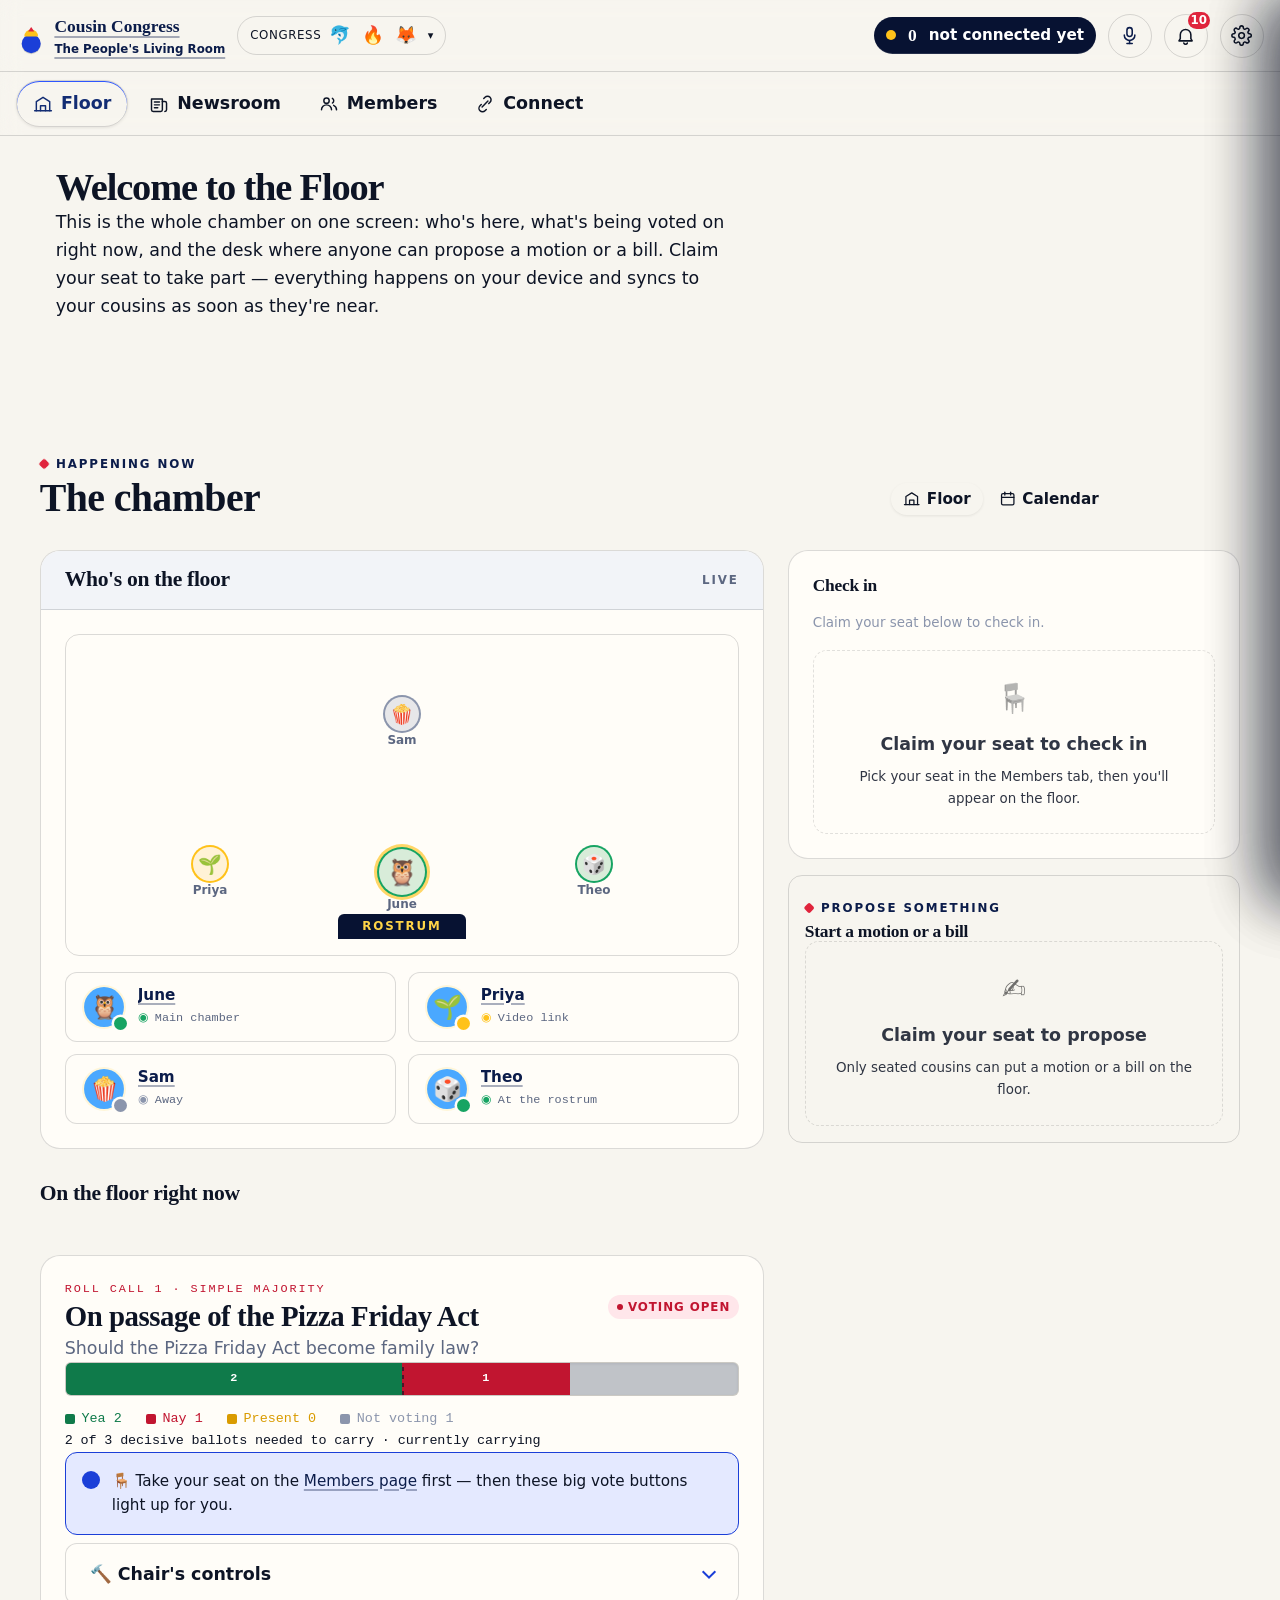
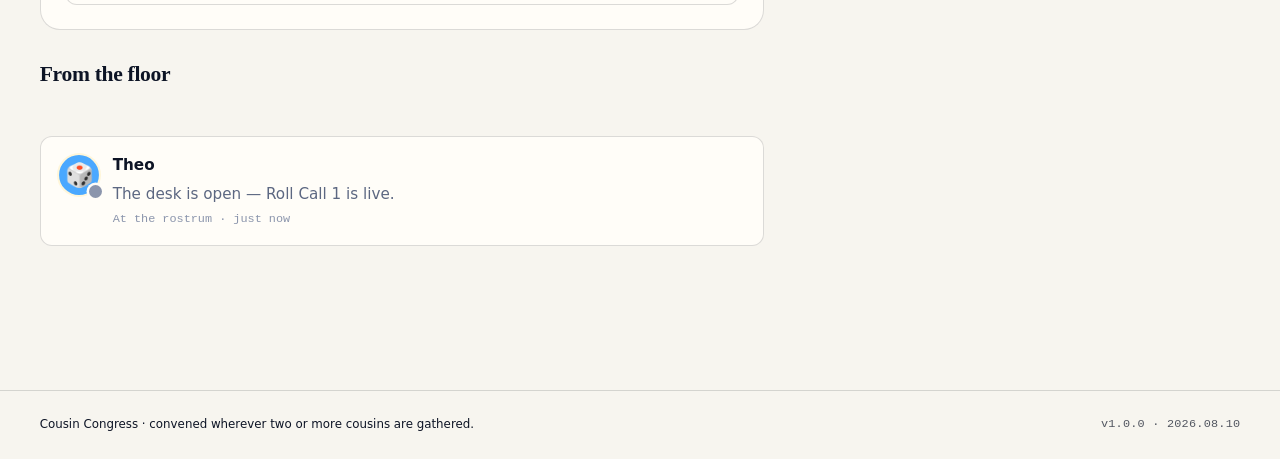
<file: index.html>
<!doctype html>
<html lang="en">
<head>
  <meta charset="utf-8">
  <meta name="viewport" content="width=device-width, initial-scale=1">
  <title>Cousin Congress · The People's Living Room</title>
  <meta name="description" content="A pocket-sized family legislature: vote, draft, and keep the record together — local-first, private, and peer-to-peer.">
  <meta name="color-scheme" content="light dark">
  <meta name="theme-color" content="#0b1c4a">
  <link rel="icon" href="data:image/svg+xml,%3Csvg%20xmlns%3D%22http%3A%2F%2Fwww.w3.org%2F2000%2Fsvg%22%20viewBox%3D%220%200%2040%2040%22%3E%3Ccircle%20cx%3D%2220%22%20cy%3D%2224.8%22%20r%3D%2212.5%22%20fill%3D%22%231b3fd8%22%2F%3E%3Cpath%20d%3D%22M11%2C15.3A9%2C9%200%200%201%2029%2C15.3Z%22%20fill%3D%22%23ffc21a%22%2F%3E%3Cpath%20d%3D%22M20%2C2.8L24%2C8.8L16%2C8.8Z%22%20fill%3D%22%23e0243c%22%2F%3E%3C%2Fsvg%3E">
  <link rel="stylesheet" href="css/tokens.css">
  <link rel="stylesheet" href="css/base.css">
  <link rel="stylesheet" href="css/layout.css">
  <link rel="stylesheet" href="css/components.css">
  <link rel="stylesheet" href="css/features.css">
  <link rel="stylesheet" href="css/connect.css">
  <link rel="stylesheet" href="css/logo.css">
  <link rel="stylesheet" href="css/pages.css">
  <link rel="stylesheet" href="css/motion.css">
  <link rel="stylesheet" href="css/emoji.css">
  <link rel="stylesheet" href="css/moderation.css">
  <link rel="stylesheet" href="css/dashboard.css">
  <link rel="stylesheet" href="css/cursor.css">
  <script type="module" src="js/app.js"></script>
</head>
<body class="app">
  <a class="u-skip" href="#main">Skip to content</a>

  <!-- toggle for the "how to connect" popover on the congress seal -->
  <input type="checkbox" id="congress-help" class="drawerin">

  <!-- ===== Top bar ===== -->
  <header class="appbar">
    <a class="appbar__brand" href="index.html" aria-label="Cousin Congress home">
      <span class="brand__mark" data-logo></span>
      <span>Cousin Congress<small>The People's Living Room</small></span>
    </a>

    <label class="appbar__congress" for="congress-help" role="button" tabindex="0"
           title="Your congress's three-emoji seal — tap for how to connect.">
      <span class="appbar__congress-label">Congress</span>
      <span class="appbar__congress-code" data-congress-code aria-label="Congress seal">· · ·</span>
      <span class="appbar__congress-caret" aria-hidden="true">▾</span>
    </label>

    <span class="appbar__spacer"></span>

    <span class="link-banner" data-link-banner>
      <span class="link-banner__dot"></span>
      <span class="link-banner__count" data-link-count>0</span>
      <span class="link-banner__text" data-link-text>on their own</span>
    </span>

    <!-- Chair-only: a gavel button that appears in the bar only once the gavel
         is unlocked on this device, opening the Chair's command center. -->
    <label class="appbar__icon appbar__icon--gavel" data-chair-only for="drawer-chair"
           title="Chair tools" aria-label="Chair tools"><svg class="ico" aria-hidden="true"><use href="#i-gavel"></use></svg></label>
    <!-- Push-to-talk sits beside the bell: both are "reach the chamber right
         now" controls, and keeping them together means one place to look. -->
    <a class="appbar__icon" href="connect.html#talkie" data-when="authed"
       title="Push to talk" aria-label="Push to talk"><svg class="ico" aria-hidden="true"><use href="#i-talkie"></use></svg></a>
    <label class="appbar__icon" for="drawer-notif" title="Notifications" aria-label="Notifications"><svg class="ico" aria-hidden="true"><use href="#i-bell"></use></svg><span data-notif-count hidden>0</span></label>
    <label class="appbar__icon" for="drawer-settings" title="Settings" aria-label="Settings"><svg class="ico" aria-hidden="true"><use href="#i-settings"></use></svg></label>
  </header>

  <!-- ===== Tabs (pure CSS) ===== -->
  <input type="radio" name="tab" id="tab-floor" class="tabin" checked>
  <input type="radio" name="tab" id="tab-news" class="tabin">
  <input type="radio" name="tab" id="tab-members" class="tabin">
  <input type="radio" name="tab" id="tab-connect" class="tabin">
  <nav class="tabbar" aria-label="Sections">
    <label for="tab-floor"><svg class="ico" aria-hidden="true"><use href="#i-floor"></use></svg>Floor</label>
    <label for="tab-news"><svg class="ico" aria-hidden="true"><use href="#i-news"></use></svg>Newsroom</label>
    <label for="tab-members"><svg class="ico" aria-hidden="true"><use href="#i-members"></use></svg>Members</label>
    <label for="tab-connect"><svg class="ico" aria-hidden="true"><use href="#i-connect"></use></svg>Connect</label>
  </nav>

  <div class="shell announce-rail" data-render="announcements"></div>

  <main class="app__main" id="main">

    <!-- ============================ FLOOR ============================ -->
    <section class="tabpanel" data-tab="floor">
      <div class="app-intro shell">
        <h1 data-enter>Welcome to the Floor</h1>
        <p data-enter style="--i:1">
          This is the whole chamber on one screen: who's here, what's being voted on
          right now, and the desk where anyone can propose a motion or a bill. Claim
          your seat to take part — everything happens on your device and syncs to your
          cousins as soon as they're near.
        </p>
      </div>

      <!-- floor / calendar mode -->
      <section class="section section--tight">
        <div class="shell">
          <input type="radio" name="mode" id="mode-floor" checked>
          <input type="radio" name="mode" id="mode-cal">
          <header class="section__head section__head--split">
            <div>
              <p class="section__eyebrow u-caps" data-reveal>Happening now</p>
              <h2 data-reveal>The chamber</h2>
            </div>
            <div class="mode-switch" role="tablist" aria-label="Floor or calendar">
              <label for="mode-floor"><svg class="ico" aria-hidden="true"><use href="#i-floor"></use></svg>Floor</label>
              <label for="mode-cal"><svg class="ico" aria-hidden="true"><use href="#i-docket"></use></svg>Calendar</label>
            </div>
          </header>

          <div class="mode-body">
            <!-- FLOOR MODE -->
            <div class="mode-pane" data-mode="floor">
              <div class="floor-grid">
                <div class="stack stack--lg">
                  <!-- presence map -->
                  <div class="panel panel--flush" data-reveal>
                    <div class="panel__head">
                      <h3 style="font-size:var(--fs-lg)">Who's on the floor</h3>
                      <span class="u-caps u-muted">Live</span>
                    </div>
                    <div class="panel__body">
                      <div class="presence-map"><div class="chamber" data-render="chamber"><div class="chamber__rostrum">Rostrum</div></div></div>
                      <div class="roster" data-render="roster" style="margin-top:var(--sp-4)">
                        <div class="skeleton" style="height:4.5rem"></div>
                      </div>
                    </div>
                  </div>

                  <!-- current votes, inline (no separate "cast your vote") -->
                  <section class="stack" data-reveal>
                    <header class="section__head"><h3 style="font-size:var(--fs-lg)">On the floor right now</h3></header>
                    <div class="stack stack--lg" data-render="openVotes"><div class="skeleton" style="height:10rem"></div></div>
                  </section>

                  <!-- status feed -->
                  <section class="stack" data-reveal>
                    <header class="section__head"><h3 style="font-size:var(--fs-lg)">From the floor</h3></header>
                    <ul class="status-feed" data-render="statusFeed"><li class="skeleton" style="height:4rem"></li></ul>
                  </section>
                </div>

                <!-- side panel: check-in + propose -->
                <aside class="floor-aside">
                  <div class="panel stack">
                    <h3 style="font-size:var(--fs-md)">Check in</h3>
                    <p class="field__hint" data-me="seat">Claim your seat below to check in.</p>
                    <div class="cluster" data-seat-only>
                      <button class="btn btn--sm" data-action="check-in" data-presence="present" data-location="Main chamber (the living room)">On the floor</button>
                      <button class="btn btn--gold btn--sm" data-action="check-in" data-presence="remote" data-location="Video link">Remote</button>
                      <button class="btn btn--ghost btn--sm" data-action="check-in" data-presence="away">Stepping out</button>
                    </div>
                    <div class="gated-card" data-seat-locked>
                      <span class="gated-card__icon">🪑</span>
                      <strong>Claim your seat to check in</strong>
                      <span class="gated-card__hint">Pick your seat in the Members tab, then you'll appear on the floor.</span>
                    </div>
                  </div>

                  <!-- propose: motion / bill switcher -->
                  <div class="propose" data-reveal="right">
                    <p class="section__eyebrow u-caps">Propose something</p>
                    <h3 style="font-size:var(--fs-md)">Start a motion or a bill</h3>
                    <div data-seat-only>
                      <div class="switcher" style="margin-top:var(--sp-3)">
                        <input class="switcher__radio" type="radio" name="propose" id="propose-motion" checked>
                        <input class="switcher__radio" type="radio" name="propose" id="propose-bill">
                        <div class="switcher__tabs" role="tablist">
                          <label class="switcher__tab" for="propose-motion">🙋 Quick motion</label>
                          <label class="switcher__tab" for="propose-bill">📜 Write a bill</label>
                        </div>
                        <div class="switcher__panels">
                          <div class="switcher__panel">
                            <form class="stack" data-action="open-vote">
                              <p class="u-muted" style="font-size:var(--fs-sm)">🔨 Calling a vote needs the Chair's password.</p>
                              <div class="field">
                                <label class="field__label" for="m-title">The question</label>
                                <input class="input" id="m-title" name="title" required maxlength="140" placeholder="Shall we order pizza tonight?">
                              </div>
                              <div class="field">
                                <label class="field__label" for="m-threshold">Passes with</label>
                                <select class="select" id="m-threshold" name="threshold">
                                  <option value="majority" selected>More than half</option>
                                  <option value="twothirds">Two-thirds</option>
                                  <option value="unanimous">Everyone</option>
                                </select>
                              </div>
                              <button class="btn btn--danger" type="submit">🔨 Put the question</button>
                            </form>
                          </div>
                          <div class="switcher__panel">
                            <form class="stack" data-action="submit-bill">
                              <div class="field">
                                <label class="field__label" for="b-title">Short title</label>
                                <input class="input" id="b-title" name="title" required maxlength="120" placeholder="The Backyard Campout Act">
                              </div>
                              <div class="field">
                                <label class="field__label" for="b-summary">What it does</label>
                                <input class="input" id="b-summary" name="summary" required maxlength="280" placeholder="One line for the tracker.">
                              </div>
                              <div class="field">
                                <label class="field__label" for="b-text">The rule itself</label>
                                <textarea class="textarea" id="b-text" name="text" required style="min-height:6rem" placeholder="SECTION 1. …"></textarea>
                              </div>
                              <button class="btn" type="submit">📜 Introduce the bill</button>
                              <p class="field__hint">Want the full studio? <a href="draft.html">Open the drafting studio →</a></p>
                            </form>
                          </div>
                        </div>
                      </div>
                    </div>
                    <div class="gated-card" data-seat-locked>
                      <span class="gated-card__icon">✍️</span>
                      <strong>Claim your seat to propose</strong>
                      <span class="gated-card__hint">Only seated cousins can put a motion or a bill on the floor.</span>
                    </div>
                  </div>

                  <!-- post a status -->
                  <form class="panel composer" data-action="post-status" data-seat-only>
                    <h3 style="font-size:var(--fs-md)">Take the floor</h3>
                    <div class="field">
                      <label class="field__label" for="status-text">Your update</label>
                      <textarea class="textarea" id="status-text" name="text" required maxlength="240" placeholder="The snack hearing is moving to the porch…" style="min-height:5rem"></textarea>
                    </div>
                    <button class="btn" type="submit">Post to the floor</button>
                  </form>
                </aside>
              </div>
            </div>

            <!-- CALENDAR MODE -->
            <div class="mode-pane" data-mode="cal">
              <div class="sidebar-layout">
                <div class="stack">
                  <div class="panel stack">
                    <h3 style="font-size:var(--fs-lg)">Quorum call</h3>
                    <div data-render="quorum"><div class="skeleton" style="height:34px"></div></div>
                  </div>
                  <ol class="timeline" data-render="docket"><li class="skeleton" style="height:4rem"></li><li class="skeleton" style="height:4rem"></li></ol>
                </div>
                <aside class="sidebar-layout__aside">
                  <form class="panel stack" data-action="add-docket" data-chair-only>
                    <h3 style="font-size:var(--fs-md)">Add to the docket</h3>
                    <div class="field"><label class="field__label" for="d-title">What</label><input class="input" id="d-title" name="title" required placeholder="Snack Committee hearing"></div>
                    <div class="field"><label class="field__label" for="d-starts">When</label><input class="input" id="d-starts" name="starts" type="datetime-local"></div>
                    <button class="btn" type="submit">Add event</button>
                  </form>
                  <div class="gated-card" data-chair-locked>
                    <span class="gated-card__icon">🔒</span>
                    <strong>Ask the Chair</strong>
                    <span class="gated-card__hint">Only the Chair sets the docket. This is what it looks like for them.</span>
                  </div>
                </aside>
              </div>
            </div>
          </div>
        </div>
      </section>
    </section>

    <!-- ============================ NEWSROOM ============================ -->
    <section class="tabpanel" data-tab="news">
      <section class="section">
        <div class="shell">
          <header class="section__head"><p class="section__eyebrow u-caps" data-reveal>The Newsroom</p><h2 data-reveal>Dispatches &amp; notes</h2></header>
          <div class="sidebar-layout">
            <div class="news-grid" data-render="news"><div class="skeleton" style="height:10rem"></div></div>
            <aside class="sidebar-layout__aside stack">
              <!-- member note: needs a seat -->
              <form class="panel stack" data-action="post-note" data-seat-only>
                <h3 style="font-size:var(--fs-md)">📝 Post a note</h3>
                <div class="field"><label class="field__label" for="n-title">Headline</label><input class="input" id="n-title" name="title" required maxlength="120"></div>
                <div class="field"><label class="field__label" for="n-body">Your note</label><textarea class="textarea" id="n-body" name="body" required style="min-height:6rem"></textarea></div>
                <button class="btn" type="submit">Post to the board</button>
              </form>
              <div class="gated-card" data-seat-locked>
                <span class="gated-card__icon">📝</span><strong>Claim your seat to post</strong>
                <span class="gated-card__hint">Cousins with a seat can post notes to the board.</span>
              </div>

              <!-- official dispatch + announcement: Chair only -->
              <form class="panel stack" data-action="post-news" data-chair-only>
                <h3 style="font-size:var(--fs-md)">📰 Official dispatch</h3>
                <div class="field"><label class="field__label" for="dn-title">Headline</label><input class="input" id="dn-title" name="title" required maxlength="120"></div>
                <div class="field"><label class="field__label" for="dn-body">Story</label><textarea class="textarea" id="dn-body" name="body" required style="min-height:5rem"></textarea></div>
                <button class="btn" type="submit">Publish dispatch</button>
              </form>
              <form class="panel stack" data-action="post-announcement" data-chair-only>
                <h3 style="font-size:var(--fs-md)">📣 Announce to everyone</h3>
                <p class="u-muted" style="font-size:var(--fs-xs)">Reaches every device, seated or not.</p>
                <div class="field"><label class="field__label" for="a-text">Message</label><input class="input" id="a-text" name="text" required maxlength="200"></div>
                <button class="btn" type="submit">Announce</button>
              </form>
              <div class="gated-card" data-chair-locked>
                <span class="gated-card__icon">🔒</span><strong>Ask the Chair</strong>
                <span class="gated-card__hint">Official dispatches and chamber-wide announcements come from the Chair.</span>
              </div>
            </aside>
          </div>
        </div>
      </section>
    </section>

    <!-- ============================ MEMBERS ============================ -->
    <section class="tabpanel" data-tab="members">
      <section class="section">
        <div class="shell">
          <header class="section__head"><p class="section__eyebrow u-caps" data-reveal>The Members</p><h2 data-reveal>Who's in the family congress</h2></header>
          <div class="grid grid--3" id="directory" data-filter-scope data-render="directory">
            <div class="skeleton" style="height:8rem"></div><div class="skeleton" style="height:8rem"></div><div class="skeleton" style="height:8rem"></div>
          </div>
        </div>
      </section>

      <section class="section section--sunken">
        <div class="shell">
          <header class="section__head"><p class="section__eyebrow u-caps" data-reveal>The Chair's office</p><h2 data-reveal>Run the roster</h2></header>
          <div class="sidebar-layout">
            <form class="panel stack" data-action="add-member" data-chair-only>
              <h3 style="font-size:var(--fs-md)">Enrol a cousin</h3>
              <div class="field"><label class="field__label" for="mm-name">Name</label><input class="input" id="mm-name" name="name" required maxlength="60"></div>
              <div class="field"><label class="field__label" for="mm-icon">Emoji</label><input class="input" id="mm-icon" name="icon" maxlength="8" placeholder="🧒"></div>
              <label class="cluster" style="font-size:var(--fs-sm)"><input type="checkbox" name="canTalk" checked> Can use the talkie</label>
              <label class="cluster" style="font-size:var(--fs-sm)"><input type="checkbox" name="canChat"> Can use chat</label>
              <button class="btn" type="submit">Enrol member</button>
            </form>
            <div class="gated-card" data-chair-locked>
              <span class="gated-card__icon">🔒</span><strong>Ask the Chair</strong>
              <span class="gated-card__hint">Enrolling members, clearing example data, and moderation live with the Chair. Open Settings ⚙️ to unlock the gavel.</span>
            </div>
            <aside class="sidebar-layout__aside stack" data-chair-only>
              <div class="panel stack">
                <h3 style="font-size:var(--fs-md)">Officers &amp; committees</h3>
                <div class="rows" data-render="provision"></div>
                <button class="btn btn--ghost btn--sm" data-action="clear-demo">🧹 Clear the example data</button>
              </div>
            </aside>
          </div>
        </div>
      </section>
    </section>

    <!-- ============================ CONNECT ============================ -->
    <section class="tabpanel" data-tab="connect">
      <div data-connect>
        <section class="section">
          <div class="shell">
            <header class="section__head"><p class="section__eyebrow u-caps" data-reveal>Connect &amp; talk</p><h2 data-reveal>Link your devices</h2></header>
            <p class="notice notice--warn" style="margin-top:var(--sp-3)" data-boot-error hidden></p>
            <div class="connect-choices">
              <div class="connect-card" data-reveal="left">
                <span class="connect-card__icon" aria-hidden="true">📷</span>
                <h3>Scan a code</h3>
                <p class="u-muted">Point your camera at a cousin's screen.</p>
                <button class="btn btn--lg" data-action="start-scan" type="button">Start scanning</button>
                <div class="scanner" data-scanner hidden><video playsinline muted></video><div class="scanner__reticle"></div></div>
                <button class="btn btn--ghost btn--sm" data-action="stop-scan" type="button">Stop scanning</button>
                <div class="field" style="width:100%">
                  <label class="field__label" for="code-file">Or upload a picture of a code</label>
                  <input type="file" id="code-file" data-code-file accept="image/*">
                </div>
                <div data-reply-frame class="qr-frame"></div>
                <div class="stack" data-answer-out-wrap hidden style="width:100%">
                  <label class="field__label" for="answer-out">Send this reply back</label>
                  <textarea class="textarea code-box" id="answer-out" data-answer-out readonly rows="3"></textarea>
                  <button class="btn btn--gold btn--sm" data-action="copy" data-copy-from="#answer-out" type="button">📋 Copy the reply</button>
                </div>
              </div>
              <div class="connect-card" data-reveal="right">
                <span class="connect-card__icon" aria-hidden="true">📱</span>
                <h3>Show my code</h3>
                <p class="u-muted">Your cousin scans this, or you send it in any chat.</p>
                <button class="btn btn--lg" data-action="show-code" type="button">Show my code</button>
                <div class="qr-frame" data-qr-frame></div>
                <label class="cluster" style="font-size:var(--fs-xs)"><input type="checkbox" data-card-toggle> Pretty Seal Card (instead of a plain QR)</label>
                <div class="stack" data-code-out hidden style="width:100%">
                  <label class="field__label" for="code-text">Send this to your cousin</label>
                  <textarea class="textarea code-box" id="code-text" data-code-text readonly rows="3"></textarea>
                  <button class="btn btn--ghost btn--sm" data-action="copy" data-copy-from="#code-text" type="button">📋 Copy the code</button>
                  <label class="field__label" for="answer-box">Paste their reply here</label>
                  <textarea class="textarea code-box" id="answer-box" data-answer-box rows="3" placeholder="Paste the reply code…"></textarea>
                  <button class="btn" data-action="finish-pair" type="button">🤝 Finish pairing</button>
                </div>
              </div>
            </div>
          </div>
        </section>

        <section class="section section--sunken">
          <div class="shell">
            <header class="section__head"><p class="section__eyebrow u-caps" data-reveal>Right now</p><h2 data-reveal>Who's connected</h2></header>
            <div class="peers" data-peer-list data-reveal><p class="empty">No devices connected yet. Show your code, or scan a cousin's.</p></div>
          </div>
        </section>

        <!-- walkie-talkie lives in Connect -->
        <section class="section" id="talkie">
          <div class="shell u-center stack" style="justify-items:center">
            <p class="section__eyebrow u-caps" data-reveal>📻 Talkie</p>
            <h2 data-reveal>Push to talk</h2>
            <p class="u-muted" data-reveal style="max-width:44ch;text-align:center">Hold the button, say your piece, let go. Every connected cousin hears it live.</p>
            <div class="walkie" data-reveal="scale">
              <button class="ptt" data-ptt type="button" data-transmitting="false">Talk<small>Hold to talk</small></button>
              <div class="walkie__status" data-walkie-status>Hold the button to talk.</div>
            </div>
          </div>
        </section>

        <section class="section section--sunken" id="chat">
          <div class="shell">
            <header class="section__head"><p class="section__eyebrow u-caps" data-reveal>💬 Chat</p><h2 data-reveal>Chamber chat</h2><p class="u-muted" data-reveal>The Chair switches chat on per cousin. <span data-chat-note></span></p></header>
            <div class="chat" data-reveal>
              <div class="chat__log" data-chat-log><p class="empty">No messages yet.</p></div>
              <form class="chat__form" data-action="chat-send"><input class="input" id="chat-input" name="text" maxlength="500" placeholder="Say something…" autocomplete="off"><button class="btn" type="submit">Send</button></form>
            </div>
          </div>
        </section>
      </div>
    </section>
  </main>

  <!-- The build label lives on every page: "which version are you on?" is the
       first question when a chamber behaves oddly, and a local-first app gets
       copied around enough that the answer is rarely obvious. -->
  <footer class="home-foot">
    <div class="shell home-foot__inner">
      <span>Cousin Congress · convened wherever two or more cousins are gathered.</span>
      <span class="u-mono colophon__version" data-version title="Build version">v—</span>
    </div>
  </footer>

  <!-- ===== Notifications drawer ===== -->
  <input type="checkbox" id="drawer-notif" class="drawerin">
  <label class="drawer-scrim" for="drawer-notif" aria-hidden="true"></label>
  <aside class="drawer drawer--notif" aria-label="Notifications">
    <div class="drawer__head">
      <h2 style="font-size:var(--fs-lg)">🔔 Notifications</h2>
      <label class="drawer__close" for="drawer-notif" aria-label="Close">✕</label>
    </div>
    <div class="cluster">
      <button class="btn btn--ghost btn--sm" data-action="notif-enable">Enable pop-ups</button>
      <button class="btn btn--ghost btn--sm" data-action="notif-read-all">Mark all read</button>
    </div>
    <div data-render="notifications"><p class="empty">Nothing yet.</p></div>
  </aside>

  <!-- ===== Settings drawer ===== -->
  <input type="checkbox" id="drawer-settings" class="drawerin">
  <label class="drawer-scrim" for="drawer-settings" aria-hidden="true"></label>
  <aside class="drawer drawer--settings" aria-label="Settings">
    <div class="drawer__head">
      <h2 style="font-size:var(--fs-lg)">⚙️ Settings</h2>
      <label class="drawer__close" for="drawer-settings" aria-label="Close">✕</label>
    </div>

    <div class="panel stack">
      <h3 style="font-size:var(--fs-md)">This device</h3>
      <button class="btn btn--ghost btn--sm" data-action="theme" aria-pressed="false">🌙 Night session</button>
      <p class="field__hint">Signed in as <strong data-me="name">a visitor</strong>.</p>
    </div>

    <div class="panel stack">
      <h3 style="font-size:var(--fs-md)">🔨 The gavel</h3>
      <p class="field__hint">The Chair runs votes, the roster, the docket, moderation and data. Unlock it here.</p>
      <button class="btn btn--sm" data-action="chair-pin">🔨 Unlock / change the Chair's password</button>
    </div>

    <!-- Chair sees a shortcut to their command center (the 🔨 drawer). -->
    <div class="panel stack" data-chair-only>
      <h3 style="font-size:var(--fs-md)">🔨 Chair tools</h3>
      <p class="field__hint">Your command center — moderation, live connections, security, data. Also on the 🔨 button up top.</p>
      <label class="btn btn--sm" for="drawer-chair">Open Chair tools</label>
    </div>
    <div class="gated-card" data-chair-locked>
      <span class="gated-card__icon">🔒</span>
      <strong>Ask the Chair</strong>
      <span class="gated-card__hint">Moderation, live connections, the security dashboard and the data explorer are the Chair's. Unlock the gavel above if that's you.</span>
    </div>

    <details class="tech">
      <summary>For the curious — how the record moves</summary>
      <div class="tech__body stack">
        <div class="eventlog" data-eventlog></div>
        <pre class="wire" data-wire-format></pre>
        <div class="cluster" style="padding-top:var(--sp-3);border-top:1px dashed var(--line)">
          <button class="btn btn--ghost btn--sm" data-action="force-sweep">🔄 Sync now</button>
          <button class="btn btn--ghost btn--sm" data-action="export-log">💾 Save a copy</button>
          <button class="btn btn--ghost btn--sm" data-action="import-log">📂 Load a copy</button>
          <input type="file" id="import-file" accept="application/json,.json" class="u-visually-hidden" aria-label="Import a saved chamber record">
          <button class="btn btn--danger btn--sm" data-action="reset-replica">🧹 Erase this device</button>
        </div>
      </div>
    </details>
  </aside>

  <!-- ===== Chair command center (opens from the 🔨 button, Chair only) ===== -->
  <input type="checkbox" id="drawer-chair" class="drawerin">
  <label class="drawer-scrim" for="drawer-chair" aria-hidden="true"></label>
  <aside class="drawer drawer--chair" aria-label="Chair tools">
    <div class="drawer__head">
      <h2 style="font-size:var(--fs-lg)">🔨 Chair tools</h2>
      <label class="drawer__close" for="drawer-chair" aria-label="Close">✕</label>
    </div>
    <p class="u-muted" style="font-size:var(--fs-sm)">Everything only the Chair can do — running the chamber, moderating cousins, watching connections, and pruning the record.</p>
    <div data-chair-dashboard></div>
  </aside>

  <!-- ===== "How to connect" popover, anchored to the congress seal ===== -->
  <label class="drawer-scrim congress-scrim" for="congress-help" aria-hidden="true"></label>
  <div class="congress-pop" role="dialog" aria-label="How to connect to a congress">
    <div class="congress-pop__head">
      <strong>Your congress <span class="appbar__congress-code" data-congress-code>· · ·</span></strong>
      <label class="drawer__close" for="congress-help" aria-label="Close">✕</label>
    </div>
    <p>Those three emoji are your congress's <strong>secret handshake</strong>. Everyone
       connected to the same congress sees the <strong>same three</strong> — that's how you
       know you're all in the same room.</p>
    <ol class="congress-pop__steps">
      <li>Open the <strong>🔗 Connect</strong> tab.</li>
      <li>One cousin taps <strong>Show my code</strong>; the other taps <strong>Scan a code</strong>
          (or pastes it in).</li>
      <li>Send the <strong>reply code</strong> back the same way to finish.</li>
      <li>Once you're linked, you'll <strong>both show the same three emoji</strong> up here. 🎉</li>
    </ol>
    <p class="u-muted" style="font-size:var(--fs-xs)">
      Different emoji after connecting? You joined <em>different</em> congresses — re-pair using
      <em>one</em> person's code so everyone lands in the same one.
    </p>
    <label class="btn btn--sm" for="tab-connect">🔗 Take me to Connect</label>
  </div>

  <div class="cursor" aria-hidden="true">
    <div class="cursor__lag">
      <span class="cursor__ring"></span><span class="cursor__square"></span><span class="cursor__tri"></span><span class="cursor__bar"></span><span class="cursor__label"></span>
    </div>
    <div class="cursor__dot"></div>
  </div>
</body>
</html>
</file>
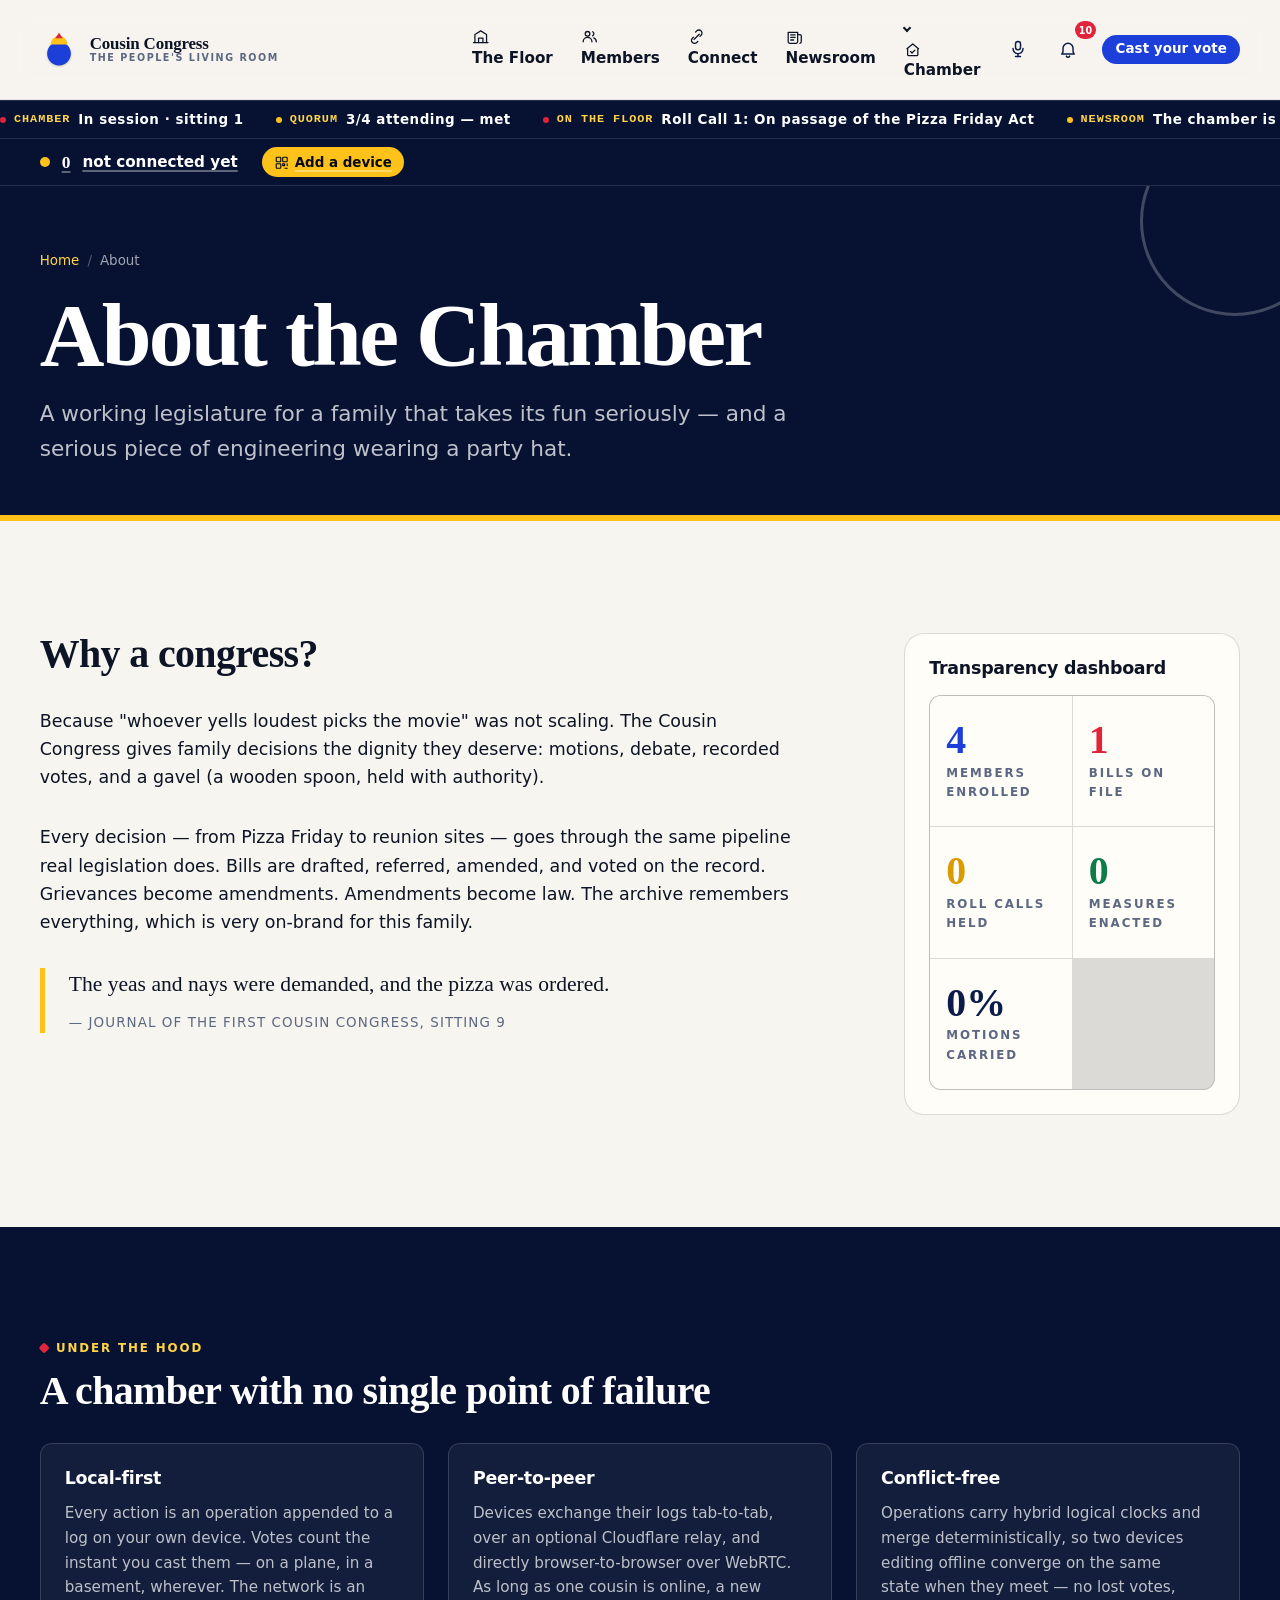
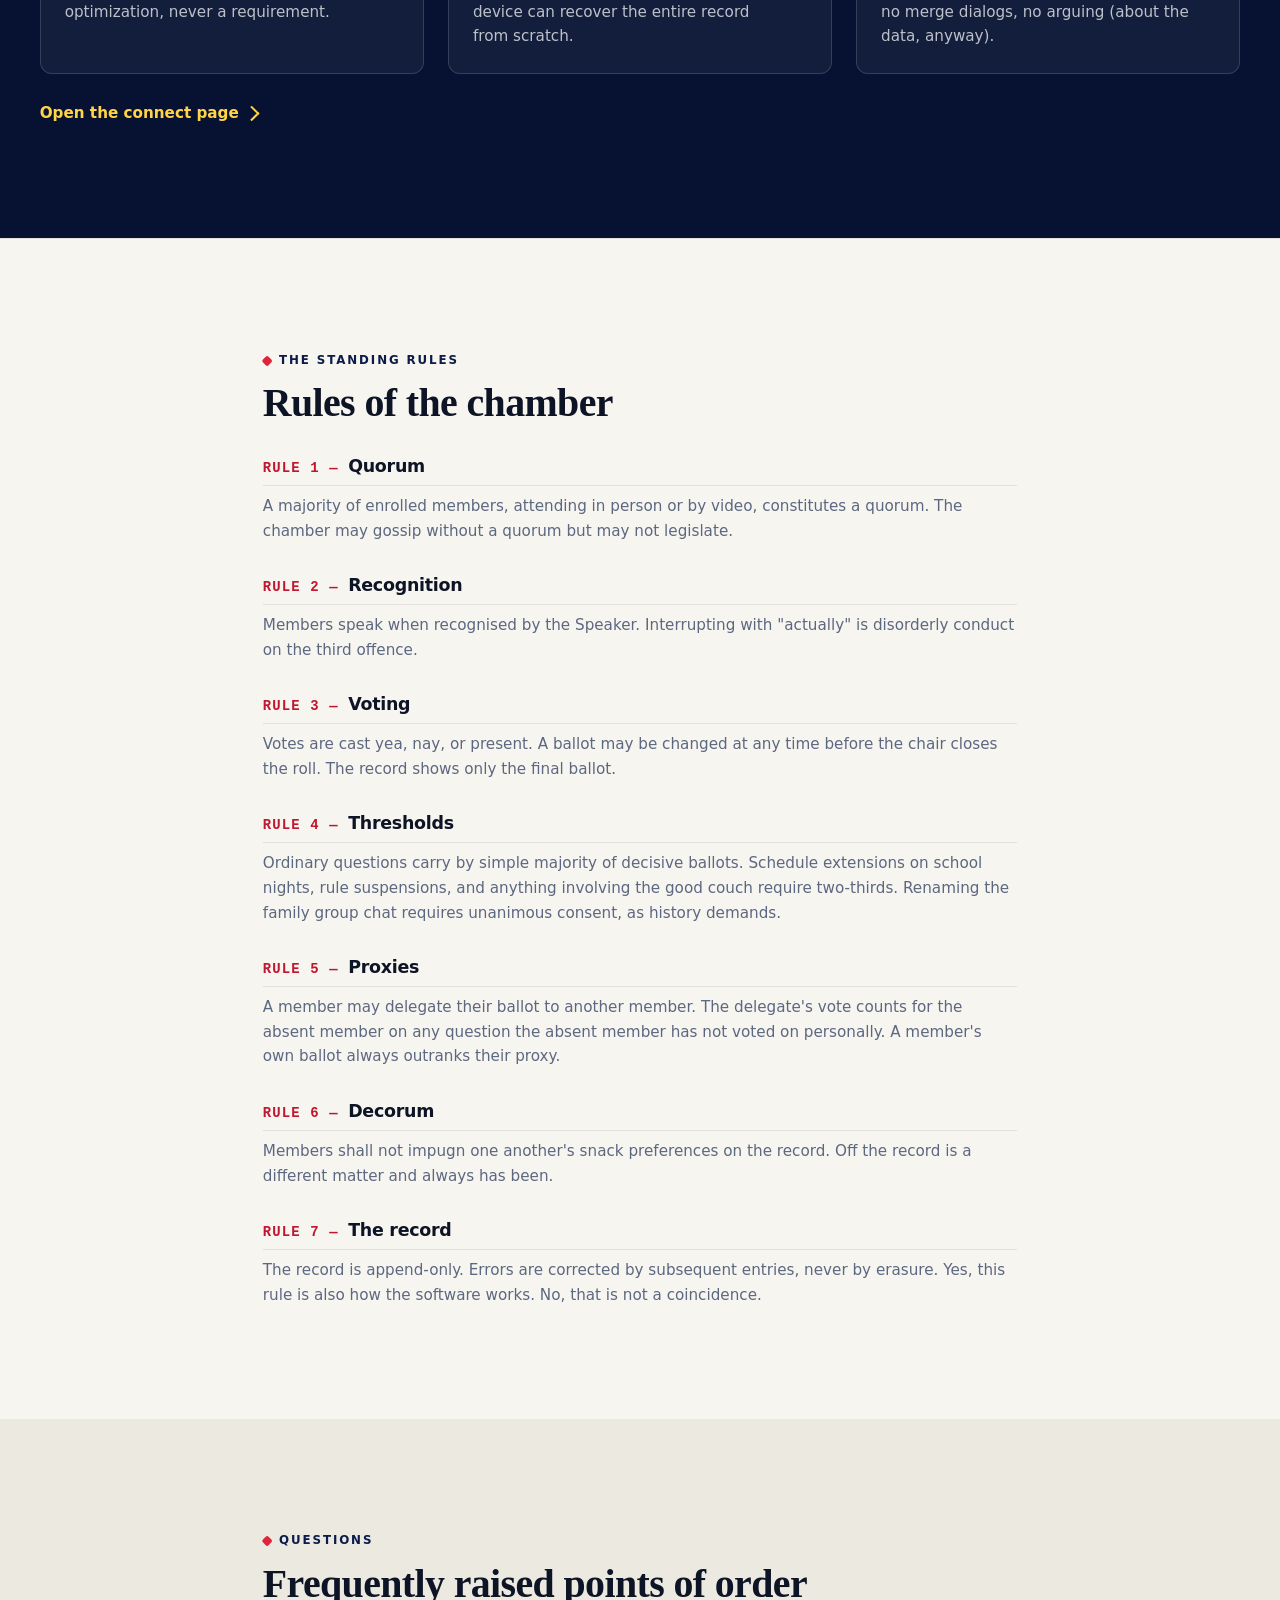
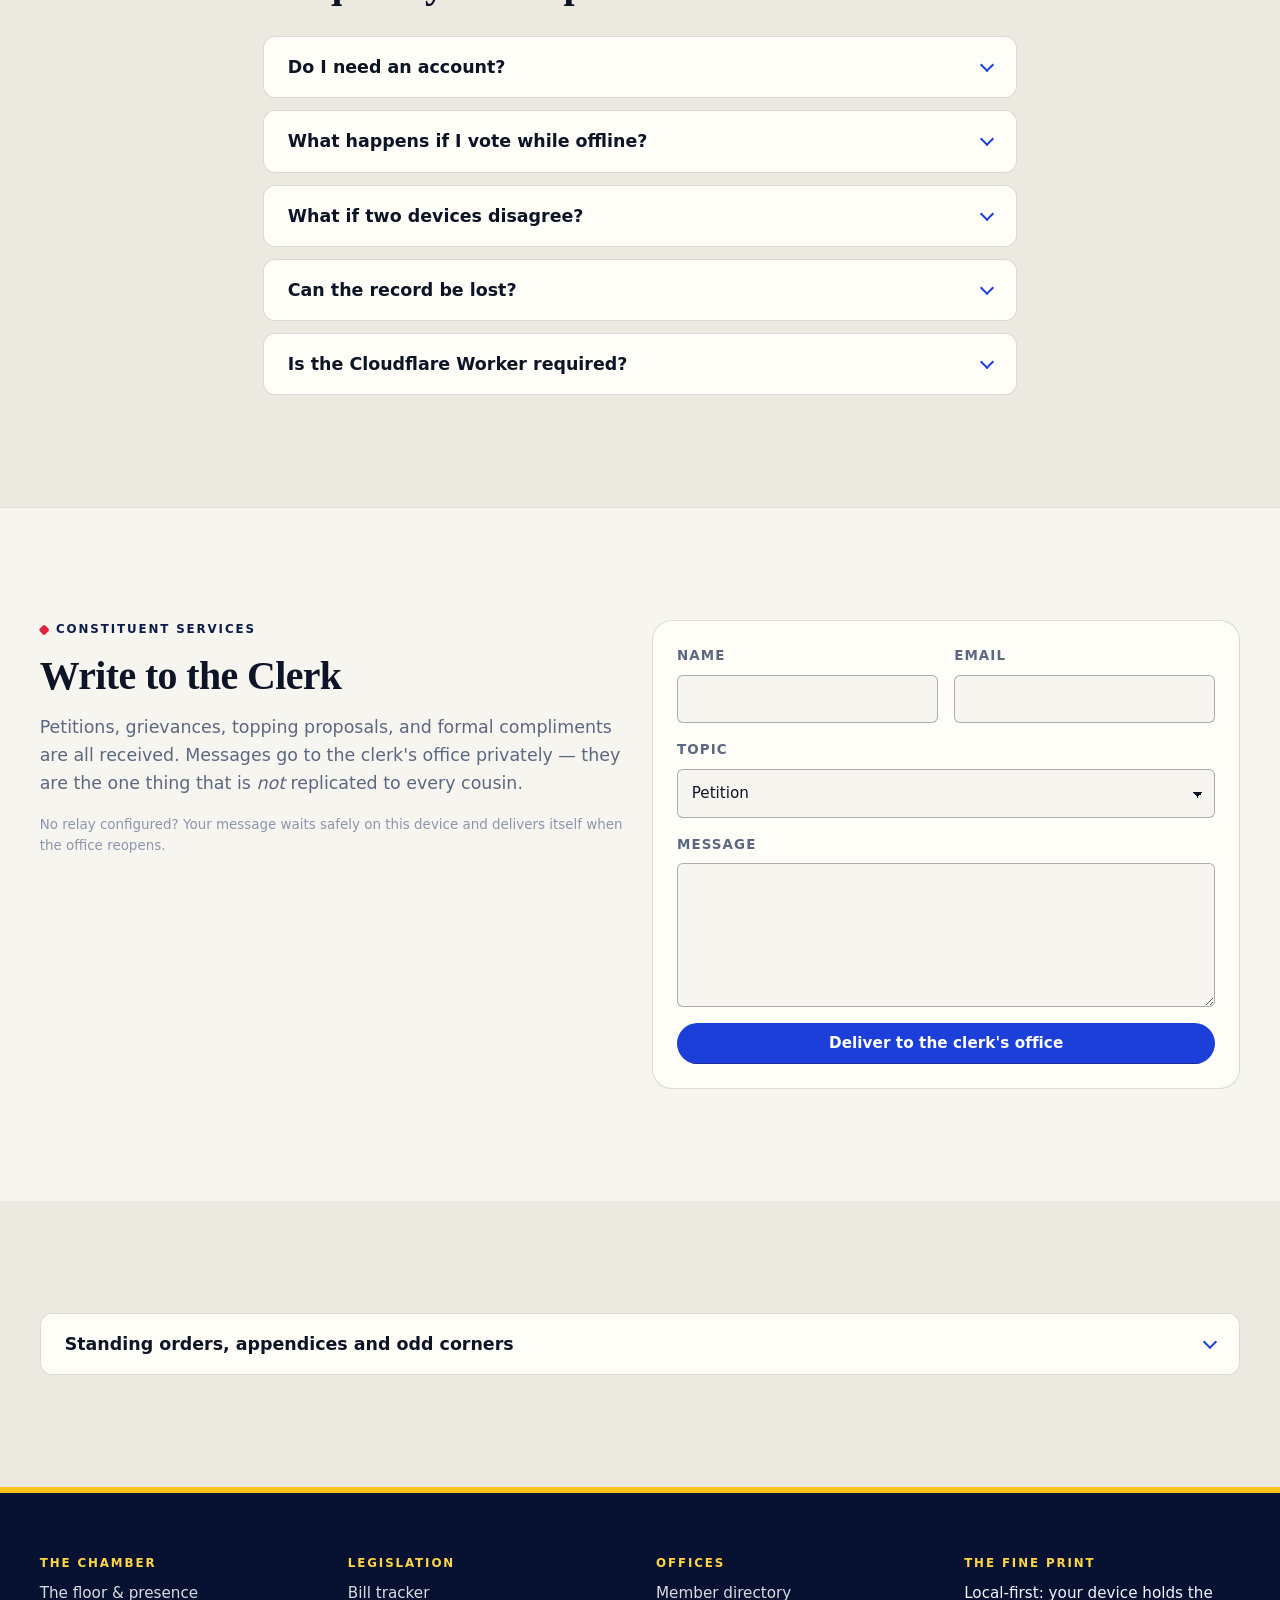
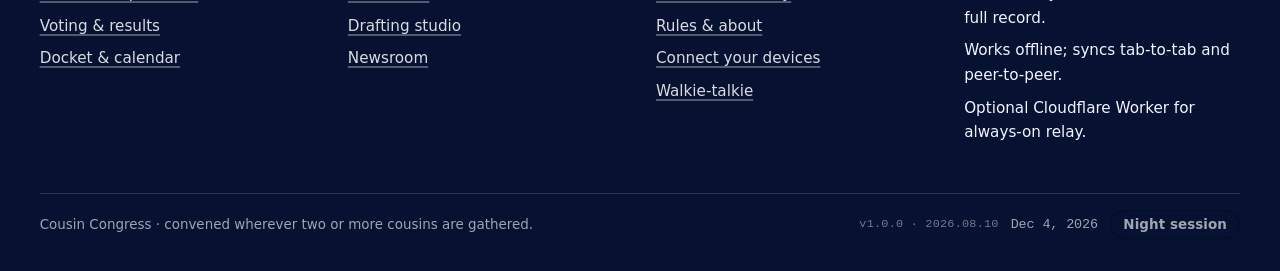
<file: about.html>
<!doctype html>
<html lang="en">
<head>
  <meta charset="utf-8">
  <meta name="viewport" content="width=device-width, initial-scale=1">
  <title>About & Rules · Cousin Congress</title>
  <meta name="description" content="What the Cousin Congress is, the standing rules of the chamber, how the local-first record works, and how to reach the clerk.">
  <meta name="color-scheme" content="light dark">
  <meta name="theme-color" content="#0b1c4a">
  <link rel="icon" href="data:image/svg+xml,%3Csvg%20xmlns%3D%22http%3A%2F%2Fwww.w3.org%2F2000%2Fsvg%22%20viewBox%3D%220%200%2040%2040%22%3E%3Ccircle%20cx%3D%2220%22%20cy%3D%2224.8%22%20r%3D%2212.5%22%20fill%3D%22%231b3fd8%22%2F%3E%3Cpath%20d%3D%22M11%2C15.3A9%2C9%200%200%201%2029%2C15.3Z%22%20fill%3D%22%23ffc21a%22%2F%3E%3Cpath%20d%3D%22M20%2C2.8L24%2C8.8L16%2C8.8Z%22%20fill%3D%22%23e0243c%22%2F%3E%3C%2Fsvg%3E">
  <link rel="stylesheet" href="css/tokens.css">
  <link rel="stylesheet" href="css/base.css">
  <link rel="stylesheet" href="css/layout.css">
  <link rel="stylesheet" href="css/components.css">
  <link rel="stylesheet" href="css/features.css">
  <link rel="stylesheet" href="css/connect.css">
  <link rel="stylesheet" href="css/logo.css">
  <link rel="stylesheet" href="css/pages.css">
  <link rel="stylesheet" href="css/motion.css">
  <link rel="stylesheet" href="css/emoji.css">
  <link rel="stylesheet" href="css/moderation.css">
  <link rel="stylesheet" href="css/cursor.css">
  <script type="module" src="js/app.js"></script>
</head>
<body>
  <a class="u-skip" href="#main">Skip to content</a>
  <div class="progress-rail" aria-hidden="true"><div class="progress-rail__bar"></div></div>

  <input type="checkbox" class="nav-toggle" id="nav-toggle" aria-label="Open the menu">

  <header class="masthead">
    <div class="shell shell--wide masthead__inner">
      <a class="brand" href="index.html" aria-label="Cousin Congress home">
        <span class="brand__mark" data-logo></span>
        <span class="brand__wordmark">
          <span class="brand__name">Cousin Congress</span>
          <span class="brand__sub">The People's Living Room</span>
        </span>
      </a>

      <label class="nav-burger" for="nav-toggle" aria-hidden="true">
        <span class="nav-burger__bars"></span>
      </label>

      <nav class="nav" aria-label="Primary">
        <a class="nav__link" href="floor.html"><svg class="ico" aria-hidden="true" focusable="false"><use href="#i-floor"></use></svg>The Floor</a>
        <a class="nav__link" href="members.html"><svg class="ico" aria-hidden="true" focusable="false"><use href="#i-members"></use></svg>Members</a>
        <a class="nav__link" href="connect.html"><svg class="ico" aria-hidden="true" focusable="false"><use href="#i-connect"></use></svg>Connect</a>
        <a class="nav__link" href="news.html"><svg class="ico" aria-hidden="true" focusable="false"><use href="#i-news"></use></svg>Newsroom</a>
        <!-- Voting, the bill tracker, drafting and the docket are all tabs of the
             Floor now, so this menu points into it rather than away from it.
             Every entry is a same-page tab except About, which stays a page. -->
        <div class="nav__group">
          <a class="nav__link" href="floor.html#votes"><svg class="ico" aria-hidden="true" focusable="false"><use href="#i-votes"></use></svg>Chamber</a>
          <ul class="nav__menu">
            <li><a href="floor.html#votes">Voting <small>Cast a ballot, watch the tally</small></a></li>
            <li><a href="floor.html#bills">Bill tracker <small>Every measure on file</small></a></li>
            <li><a href="floor.html#now">Drafting desk <small>Write and introduce a bill</small></a></li>
            <li><a href="floor.html#docket">Docket <small>The order of business</small></a></li>
            <li><a href="about.html">About &amp; rules <small>How the chamber works</small></a></li>
          </ul>
        </div>
        <span class="nav__tools">
          <a class="nav__icon" href="connect.html#talkie" data-when="authed" aria-label="Push to talk" title="Push to talk"><svg class="ico" aria-hidden="true" focusable="false"><use href="#i-talkie"></use></svg></a>
          <a class="nav__icon notif-bell" href="connect.html#notifications" aria-label="Notifications" title="Notifications"><svg class="ico" aria-hidden="true" focusable="false"><use href="#i-bell"></use></svg><span data-notif-count hidden>0</span></a>
        </span>
        <a class="btn btn--sm nav__cta" href="floor.html#votes">Cast your vote</a>
      </nav>
    </div>
  </header>

  <div class="page-body">
    <div class="ticker" aria-label="Chamber ticker">
      <div class="ticker__track" data-render="ticker">
        <span class="ticker__item ticker__item--live"><span class="ticker__label">Chamber</span>In session · sitting 14</span>
        <span class="ticker__item"><span class="ticker__label">On the floor</span>Roll Call 31: the Pizza Friday Establishment Act</span>
        <span class="ticker__item"><span class="ticker__label">Up next</span>Snack Committee hearing · the kitchen</span>
        <span aria-hidden="true" style="display:contents">
          <span class="ticker__item ticker__item--live"><span class="ticker__label">Chamber</span>In session · sitting 14</span>
          <span class="ticker__item"><span class="ticker__label">On the floor</span>Roll Call 31: the Pizza Friday Establishment Act</span>
          <span class="ticker__item"><span class="ticker__label">Up next</span>Snack Committee hearing · the kitchen</span>
        </span>
      </div>
    </div>

    <a class="link-banner" data-link-banner href="pair.html" title="Devices connected — tap to add one">
      <span class="link-banner__dot"></span>
      <span class="link-banner__count" data-link-count>0</span>
      <span class="link-banner__text" data-link-text>not connected</span>
      <span class="link-banner__seal" data-congress-seal aria-hidden="true"></span>
      <span class="link-banner__cta" data-link-cta><svg class="ico" aria-hidden="true" focusable="false"><use href="#i-qr"></use></svg>Add a device</span>
    </a>

    <div class="shell announce-rail" data-render="announcements"></div>

    <main id="main">
      <header class="page-head">
        <div class="deco deco--circle deco--a" data-parallax="spin" aria-hidden="true"></div>
        <div class="shell">
          <ol class="crumbs"><li><a href="index.html">Home</a></li><li>About</li></ol>
          <h1 data-enter>About the Chamber</h1>
          <p class="page-head__lede" data-enter style="--i:1">
            A working legislature for a family that takes its fun seriously —
            and a serious piece of engineering wearing a party hat.
          </p>
        </div>
      </header>

      <!-- Mission -->
      <section class="section">
        <div class="shell">
          <div class="sidebar-layout">
            <div class="stack stack--lg u-prose">
              <h2 data-reveal>Why a congress?</h2>
              <p data-reveal>Because "whoever yells loudest picks the movie" was not scaling.
                The Cousin Congress gives family decisions the dignity they deserve: motions,
                debate, recorded votes, and a gavel (a wooden spoon, held with authority).</p>
              <p data-reveal>Every decision — from Pizza Friday to reunion sites — goes through
                the same pipeline real legislation does. Bills are drafted, referred, amended,
                and voted on the record. Grievances become amendments. Amendments become law.
                The archive remembers everything, which is very on-brand for this family.</p>
              <blockquote class="quote" data-reveal>
                The yeas and nays were demanded, and the pizza was ordered.
                <cite>— Journal of the First Cousin Congress, Sitting 9</cite>
              </blockquote>
            </div>

            <aside class="sidebar-layout__aside">
              <div class="panel stack" data-reveal="right">
                <h3 style="font-size:var(--fs-md);font-family:var(--font-body);font-weight:700">Transparency dashboard</h3>
                <div class="kpi-rail" style="grid-template-columns:1fr 1fr" data-render="kpis">
                  <div class="kpi"><span class="kpi__value">—</span><span class="kpi__label">Members</span></div>
                  <div class="kpi"><span class="kpi__value">—</span><span class="kpi__label">Bills</span></div>
                </div>
              </div>
            </aside>
          </div>
        </div>
      </section>

      <!-- How it runs -->
      <section class="section section--ink">
        <div class="shell">
          <header class="section__head">
            <p class="section__eyebrow u-caps" data-reveal>Under the hood</p>
            <h2 data-reveal>A chamber with no single point of failure</h2>
          </header>
          <div class="grid grid--3">
            <div class="card" data-reveal style="--i:0;background:rgb(255 255 255 / 0.05);border-color:rgb(255 255 255 / 0.15)">
              <h3 class="card__title" style="font-size:var(--fs-md);font-family:var(--font-body);color:#fff">Local-first</h3>
              <p style="font-size:var(--fs-sm);color:rgb(255 255 255 / 0.72)">Every action is an
                operation appended to a log on your own device. Votes count the instant you cast
                them — on a plane, in a basement, wherever. The network is an optimization,
                never a requirement.</p>
            </div>
            <div class="card" data-reveal style="--i:1;background:rgb(255 255 255 / 0.05);border-color:rgb(255 255 255 / 0.15)">
              <h3 class="card__title" style="font-size:var(--fs-md);font-family:var(--font-body);color:#fff">Peer-to-peer</h3>
              <p style="font-size:var(--fs-sm);color:rgb(255 255 255 / 0.72)">Devices exchange
                their logs tab-to-tab, over an optional Cloudflare relay, and directly
                browser-to-browser over WebRTC. As long as one cousin is online, a new device
                can recover the entire record from scratch.</p>
            </div>
            <div class="card" data-reveal style="--i:2;background:rgb(255 255 255 / 0.05);border-color:rgb(255 255 255 / 0.15)">
              <h3 class="card__title" style="font-size:var(--fs-md);font-family:var(--font-body);color:#fff">Conflict-free</h3>
              <p style="font-size:var(--fs-sm);color:rgb(255 255 255 / 0.72)">Operations carry
                hybrid logical clocks and merge deterministically, so two devices editing offline
                converge on the same state when they meet — no lost votes, no merge dialogs,
                no arguing (about the data, anyway).</p>
            </div>
          </div>
          <p style="margin-top:var(--sp-5)" data-reveal>
            <a class="link-arrow" href="connect.html">Open the connect page</a>
          </p>
        </div>
      </section>

      <!-- Rules -->
      <section class="section">
        <div class="shell shell--prose">
          <header class="section__head">
            <p class="section__eyebrow u-caps" data-reveal>The standing rules</p>
            <h2 data-reveal>Rules of the chamber</h2>
          </header>
          <div class="doc">
            <h3 data-reveal>Quorum</h3>
            <p data-reveal>A majority of enrolled members, attending in person or by video,
              constitutes a quorum. The chamber may gossip without a quorum but may not legislate.</p>
            <h3 data-reveal>Recognition</h3>
            <p data-reveal>Members speak when recognised by the Speaker. Interrupting with
              "actually" is disorderly conduct on the third offence.</p>
            <h3 data-reveal>Voting</h3>
            <p data-reveal>Votes are cast yea, nay, or present. A ballot may be changed at any
              time before the chair closes the roll. The record shows only the final ballot.</p>
            <h3 data-reveal>Thresholds</h3>
            <p data-reveal>Ordinary questions carry by simple majority of decisive ballots.
              Schedule extensions on school nights, rule suspensions, and anything involving the
              good couch require two-thirds. Renaming the family group chat requires unanimous
              consent, as history demands.</p>
            <h3 data-reveal>Proxies</h3>
            <p data-reveal>A member may delegate their ballot to another member. The delegate's
              vote counts for the absent member on any question the absent member has not voted
              on personally. A member's own ballot always outranks their proxy.</p>
            <h3 data-reveal>Decorum</h3>
            <p data-reveal>Members shall not impugn one another's snack preferences on the record.
              Off the record is a different matter and always has been.</p>
            <h3 data-reveal>The record</h3>
            <p data-reveal>The record is append-only. Errors are corrected by subsequent entries,
              never by erasure. Yes, this rule is also how the software works. No, that is not a
              coincidence.</p>
          </div>
        </div>
      </section>

      <!-- FAQ -->
      <section class="section section--sunken">
        <div class="shell shell--prose">
          <header class="section__head">
            <p class="section__eyebrow u-caps" data-reveal>Questions</p>
            <h2 data-reveal>Frequently raised points of order</h2>
          </header>

          <details class="disclosure" data-reveal>
            <summary>Do I need an account?</summary>
            <div class="disclosure__body"><p>No. You claim a seat from the member roster on the
              device you use, and that device signs its entries. The chamber runs on trust and
              version vectors, roughly in that order.</p></div>
          </details>
          <details class="disclosure" data-reveal>
            <summary>What happens if I vote while offline?</summary>
            <div class="disclosure__body"><p>Your ballot is recorded on your device immediately
              and replicated when you next meet any other device — a peer, a tab, or the relay.
              The tally everyone sees updates at that moment, credited at full value.</p></div>
          </details>
          <details class="disclosure" data-reveal>
            <summary>What if two devices disagree?</summary>
            <div class="disclosure__body"><p>They can't, for long. All operations carry logical
              timestamps and merge in the same order everywhere. For a single member's ballot on
              a single question, the latest cast wins — the same rule the floor uses in person.</p></div>
          </details>
          <details class="disclosure" data-reveal>
            <summary>Can the record be lost?</summary>
            <div class="disclosure__body"><p>Only if every replica is lost at once. Each device
              holds the full log, every pairing copies it, and the console can export it as a
              file. One surviving copy — device, export, or relay — rebuilds everything.</p></div>
          </details>
          <details class="disclosure" data-reveal>
            <summary>Is the Cloudflare Worker required?</summary>
            <div class="disclosure__body"><p>No. It adds an always-on relay (so devices needn't be
              online simultaneously), durable off-device backup, and automatic peer pairing. The
              chamber is fully functional without it, including direct invite-code pairing.</p></div>
          </details>
        </div>
      </section>

      <!-- Contact -->
      <section class="section">
        <div class="shell">
          <div class="grid grid--2">
            <div class="stack" data-reveal="left">
              <p class="section__eyebrow u-caps">Constituent services</p>
              <h2>Write to the Clerk</h2>
              <p class="u-muted u-prose">Petitions, grievances, topping proposals, and formal
                compliments are all received. Messages go to the clerk's office privately —
                they are the one thing that is <em>not</em> replicated to every cousin.</p>
              <p class="field__hint">No relay configured? Your message waits safely on this
                device and delivers itself when the office reopens.</p>
            </div>
            <form class="panel stack" data-action="contact" data-reveal="right">
              <div class="form-grid form-grid--2">
                <div class="field">
                  <label class="field__label" for="ct-name">Name</label>
                  <input class="input" id="ct-name" name="name" required maxlength="80" autocomplete="name">
                </div>
                <div class="field">
                  <label class="field__label" for="ct-email">Email</label>
                  <input class="input" id="ct-email" name="email" type="email" required autocomplete="email">
                </div>
              </div>
              <div class="field">
                <label class="field__label" for="ct-topic">Topic</label>
                <select class="select" id="ct-topic" name="topic">
                  <option value="petition">Petition</option>
                  <option value="grievance">Grievance</option>
                  <option value="testimony">Committee testimony</option>
                  <option value="compliment">Formal compliment</option>
                </select>
              </div>
              <div class="field">
                <label class="field__label" for="ct-body">Message</label>
                <textarea class="textarea" id="ct-body" name="body" required maxlength="2000"
                          style="font-family:var(--font-body)"></textarea>
              </div>
              <button class="btn" type="submit">Deliver to the clerk's office</button>
            </form>
          </div>
        </div>
      </section>

      <!--
        The rule of last resort, deliberately at the bottom of the last page and
        deliberately behind two disclosures.

        Almost nobody should ever find this, and nobody should stumble into it.
        The ordinary answer to a lost Chair device is the Chair's password, which
        re-enrols a new device on its own (Chair's Office). This is only for the
        case where the password is gone as well — and it is inert while the Chair
        is still answering, so reading it costs nothing.
      -->
      <section class="section section--sunken">
        <div class="shell">
          <details class="disclosure">
            <summary>Standing orders, appendices and odd corners</summary>
            <div class="disclosure__body">
              <p class="field__hint">Housekeeping nobody needs on an ordinary evening.</p>

              <details class="disclosure">
                <summary>If the Chair is gone — and their password with them</summary>
                <div class="disclosure__body">
                  <p class="u-prose">Losing the Chair's <em>device</em> is not a problem: whoever
                    knows the Chair's password can sign in on a new one and the chamber will
                    recognise it, with nobody's permission needed. Try that first — it is in the
                    Chair's Office.</p>
                  <p class="u-prose">This is for the harder case: the device is gone, the password
                    is gone, and the gavel is stuck. Two-thirds of the seated cousins can then ask
                    for someone else to take it. It does nothing at all while the Chair is still
                    active, and the moment they act again every name gathered here is cleared.</p>
                  <div data-render="succession">
                    <p class="empty">Checking whether the Chair is answering…</p>
                  </div>
                </div>
              </details>
            </div>
          </details>
        </div>
      </section>
    </main>

    <footer class="colophon">
      <div class="shell">
        <div class="colophon__grid">
          <div>
            <h2 class="colophon__title">The chamber</h2>
            <ul class="colophon__list">
              <li><a href="floor.html">The floor & presence</a></li>
              <li><a href="voting.html">Voting & results</a></li>
              <li><a href="docket.html">Docket & calendar</a></li>
            </ul>
          </div>
          <div>
            <h2 class="colophon__title">Legislation</h2>
            <ul class="colophon__list">
              <li><a href="bills.html">Bill tracker</a></li>
              <li><a href="draft.html">Drafting studio</a></li>
              <li><a href="news.html">Newsroom</a></li>
            </ul>
          </div>
          <div>
            <h2 class="colophon__title">Offices</h2>
            <ul class="colophon__list">
              <li><a href="members.html">Member directory</a></li>
              <li><a href="about.html">Rules & about</a></li>
              <li><a href="connect.html">Connect your devices</a></li>
              <li><a href="connect.html#talkie">Walkie-talkie</a></li>
            </ul>
          </div>
          <div>
            <h2 class="colophon__title">The fine print</h2>
            <ul class="colophon__list">
              <li>Local-first: your device holds the full record.</li>
              <li>Works offline; syncs tab-to-tab and peer-to-peer.</li>
              <li>Optional Cloudflare Worker for always-on relay.</li>
            </ul>
          </div>
        </div>
        <div class="colophon__base">
          <span>Cousin Congress · convened wherever two or more cousins are gathered.</span>
          <span class="cluster">
            <span class="u-mono colophon__version" data-version title="Build version">v—</span>
            <span class="u-mono" data-clock="date">—</span>
            <button class="btn btn--ghost btn--sm" data-action="theme" aria-pressed="false"
                    style="color:inherit">Night session</button>
          </span>
        </div>
      </div>
    </footer>
  </div>

  <div class="cursor" aria-hidden="true">
    <div class="cursor__lag">
      <span class="cursor__ring"></span>
      <span class="cursor__square"></span>
      <span class="cursor__tri"></span>
      <span class="cursor__bar"></span>
      <span class="cursor__label"></span>
    </div>
    <div class="cursor__dot"></div>
  </div>
</body>
</html>
</file>
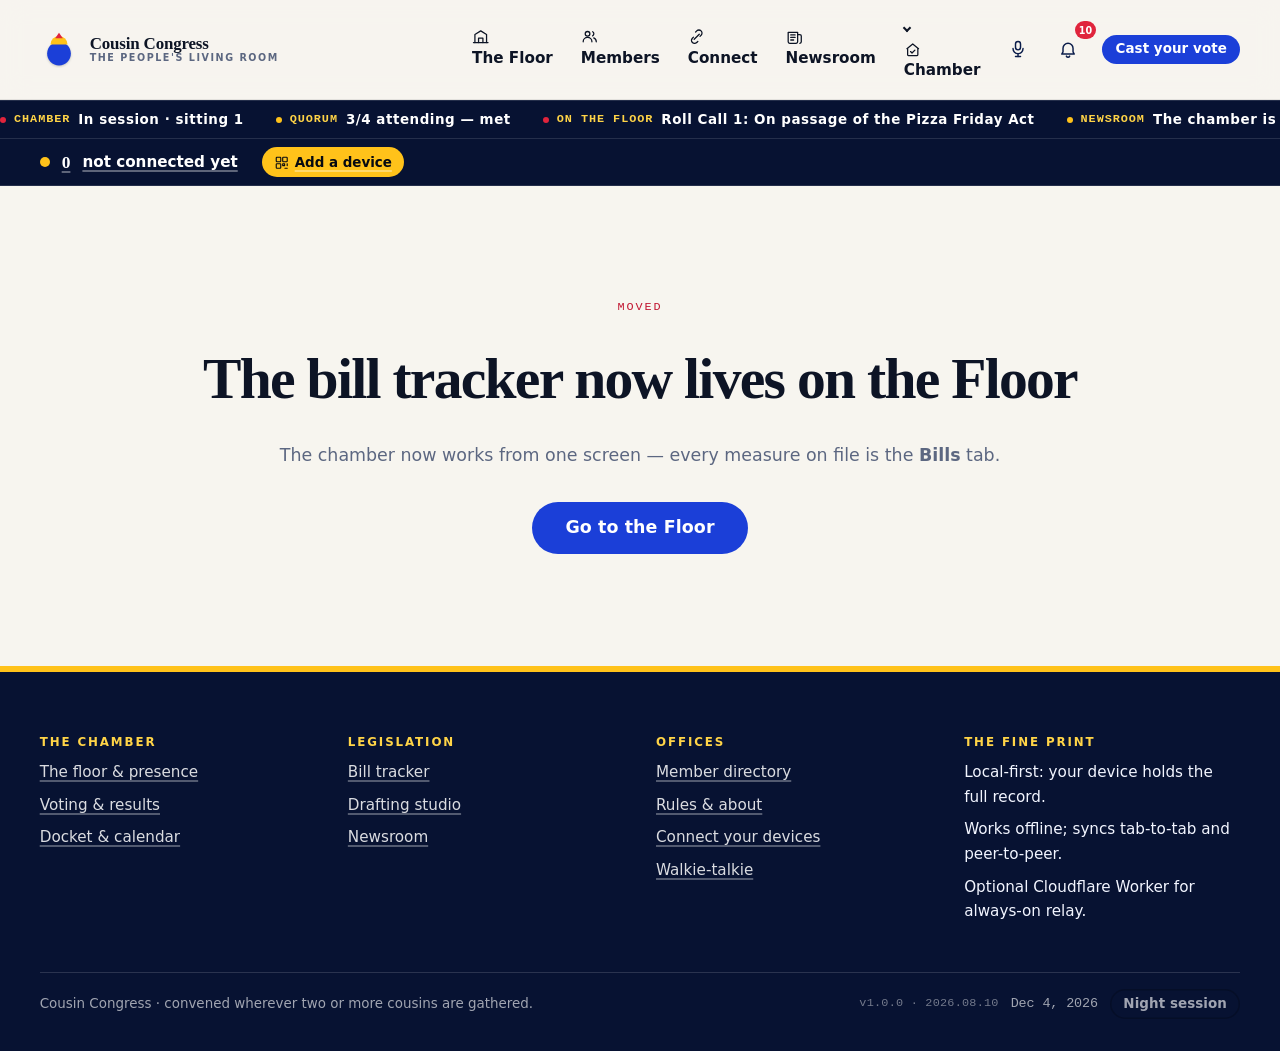
<file: bills.html>
<!doctype html>
<html lang="en">
<head>
  <meta charset="utf-8">
  <meta name="viewport" content="width=device-width, initial-scale=1">
  <title>Bill Tracker · Cousin Congress</title>
  <meta name="description" content="Every measure before the Cousin Congress, its stage in the pipeline, cosponsors, amendments, and the public comment record.">
  <meta name="color-scheme" content="light dark">
  <meta name="theme-color" content="#0b1c4a">
  <link rel="icon" href="data:image/svg+xml,%3Csvg%20xmlns%3D%22http%3A%2F%2Fwww.w3.org%2F2000%2Fsvg%22%20viewBox%3D%220%200%2040%2040%22%3E%3Ccircle%20cx%3D%2220%22%20cy%3D%2224.8%22%20r%3D%2212.5%22%20fill%3D%22%231b3fd8%22%2F%3E%3Cpath%20d%3D%22M11%2C15.3A9%2C9%200%200%201%2029%2C15.3Z%22%20fill%3D%22%23ffc21a%22%2F%3E%3Cpath%20d%3D%22M20%2C2.8L24%2C8.8L16%2C8.8Z%22%20fill%3D%22%23e0243c%22%2F%3E%3C%2Fsvg%3E">
  <link rel="stylesheet" href="css/tokens.css">
  <link rel="stylesheet" href="css/base.css">
  <link rel="stylesheet" href="css/layout.css">
  <link rel="stylesheet" href="css/components.css">
  <link rel="stylesheet" href="css/features.css">
  <link rel="stylesheet" href="css/connect.css">
  <link rel="stylesheet" href="css/logo.css">
  <link rel="stylesheet" href="css/pages.css">
  <link rel="stylesheet" href="css/motion.css">
  <link rel="stylesheet" href="css/emoji.css">
  <link rel="stylesheet" href="css/moderation.css">
  <link rel="stylesheet" href="css/cursor.css">
  <script type="module" src="js/app.js"></script>
</head>
<body>
  <a class="u-skip" href="#main">Skip to content</a>
  <div class="progress-rail" aria-hidden="true"><div class="progress-rail__bar"></div></div>

  <input type="checkbox" class="nav-toggle" id="nav-toggle" aria-label="Open the menu">

  <header class="masthead">
    <div class="shell shell--wide masthead__inner">
      <a class="brand" href="index.html" aria-label="Cousin Congress home">
        <span class="brand__mark" data-logo></span>
        <span class="brand__wordmark">
          <span class="brand__name">Cousin Congress</span>
          <span class="brand__sub">The People's Living Room</span>
        </span>
      </a>

      <label class="nav-burger" for="nav-toggle" aria-hidden="true">
        <span class="nav-burger__bars"></span>
      </label>

      <nav class="nav" aria-label="Primary">
        <a class="nav__link" href="floor.html"><svg class="ico" aria-hidden="true" focusable="false"><use href="#i-floor"></use></svg>The Floor</a>
        <a class="nav__link" href="members.html"><svg class="ico" aria-hidden="true" focusable="false"><use href="#i-members"></use></svg>Members</a>
        <a class="nav__link" href="connect.html"><svg class="ico" aria-hidden="true" focusable="false"><use href="#i-connect"></use></svg>Connect</a>
        <a class="nav__link" href="news.html"><svg class="ico" aria-hidden="true" focusable="false"><use href="#i-news"></use></svg>Newsroom</a>
        <!-- Voting, the bill tracker, drafting and the docket are all tabs of the
             Floor now, so this menu points into it rather than away from it.
             Every entry is a same-page tab except About, which stays a page. -->
        <div class="nav__group">
          <a class="nav__link" href="floor.html#votes"><svg class="ico" aria-hidden="true" focusable="false"><use href="#i-votes"></use></svg>Chamber</a>
          <ul class="nav__menu">
            <li><a href="floor.html#votes">Voting <small>Cast a ballot, watch the tally</small></a></li>
            <li><a href="floor.html#bills">Bill tracker <small>Every measure on file</small></a></li>
            <li><a href="floor.html#now">Drafting desk <small>Write and introduce a bill</small></a></li>
            <li><a href="floor.html#docket">Docket <small>The order of business</small></a></li>
            <li><a href="about.html">About &amp; rules <small>How the chamber works</small></a></li>
          </ul>
        </div>
        <span class="nav__tools">
          <a class="nav__icon" href="connect.html#talkie" data-when="authed" aria-label="Push to talk" title="Push to talk"><svg class="ico" aria-hidden="true" focusable="false"><use href="#i-talkie"></use></svg></a>
          <a class="nav__icon notif-bell" href="connect.html#notifications" aria-label="Notifications" title="Notifications"><svg class="ico" aria-hidden="true" focusable="false"><use href="#i-bell"></use></svg><span data-notif-count hidden>0</span></a>
        </span>
        <a class="btn btn--sm nav__cta" href="floor.html#votes">Cast your vote</a>
      </nav>
    </div>
  </header>

  <div class="page-body">
    <div class="ticker" aria-label="Chamber ticker">
      <div class="ticker__track" data-render="ticker">
        <span class="ticker__item ticker__item--live"><span class="ticker__label">Chamber</span>In session · sitting 14</span>
        <span class="ticker__item"><span class="ticker__label">On the floor</span>Roll Call 31: the Pizza Friday Establishment Act</span>
        <span class="ticker__item"><span class="ticker__label">Up next</span>Snack Committee hearing · the kitchen</span>
        <span aria-hidden="true" style="display:contents">
          <span class="ticker__item ticker__item--live"><span class="ticker__label">Chamber</span>In session · sitting 14</span>
          <span class="ticker__item"><span class="ticker__label">On the floor</span>Roll Call 31: the Pizza Friday Establishment Act</span>
          <span class="ticker__item"><span class="ticker__label">Up next</span>Snack Committee hearing · the kitchen</span>
        </span>
      </div>
    </div>

    <a class="link-banner" data-link-banner href="pair.html" title="Devices connected — tap to add one">
      <span class="link-banner__dot"></span>
      <span class="link-banner__count" data-link-count>0</span>
      <span class="link-banner__text" data-link-text>not connected</span>
      <span class="link-banner__seal" data-congress-seal aria-hidden="true"></span>
      <span class="link-banner__cta" data-link-cta><svg class="ico" aria-hidden="true" focusable="false"><use href="#i-qr"></use></svg>Add a device</span>
    </a>

    <div class="shell announce-rail" data-render="announcements"></div>

    <main id="main">
      <!--
        Absorbed into the Floor. Kept as a pointer rather than deleted: these
        URLs are in bookmarks, in the sample data, and on paper QR cards that
        are already out in the world, and a 404 is a worse answer than a door.
      -->
      <section class="section" style="min-height:50svh;display:grid;place-items:center">
        <div class="shell u-center stack stack--lg" style="justify-items:center;text-align:center">
          <p class="kicker" data-enter>Moved</p>
          <h1 data-enter style="--i:1">The bill tracker now lives on the Floor</h1>
          <p class="u-muted u-prose" data-enter style="--i:2">
            The chamber now works from one screen — every measure on file is the <strong>Bills</strong> tab.
          </p>
          <div class="cluster" data-enter style="--i:3">
            <a class="btn btn--lg" href="floor.html#bills">Go to the Floor</a>
          </div>
        </div>
      </section>
    </main>

    <footer class="colophon">
      <div class="shell">
        <div class="colophon__grid">
          <div>
            <h2 class="colophon__title">The chamber</h2>
            <ul class="colophon__list">
              <li><a href="floor.html">The floor & presence</a></li>
              <li><a href="voting.html">Voting & results</a></li>
              <li><a href="docket.html">Docket & calendar</a></li>
            </ul>
          </div>
          <div>
            <h2 class="colophon__title">Legislation</h2>
            <ul class="colophon__list">
              <li><a href="bills.html">Bill tracker</a></li>
              <li><a href="draft.html">Drafting studio</a></li>
              <li><a href="news.html">Newsroom</a></li>
            </ul>
          </div>
          <div>
            <h2 class="colophon__title">Offices</h2>
            <ul class="colophon__list">
              <li><a href="members.html">Member directory</a></li>
              <li><a href="about.html">Rules & about</a></li>
              <li><a href="connect.html">Connect your devices</a></li>
              <li><a href="connect.html#talkie">Walkie-talkie</a></li>
            </ul>
          </div>
          <div>
            <h2 class="colophon__title">The fine print</h2>
            <ul class="colophon__list">
              <li>Local-first: your device holds the full record.</li>
              <li>Works offline; syncs tab-to-tab and peer-to-peer.</li>
              <li>Optional Cloudflare Worker for always-on relay.</li>
            </ul>
          </div>
        </div>
        <div class="colophon__base">
          <span>Cousin Congress · convened wherever two or more cousins are gathered.</span>
          <span class="cluster">
            <span class="u-mono colophon__version" data-version title="Build version">v—</span>
            <span class="u-mono" data-clock="date">—</span>
            <button class="btn btn--ghost btn--sm" data-action="theme" aria-pressed="false"
                    style="color:inherit">Night session</button>
          </span>
        </div>
      </div>
    </footer>
  </div>

  <div class="cursor" aria-hidden="true">
    <div class="cursor__lag">
      <span class="cursor__ring"></span>
      <span class="cursor__square"></span>
      <span class="cursor__tri"></span>
      <span class="cursor__bar"></span>
      <span class="cursor__label"></span>
    </div>
    <div class="cursor__dot"></div>
  </div>
</body>
</html>
</file>
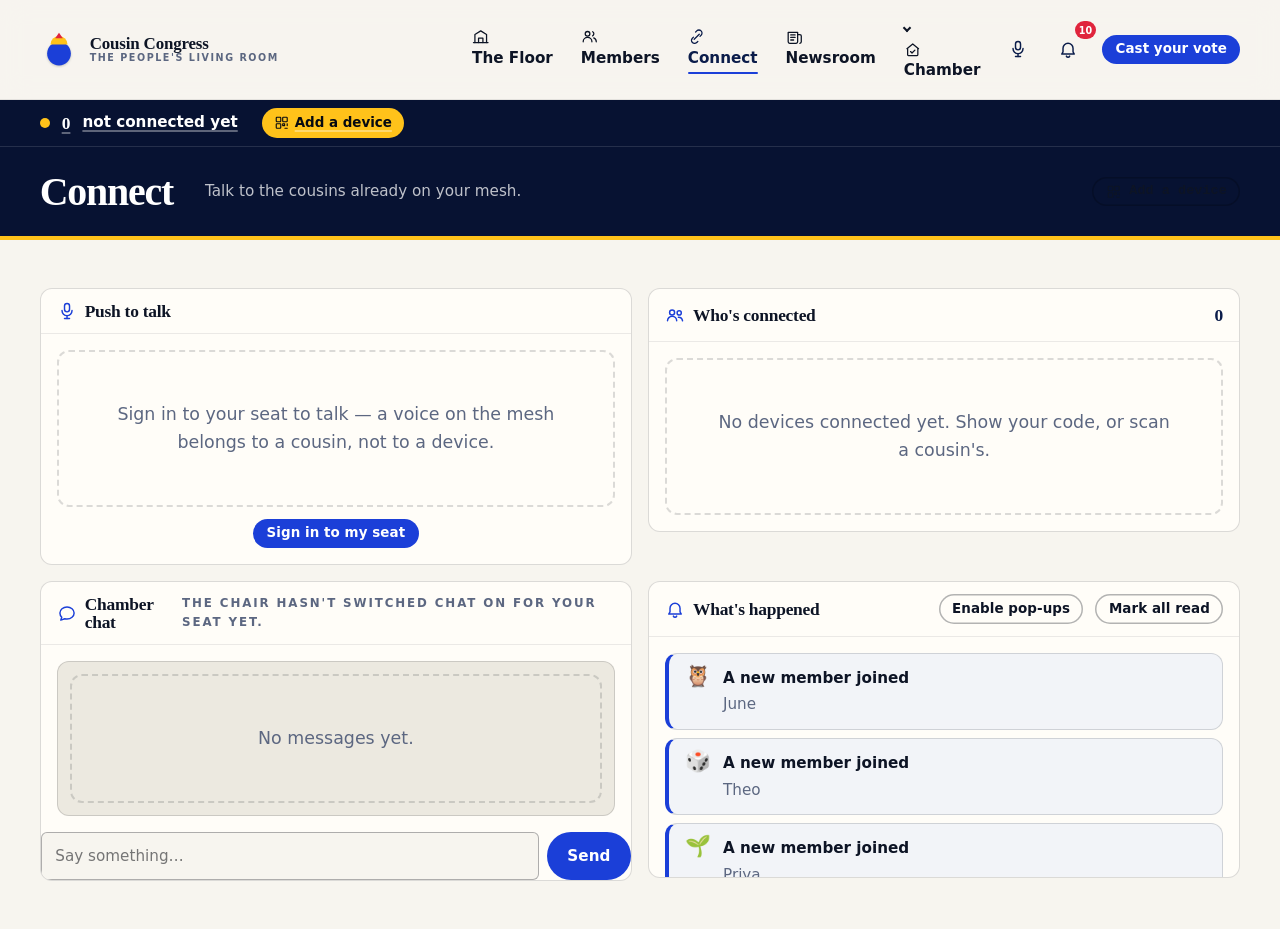
<file: connect.html>
<!doctype html>
<html lang="en">
<head>
  <meta charset="utf-8">
  <meta name="viewport" content="width=device-width, initial-scale=1">
  <title>Connect · Cousin Congress</title>
  <meta name="description" content="Pair another device in one screen: one of you shows a code, the other scans it.">
  <meta name="color-scheme" content="light dark">
  <meta name="theme-color" content="#0b1c4a">
  <link rel="icon" href="data:image/svg+xml,%3Csvg%20xmlns%3D%22http%3A%2F%2Fwww.w3.org%2F2000%2Fsvg%22%20viewBox%3D%220%200%2040%2040%22%3E%3Ccircle%20cx%3D%2220%22%20cy%3D%2224.8%22%20r%3D%2212.5%22%20fill%3D%22%231b3fd8%22%2F%3E%3Cpath%20d%3D%22M11%2C15.3A9%2C9%200%200%201%2029%2C15.3Z%22%20fill%3D%22%23ffc21a%22%2F%3E%3Cpath%20d%3D%22M20%2C2.8L24%2C8.8L16%2C8.8Z%22%20fill%3D%22%23e0243c%22%2F%3E%3C%2Fsvg%3E">
  <link rel="stylesheet" href="css/tokens.css">
  <link rel="stylesheet" href="css/base.css">
  <link rel="stylesheet" href="css/layout.css">
  <link rel="stylesheet" href="css/components.css">
  <link rel="stylesheet" href="css/features.css">
  <link rel="stylesheet" href="css/connect.css">
  <link rel="stylesheet" href="css/logo.css">
  <link rel="stylesheet" href="css/pages.css">
  <link rel="stylesheet" href="css/motion.css">
  <link rel="stylesheet" href="css/emoji.css">
  <link rel="stylesheet" href="css/moderation.css">
  <link rel="stylesheet" href="css/cursor.css">
  <script type="module" src="js/app.js"></script>
</head>
<body>
  <a class="u-skip" href="#main">Skip to content</a>
  <div class="progress-rail" aria-hidden="true"><div class="progress-rail__bar"></div></div>

  <input type="checkbox" class="nav-toggle" id="nav-toggle" aria-label="Open the menu">

  <header class="masthead">
    <div class="shell shell--wide masthead__inner">
      <a class="brand" href="index.html" aria-label="Cousin Congress home">
        <span class="brand__mark" data-logo></span>
        <span class="brand__wordmark">
          <span class="brand__name">Cousin Congress</span>
          <span class="brand__sub">The People's Living Room</span>
        </span>
      </a>

      <label class="nav-burger" for="nav-toggle" aria-hidden="true">
        <span class="nav-burger__bars"></span>
      </label>

      <nav class="nav" aria-label="Primary">
        <a class="nav__link" href="floor.html"><svg class="ico" aria-hidden="true" focusable="false"><use href="#i-floor"></use></svg>The Floor</a>
        <a class="nav__link" href="members.html"><svg class="ico" aria-hidden="true" focusable="false"><use href="#i-members"></use></svg>Members</a>
        <a class="nav__link" href="connect.html" aria-current="page"><svg class="ico" aria-hidden="true" focusable="false"><use href="#i-connect"></use></svg>Connect</a>
        <a class="nav__link" href="news.html"><svg class="ico" aria-hidden="true" focusable="false"><use href="#i-news"></use></svg>Newsroom</a>
        <!-- Voting, the bill tracker, drafting and the docket are all tabs of the
             Floor now, so this menu points into it rather than away from it.
             Every entry is a same-page tab except About, which stays a page. -->
        <div class="nav__group">
          <a class="nav__link" href="floor.html#votes"><svg class="ico" aria-hidden="true" focusable="false"><use href="#i-votes"></use></svg>Chamber</a>
          <ul class="nav__menu">
            <li><a href="floor.html#votes">Voting <small>Cast a ballot, watch the tally</small></a></li>
            <li><a href="floor.html#bills">Bill tracker <small>Every measure on file</small></a></li>
            <li><a href="floor.html#now">Drafting desk <small>Write and introduce a bill</small></a></li>
            <li><a href="floor.html#docket">Docket <small>The order of business</small></a></li>
            <li><a href="about.html">About &amp; rules <small>How the chamber works</small></a></li>
          </ul>
        </div>
        <span class="nav__tools">
          <a class="nav__icon" href="connect.html#talkie" data-when="authed" aria-label="Push to talk" title="Push to talk"><svg class="ico" aria-hidden="true" focusable="false"><use href="#i-talkie"></use></svg></a>
          <a class="nav__icon notif-bell" href="connect.html#notifications" aria-label="Notifications" title="Notifications"><svg class="ico" aria-hidden="true" focusable="false"><use href="#i-bell"></use></svg><span data-notif-count hidden>0</span></a>
        </span>
        <a class="btn btn--sm nav__cta" href="floor.html#votes">Cast your vote</a>
      </nav>
    </div>
  </header>

  <div class="page-body">
    <div class="ticker" aria-label="Chamber ticker">
      <div class="ticker__track" data-render="ticker">
        <span class="ticker__item ticker__item--live"><span class="ticker__label">Chamber</span>In session · sitting 14</span>
        <span class="ticker__item"><span class="ticker__label">On the floor</span>Roll Call 31: the Pizza Friday Establishment Act</span>
        <span class="ticker__item"><span class="ticker__label">Up next</span>Snack Committee hearing · the kitchen</span>
        <span aria-hidden="true" style="display:contents">
          <span class="ticker__item ticker__item--live"><span class="ticker__label">Chamber</span>In session · sitting 14</span>
          <span class="ticker__item"><span class="ticker__label">On the floor</span>Roll Call 31: the Pizza Friday Establishment Act</span>
          <span class="ticker__item"><span class="ticker__label">Up next</span>Snack Committee hearing · the kitchen</span>
        </span>
      </div>
    </div>

    <a class="link-banner" data-link-banner href="pair.html" title="Devices connected — tap to add one">
      <span class="link-banner__dot"></span>
      <span class="link-banner__count" data-link-count>0</span>
      <span class="link-banner__text" data-link-text>not connected</span>
      <span class="link-banner__seal" data-congress-seal aria-hidden="true"></span>
      <span class="link-banner__cta" data-link-cta><svg class="ico" aria-hidden="true" focusable="false"><use href="#i-qr"></use></svg>Add a device</span>
    </a>

    <div class="shell announce-rail" data-render="announcements"></div>

    <main id="main">
      <!--
        Connect is for TALKING to the cousins you are already joined up with —
        the talkie, the chat, the notification log, and who is on the mesh.
        ADDING a device is a different job with a different page (pair.html),
        and conflating the two is how this page previously ended up as a second
        copy of the pairing flow with the talkie link pointing at nothing.
      -->
      <header class="page-head page-head--strip page-head--flat">
        <div class="shell shell--wide page-head__strip">
          <div>
            <h1 data-enter>Connect</h1>
          </div>
          <p class="page-head__lede" data-enter style="--i:1">
            Talk to the cousins already on your mesh.
          </p>
          <div class="page-head__meta" data-enter style="--i:2">
            <a class="btn btn--ghost btn--sm" href="pair.html">
              <svg class="ico" aria-hidden="true" focusable="false"><use href="#i-qr"></use></svg>Add a device</a>
          </div>
        </div>
      </header>

      <section class="section section--tight">
        <div class="shell shell--wide">
          <div class="comms">

            <!-- Talkie. Gated: a voice on the mesh has to belong to a seat. -->
            <section class="comms__card comms__card--talkie" id="talkie">
              <header class="comms__head">
                <svg class="ico" aria-hidden="true" focusable="false"><use href="#i-talkie"></use></svg>
                <h2>Push to talk</h2>
              </header>

              <div class="comms__body comms__body--center" data-me="seated" hidden>
                <p class="u-muted">Hold the button, say your piece, let go. Every connected
                  cousin hears it live.</p>
                <div class="walkie">
                  <button class="ptt" data-ptt type="button" data-transmitting="false">
                    Talk
                    <small>Hold to talk</small>
                  </button>
                  <div class="walkie__status" data-walkie-status>Hold the button to talk.</div>
                </div>
              </div>

              <div class="comms__body comms__body--center" data-me="seat">
                <p class="empty">Sign in to your seat to talk — a voice on the mesh belongs to
                  a cousin, not to a device.</p>
                <a class="btn btn--sm" href="members.html">Sign in to my seat</a>
              </div>
            </section>

            <!-- Who is on the mesh right now -->
            <section class="comms__card" id="devices">
              <header class="comms__head">
                <svg class="ico" aria-hidden="true" focusable="false"><use href="#i-users"></use></svg>
                <h2>Who's connected</h2>
                <span class="comms__count" data-link-banner>
                  <span data-link-count>0</span>
                </span>
              </header>
              <div class="comms__body comms__body--scroll">
                <div class="peers" data-peer-list>
                  <p class="empty">No devices connected yet.
                    <a href="pair.html">Add one →</a></p>
                </div>
              </div>
            </section>

            <!-- Chamber chat -->
            <section class="comms__card" id="chat">
              <header class="comms__head">
                <svg class="ico" aria-hidden="true" focusable="false"><use href="#i-chat"></use></svg>
                <h2>Chamber chat</h2>
                <span class="comms__note u-caps" data-chat-note></span>
              </header>
              <div class="comms__body comms__body--scroll">
                <div class="chat__log" data-chat-log><p class="empty">No messages yet.</p></div>
              </div>
              <form class="chat__form" data-action="chat-send">
                <label class="u-visually-hidden" for="chat-input">Message</label>
                <input class="input" id="chat-input" name="text" maxlength="500"
                       placeholder="Say something…" autocomplete="off">
                <button class="btn" type="submit">Send</button>
              </form>
            </section>

            <!-- Notifications -->
            <section class="comms__card" id="notifications">
              <header class="comms__head">
                <svg class="ico" aria-hidden="true" focusable="false"><use href="#i-bell"></use></svg>
                <h2>What's happened</h2>
                <span class="cluster comms__note">
                  <button class="btn btn--ghost btn--sm" data-action="notif-enable">Enable pop-ups</button>
                  <button class="btn btn--ghost btn--sm" data-action="notif-read-all">Mark all read</button>
                </span>
              </header>
              <div class="comms__body comms__body--scroll" data-render="notifications">
                <p class="empty">Nothing yet.</p>
              </div>
            </section>

          </div>
        </div>
      </section>
    </main>

    <footer class="colophon">
      <div class="shell">
        <div class="colophon__grid">
          <div>
            <h2 class="colophon__title">The chamber</h2>
            <ul class="colophon__list">
              <li><a href="floor.html">The floor & presence</a></li>
              <li><a href="voting.html">Voting & results</a></li>
              <li><a href="docket.html">Docket & calendar</a></li>
            </ul>
          </div>
          <div>
            <h2 class="colophon__title">Legislation</h2>
            <ul class="colophon__list">
              <li><a href="bills.html">Bill tracker</a></li>
              <li><a href="draft.html">Drafting studio</a></li>
              <li><a href="news.html">Newsroom</a></li>
            </ul>
          </div>
          <div>
            <h2 class="colophon__title">Offices</h2>
            <ul class="colophon__list">
              <li><a href="members.html">Member directory</a></li>
              <li><a href="about.html">Rules & about</a></li>
              <li><a href="connect.html">Connect your devices</a></li>
              <li><a href="connect.html#talkie">Walkie-talkie</a></li>
            </ul>
          </div>
          <div>
            <h2 class="colophon__title">The fine print</h2>
            <ul class="colophon__list">
              <li>Local-first: your device holds the full record.</li>
              <li>Works offline; syncs tab-to-tab and peer-to-peer.</li>
              <li>Optional Cloudflare Worker for always-on relay.</li>
            </ul>
          </div>
        </div>
        <div class="colophon__base">
          <span>Cousin Congress · convened wherever two or more cousins are gathered.</span>
          <span class="cluster">
            <span class="u-mono colophon__version" data-version title="Build version">v—</span>
            <span class="u-mono" data-clock="date">—</span>
            <button class="btn btn--ghost btn--sm" data-action="theme" aria-pressed="false"
                    style="color:inherit">Night session</button>
          </span>
        </div>
      </div>
    </footer>
  </div>

  <div class="cursor" aria-hidden="true">
    <div class="cursor__lag">
      <span class="cursor__ring"></span>
      <span class="cursor__square"></span>
      <span class="cursor__tri"></span>
      <span class="cursor__bar"></span>
      <span class="cursor__label"></span>
    </div>
    <div class="cursor__dot"></div>
  </div>
</body>
</html>
</file>
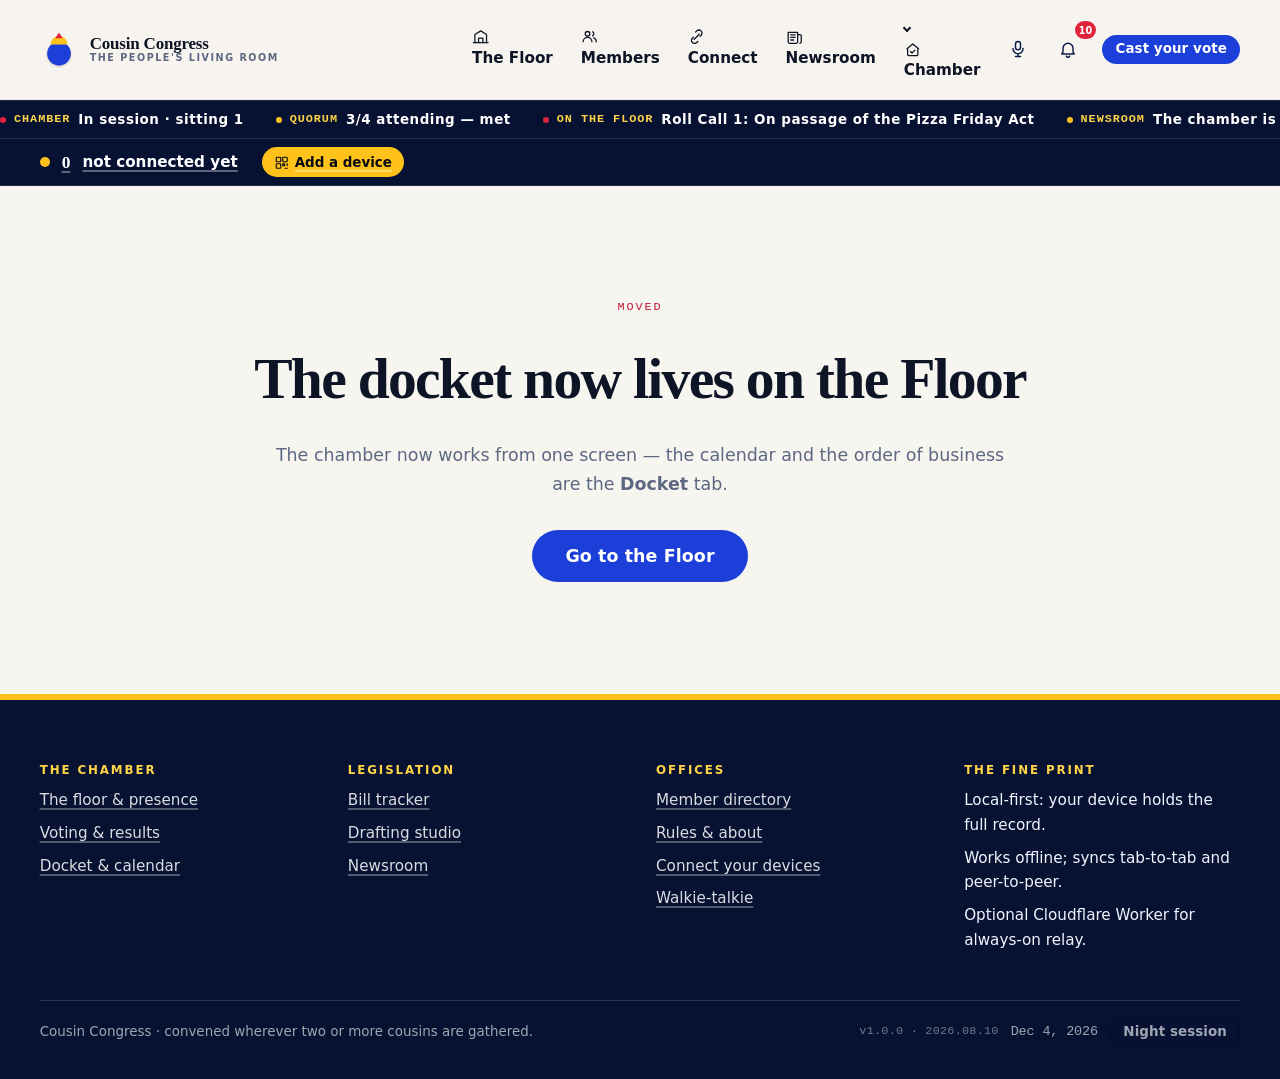
<file: docket.html>
<!doctype html>
<html lang="en">
<head>
  <meta charset="utf-8">
  <meta name="viewport" content="width=device-width, initial-scale=1">
  <title>Docket & Calendar · Cousin Congress</title>
  <meta name="description" content="The order of business: sittings, hearings, votes, and recesses on the chamber calendar.">
  <meta name="color-scheme" content="light dark">
  <meta name="theme-color" content="#0b1c4a">
  <link rel="icon" href="data:image/svg+xml,%3Csvg%20xmlns%3D%22http%3A%2F%2Fwww.w3.org%2F2000%2Fsvg%22%20viewBox%3D%220%200%2040%2040%22%3E%3Ccircle%20cx%3D%2220%22%20cy%3D%2224.8%22%20r%3D%2212.5%22%20fill%3D%22%231b3fd8%22%2F%3E%3Cpath%20d%3D%22M11%2C15.3A9%2C9%200%200%201%2029%2C15.3Z%22%20fill%3D%22%23ffc21a%22%2F%3E%3Cpath%20d%3D%22M20%2C2.8L24%2C8.8L16%2C8.8Z%22%20fill%3D%22%23e0243c%22%2F%3E%3C%2Fsvg%3E">
  <link rel="stylesheet" href="css/tokens.css">
  <link rel="stylesheet" href="css/base.css">
  <link rel="stylesheet" href="css/layout.css">
  <link rel="stylesheet" href="css/components.css">
  <link rel="stylesheet" href="css/features.css">
  <link rel="stylesheet" href="css/connect.css">
  <link rel="stylesheet" href="css/logo.css">
  <link rel="stylesheet" href="css/pages.css">
  <link rel="stylesheet" href="css/motion.css">
  <link rel="stylesheet" href="css/emoji.css">
  <link rel="stylesheet" href="css/moderation.css">
  <link rel="stylesheet" href="css/cursor.css">
  <script type="module" src="js/app.js"></script>
</head>
<body>
  <a class="u-skip" href="#main">Skip to content</a>
  <div class="progress-rail" aria-hidden="true"><div class="progress-rail__bar"></div></div>

  <input type="checkbox" class="nav-toggle" id="nav-toggle" aria-label="Open the menu">

  <header class="masthead">
    <div class="shell shell--wide masthead__inner">
      <a class="brand" href="index.html" aria-label="Cousin Congress home">
        <span class="brand__mark" data-logo></span>
        <span class="brand__wordmark">
          <span class="brand__name">Cousin Congress</span>
          <span class="brand__sub">The People's Living Room</span>
        </span>
      </a>

      <label class="nav-burger" for="nav-toggle" aria-hidden="true">
        <span class="nav-burger__bars"></span>
      </label>

      <nav class="nav" aria-label="Primary">
        <a class="nav__link" href="floor.html"><svg class="ico" aria-hidden="true" focusable="false"><use href="#i-floor"></use></svg>The Floor</a>
        <a class="nav__link" href="members.html"><svg class="ico" aria-hidden="true" focusable="false"><use href="#i-members"></use></svg>Members</a>
        <a class="nav__link" href="connect.html"><svg class="ico" aria-hidden="true" focusable="false"><use href="#i-connect"></use></svg>Connect</a>
        <a class="nav__link" href="news.html"><svg class="ico" aria-hidden="true" focusable="false"><use href="#i-news"></use></svg>Newsroom</a>
        <!-- Voting, the bill tracker, drafting and the docket are all tabs of the
             Floor now, so this menu points into it rather than away from it.
             Every entry is a same-page tab except About, which stays a page. -->
        <div class="nav__group">
          <a class="nav__link" href="floor.html#votes"><svg class="ico" aria-hidden="true" focusable="false"><use href="#i-votes"></use></svg>Chamber</a>
          <ul class="nav__menu">
            <li><a href="floor.html#votes">Voting <small>Cast a ballot, watch the tally</small></a></li>
            <li><a href="floor.html#bills">Bill tracker <small>Every measure on file</small></a></li>
            <li><a href="floor.html#now">Drafting desk <small>Write and introduce a bill</small></a></li>
            <li><a href="floor.html#docket">Docket <small>The order of business</small></a></li>
            <li><a href="about.html">About &amp; rules <small>How the chamber works</small></a></li>
          </ul>
        </div>
        <span class="nav__tools">
          <a class="nav__icon" href="connect.html#talkie" data-when="authed" aria-label="Push to talk" title="Push to talk"><svg class="ico" aria-hidden="true" focusable="false"><use href="#i-talkie"></use></svg></a>
          <a class="nav__icon notif-bell" href="connect.html#notifications" aria-label="Notifications" title="Notifications"><svg class="ico" aria-hidden="true" focusable="false"><use href="#i-bell"></use></svg><span data-notif-count hidden>0</span></a>
        </span>
        <a class="btn btn--sm nav__cta" href="floor.html#votes">Cast your vote</a>
      </nav>
    </div>
  </header>

  <div class="page-body">
    <div class="ticker" aria-label="Chamber ticker">
      <div class="ticker__track" data-render="ticker">
        <span class="ticker__item ticker__item--live"><span class="ticker__label">Chamber</span>In session · sitting 14</span>
        <span class="ticker__item"><span class="ticker__label">On the floor</span>Roll Call 31: the Pizza Friday Establishment Act</span>
        <span class="ticker__item"><span class="ticker__label">Up next</span>Snack Committee hearing · the kitchen</span>
        <span aria-hidden="true" style="display:contents">
          <span class="ticker__item ticker__item--live"><span class="ticker__label">Chamber</span>In session · sitting 14</span>
          <span class="ticker__item"><span class="ticker__label">On the floor</span>Roll Call 31: the Pizza Friday Establishment Act</span>
          <span class="ticker__item"><span class="ticker__label">Up next</span>Snack Committee hearing · the kitchen</span>
        </span>
      </div>
    </div>

    <a class="link-banner" data-link-banner href="pair.html" title="Devices connected — tap to add one">
      <span class="link-banner__dot"></span>
      <span class="link-banner__count" data-link-count>0</span>
      <span class="link-banner__text" data-link-text>not connected</span>
      <span class="link-banner__seal" data-congress-seal aria-hidden="true"></span>
      <span class="link-banner__cta" data-link-cta><svg class="ico" aria-hidden="true" focusable="false"><use href="#i-qr"></use></svg>Add a device</span>
    </a>

    <div class="shell announce-rail" data-render="announcements"></div>

    <main id="main">
      <!--
        Absorbed into the Floor. Kept as a pointer rather than deleted: these
        URLs are in bookmarks, in the sample data, and on paper QR cards that
        are already out in the world, and a 404 is a worse answer than a door.
      -->
      <section class="section" style="min-height:50svh;display:grid;place-items:center">
        <div class="shell u-center stack stack--lg" style="justify-items:center;text-align:center">
          <p class="kicker" data-enter>Moved</p>
          <h1 data-enter style="--i:1">The docket now lives on the Floor</h1>
          <p class="u-muted u-prose" data-enter style="--i:2">
            The chamber now works from one screen — the calendar and the order of business are the <strong>Docket</strong> tab.
          </p>
          <div class="cluster" data-enter style="--i:3">
            <a class="btn btn--lg" href="floor.html#docket">Go to the Floor</a>
          </div>
        </div>
      </section>
    </main>

    <footer class="colophon">
      <div class="shell">
        <div class="colophon__grid">
          <div>
            <h2 class="colophon__title">The chamber</h2>
            <ul class="colophon__list">
              <li><a href="floor.html">The floor & presence</a></li>
              <li><a href="voting.html">Voting & results</a></li>
              <li><a href="docket.html">Docket & calendar</a></li>
            </ul>
          </div>
          <div>
            <h2 class="colophon__title">Legislation</h2>
            <ul class="colophon__list">
              <li><a href="bills.html">Bill tracker</a></li>
              <li><a href="draft.html">Drafting studio</a></li>
              <li><a href="news.html">Newsroom</a></li>
            </ul>
          </div>
          <div>
            <h2 class="colophon__title">Offices</h2>
            <ul class="colophon__list">
              <li><a href="members.html">Member directory</a></li>
              <li><a href="about.html">Rules & about</a></li>
              <li><a href="connect.html">Connect your devices</a></li>
              <li><a href="connect.html#talkie">Walkie-talkie</a></li>
            </ul>
          </div>
          <div>
            <h2 class="colophon__title">The fine print</h2>
            <ul class="colophon__list">
              <li>Local-first: your device holds the full record.</li>
              <li>Works offline; syncs tab-to-tab and peer-to-peer.</li>
              <li>Optional Cloudflare Worker for always-on relay.</li>
            </ul>
          </div>
        </div>
        <div class="colophon__base">
          <span>Cousin Congress · convened wherever two or more cousins are gathered.</span>
          <span class="cluster">
            <span class="u-mono colophon__version" data-version title="Build version">v—</span>
            <span class="u-mono" data-clock="date">—</span>
            <button class="btn btn--ghost btn--sm" data-action="theme" aria-pressed="false"
                    style="color:inherit">Night session</button>
          </span>
        </div>
      </div>
    </footer>
  </div>

  <div class="cursor" aria-hidden="true">
    <div class="cursor__lag">
      <span class="cursor__ring"></span>
      <span class="cursor__square"></span>
      <span class="cursor__tri"></span>
      <span class="cursor__bar"></span>
      <span class="cursor__label"></span>
    </div>
    <div class="cursor__dot"></div>
  </div>
</body>
</html>
</file>
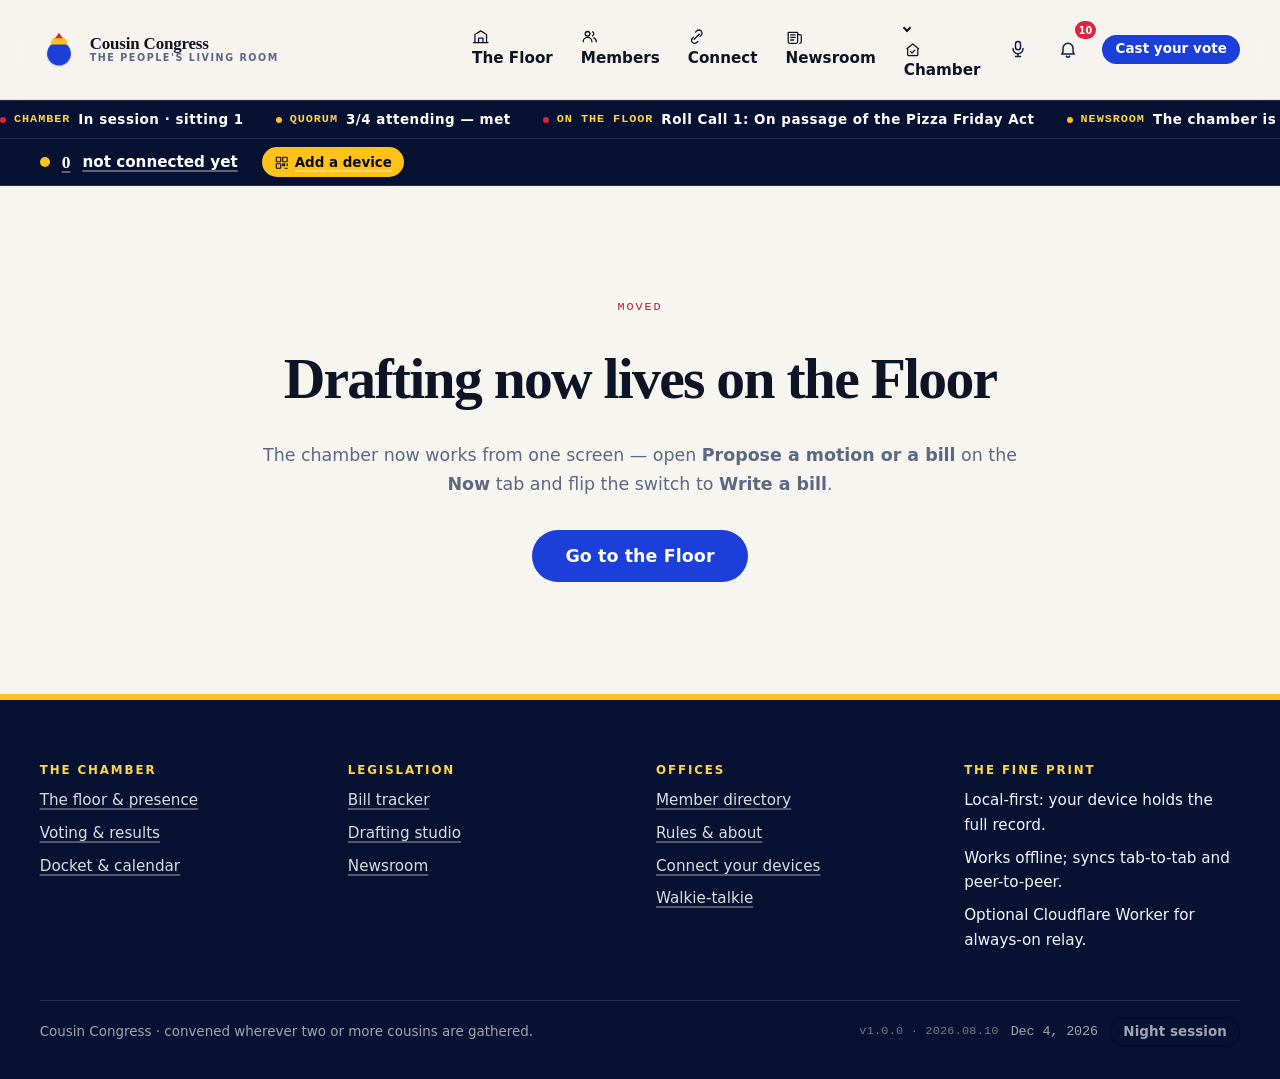
<file: draft.html>
<!doctype html>
<html lang="en">
<head>
  <meta charset="utf-8">
  <meta name="viewport" content="width=device-width, initial-scale=1">
  <title>Drafting Studio · Cousin Congress</title>
  <meta name="description" content="Write a bill with a live engrossment preview and introduce it to the chamber with one click.">
  <meta name="color-scheme" content="light dark">
  <meta name="theme-color" content="#0b1c4a">
  <link rel="icon" href="data:image/svg+xml,%3Csvg%20xmlns%3D%22http%3A%2F%2Fwww.w3.org%2F2000%2Fsvg%22%20viewBox%3D%220%200%2040%2040%22%3E%3Ccircle%20cx%3D%2220%22%20cy%3D%2224.8%22%20r%3D%2212.5%22%20fill%3D%22%231b3fd8%22%2F%3E%3Cpath%20d%3D%22M11%2C15.3A9%2C9%200%200%201%2029%2C15.3Z%22%20fill%3D%22%23ffc21a%22%2F%3E%3Cpath%20d%3D%22M20%2C2.8L24%2C8.8L16%2C8.8Z%22%20fill%3D%22%23e0243c%22%2F%3E%3C%2Fsvg%3E">
  <link rel="stylesheet" href="css/tokens.css">
  <link rel="stylesheet" href="css/base.css">
  <link rel="stylesheet" href="css/layout.css">
  <link rel="stylesheet" href="css/components.css">
  <link rel="stylesheet" href="css/features.css">
  <link rel="stylesheet" href="css/connect.css">
  <link rel="stylesheet" href="css/logo.css">
  <link rel="stylesheet" href="css/pages.css">
  <link rel="stylesheet" href="css/motion.css">
  <link rel="stylesheet" href="css/emoji.css">
  <link rel="stylesheet" href="css/moderation.css">
  <link rel="stylesheet" href="css/cursor.css">
  <script type="module" src="js/app.js"></script>
</head>
<body>
  <a class="u-skip" href="#main">Skip to content</a>
  <div class="progress-rail" aria-hidden="true"><div class="progress-rail__bar"></div></div>

  <input type="checkbox" class="nav-toggle" id="nav-toggle" aria-label="Open the menu">

  <header class="masthead">
    <div class="shell shell--wide masthead__inner">
      <a class="brand" href="index.html" aria-label="Cousin Congress home">
        <span class="brand__mark" data-logo></span>
        <span class="brand__wordmark">
          <span class="brand__name">Cousin Congress</span>
          <span class="brand__sub">The People's Living Room</span>
        </span>
      </a>

      <label class="nav-burger" for="nav-toggle" aria-hidden="true">
        <span class="nav-burger__bars"></span>
      </label>

      <nav class="nav" aria-label="Primary">
        <a class="nav__link" href="floor.html"><svg class="ico" aria-hidden="true" focusable="false"><use href="#i-floor"></use></svg>The Floor</a>
        <a class="nav__link" href="members.html"><svg class="ico" aria-hidden="true" focusable="false"><use href="#i-members"></use></svg>Members</a>
        <a class="nav__link" href="connect.html"><svg class="ico" aria-hidden="true" focusable="false"><use href="#i-connect"></use></svg>Connect</a>
        <a class="nav__link" href="news.html"><svg class="ico" aria-hidden="true" focusable="false"><use href="#i-news"></use></svg>Newsroom</a>
        <!-- Voting, the bill tracker, drafting and the docket are all tabs of the
             Floor now, so this menu points into it rather than away from it.
             Every entry is a same-page tab except About, which stays a page. -->
        <div class="nav__group">
          <a class="nav__link" href="floor.html#votes"><svg class="ico" aria-hidden="true" focusable="false"><use href="#i-votes"></use></svg>Chamber</a>
          <ul class="nav__menu">
            <li><a href="floor.html#votes">Voting <small>Cast a ballot, watch the tally</small></a></li>
            <li><a href="floor.html#bills">Bill tracker <small>Every measure on file</small></a></li>
            <li><a href="floor.html#now">Drafting desk <small>Write and introduce a bill</small></a></li>
            <li><a href="floor.html#docket">Docket <small>The order of business</small></a></li>
            <li><a href="about.html">About &amp; rules <small>How the chamber works</small></a></li>
          </ul>
        </div>
        <span class="nav__tools">
          <a class="nav__icon" href="connect.html#talkie" data-when="authed" aria-label="Push to talk" title="Push to talk"><svg class="ico" aria-hidden="true" focusable="false"><use href="#i-talkie"></use></svg></a>
          <a class="nav__icon notif-bell" href="connect.html#notifications" aria-label="Notifications" title="Notifications"><svg class="ico" aria-hidden="true" focusable="false"><use href="#i-bell"></use></svg><span data-notif-count hidden>0</span></a>
        </span>
        <a class="btn btn--sm nav__cta" href="floor.html#votes">Cast your vote</a>
      </nav>
    </div>
  </header>

  <div class="page-body">
    <div class="ticker" aria-label="Chamber ticker">
      <div class="ticker__track" data-render="ticker">
        <span class="ticker__item ticker__item--live"><span class="ticker__label">Chamber</span>In session · sitting 14</span>
        <span class="ticker__item"><span class="ticker__label">On the floor</span>Roll Call 31: the Pizza Friday Establishment Act</span>
        <span class="ticker__item"><span class="ticker__label">Up next</span>Snack Committee hearing · the kitchen</span>
        <span aria-hidden="true" style="display:contents">
          <span class="ticker__item ticker__item--live"><span class="ticker__label">Chamber</span>In session · sitting 14</span>
          <span class="ticker__item"><span class="ticker__label">On the floor</span>Roll Call 31: the Pizza Friday Establishment Act</span>
          <span class="ticker__item"><span class="ticker__label">Up next</span>Snack Committee hearing · the kitchen</span>
        </span>
      </div>
    </div>

    <a class="link-banner" data-link-banner href="pair.html" title="Devices connected — tap to add one">
      <span class="link-banner__dot"></span>
      <span class="link-banner__count" data-link-count>0</span>
      <span class="link-banner__text" data-link-text>not connected</span>
      <span class="link-banner__seal" data-congress-seal aria-hidden="true"></span>
      <span class="link-banner__cta" data-link-cta><svg class="ico" aria-hidden="true" focusable="false"><use href="#i-qr"></use></svg>Add a device</span>
    </a>

    <div class="shell announce-rail" data-render="announcements"></div>

    <main id="main">
      <!--
        Absorbed into the Floor. Kept as a pointer rather than deleted: these
        URLs are in bookmarks, in the sample data, and on paper QR cards that
        are already out in the world, and a 404 is a worse answer than a door.
      -->
      <section class="section" style="min-height:50svh;display:grid;place-items:center">
        <div class="shell u-center stack stack--lg" style="justify-items:center;text-align:center">
          <p class="kicker" data-enter>Moved</p>
          <h1 data-enter style="--i:1">Drafting now lives on the Floor</h1>
          <p class="u-muted u-prose" data-enter style="--i:2">
            The chamber now works from one screen — open <strong>Propose a motion or a bill</strong> on the <strong>Now</strong> tab and flip the switch to <strong>Write a bill</strong>.
          </p>
          <div class="cluster" data-enter style="--i:3">
            <a class="btn btn--lg" href="floor.html#now">Go to the Floor</a>
          </div>
        </div>
      </section>
    </main>

    <footer class="colophon">
      <div class="shell">
        <div class="colophon__grid">
          <div>
            <h2 class="colophon__title">The chamber</h2>
            <ul class="colophon__list">
              <li><a href="floor.html">The floor & presence</a></li>
              <li><a href="voting.html">Voting & results</a></li>
              <li><a href="docket.html">Docket & calendar</a></li>
            </ul>
          </div>
          <div>
            <h2 class="colophon__title">Legislation</h2>
            <ul class="colophon__list">
              <li><a href="bills.html">Bill tracker</a></li>
              <li><a href="draft.html">Drafting studio</a></li>
              <li><a href="news.html">Newsroom</a></li>
            </ul>
          </div>
          <div>
            <h2 class="colophon__title">Offices</h2>
            <ul class="colophon__list">
              <li><a href="members.html">Member directory</a></li>
              <li><a href="about.html">Rules & about</a></li>
              <li><a href="connect.html">Connect your devices</a></li>
              <li><a href="connect.html#talkie">Walkie-talkie</a></li>
            </ul>
          </div>
          <div>
            <h2 class="colophon__title">The fine print</h2>
            <ul class="colophon__list">
              <li>Local-first: your device holds the full record.</li>
              <li>Works offline; syncs tab-to-tab and peer-to-peer.</li>
              <li>Optional Cloudflare Worker for always-on relay.</li>
            </ul>
          </div>
        </div>
        <div class="colophon__base">
          <span>Cousin Congress · convened wherever two or more cousins are gathered.</span>
          <span class="cluster">
            <span class="u-mono colophon__version" data-version title="Build version">v—</span>
            <span class="u-mono" data-clock="date">—</span>
            <button class="btn btn--ghost btn--sm" data-action="theme" aria-pressed="false"
                    style="color:inherit">Night session</button>
          </span>
        </div>
      </div>
    </footer>
  </div>

  <div class="cursor" aria-hidden="true">
    <div class="cursor__lag">
      <span class="cursor__ring"></span>
      <span class="cursor__square"></span>
      <span class="cursor__tri"></span>
      <span class="cursor__bar"></span>
      <span class="cursor__label"></span>
    </div>
    <div class="cursor__dot"></div>
  </div>
</body>
</html>
</file>
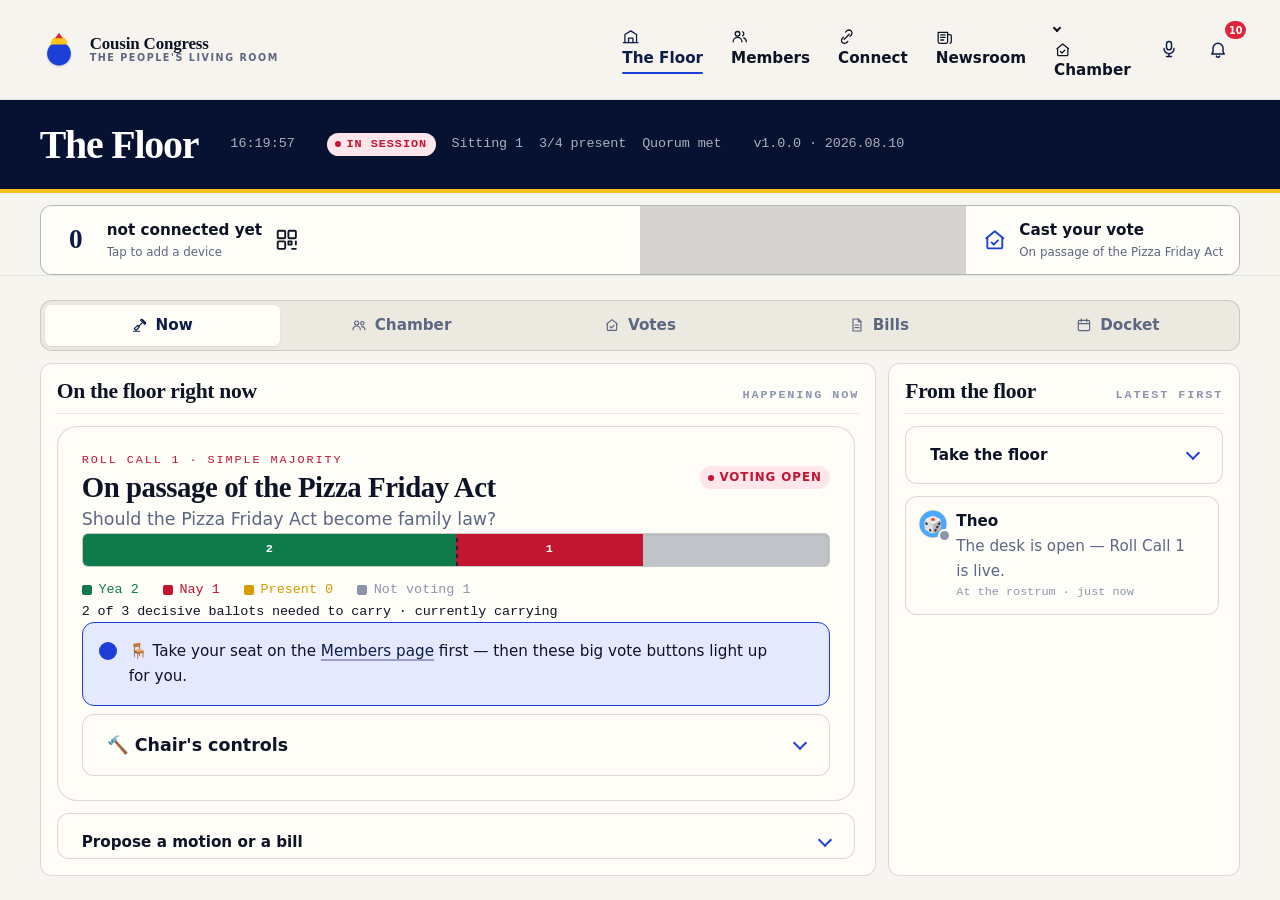
<file: floor.html>
<!doctype html>
<html lang="en">
<head>
  <meta charset="utf-8">
  <meta name="viewport" content="width=device-width, initial-scale=1">
  <title>The Floor · Cousin Congress</title>
  <meta name="description" content="Live presence on the chamber floor: who is here, where they are, the seating chart, quorum, and the running order of business.">
  <meta name="color-scheme" content="light dark">
  <meta name="theme-color" content="#0b1c4a">
  <link rel="icon" href="data:image/svg+xml,%3Csvg%20xmlns%3D%22http%3A%2F%2Fwww.w3.org%2F2000%2Fsvg%22%20viewBox%3D%220%200%2040%2040%22%3E%3Ccircle%20cx%3D%2220%22%20cy%3D%2224.8%22%20r%3D%2212.5%22%20fill%3D%22%231b3fd8%22%2F%3E%3Cpath%20d%3D%22M11%2C15.3A9%2C9%200%200%201%2029%2C15.3Z%22%20fill%3D%22%23ffc21a%22%2F%3E%3Cpath%20d%3D%22M20%2C2.8L24%2C8.8L16%2C8.8Z%22%20fill%3D%22%23e0243c%22%2F%3E%3C%2Fsvg%3E">
  <link rel="stylesheet" href="css/tokens.css">
  <link rel="stylesheet" href="css/base.css">
  <link rel="stylesheet" href="css/layout.css">
  <link rel="stylesheet" href="css/components.css">
  <link rel="stylesheet" href="css/features.css">
  <link rel="stylesheet" href="css/connect.css">
  <link rel="stylesheet" href="css/logo.css">
  <link rel="stylesheet" href="css/pages.css">
  <link rel="stylesheet" href="css/motion.css">
  <link rel="stylesheet" href="css/emoji.css">
  <link rel="stylesheet" href="css/moderation.css">
  <link rel="stylesheet" href="css/cursor.css">
  <script type="module" src="js/app.js"></script>
</head>
<body>
  <a class="u-skip" href="#main">Skip to content</a>
  <div class="progress-rail" aria-hidden="true"><div class="progress-rail__bar"></div></div>

  <input type="checkbox" class="nav-toggle" id="nav-toggle" aria-label="Open the menu">

  <header class="masthead">
    <div class="shell shell--wide masthead__inner">
      <a class="brand" href="index.html" aria-label="Cousin Congress home">
        <span class="brand__mark" data-logo></span>
        <span class="brand__wordmark">
          <span class="brand__name">Cousin Congress</span>
          <span class="brand__sub">The People's Living Room</span>
        </span>
      </a>

      <label class="nav-burger" for="nav-toggle" aria-hidden="true">
        <span class="nav-burger__bars"></span>
      </label>

      <nav class="nav" aria-label="Primary">
        <a class="nav__link" href="floor.html" aria-current="page"><svg class="ico" aria-hidden="true" focusable="false"><use href="#i-floor"></use></svg>The Floor</a>
        <a class="nav__link" href="members.html"><svg class="ico" aria-hidden="true" focusable="false"><use href="#i-members"></use></svg>Members</a>
        <a class="nav__link" href="connect.html"><svg class="ico" aria-hidden="true" focusable="false"><use href="#i-connect"></use></svg>Connect</a>
        <a class="nav__link" href="news.html"><svg class="ico" aria-hidden="true" focusable="false"><use href="#i-news"></use></svg>Newsroom</a>
        <!-- Voting, the bill tracker, drafting and the docket are all tabs of the
             Floor now, so this menu points into it rather than away from it.
             Every entry is a same-page tab except About, which stays a page. -->
        <div class="nav__group">
          <a class="nav__link" href="floor.html#votes"><svg class="ico" aria-hidden="true" focusable="false"><use href="#i-votes"></use></svg>Chamber</a>
          <ul class="nav__menu">
            <li><a href="floor.html#votes">Voting <small>Cast a ballot, watch the tally</small></a></li>
            <li><a href="floor.html#bills">Bill tracker <small>Every measure on file</small></a></li>
            <li><a href="floor.html#now">Drafting desk <small>Write and introduce a bill</small></a></li>
            <li><a href="floor.html#docket">Docket <small>The order of business</small></a></li>
            <li><a href="about.html">About &amp; rules <small>How the chamber works</small></a></li>
          </ul>
        </div>
        <span class="nav__tools">
          <a class="nav__icon" href="connect.html#talkie" data-when="authed" aria-label="Push to talk" title="Push to talk"><svg class="ico" aria-hidden="true" focusable="false"><use href="#i-talkie"></use></svg></a>
          <a class="nav__icon notif-bell" href="connect.html#notifications" aria-label="Notifications" title="Notifications"><svg class="ico" aria-hidden="true" focusable="false"><use href="#i-bell"></use></svg><span data-notif-count hidden>0</span></a>
        </span>
        <a class="btn btn--sm nav__cta" href="floor.html#votes">Cast your vote</a>
      </nav>
    </div>
  </header>

  <div class="page-body">
    <div class="ticker" aria-label="Chamber ticker">
      <div class="ticker__track" data-render="ticker">
        <span class="ticker__item ticker__item--live"><span class="ticker__label">Chamber</span>In session · sitting 14</span>
        <span class="ticker__item"><span class="ticker__label">On the floor</span>Roll Call 31: the Pizza Friday Establishment Act</span>
        <span class="ticker__item"><span class="ticker__label">Up next</span>Snack Committee hearing · the kitchen</span>
        <span aria-hidden="true" style="display:contents">
          <span class="ticker__item ticker__item--live"><span class="ticker__label">Chamber</span>In session · sitting 14</span>
          <span class="ticker__item"><span class="ticker__label">On the floor</span>Roll Call 31: the Pizza Friday Establishment Act</span>
          <span class="ticker__item"><span class="ticker__label">Up next</span>Snack Committee hearing · the kitchen</span>
        </span>
      </div>
    </div>

    <a class="link-banner" data-link-banner href="pair.html" title="Devices connected — tap to add one">
      <span class="link-banner__dot"></span>
      <span class="link-banner__count" data-link-count>0</span>
      <span class="link-banner__text" data-link-text>not connected</span>
      <span class="link-banner__seal" data-congress-seal aria-hidden="true"></span>
      <span class="link-banner__cta" data-link-cta><svg class="ico" aria-hidden="true" focusable="false"><use href="#i-qr"></use></svg>Add a device</span>
    </a>

    <div class="shell announce-rail" data-render="announcements"></div>

    <main id="main">
      <!--
        The Floor is the workspace. Everything a sitting needs — the question on
        the floor, the chamber, voting, the bill tracker, the drafting desk and
        the docket — lives here as panes of one console rather than as separate
        pages.

        That is not only tidier. Serverless WebRTC has no way to re-signal a
        connection once its last data channel dies, so every full page load used
        to drop the mesh and there was nothing left to rebuild it over. Keeping a
        sitting inside one document is what makes the connection survive, so the
        IA and the transport want exactly the same thing.
      -->
      <header class="page-head page-head--strip page-head--flat">
        <div class="shell shell--wide page-head__strip">
          <div>
            <h1 data-enter>The Floor</h1>
          </div>
          <div class="page-head__meta" data-enter style="--i:1">
            <span data-clock>--:--:--</span>
            <span class="page-head__session" data-render="session">
              <span class="badge badge--live">In session</span>
            </span>
            <!-- The colophon stands down on this page (see pages.css), so the
                 build stamp rides here instead — "which version are you on?" is
                 the first question asked about any sync problem. -->
            <span class="u-mono" data-version title="Build version">v—</span>
          </div>
        </div>
      </header>

      <!--
        One card, two halves, replacing both the scrolling ticker and the two
        calls to action that used to live up in the masthead: who is connected on
        the left, what the chamber is being asked on the right.
      -->
      <section class="section section--tight deskcard-wrap">
        <div class="shell shell--wide">
          <div class="deskcard">
            <a class="deskcard__half" href="pair.html" data-link-banner>
              <span class="deskcard__figure" data-link-count>0</span>
              <span class="deskcard__text">
                <strong data-link-text>not connected</strong>
                <small>Tap to add a device</small>
              </span>
              <svg class="ico ico--lg" aria-hidden="true" focusable="false"><use href="#i-qr"></use></svg>
            </a>
            <label class="deskcard__half deskcard__half--vote" for="floor-tab-now">
              <svg class="ico ico--lg" aria-hidden="true" focusable="false"><use href="#i-votes"></use></svg>
              <span class="deskcard__text">
                <strong>Cast your vote</strong>
                <small data-render="floorQuestion">See what is before the chamber</small>
              </span>
            </label>
          </div>
        </div>
      </section>

      <section class="section section--tight floor">
        <div class="shell shell--wide">
          <h2 class="u-visually-hidden">The floor console</h2>
          <div class="floor-app floor-app--six">
            <div class="floor-app__tabs" role="radiogroup" aria-label="Which panel to show">
              <input class="floor-app__radio" type="radio" name="floor-pane" id="floor-tab-now" checked>
              <label class="floor-app__tab" for="floor-tab-now">
                <svg class="ico" aria-hidden="true" focusable="false"><use href="#i-gavel"></use></svg>Now</label>
              <input class="floor-app__radio" type="radio" name="floor-pane" id="floor-tab-chamber">
              <label class="floor-app__tab" for="floor-tab-chamber">
                <svg class="ico" aria-hidden="true" focusable="false"><use href="#i-users"></use></svg>Chamber</label>
              <input class="floor-app__radio" type="radio" name="floor-pane" id="floor-tab-votes">
              <label class="floor-app__tab" for="floor-tab-votes">
                <svg class="ico" aria-hidden="true" focusable="false"><use href="#i-votes"></use></svg>Votes</label>
              <input class="floor-app__radio" type="radio" name="floor-pane" id="floor-tab-bills">
              <label class="floor-app__tab" for="floor-tab-bills">
                <svg class="ico" aria-hidden="true" focusable="false"><use href="#i-bills"></use></svg>Bills</label>
              <input class="floor-app__radio" type="radio" name="floor-pane" id="floor-tab-docket">
              <label class="floor-app__tab" for="floor-tab-docket">
                <svg class="ico" aria-hidden="true" focusable="false"><use href="#i-docket"></use></svg>Docket</label>
              <input class="floor-app__radio" type="radio" name="floor-pane" id="floor-tab-feed">
              <label class="floor-app__tab" for="floor-tab-feed">
                <svg class="ico" aria-hidden="true" focusable="false"><use href="#i-chat"></use></svg>Feed</label>
            </div>

            <!-- Pane 1 · the question before the chamber, plus the propose desk -->
            <section class="floor-pane floor-pane--now" aria-label="On the floor right now">
              <header class="floor-pane__head">
                <h3 class="floor-pane__title">On the floor right now</h3>
                <span class="floor-pane__note u-caps">Happening now</span>
              </header>

              <div class="floor-pane__scroll">
                <div class="stack" data-render="openVotes">
                  <div class="skeleton" style="height:12rem"></div>
                </div>

                <!--
                  Proposing is rare next to watching, so the desk sits behind a
                  disclosure — which is also what keeps this pane inside one fold.
                  A <details> rather than a CSS radio toggle because the browser
                  already gives it the right keyboard and screen-reader semantics.
                -->
                <details class="disclosure floor-propose">
                  <summary>Propose a motion or a bill</summary>
                  <div class="disclosure__body">
                    <p class="field__hint">A <strong>motion</strong> is a quick yes/no question for the
                      chamber. A <strong>bill</strong> is a written rule that moves through the pipeline.
                      Same desk — just flip the switch.</p>

                    <div class="switcher">
                      <input class="switcher__radio" type="radio" name="propose" id="propose-motion" checked>
                      <input class="switcher__radio" type="radio" name="propose" id="propose-bill">
                      <div class="switcher__tabs" role="tablist">
                        <label class="switcher__tab" for="propose-motion">
                          <svg class="ico" aria-hidden="true" focusable="false"><use href="#i-gavel"></use></svg>Quick motion</label>
                        <label class="switcher__tab" for="propose-bill">
                          <svg class="ico" aria-hidden="true" focusable="false"><use href="#i-bills"></use></svg>Write a bill</label>
                      </div>
                      <div class="switcher__panels">
                        <!-- Motion -->
                        <div class="switcher__panel">
                          <form class="stack" data-action="open-vote">
                            <p class="field__hint">Calling a vote needs the Chair's password. It
                              appears on every device at once.</p>
                            <div class="field">
                              <label class="field__label" for="m-title">The question</label>
                              <input class="input" id="m-title" name="title" required maxlength="140"
                                     placeholder="Shall we order pizza tonight?">
                            </div>
                            <div class="form-grid form-grid--2">
                              <div class="field">
                                <label class="field__label" for="m-threshold">Passes with</label>
                                <select class="select" id="m-threshold" name="threshold">
                                  <option value="majority" selected>More than half</option>
                                  <option value="twothirds">Two-thirds</option>
                                  <option value="unanimous">Everyone</option>
                                </select>
                              </div>
                              <div class="field">
                                <label class="field__label" for="m-minutes">Open for</label>
                                <select class="select" id="m-minutes" name="minutes">
                                  <option value="">Until closed</option>
                                  <option value="10">10 minutes</option>
                                  <option value="60">1 hour</option>
                                  <option value="1440">1 day</option>
                                </select>
                              </div>
                            </div>
                            <button class="btn btn--danger btn--sm" type="submit">Put the question</button>
                          </form>
                        </div>
                        <!-- Bill — this desk IS the drafting studio now -->
                        <div class="switcher__panel">
                          <form class="stack" data-action="submit-bill">
                            <div class="field">
                              <label class="field__label" for="b-title">Short title</label>
                              <input class="input" id="b-title" name="title" required maxlength="120"
                                     placeholder="The Backyard Campout Act">
                            </div>
                            <div class="field">
                              <label class="field__label" for="b-summary">What it does</label>
                              <input class="input" id="b-summary" name="summary" required maxlength="280"
                                     placeholder="One line for the tracker.">
                            </div>
                            <div class="field">
                              <label class="field__label" for="b-text">The rule itself</label>
                              <textarea class="textarea" id="b-text" name="text" required style="min-height:6rem"
                                        placeholder="SECTION 1. …"></textarea>
                            </div>
                            <p class="field__hint" data-me="seat">Claim your seat to sponsor a bill.</p>
                            <button class="btn btn--sm" type="submit">Introduce the bill</button>
                          </form>
                        </div>
                      </div>
                    </div>
                  </div>
                </details>
              </div>
            </section>

            <!-- Pane 2 · seating, quorum, check-in and the roster in one place -->
            <section class="floor-pane floor-pane--chamber" aria-label="The chamber, quorum and roster">
              <header class="floor-pane__head">
                <h3 class="floor-pane__title">The chamber</h3>
                <span class="floor-pane__note u-caps">Tap a seat</span>
              </header>

              <!--
                One scrolling body, not a pinned head plus a scroller. The
                diagram, the key and the quorum bar together are taller than the
                pane on a short screen, and a `flex: 0 0 auto` block that big
                cannot shrink — it grows the pane past its grid track and paints
                the check-in row below the fold. Everything scrolls together and
                the pane keeps its promise instead.
              -->
              <div class="floor-pane__scroll">
                <div class="chamber" data-render="chamber">
                  <div class="chamber__arc" data-rows="1"></div>
                  <div class="chamber__rostrum">
                    <span class="chamber__plate">Rostrum</span>
                  </div>
                </div>
                <div class="chamber__key" data-render="chamberKey">
                  <span class="chamber__key-item chamber__key-item--present">On the floor</span>
                  <span class="chamber__key-item chamber__key-item--voting">At the rostrum</span>
                  <span class="chamber__key-item chamber__key-item--remote">Remote</span>
                  <span class="chamber__key-item chamber__key-item--away">Away</span>
                </div>

                <div data-render="quorum">
                  <div class="skeleton" style="height:34px"></div>
                </div>
                <div class="floor-checkin">
                  <button class="btn btn--sm" data-action="check-in" data-presence="present"
                          data-location="Main chamber (the living room)">On the floor</button>
                  <button class="btn btn--gold btn--sm" data-action="check-in" data-presence="remote"
                          data-location="Video link">Remote</button>
                  <button class="btn btn--ghost btn--sm" data-action="check-in" data-presence="away">Stepping out</button>
                  <button class="btn btn--ghost btn--sm" data-action="toggle-dnd">Do not disturb</button>
                </div>
                <p class="field__hint" data-me="seat">No seat claimed on this device yet —
                  pick yours on the <a href="members.html">Members page</a>.</p>
                <p class="field__hint" data-me="seated" hidden>Signed in as <strong data-me="name">—</strong>.</p>

                <div class="filterbar filterbar--slim">
                  <div class="search">
                    <label class="u-visually-hidden" for="roster-search">Search members</label>
                    <input class="input" id="roster-search" type="search"
                           placeholder="Search members or locations…" data-search-for="roster">
                  </div>
                  <label class="u-visually-hidden" for="roster-presence">Presence</label>
                  <select class="select" id="roster-presence" data-filter-for="roster" data-facet="presence">
                    <option value="all">Everyone</option>
                    <option value="present">On the floor</option>
                    <option value="voting">At the rostrum</option>
                    <option value="remote">Remote</option>
                    <option value="away">Away</option>
                  </select>
                  <span class="u-mono u-muted" style="font-size:var(--fs-2xs)">
                    <span data-count-for="roster">—</span> shown
                  </span>
                </div>

                <div class="roster roster--compact" id="roster" data-filter-scope data-render="roster">
                  <div class="skeleton" style="height:3.5rem"></div>
                  <div class="skeleton" style="height:3.5rem"></div>
                </div>
                <p class="empty" data-empty-for="roster" hidden>Nobody matches that filter.</p>
              </div>
            </section>

            <!-- Pane 3 · voting: the open roll calls, the whip, and the archive -->
            <section class="floor-pane floor-pane--votes" aria-label="Voting">
              <header class="floor-pane__head">
                <h3 class="floor-pane__title">Voting</h3>
                <span class="floor-pane__note u-caps">Yea · Nay · Present</span>
              </header>

              <div class="floor-pane__scroll">
                <p class="field__hint" data-me="seat">No seat claimed on this device yet — find your
                  card on the <a href="members.html">Members page</a>, say your password, and the big
                  vote buttons light up.</p>
                <p class="field__hint" data-me="seated" hidden>Voting as <strong data-me="name">—</strong>.</p>

                <div class="switcher">
                  <input class="switcher__radio" type="radio" name="voting-tabs" id="tab-open" checked>
                  <input class="switcher__radio" type="radio" name="voting-tabs" id="tab-results">
                  <div class="switcher__tabs" role="tablist" aria-label="Voting views">
                    <label class="switcher__tab" for="tab-open">Whip board</label>
                    <label class="switcher__tab" for="tab-results">Results</label>
                  </div>
                  <div class="switcher__panels">
                    <!--
                      The whip, not a second copy of the ballot. The ballot is
                      the Now pane; rendering [data-render="openVotes"] twice
                      would paint the same region into two places and duplicate
                      every id inside it.
                    -->
                    <div class="switcher__panel">
                      <p class="field__hint">Live disposition of the chamber on the pending
                        question. Cast your own ballot on the <label class="u-link" for="floor-tab-now">Now</label> tab.</p>
                      <div class="whip" data-render="whip">
                        <div class="skeleton" style="height:8rem"></div>
                      </div>
                    </div>

                    <!-- Results -->
                    <div class="switcher__panel">
                      <div class="kpi-rail" data-render="kpis">
                        <div class="kpi"><span class="kpi__value">—</span><span class="kpi__label">Members enrolled</span></div>
                        <div class="kpi"><span class="kpi__value">—</span><span class="kpi__label">Bills on file</span></div>
                        <div class="kpi"><span class="kpi__value">—</span><span class="kpi__label">Roll calls held</span></div>
                        <div class="kpi"><span class="kpi__value">—</span><span class="kpi__label">Measures enacted</span></div>
                      </div>

                      <h4 class="floor-rail__title" style="margin-top:var(--sp-5)">Session at a glance</h4>
                      <div class="panel">
                        <div class="histogram" data-render="histogram">
                          <div class="skeleton" style="flex:1;height:60%"></div>
                          <div class="skeleton" style="flex:1;height:80%"></div>
                        </div>
                        <div class="tally__legend" style="margin-top:var(--sp-4)">
                          <span style="color:var(--yea)">Yea</span>
                          <span style="color:var(--nay)">Nay</span>
                          <span style="color:var(--present)">Present</span>
                        </div>
                      </div>

                      <h4 class="floor-rail__title" style="margin-top:var(--sp-5)">Completed roll calls</h4>
                      <div class="filterbar filterbar--slim">
                        <div class="search">
                          <label class="u-visually-hidden" for="results-search">Search roll calls</label>
                          <input class="input" id="results-search" type="search"
                                 placeholder="Search by title or number…" data-search-for="archive">
                        </div>
                        <label class="u-visually-hidden" for="results-outcome">Outcome</label>
                        <select class="select" id="results-outcome" data-filter-for="archive" data-facet="outcome">
                          <option value="all">All outcomes</option>
                          <option value="passed">Agreed to</option>
                          <option value="failed">Not agreed to</option>
                        </select>
                        <span class="u-mono u-muted" style="font-size:var(--fs-2xs)">
                          <span data-count-for="archive">—</span> shown
                        </span>
                      </div>
                      <div class="stack stack--lg" id="archive" data-filter-scope data-render="results">
                        <div class="skeleton" style="height:10rem"></div>
                      </div>
                      <p class="empty" data-empty-for="archive" hidden>No roll calls match that filter.</p>
                    </div>
                  </div>
                </div>
              </div>
            </section>

            <!-- Pane 4 · the bill tracker and the reading room -->
            <section class="floor-pane floor-pane--bills" aria-label="Bills">
              <header class="floor-pane__head">
                <h3 class="floor-pane__title">Measures on file</h3>
                <span class="floor-pane__note u-caps">Pick one to read it</span>
              </header>

              <div class="floor-pane__scroll">
                <div class="filterbar filterbar--slim">
                  <div class="search">
                    <label class="u-visually-hidden" for="bills-search">Search bills</label>
                    <input class="input" id="bills-search" type="search"
                           placeholder="Search by number, title, or sponsor…" data-search-for="bills">
                  </div>
                  <label class="u-visually-hidden" for="bills-stage">Stage</label>
                  <select class="select" id="bills-stage" data-filter-for="bills" data-facet="stage">
                    <option value="all">All stages</option>
                    <option value="drafted">Drafted</option>
                    <option value="introduced">Introduced</option>
                    <option value="committee">In committee</option>
                    <option value="floor">On the floor</option>
                    <option value="enacted">Enacted</option>
                  </select>
                  <span class="u-mono u-muted" style="font-size:var(--fs-2xs)">
                    <span data-count-for="bills">—</span> shown
                  </span>
                </div>

                <div class="grid grid--2" id="bills" data-filter-scope data-render="bills">
                  <div class="skeleton" style="height:10rem"></div>
                  <div class="skeleton" style="height:10rem"></div>
                </div>
                <p class="empty" data-empty-for="bills" hidden>No measures match that filter.</p>

                <h4 class="floor-rail__title" style="margin-top:var(--sp-5)">Full text &amp; record</h4>
                <div data-render="billDetail">
                  <p class="empty">Pick a measure above to read its text, cosponsors and comments.</p>
                </div>
              </div>
            </section>

            <!-- Pane 5 · the calendar and the order of business -->
            <section class="floor-pane floor-pane--docket" aria-label="Docket and calendar">
              <header class="floor-pane__head">
                <h3 class="floor-pane__title">Docket</h3>
                <span class="floor-pane__note u-caps">What happens next</span>
              </header>

              <div class="floor-pane__scroll">
                <div class="calendar">
                  <div class="calendar__head" aria-hidden="true">
                    <span>Mon</span><span>Tue</span><span>Wed</span><span>Thu</span><span>Fri</span><span>Sat</span><span>Sun</span>
                  </div>
                  <div class="calendar__grid" data-render="calendar">
                    <div class="calendar__day"><span class="calendar__num">…</span></div>
                  </div>
                </div>

                <h4 class="floor-rail__title" style="margin-top:var(--sp-5)">Scheduled items</h4>
                <div class="filterbar filterbar--slim">
                  <div class="search">
                    <label class="u-visually-hidden" for="docket-search">Search the docket</label>
                    <input class="input" id="docket-search" type="search"
                           placeholder="Search hearings, votes, sittings…" data-search-for="schedule">
                  </div>
                  <label class="u-visually-hidden" for="docket-kind">Kind</label>
                  <select class="select" id="docket-kind" data-filter-for="schedule" data-facet="kind">
                    <option value="all">Everything</option>
                    <option value="session">Sittings</option>
                    <option value="vote">Votes</option>
                    <option value="hearing">Hearings</option>
                    <option value="recess">Recess</option>
                  </select>
                  <span class="u-mono u-muted" style="font-size:var(--fs-2xs)">
                    <span data-count-for="schedule">—</span> shown
                  </span>
                </div>
                <ol class="timeline" id="schedule" data-filter-scope data-render="docket">
                  <li class="skeleton" style="height:3rem"></li>
                  <li class="skeleton" style="height:3rem"></li>
                </ol>
                <p class="empty" data-empty-for="schedule" hidden>Nothing on the docket matches.</p>
              </div>
            </section>

            <!-- Pane 6 · what is being said -->
            <section class="floor-pane floor-pane--rail" aria-label="Status updates from the floor">
              <header class="floor-pane__head">
                <h3 class="floor-pane__title">From the floor</h3>
                <span class="floor-pane__note u-caps">Latest first</span>
              </header>

              <div class="floor-pane__fixed">
                <details class="disclosure floor-propose">
                  <summary>Take the floor</summary>
                  <div class="disclosure__body">
                    <form class="composer" data-action="post-status">
                      <div class="field">
                        <label class="u-visually-hidden" for="status-text">Your update</label>
                        <textarea class="textarea" id="status-text" name="text" required maxlength="240"
                                  placeholder="The snack hearing is moving to the porch…"
                                  style="min-height:4.5rem"></textarea>
                      </div>
                      <div class="composer__row composer__row--split">
                        <div class="field">
                          <label class="u-visually-hidden" for="status-presence">Presence</label>
                          <select class="select" id="status-presence" name="presence">
                            <option value="">Leave presence as is</option>
                            <option value="present">On the floor</option>
                            <option value="remote">Remote</option>
                            <option value="away">Away</option>
                          </select>
                        </div>
                        <div class="field">
                          <label class="u-visually-hidden" for="status-location">Location</label>
                          <input class="input" id="status-location" name="location" maxlength="60"
                                 placeholder="The kitchen">
                        </div>
                      </div>
                      <button class="btn btn--sm" type="submit">Post to the floor</button>
                    </form>
                  </div>
                </details>
              </div>

              <div class="floor-pane__scroll">
                <ul class="status-feed status-feed--compact" data-render="statusFeed">
                  <li class="skeleton" style="height:4rem"></li>
                  <li class="skeleton" style="height:4rem"></li>
                </ul>
              </div>
            </section>
          </div>
        </div>
      </section>
    </main>

    <footer class="colophon">
      <div class="shell">
        <div class="colophon__grid">
          <div>
            <h2 class="colophon__title">The chamber</h2>
            <ul class="colophon__list">
              <li><a href="floor.html">The floor & presence</a></li>
              <li><a href="voting.html">Voting & results</a></li>
              <li><a href="docket.html">Docket & calendar</a></li>
            </ul>
          </div>
          <div>
            <h2 class="colophon__title">Legislation</h2>
            <ul class="colophon__list">
              <li><a href="bills.html">Bill tracker</a></li>
              <li><a href="draft.html">Drafting studio</a></li>
              <li><a href="news.html">Newsroom</a></li>
            </ul>
          </div>
          <div>
            <h2 class="colophon__title">Offices</h2>
            <ul class="colophon__list">
              <li><a href="members.html">Member directory</a></li>
              <li><a href="about.html">Rules & about</a></li>
              <li><a href="connect.html">Connect your devices</a></li>
              <li><a href="connect.html#talkie">Walkie-talkie</a></li>
            </ul>
          </div>
          <div>
            <h2 class="colophon__title">The fine print</h2>
            <ul class="colophon__list">
              <li>Local-first: your device holds the full record.</li>
              <li>Works offline; syncs tab-to-tab and peer-to-peer.</li>
              <li>Optional Cloudflare Worker for always-on relay.</li>
            </ul>
          </div>
        </div>
        <div class="colophon__base">
          <span>Cousin Congress · convened wherever two or more cousins are gathered.</span>
          <span class="cluster">
            <span class="u-mono colophon__version" data-version title="Build version">v—</span>
            <span class="u-mono" data-clock="date">—</span>
            <button class="btn btn--ghost btn--sm" data-action="theme" aria-pressed="false"
                    style="color:inherit">Night session</button>
          </span>
        </div>
      </div>
    </footer>
  </div>

  <div class="cursor" aria-hidden="true">
    <div class="cursor__lag">
      <span class="cursor__ring"></span>
      <span class="cursor__square"></span>
      <span class="cursor__tri"></span>
      <span class="cursor__bar"></span>
      <span class="cursor__label"></span>
    </div>
    <div class="cursor__dot"></div>
  </div>
</body>
</html>
</file>
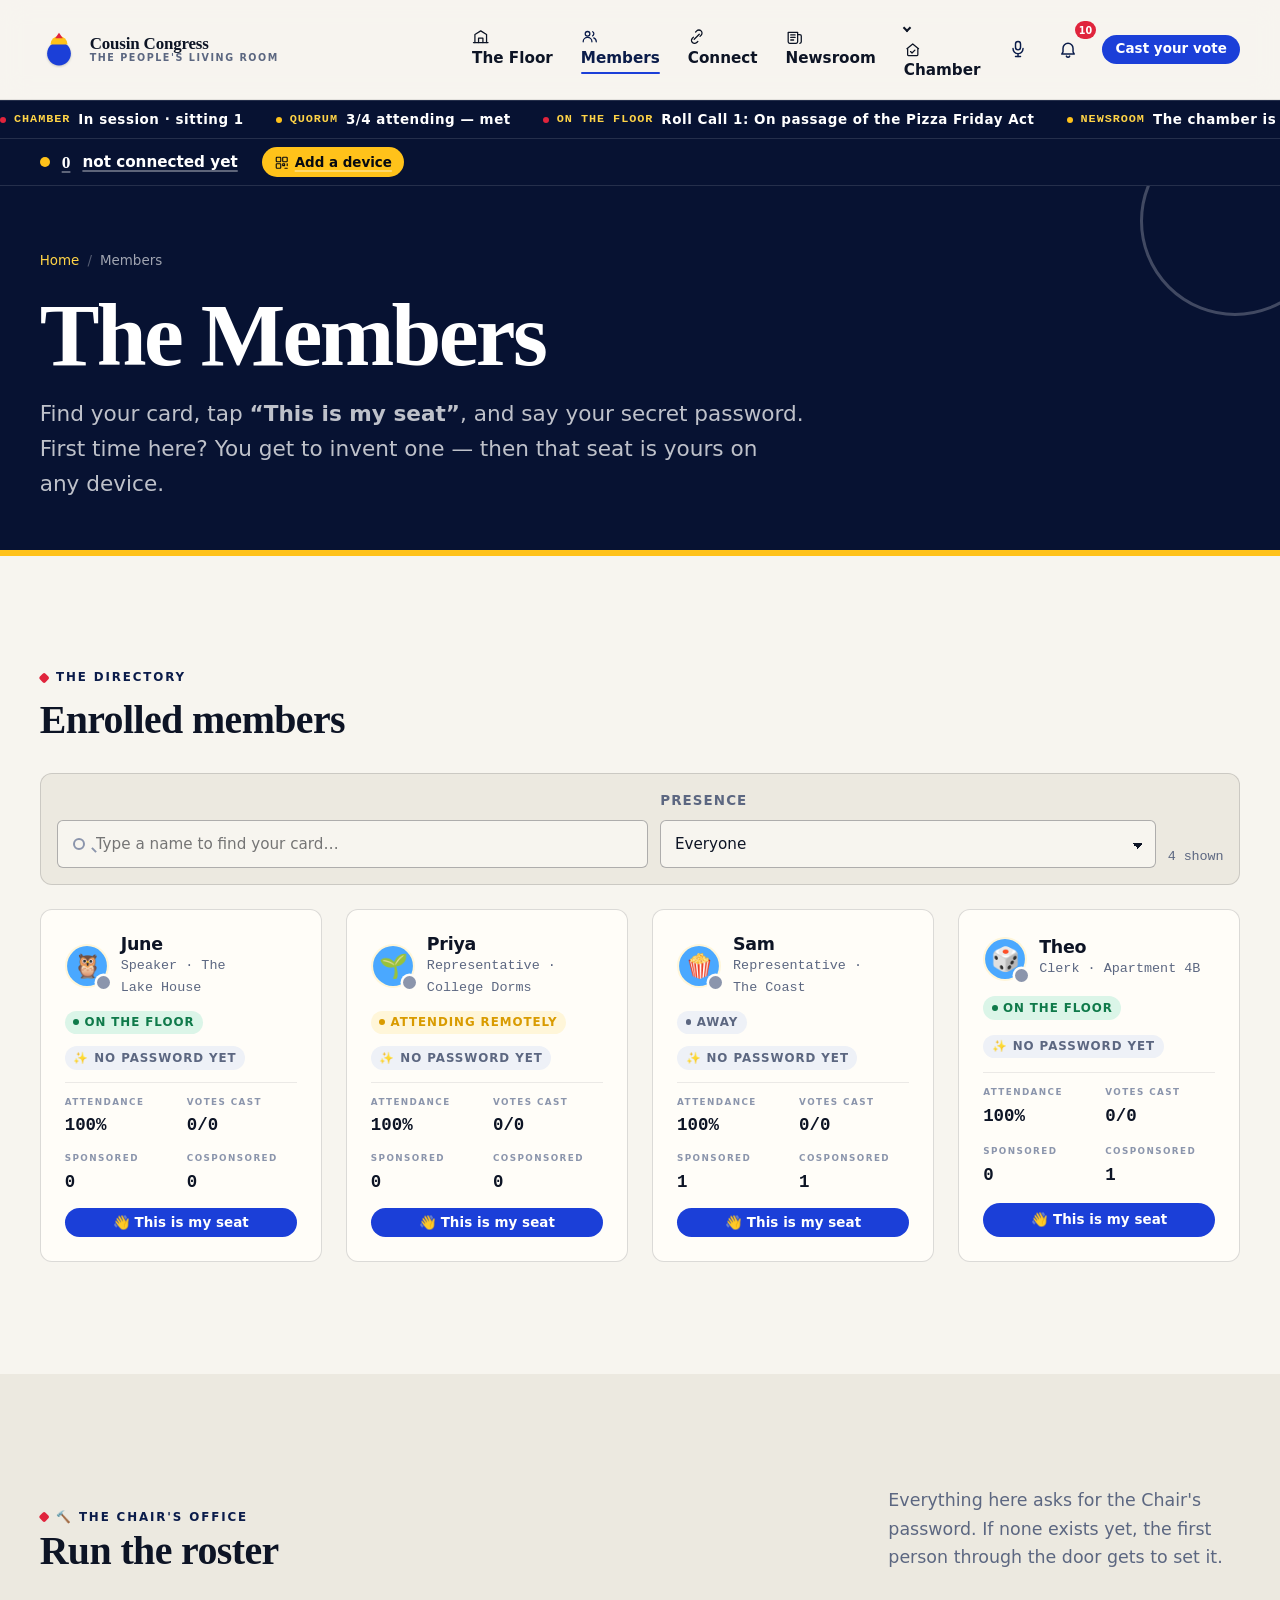
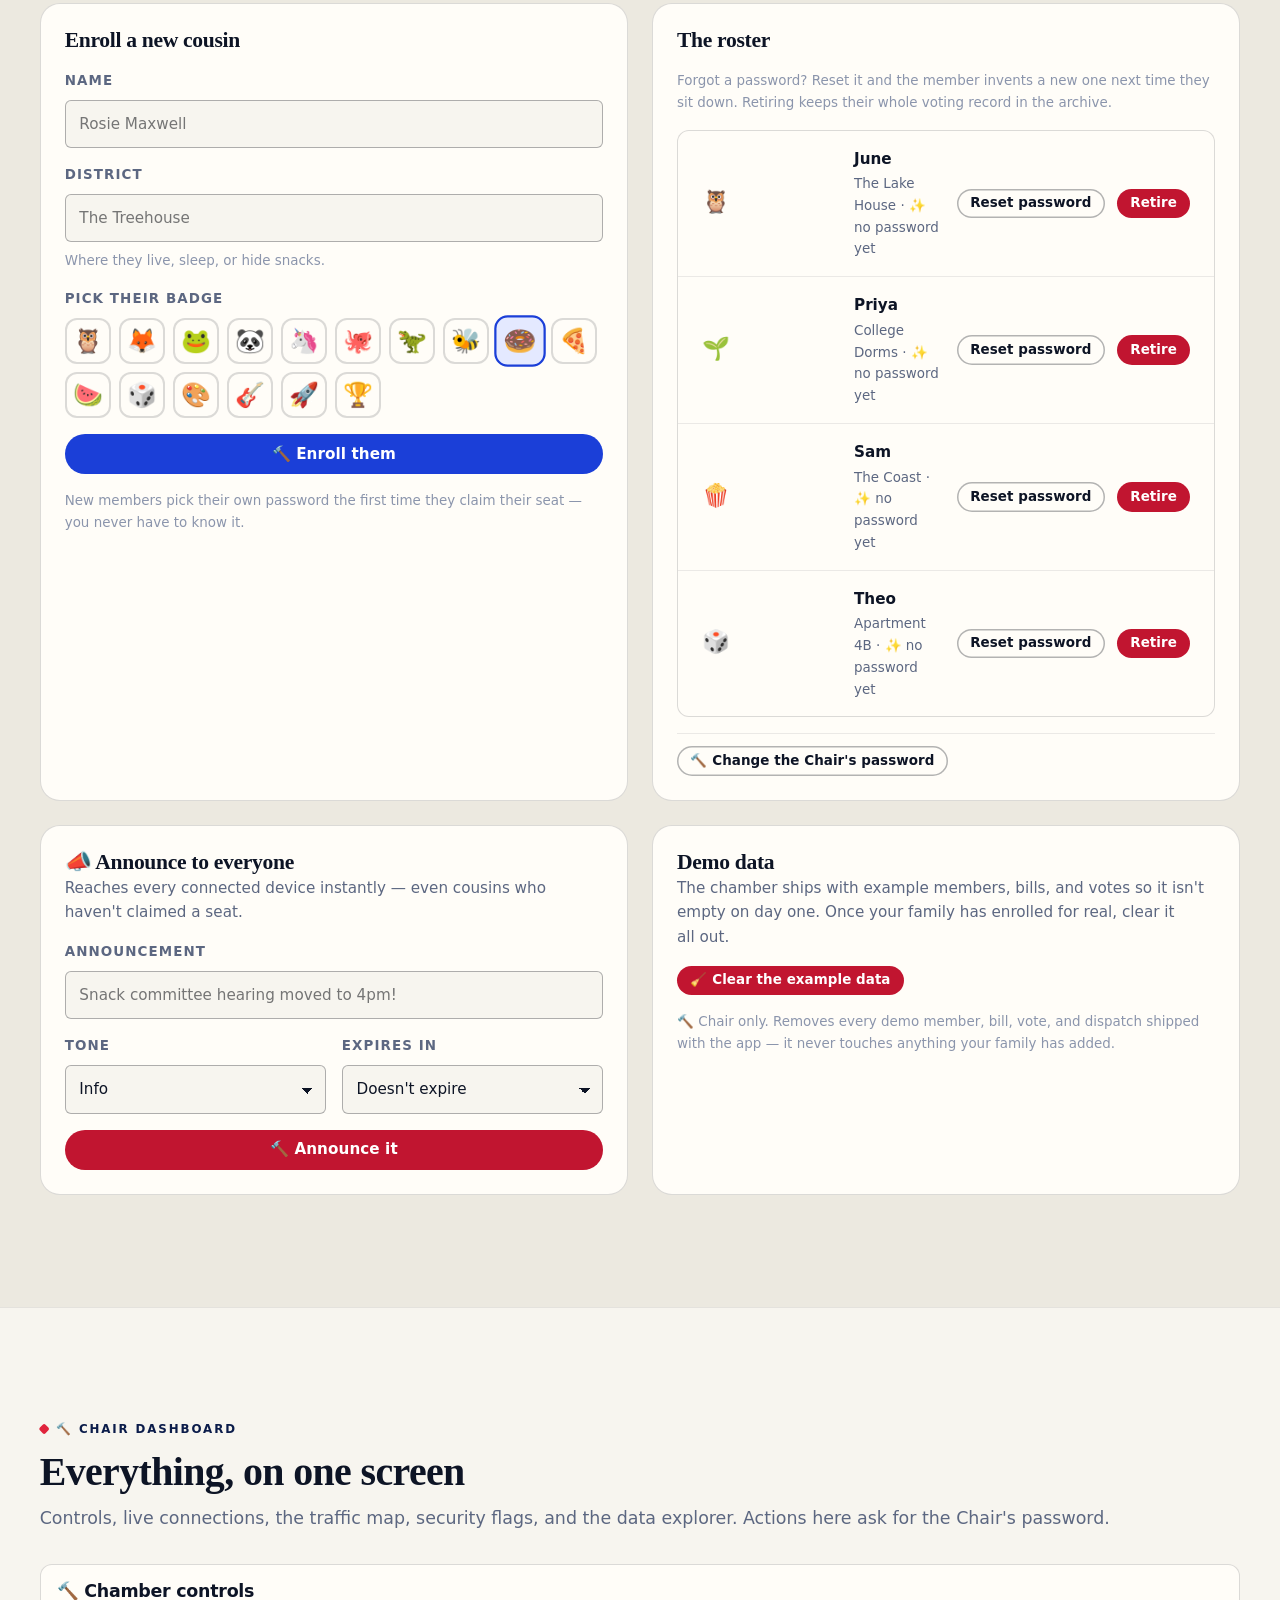
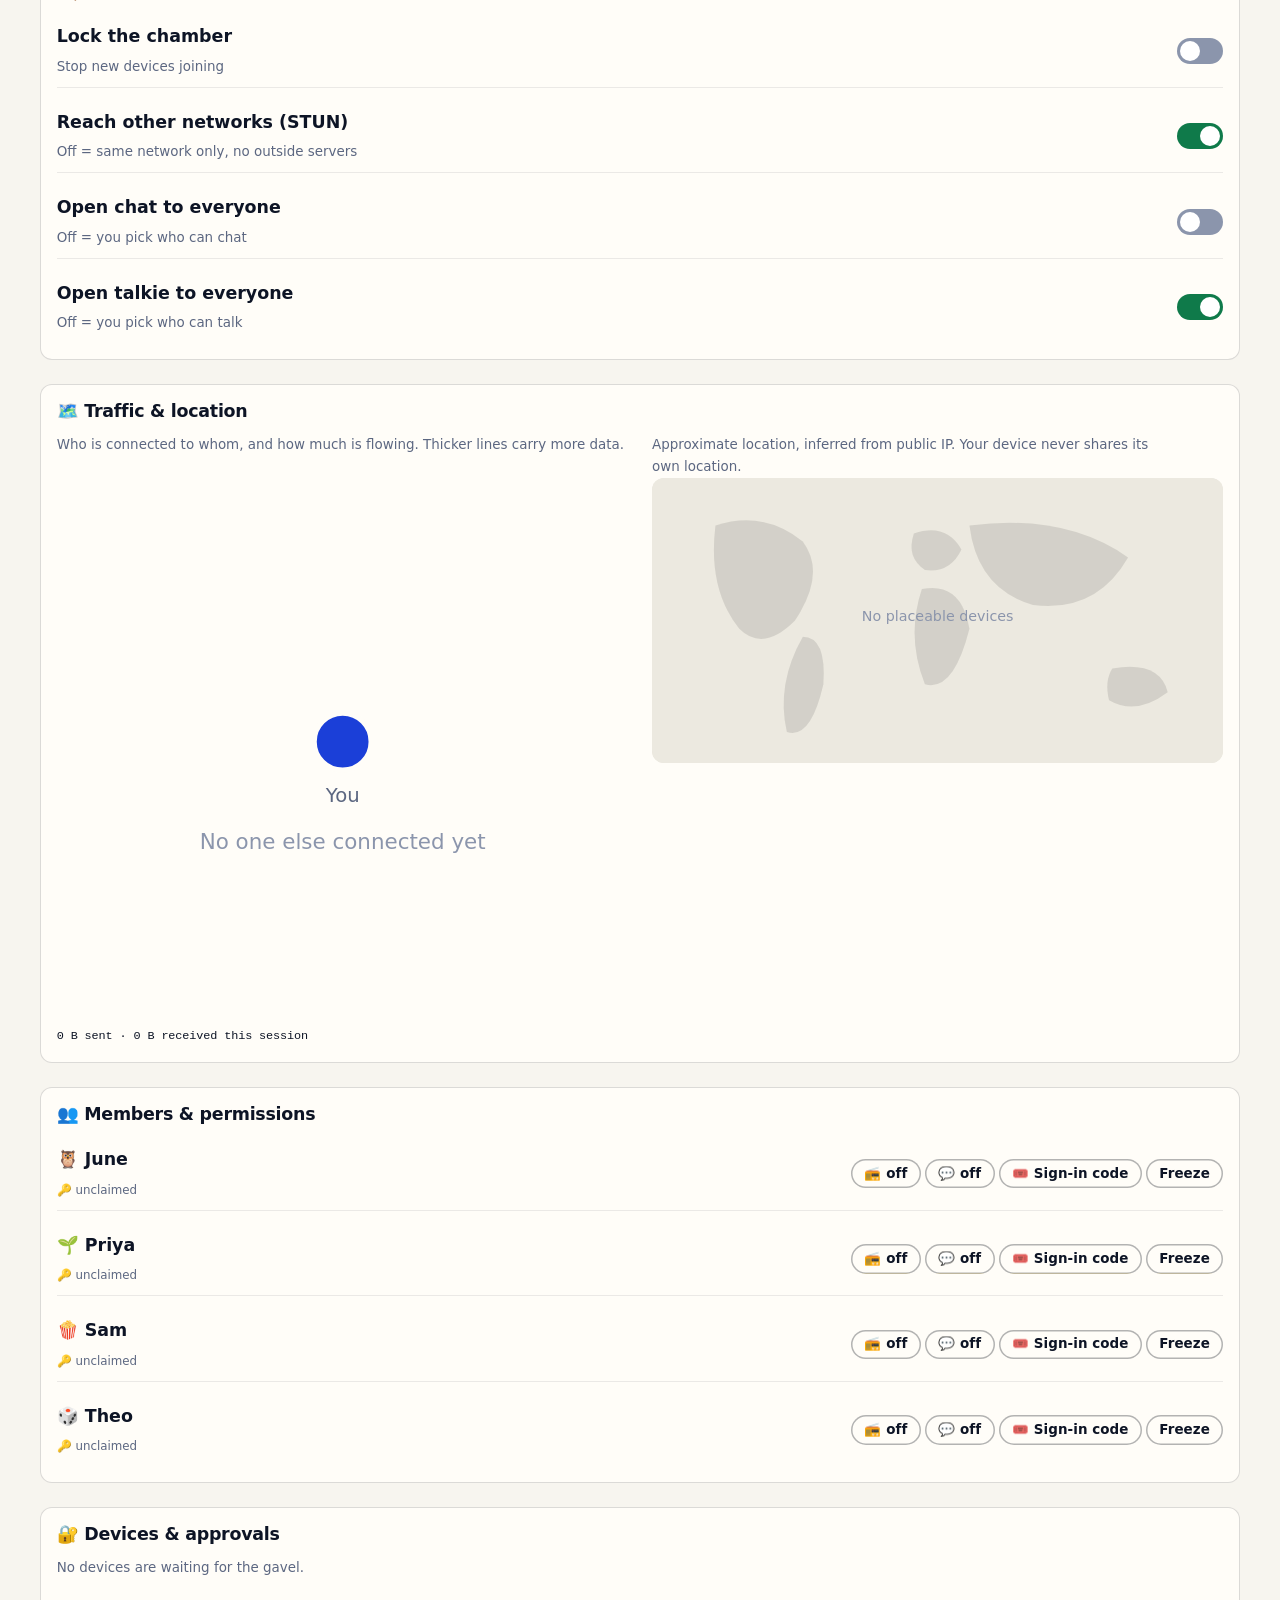
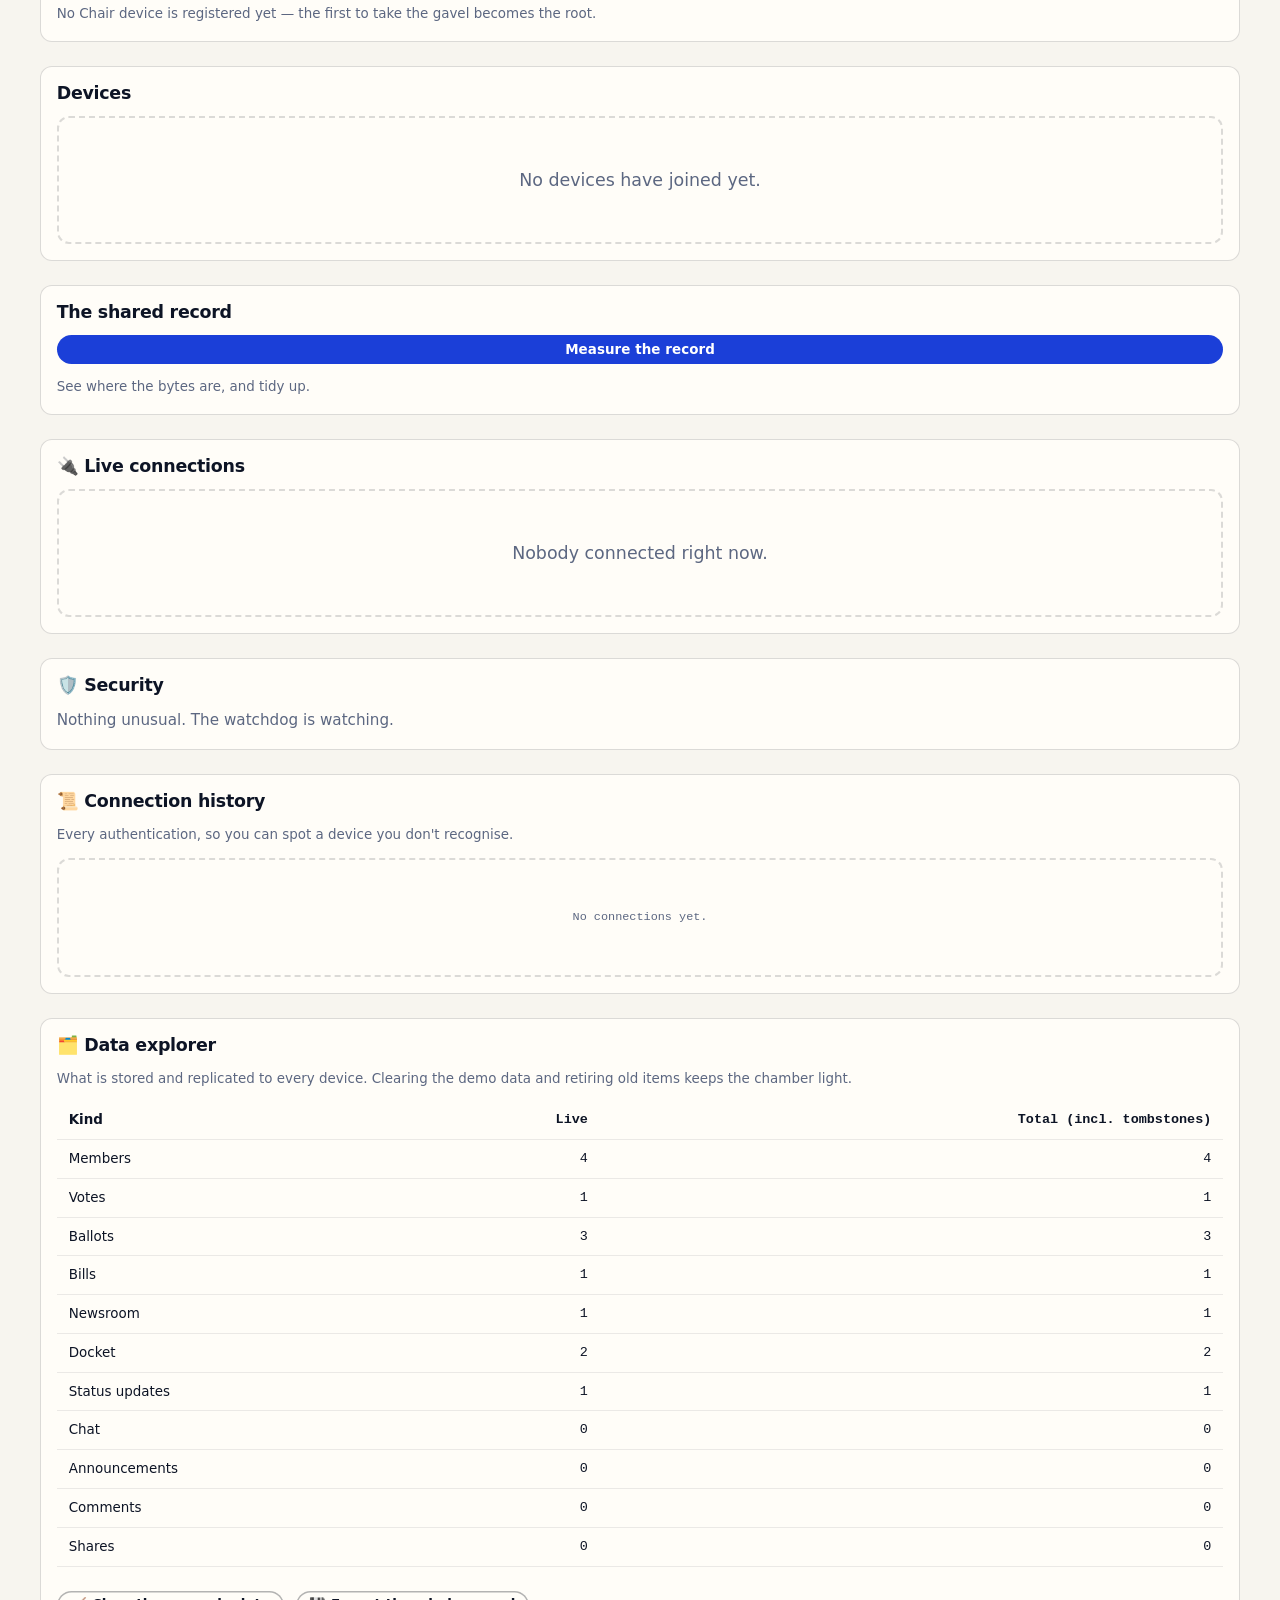
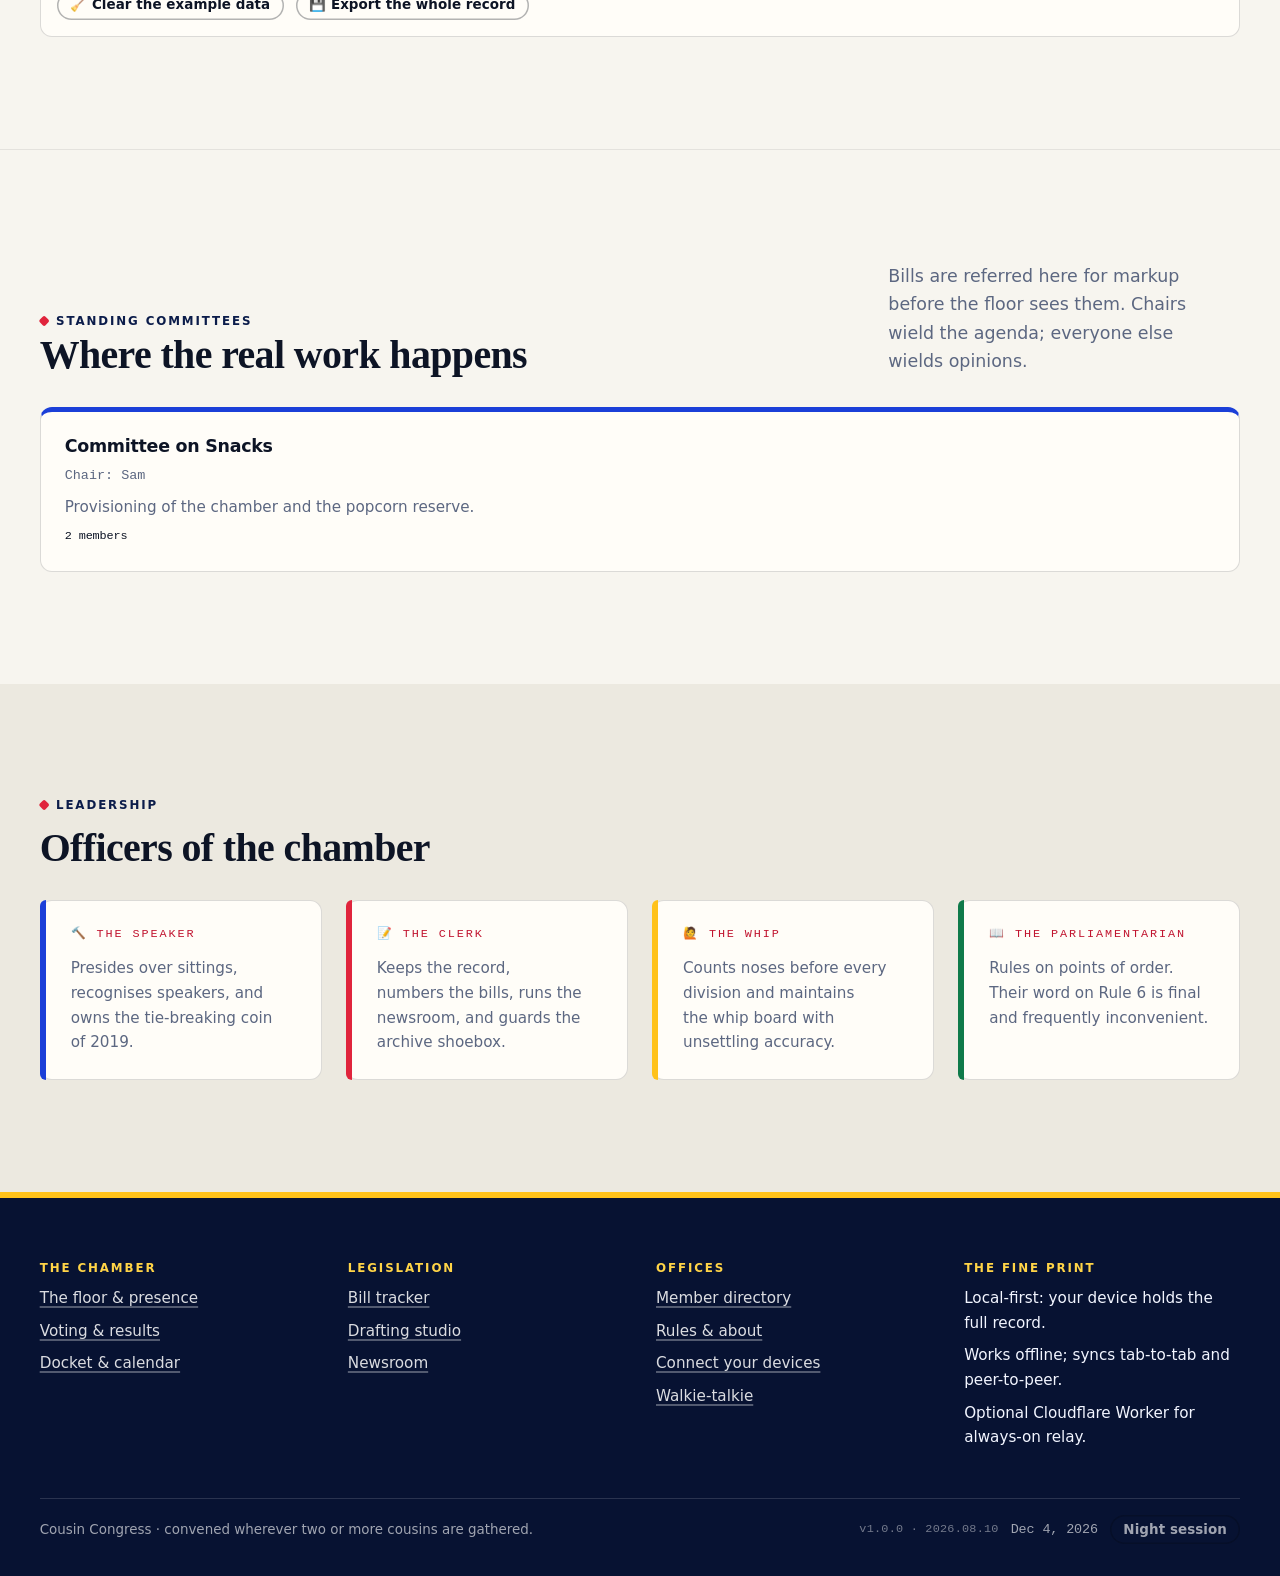
<file: members.html>
<!doctype html>
<html lang="en">
<head>
  <meta charset="utf-8">
  <meta name="viewport" content="width=device-width, initial-scale=1">
  <title>Members · Cousin Congress</title>
  <meta name="description" content="The member directory: districts, presence, attendance records, scorecards, and the standing committees.">
  <meta name="color-scheme" content="light dark">
  <meta name="theme-color" content="#0b1c4a">
  <link rel="icon" href="data:image/svg+xml,%3Csvg%20xmlns%3D%22http%3A%2F%2Fwww.w3.org%2F2000%2Fsvg%22%20viewBox%3D%220%200%2040%2040%22%3E%3Ccircle%20cx%3D%2220%22%20cy%3D%2224.8%22%20r%3D%2212.5%22%20fill%3D%22%231b3fd8%22%2F%3E%3Cpath%20d%3D%22M11%2C15.3A9%2C9%200%200%201%2029%2C15.3Z%22%20fill%3D%22%23ffc21a%22%2F%3E%3Cpath%20d%3D%22M20%2C2.8L24%2C8.8L16%2C8.8Z%22%20fill%3D%22%23e0243c%22%2F%3E%3C%2Fsvg%3E">
  <link rel="stylesheet" href="css/tokens.css">
  <link rel="stylesheet" href="css/base.css">
  <link rel="stylesheet" href="css/layout.css">
  <link rel="stylesheet" href="css/components.css">
  <link rel="stylesheet" href="css/features.css">
  <link rel="stylesheet" href="css/connect.css">
  <link rel="stylesheet" href="css/logo.css">
  <link rel="stylesheet" href="css/pages.css">
  <link rel="stylesheet" href="css/motion.css">
  <link rel="stylesheet" href="css/emoji.css">
  <link rel="stylesheet" href="css/moderation.css">
  <link rel="stylesheet" href="css/cursor.css">
  <script type="module" src="js/app.js"></script>
</head>
<body>
  <a class="u-skip" href="#main">Skip to content</a>
  <div class="progress-rail" aria-hidden="true"><div class="progress-rail__bar"></div></div>

  <input type="checkbox" class="nav-toggle" id="nav-toggle" aria-label="Open the menu">

  <header class="masthead">
    <div class="shell shell--wide masthead__inner">
      <a class="brand" href="index.html" aria-label="Cousin Congress home">
        <span class="brand__mark" data-logo></span>
        <span class="brand__wordmark">
          <span class="brand__name">Cousin Congress</span>
          <span class="brand__sub">The People's Living Room</span>
        </span>
      </a>

      <label class="nav-burger" for="nav-toggle" aria-hidden="true">
        <span class="nav-burger__bars"></span>
      </label>

      <nav class="nav" aria-label="Primary">
        <a class="nav__link" href="floor.html"><svg class="ico" aria-hidden="true" focusable="false"><use href="#i-floor"></use></svg>The Floor</a>
        <a class="nav__link" href="members.html" aria-current="page"><svg class="ico" aria-hidden="true" focusable="false"><use href="#i-members"></use></svg>Members</a>
        <a class="nav__link" href="connect.html"><svg class="ico" aria-hidden="true" focusable="false"><use href="#i-connect"></use></svg>Connect</a>
        <a class="nav__link" href="news.html"><svg class="ico" aria-hidden="true" focusable="false"><use href="#i-news"></use></svg>Newsroom</a>
        <!-- Voting, the bill tracker, drafting and the docket are all tabs of the
             Floor now, so this menu points into it rather than away from it.
             Every entry is a same-page tab except About, which stays a page. -->
        <div class="nav__group">
          <a class="nav__link" href="floor.html#votes"><svg class="ico" aria-hidden="true" focusable="false"><use href="#i-votes"></use></svg>Chamber</a>
          <ul class="nav__menu">
            <li><a href="floor.html#votes">Voting <small>Cast a ballot, watch the tally</small></a></li>
            <li><a href="floor.html#bills">Bill tracker <small>Every measure on file</small></a></li>
            <li><a href="floor.html#now">Drafting desk <small>Write and introduce a bill</small></a></li>
            <li><a href="floor.html#docket">Docket <small>The order of business</small></a></li>
            <li><a href="about.html">About &amp; rules <small>How the chamber works</small></a></li>
          </ul>
        </div>
        <span class="nav__tools">
          <a class="nav__icon" href="connect.html#talkie" data-when="authed" aria-label="Push to talk" title="Push to talk"><svg class="ico" aria-hidden="true" focusable="false"><use href="#i-talkie"></use></svg></a>
          <a class="nav__icon notif-bell" href="connect.html#notifications" aria-label="Notifications" title="Notifications"><svg class="ico" aria-hidden="true" focusable="false"><use href="#i-bell"></use></svg><span data-notif-count hidden>0</span></a>
        </span>
        <a class="btn btn--sm nav__cta" href="floor.html#votes">Cast your vote</a>
      </nav>
    </div>
  </header>

  <div class="page-body">
    <div class="ticker" aria-label="Chamber ticker">
      <div class="ticker__track" data-render="ticker">
        <span class="ticker__item ticker__item--live"><span class="ticker__label">Chamber</span>In session · sitting 14</span>
        <span class="ticker__item"><span class="ticker__label">On the floor</span>Roll Call 31: the Pizza Friday Establishment Act</span>
        <span class="ticker__item"><span class="ticker__label">Up next</span>Snack Committee hearing · the kitchen</span>
        <span aria-hidden="true" style="display:contents">
          <span class="ticker__item ticker__item--live"><span class="ticker__label">Chamber</span>In session · sitting 14</span>
          <span class="ticker__item"><span class="ticker__label">On the floor</span>Roll Call 31: the Pizza Friday Establishment Act</span>
          <span class="ticker__item"><span class="ticker__label">Up next</span>Snack Committee hearing · the kitchen</span>
        </span>
      </div>
    </div>

    <a class="link-banner" data-link-banner href="pair.html" title="Devices connected — tap to add one">
      <span class="link-banner__dot"></span>
      <span class="link-banner__count" data-link-count>0</span>
      <span class="link-banner__text" data-link-text>not connected</span>
      <span class="link-banner__seal" data-congress-seal aria-hidden="true"></span>
      <span class="link-banner__cta" data-link-cta><svg class="ico" aria-hidden="true" focusable="false"><use href="#i-qr"></use></svg>Add a device</span>
    </a>

    <div class="shell announce-rail" data-render="announcements"></div>

    <main id="main">
      <header class="page-head">
        <div class="deco deco--circle deco--a" data-parallax="spin" aria-hidden="true"></div>
        <div class="shell">
          <ol class="crumbs"><li><a href="index.html">Home</a></li><li>Members</li></ol>
          <h1 data-enter>The Members</h1>
          <p class="page-head__lede" data-enter style="--i:1">
            Find your card, tap <strong>“This is my seat”</strong>, and say your secret password.
            First time here? You get to invent one — then that seat is yours on any device.
          </p>
        </div>
      </header>

      <!-- Directory -->
      <section class="section">
        <div class="shell">
          <header class="section__head">
            <p class="section__eyebrow u-caps" data-reveal>The directory</p>
            <h2 data-reveal>Enrolled members</h2>
          </header>

          <div class="filterbar" data-reveal>
            <div class="search">
              <label class="u-visually-hidden" for="dir-search">Search members</label>
              <input class="input" id="dir-search" type="search"
                     placeholder="Type a name to find your card…" data-search-for="directory">
            </div>
            <div class="field">
              <label class="field__label" for="dir-presence">Presence</label>
              <select class="select" id="dir-presence" data-filter-for="directory" data-facet="presence">
                <option value="all">Everyone</option>
                <option value="present">On the floor</option>
                <option value="voting">At the rostrum</option>
                <option value="remote">Remote</option>
                <option value="away">Away</option>
              </select>
            </div>
            <span class="u-mono u-muted" style="font-size:var(--fs-xs)">
              <span data-count-for="directory">—</span> shown
            </span>
          </div>

          <div class="grid grid--3" id="directory" data-filter-scope data-render="directory"
               style="margin-top:var(--sp-5)">
            <div class="skeleton" style="height:16rem"></div>
            <div class="skeleton" style="height:16rem"></div>
            <div class="skeleton" style="height:16rem"></div>
          </div>
          <p class="empty" data-empty-for="directory" hidden>No members match that filter.</p>
        </div>
      </section>

      <!-- Chair's Office -->
      <section class="section section--sunken" id="chair-office">
        <div class="shell">
          <header class="section__head section__head--split">
            <div>
              <p class="section__eyebrow u-caps" data-reveal>🔨 The Chair's Office</p>
              <h2 data-reveal>Run the roster</h2>
            </div>
            <p class="u-muted" data-reveal="right">Everything here asks for the Chair's password.
              If none exists yet, the first person through the door gets to set it.</p>
          </header>

          <div class="grid grid--2">
            <!-- Enroll -->
            <form class="panel stack" data-action="add-member" data-reveal="left">
              <h3 style="font-size:var(--fs-lg)">Enroll a new cousin</h3>
              <div class="field">
                <label class="field__label" for="new-name">Name</label>
                <input class="input" id="new-name" name="name" required maxlength="60"
                       placeholder="Rosie Maxwell">
              </div>
              <div class="field">
                <label class="field__label" for="new-district">District</label>
                <input class="input" id="new-district" name="district" maxlength="60"
                       placeholder="The Treehouse">
                <p class="field__hint">Where they live, sleep, or hide snacks.</p>
              </div>
              <div class="field">
                <span class="field__label">Pick their badge</span>
                <div class="icon-picker" role="radiogroup" aria-label="Member badge icon">
                  <label><input type="radio" name="icon" value="🦉">🦉</label>
                  <label><input type="radio" name="icon" value="🦊">🦊</label>
                  <label><input type="radio" name="icon" value="🐸">🐸</label>
                  <label><input type="radio" name="icon" value="🐼">🐼</label>
                  <label><input type="radio" name="icon" value="🦄">🦄</label>
                  <label><input type="radio" name="icon" value="🐙">🐙</label>
                  <label><input type="radio" name="icon" value="🦖">🦖</label>
                  <label><input type="radio" name="icon" value="🐝">🐝</label>
                  <label><input type="radio" name="icon" value="🍩" checked>🍩</label>
                  <label><input type="radio" name="icon" value="🍕">🍕</label>
                  <label><input type="radio" name="icon" value="🍉">🍉</label>
                  <label><input type="radio" name="icon" value="🎲">🎲</label>
                  <label><input type="radio" name="icon" value="🎨">🎨</label>
                  <label><input type="radio" name="icon" value="🎸">🎸</label>
                  <label><input type="radio" name="icon" value="🚀">🚀</label>
                  <label><input type="radio" name="icon" value="🏆">🏆</label>
                </div>
              </div>
              <button class="btn" type="submit">🔨 Enroll them</button>
              <p class="field__hint">New members pick their own password the first time they
                claim their seat — you never have to know it.</p>
            </form>

            <!-- Roster admin -->
            <div class="panel stack" data-reveal="right">
              <h3 style="font-size:var(--fs-lg)">The roster</h3>
              <p class="field__hint">Forgot a password? Reset it and the member invents a new one
                next time they sit down. Retiring keeps their whole voting record in the archive.</p>
              <div class="rows" data-render="provision">
                <div class="skeleton" style="height:4rem"></div>
                <div class="skeleton" style="height:4rem"></div>
              </div>
              <div class="cluster" style="padding-top:var(--sp-3);border-top:1px solid var(--line-hair)">
                <button class="btn btn--ghost btn--sm" data-action="chair-pin">🔨 Change the Chair's password</button>
              </div>
            </div>
          </div>

          <div class="grid grid--2" style="margin-top:var(--sp-5)">
            <!-- Announcements -->
            <form class="panel stack" data-action="post-announcement" data-reveal="left">
              <div>
                <h3 style="font-size:var(--fs-lg)">📣 Announce to everyone</h3>
                <p class="u-muted" style="font-size:var(--fs-sm)">Reaches every connected device
                  instantly — even cousins who haven't claimed a seat.</p>
              </div>
              <div class="field">
                <label class="field__label" for="ann-text">Announcement</label>
                <input class="input" id="ann-text" name="text" required maxlength="200"
                       placeholder="Snack committee hearing moved to 4pm!">
              </div>
              <div class="form-grid form-grid--2">
                <div class="field">
                  <label class="field__label" for="ann-tone">Tone</label>
                  <select class="select" id="ann-tone" name="tone">
                    <option value="info" selected>Info</option>
                    <option value="urgent">Urgent</option>
                    <option value="celebrate">Celebrate</option>
                  </select>
                </div>
                <div class="field">
                  <label class="field__label" for="ann-minutes">Expires in</label>
                  <select class="select" id="ann-minutes" name="minutes">
                    <option value="">Doesn't expire</option>
                    <option value="15">15 minutes</option>
                    <option value="60">1 hour</option>
                    <option value="1440">24 hours</option>
                  </select>
                </div>
              </div>
              <button class="btn btn--danger" type="submit">🔨 Announce it</button>
            </form>

            <!-- Demo data -->
            <div class="panel stack" data-reveal="right">
              <div>
                <h3 style="font-size:var(--fs-lg)">Demo data</h3>
                <p class="u-muted" style="font-size:var(--fs-sm)">The chamber ships with example
                  members, bills, and votes so it isn't empty on day one. Once your family has
                  enrolled for real, clear it all out.</p>
              </div>
              <div class="cluster">
                <button class="btn btn--danger btn--sm" data-action="clear-demo">🧹 Clear the example data</button>
              </div>
              <p class="field__hint">🔨 Chair only. Removes every demo member, bill, vote, and
                dispatch shipped with the app — it never touches anything your family has added.</p>
            </div>
          </div>
        </div>
      </section>


      <!-- Unified Chair dashboard -->
      <section class="section" id="dashboard">
        <div class="shell shell--wide">
          <header class="section__head">
            <p class="section__eyebrow u-caps" data-reveal>🔨 Chair dashboard</p>
            <h2 data-reveal>Everything, on one screen</h2>
            <p class="u-muted" data-reveal>Controls, live connections, the traffic map, security flags, and the data explorer. Actions here ask for the Chair's password.</p>
          </header>
          <div data-chair-dashboard>
            <p class="empty">The dashboard appears here once the app has loaded.</p>
          </div>
        </div>
      </section>

      <!-- Committees -->
      <section class="section">
        <div class="shell">
          <header class="section__head section__head--split">
            <div>
              <p class="section__eyebrow u-caps" data-reveal>Standing committees</p>
              <h2 data-reveal>Where the real work happens</h2>
            </div>
            <p class="u-muted" data-reveal="right">Bills are referred here for markup before the
              floor sees them. Chairs wield the agenda; everyone else wields opinions.</p>
          </header>
          <div class="grid grid--2" data-render="committees">
            <div class="skeleton" style="height:9rem"></div>
            <div class="skeleton" style="height:9rem"></div>
          </div>
        </div>
      </section>

      <!-- Leadership -->
      <section class="section section--sunken">
        <div class="shell">
          <header class="section__head">
            <p class="section__eyebrow u-caps" data-reveal>Leadership</p>
            <h2 data-reveal>Officers of the chamber</h2>
          </header>
          <div class="grid grid--4">
            <div class="card card--filed" data-reveal style="--i:0;--spine:var(--c-blue-600)">
              <p class="kicker">🔨 The Speaker</p>
              <p style="font-size:var(--fs-sm)" class="u-muted">Presides over sittings, recognises
                speakers, and owns the tie-breaking coin of 2019.</p>
            </div>
            <div class="card card--filed" data-reveal style="--i:1;--spine:var(--c-red-500)">
              <p class="kicker">📝 The Clerk</p>
              <p style="font-size:var(--fs-sm)" class="u-muted">Keeps the record, numbers the bills,
                runs the newsroom, and guards the archive shoebox.</p>
            </div>
            <div class="card card--filed" data-reveal style="--i:2;--spine:var(--c-yellow-500)">
              <p class="kicker">🙋 The Whip</p>
              <p style="font-size:var(--fs-sm)" class="u-muted">Counts noses before every division
                and maintains the whip board with unsettling accuracy.</p>
            </div>
            <div class="card card--filed" data-reveal style="--i:3;--spine:var(--c-green-600)">
              <p class="kicker">📖 The Parliamentarian</p>
              <p style="font-size:var(--fs-sm)" class="u-muted">Rules on points of order. Their
                word on Rule 6 is final and frequently inconvenient.</p>
            </div>
          </div>
        </div>
      </section>
    </main>

    <footer class="colophon">
      <div class="shell">
        <div class="colophon__grid">
          <div>
            <h2 class="colophon__title">The chamber</h2>
            <ul class="colophon__list">
              <li><a href="floor.html">The floor & presence</a></li>
              <li><a href="voting.html">Voting & results</a></li>
              <li><a href="docket.html">Docket & calendar</a></li>
            </ul>
          </div>
          <div>
            <h2 class="colophon__title">Legislation</h2>
            <ul class="colophon__list">
              <li><a href="bills.html">Bill tracker</a></li>
              <li><a href="draft.html">Drafting studio</a></li>
              <li><a href="news.html">Newsroom</a></li>
            </ul>
          </div>
          <div>
            <h2 class="colophon__title">Offices</h2>
            <ul class="colophon__list">
              <li><a href="members.html">Member directory</a></li>
              <li><a href="about.html">Rules & about</a></li>
              <li><a href="connect.html">Connect your devices</a></li>
              <li><a href="connect.html#talkie">Walkie-talkie</a></li>
            </ul>
          </div>
          <div>
            <h2 class="colophon__title">The fine print</h2>
            <ul class="colophon__list">
              <li>Local-first: your device holds the full record.</li>
              <li>Works offline; syncs tab-to-tab and peer-to-peer.</li>
              <li>Optional Cloudflare Worker for always-on relay.</li>
            </ul>
          </div>
        </div>
        <div class="colophon__base">
          <span>Cousin Congress · convened wherever two or more cousins are gathered.</span>
          <span class="cluster">
            <span class="u-mono colophon__version" data-version title="Build version">v—</span>
            <span class="u-mono" data-clock="date">—</span>
            <button class="btn btn--ghost btn--sm" data-action="theme" aria-pressed="false"
                    style="color:inherit">Night session</button>
          </span>
        </div>
      </div>
    </footer>
  </div>

  <div class="cursor" aria-hidden="true">
    <div class="cursor__lag">
      <span class="cursor__ring"></span>
      <span class="cursor__square"></span>
      <span class="cursor__tri"></span>
      <span class="cursor__bar"></span>
      <span class="cursor__label"></span>
    </div>
    <div class="cursor__dot"></div>
  </div>
</body>
</html>
</file>
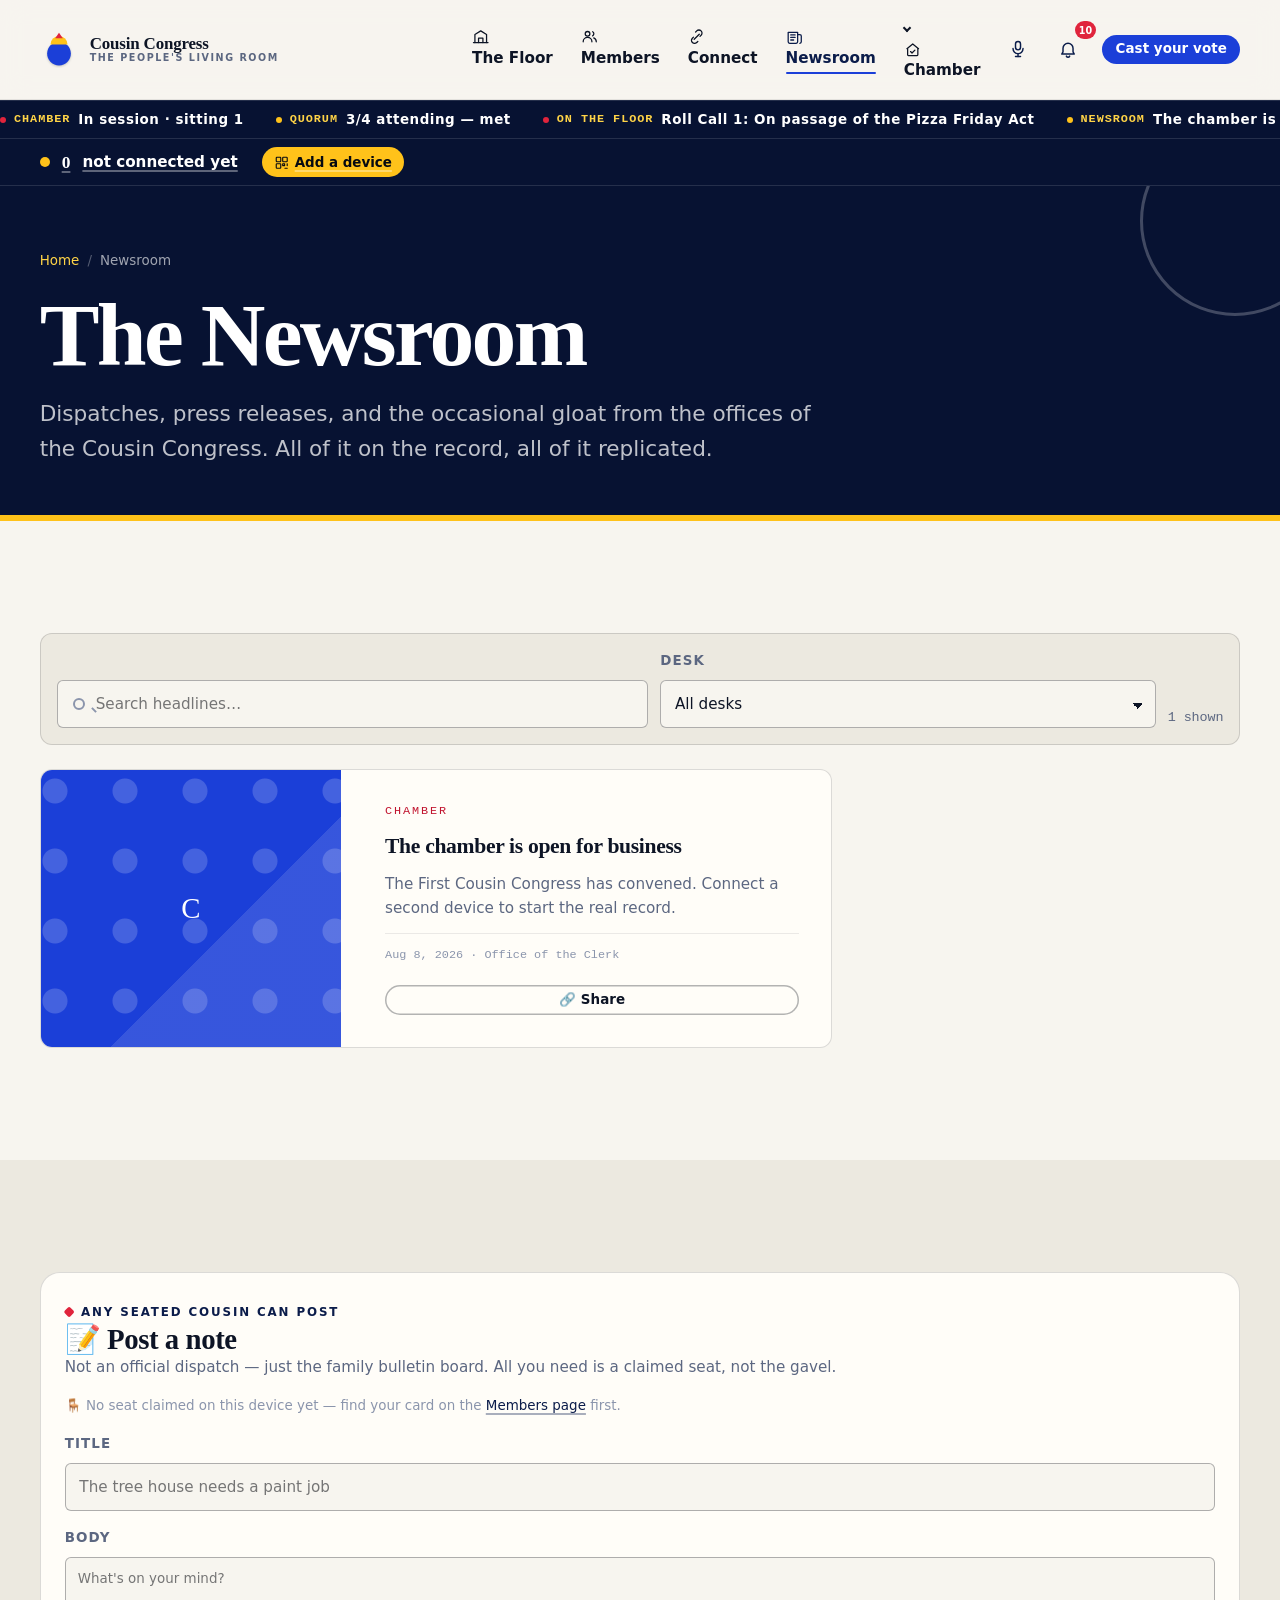
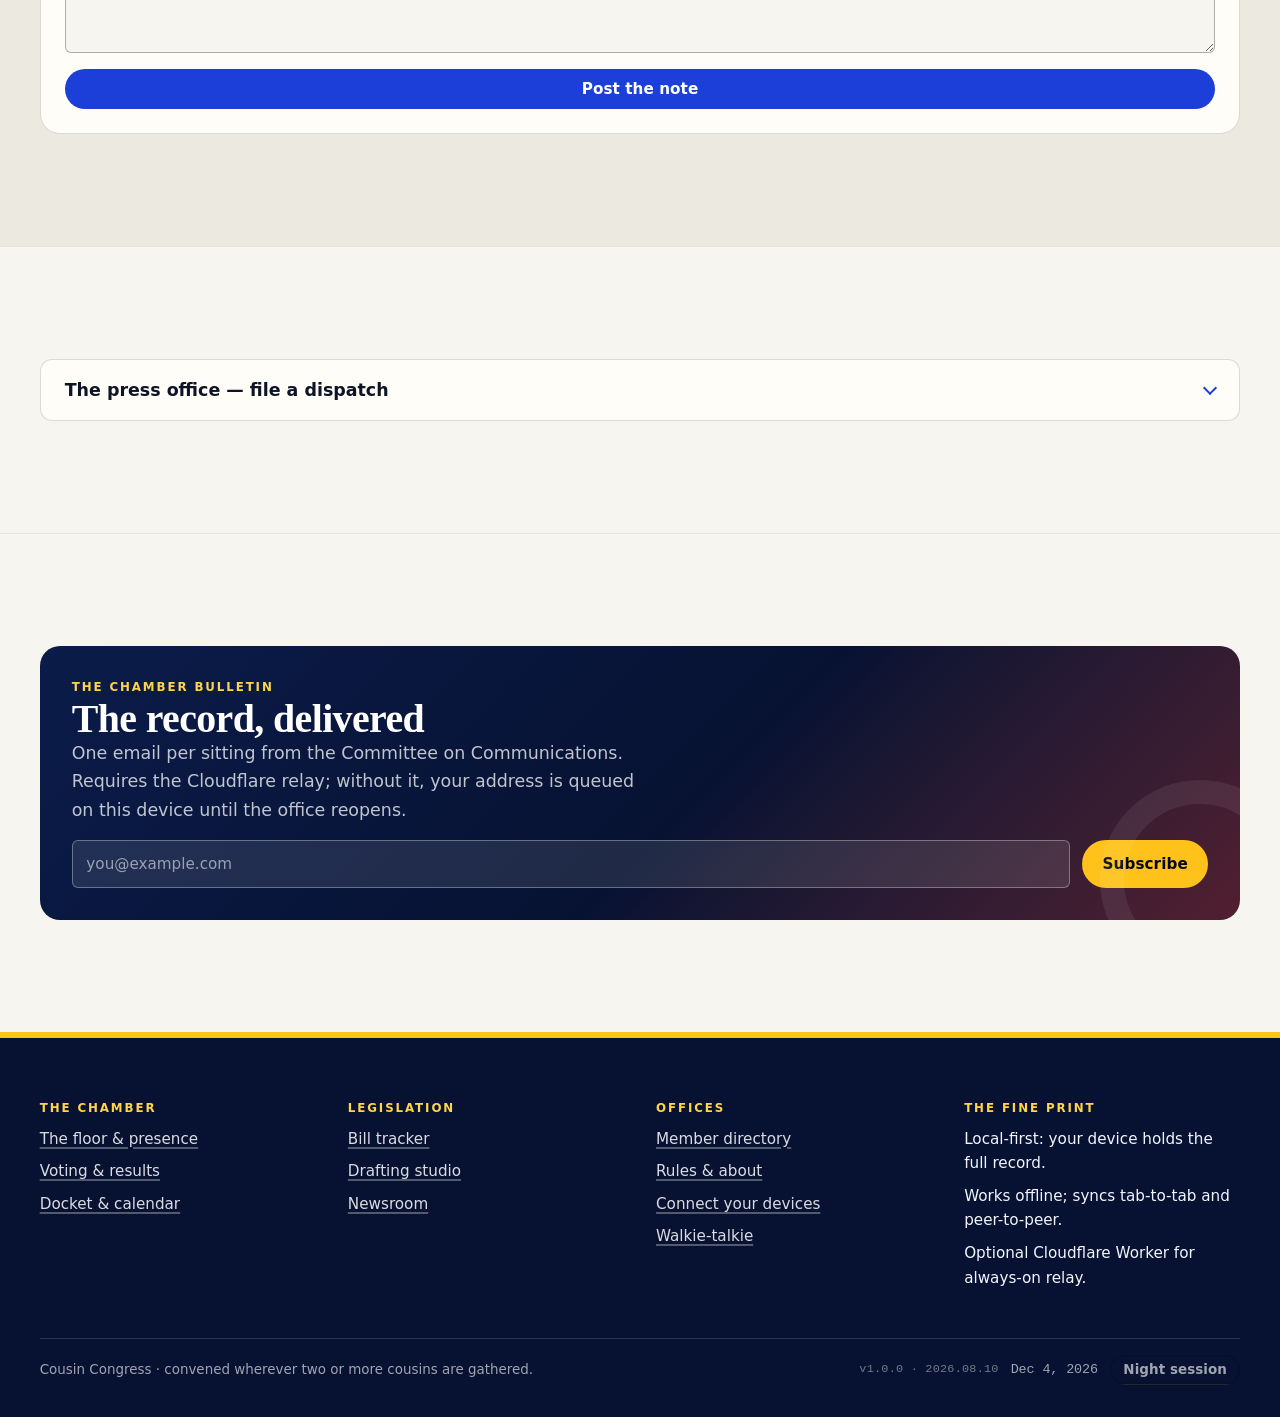
<file: news.html>
<!doctype html>
<html lang="en">
<head>
  <meta charset="utf-8">
  <meta name="viewport" content="width=device-width, initial-scale=1">
  <title>Newsroom · Cousin Congress</title>
  <meta name="description" content="Press releases and dispatches from the offices of the Cousin Congress.">
  <meta name="color-scheme" content="light dark">
  <meta name="theme-color" content="#0b1c4a">
  <link rel="icon" href="data:image/svg+xml,%3Csvg%20xmlns%3D%22http%3A%2F%2Fwww.w3.org%2F2000%2Fsvg%22%20viewBox%3D%220%200%2040%2040%22%3E%3Ccircle%20cx%3D%2220%22%20cy%3D%2224.8%22%20r%3D%2212.5%22%20fill%3D%22%231b3fd8%22%2F%3E%3Cpath%20d%3D%22M11%2C15.3A9%2C9%200%200%201%2029%2C15.3Z%22%20fill%3D%22%23ffc21a%22%2F%3E%3Cpath%20d%3D%22M20%2C2.8L24%2C8.8L16%2C8.8Z%22%20fill%3D%22%23e0243c%22%2F%3E%3C%2Fsvg%3E">
  <link rel="stylesheet" href="css/tokens.css">
  <link rel="stylesheet" href="css/base.css">
  <link rel="stylesheet" href="css/layout.css">
  <link rel="stylesheet" href="css/components.css">
  <link rel="stylesheet" href="css/features.css">
  <link rel="stylesheet" href="css/connect.css">
  <link rel="stylesheet" href="css/logo.css">
  <link rel="stylesheet" href="css/pages.css">
  <link rel="stylesheet" href="css/motion.css">
  <link rel="stylesheet" href="css/emoji.css">
  <link rel="stylesheet" href="css/moderation.css">
  <link rel="stylesheet" href="css/cursor.css">
  <script type="module" src="js/app.js"></script>
</head>
<body>
  <a class="u-skip" href="#main">Skip to content</a>
  <div class="progress-rail" aria-hidden="true"><div class="progress-rail__bar"></div></div>

  <input type="checkbox" class="nav-toggle" id="nav-toggle" aria-label="Open the menu">

  <header class="masthead">
    <div class="shell shell--wide masthead__inner">
      <a class="brand" href="index.html" aria-label="Cousin Congress home">
        <span class="brand__mark" data-logo></span>
        <span class="brand__wordmark">
          <span class="brand__name">Cousin Congress</span>
          <span class="brand__sub">The People's Living Room</span>
        </span>
      </a>

      <label class="nav-burger" for="nav-toggle" aria-hidden="true">
        <span class="nav-burger__bars"></span>
      </label>

      <nav class="nav" aria-label="Primary">
        <a class="nav__link" href="floor.html"><svg class="ico" aria-hidden="true" focusable="false"><use href="#i-floor"></use></svg>The Floor</a>
        <a class="nav__link" href="members.html"><svg class="ico" aria-hidden="true" focusable="false"><use href="#i-members"></use></svg>Members</a>
        <a class="nav__link" href="connect.html"><svg class="ico" aria-hidden="true" focusable="false"><use href="#i-connect"></use></svg>Connect</a>
        <a class="nav__link" href="news.html" aria-current="page"><svg class="ico" aria-hidden="true" focusable="false"><use href="#i-news"></use></svg>Newsroom</a>
        <!-- Voting, the bill tracker, drafting and the docket are all tabs of the
             Floor now, so this menu points into it rather than away from it.
             Every entry is a same-page tab except About, which stays a page. -->
        <div class="nav__group">
          <a class="nav__link" href="floor.html#votes"><svg class="ico" aria-hidden="true" focusable="false"><use href="#i-votes"></use></svg>Chamber</a>
          <ul class="nav__menu">
            <li><a href="floor.html#votes">Voting <small>Cast a ballot, watch the tally</small></a></li>
            <li><a href="floor.html#bills">Bill tracker <small>Every measure on file</small></a></li>
            <li><a href="floor.html#now">Drafting desk <small>Write and introduce a bill</small></a></li>
            <li><a href="floor.html#docket">Docket <small>The order of business</small></a></li>
            <li><a href="about.html">About &amp; rules <small>How the chamber works</small></a></li>
          </ul>
        </div>
        <span class="nav__tools">
          <a class="nav__icon" href="connect.html#talkie" data-when="authed" aria-label="Push to talk" title="Push to talk"><svg class="ico" aria-hidden="true" focusable="false"><use href="#i-talkie"></use></svg></a>
          <a class="nav__icon notif-bell" href="connect.html#notifications" aria-label="Notifications" title="Notifications"><svg class="ico" aria-hidden="true" focusable="false"><use href="#i-bell"></use></svg><span data-notif-count hidden>0</span></a>
        </span>
        <a class="btn btn--sm nav__cta" href="floor.html#votes">Cast your vote</a>
      </nav>
    </div>
  </header>

  <div class="page-body">
    <div class="ticker" aria-label="Chamber ticker">
      <div class="ticker__track" data-render="ticker">
        <span class="ticker__item ticker__item--live"><span class="ticker__label">Chamber</span>In session · sitting 14</span>
        <span class="ticker__item"><span class="ticker__label">On the floor</span>Roll Call 31: the Pizza Friday Establishment Act</span>
        <span class="ticker__item"><span class="ticker__label">Up next</span>Snack Committee hearing · the kitchen</span>
        <span aria-hidden="true" style="display:contents">
          <span class="ticker__item ticker__item--live"><span class="ticker__label">Chamber</span>In session · sitting 14</span>
          <span class="ticker__item"><span class="ticker__label">On the floor</span>Roll Call 31: the Pizza Friday Establishment Act</span>
          <span class="ticker__item"><span class="ticker__label">Up next</span>Snack Committee hearing · the kitchen</span>
        </span>
      </div>
    </div>

    <a class="link-banner" data-link-banner href="pair.html" title="Devices connected — tap to add one">
      <span class="link-banner__dot"></span>
      <span class="link-banner__count" data-link-count>0</span>
      <span class="link-banner__text" data-link-text>not connected</span>
      <span class="link-banner__seal" data-congress-seal aria-hidden="true"></span>
      <span class="link-banner__cta" data-link-cta><svg class="ico" aria-hidden="true" focusable="false"><use href="#i-qr"></use></svg>Add a device</span>
    </a>

    <div class="shell announce-rail" data-render="announcements"></div>

    <main id="main">
      <header class="page-head">
        <div class="deco deco--circle deco--a" data-parallax="spin" aria-hidden="true"></div>
        <div class="shell">
          <ol class="crumbs"><li><a href="index.html">Home</a></li><li>Newsroom</li></ol>
          <h1 data-enter>The Newsroom</h1>
          <p class="page-head__lede" data-enter style="--i:1">
            Dispatches, press releases, and the occasional gloat from the offices of the
            Cousin Congress. All of it on the record, all of it replicated.
          </p>
        </div>
      </header>

      <!-- Feed -->
      <section class="section">
        <div class="shell">
          <div class="filterbar" data-reveal>
            <div class="search">
              <label class="u-visually-hidden" for="news-search">Search dispatches</label>
              <input class="input" id="news-search" type="search"
                     placeholder="Search headlines…" data-search-for="pressroom">
            </div>
            <div class="field">
              <label class="field__label" for="news-category">Desk</label>
              <select class="select" id="news-category" data-filter-for="pressroom" data-facet="category">
                <option value="all">All desks</option>
                <option value="Legislation">Legislation</option>
                <option value="Chamber">Chamber</option>
                <option value="Roll call">Roll call</option>
                <option value="Enacted">Enacted</option>
                <option value="notice">Notices</option>
              </select>
            </div>
            <span class="u-mono u-muted" style="font-size:var(--fs-xs)">
              <span data-count-for="pressroom">—</span> shown
            </span>
          </div>

          <div class="news-grid" id="pressroom" data-filter-scope data-render="news"
               style="margin-top:var(--sp-5)">
            <div class="skeleton" style="height:14rem"></div>
            <div class="skeleton" style="height:14rem"></div>
            <div class="skeleton" style="height:14rem"></div>
          </div>
          <p class="empty" data-empty-for="pressroom" hidden>Nothing filed under that desk.</p>
        </div>
      </section>

      <!-- Cousin notes -->
      <section class="section section--sunken">
        <div class="shell">
          <div class="panel stack" data-reveal>
            <div>
              <p class="section__eyebrow u-caps">Any seated cousin can post</p>
              <h2 style="font-size:var(--fs-xl)">📝 Post a note</h2>
              <p class="u-muted" style="font-size:var(--fs-sm)">Not an official dispatch — just
                the family bulletin board. All you need is a claimed seat, not the gavel.</p>
            </div>
            <form class="stack" data-action="post-note">
              <p class="field__hint" data-me="seat">🪑 No seat claimed on this device yet — find
                your card on the <a href="members.html">Members page</a> first.</p>
              <div class="field">
                <label class="field__label" for="note-title">Title</label>
                <input class="input" id="note-title" name="title" required maxlength="120"
                       placeholder="The tree house needs a paint job">
              </div>
              <div class="field">
                <label class="field__label" for="note-body">Body</label>
                <textarea class="textarea" id="note-body" name="body" required maxlength="1000"
                          style="min-height:6rem;font-family:var(--font-body)"
                          placeholder="What's on your mind?"></textarea>
              </div>
              <button class="btn" type="submit">Post the note</button>
            </form>
          </div>
        </div>
      </section>

      <!-- Press office -->
      <section class="section">
        <div class="shell">
          <details class="disclosure" data-reveal>
            <summary>The press office — file a dispatch</summary>
            <div class="disclosure__body">
              <form class="stack" data-action="post-news" style="padding-top:var(--sp-3)">
                <div class="form-grid form-grid--2">
                  <div class="field form-grid__full">
                    <label class="field__label" for="news-title">Headline</label>
                    <input class="input" id="news-title" name="title" required maxlength="120"
                           placeholder="Speaker's coin survives eleventh consecutive heads">
                  </div>
                  <div class="field">
                    <label class="field__label" for="news-cat">Desk</label>
                    <select class="select" id="news-cat" name="category">
                      <option value="Chamber">Chamber</option>
                      <option value="Legislation">Legislation</option>
                      <option value="Roll call">Roll call</option>
                      <option value="Enacted">Enacted</option>
                      <option value="notice">Notice</option>
                    </select>
                  </div>
                  <div class="field">
                    <label class="field__label" for="news-excerpt">Standfirst</label>
                    <input class="input" id="news-excerpt" name="excerpt" required maxlength="200"
                           placeholder="One-sentence summary shown on the card.">
                  </div>
                  <div class="field form-grid__full">
                    <label class="field__label" for="news-body">Body</label>
                    <textarea class="textarea" id="news-body" name="body" required maxlength="2000"
                              style="font-family:var(--font-body)"></textarea>
                  </div>
                </div>
                <div><button class="btn" type="submit">Publish the dispatch</button></div>
              </form>
            </div>
          </details>
        </div>
      </section>

      <!-- Bulletin -->
      <section class="section">
        <div class="shell">
          <div class="subscribe" data-reveal="scale">
            <div>
              <p class="u-caps" style="color:var(--c-yellow-400)">The chamber bulletin</p>
              <h2>The record, delivered</h2>
              <p style="color:rgb(255 255 255 / 0.75);max-width:52ch">
                One email per sitting from the Committee on Communications.
                Requires the Cloudflare relay; without it, your address is queued on this
                device until the office reopens.
              </p>
            </div>
            <form class="subscribe__form" data-action="subscribe">
              <div class="field">
                <label class="field__label u-visually-hidden" for="sub-email-news">Email address</label>
                <input class="input" id="sub-email-news" name="email" type="email" required
                       placeholder="you@example.com" autocomplete="email">
              </div>
              <button class="btn btn--gold" type="submit">Subscribe</button>
            </form>
          </div>
        </div>
      </section>
    </main>

    <footer class="colophon">
      <div class="shell">
        <div class="colophon__grid">
          <div>
            <h2 class="colophon__title">The chamber</h2>
            <ul class="colophon__list">
              <li><a href="floor.html">The floor & presence</a></li>
              <li><a href="voting.html">Voting & results</a></li>
              <li><a href="docket.html">Docket & calendar</a></li>
            </ul>
          </div>
          <div>
            <h2 class="colophon__title">Legislation</h2>
            <ul class="colophon__list">
              <li><a href="bills.html">Bill tracker</a></li>
              <li><a href="draft.html">Drafting studio</a></li>
              <li><a href="news.html">Newsroom</a></li>
            </ul>
          </div>
          <div>
            <h2 class="colophon__title">Offices</h2>
            <ul class="colophon__list">
              <li><a href="members.html">Member directory</a></li>
              <li><a href="about.html">Rules & about</a></li>
              <li><a href="connect.html">Connect your devices</a></li>
              <li><a href="connect.html#talkie">Walkie-talkie</a></li>
            </ul>
          </div>
          <div>
            <h2 class="colophon__title">The fine print</h2>
            <ul class="colophon__list">
              <li>Local-first: your device holds the full record.</li>
              <li>Works offline; syncs tab-to-tab and peer-to-peer.</li>
              <li>Optional Cloudflare Worker for always-on relay.</li>
            </ul>
          </div>
        </div>
        <div class="colophon__base">
          <span>Cousin Congress · convened wherever two or more cousins are gathered.</span>
          <span class="cluster">
            <span class="u-mono colophon__version" data-version title="Build version">v—</span>
            <span class="u-mono" data-clock="date">—</span>
            <button class="btn btn--ghost btn--sm" data-action="theme" aria-pressed="false"
                    style="color:inherit">Night session</button>
          </span>
        </div>
      </div>
    </footer>
  </div>

  <div class="cursor" aria-hidden="true">
    <div class="cursor__lag">
      <span class="cursor__ring"></span>
      <span class="cursor__square"></span>
      <span class="cursor__tri"></span>
      <span class="cursor__bar"></span>
      <span class="cursor__label"></span>
    </div>
    <div class="cursor__dot"></div>
  </div>
</body>
</html>
</file>
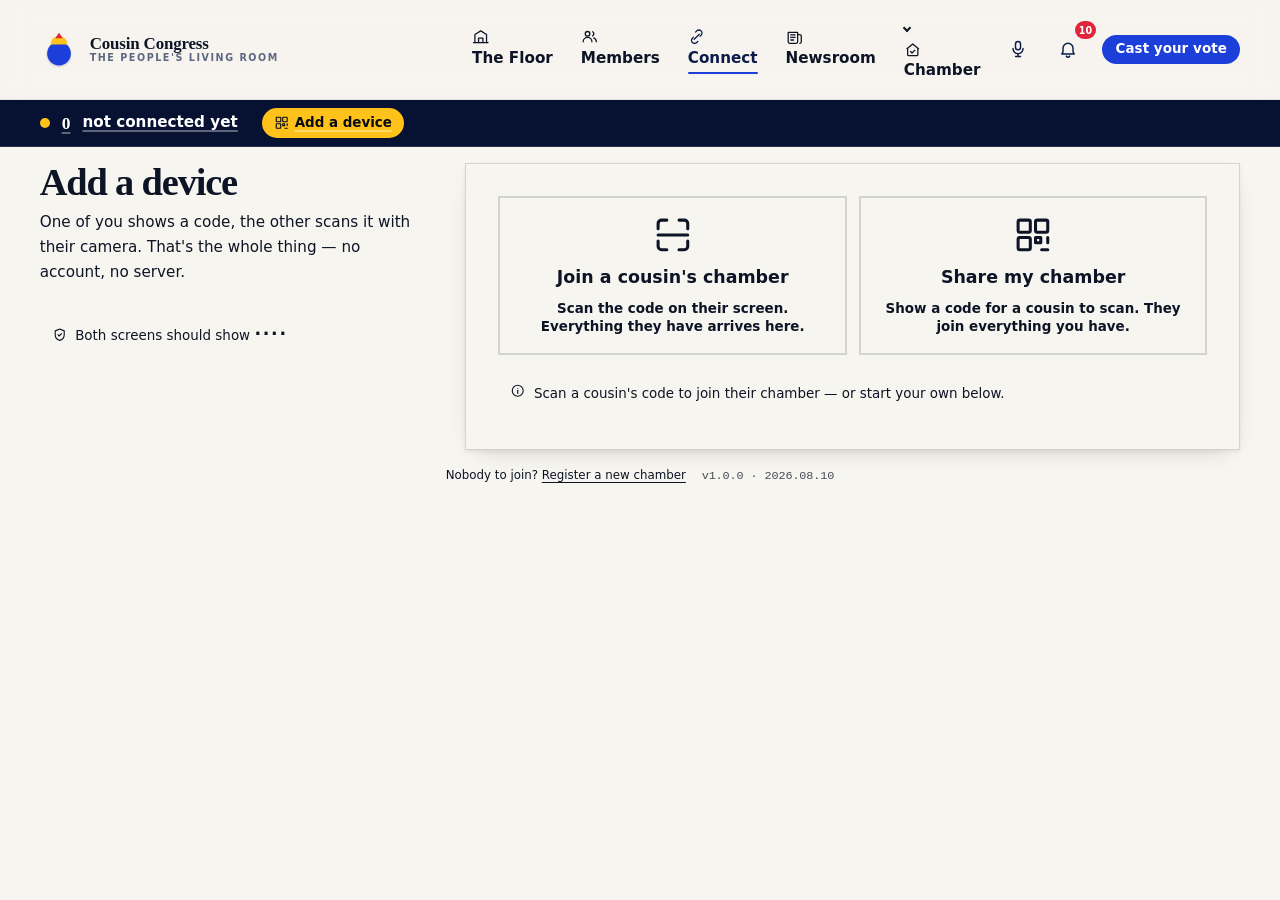
<file: pair.html>
<!doctype html>
<html lang="en">
<head>
  <meta charset="utf-8">
  <meta name="viewport" content="width=device-width, initial-scale=1">
  <title>Add a device · Cousin Congress</title>
  <meta name="description" content="Pair another device with a QR or picture code, or start a brand-new chamber.">
  <meta name="color-scheme" content="light dark">
  <meta name="theme-color" content="#0b1c4a">
  <link rel="icon" href="data:image/svg+xml,%3Csvg%20xmlns%3D%22http%3A%2F%2Fwww.w3.org%2F2000%2Fsvg%22%20viewBox%3D%220%200%2040%2040%22%3E%3Ccircle%20cx%3D%2220%22%20cy%3D%2224.8%22%20r%3D%2212.5%22%20fill%3D%22%231b3fd8%22%2F%3E%3Cpath%20d%3D%22M11%2C15.3A9%2C9%200%200%201%2029%2C15.3Z%22%20fill%3D%22%23ffc21a%22%2F%3E%3Cpath%20d%3D%22M20%2C2.8L24%2C8.8L16%2C8.8Z%22%20fill%3D%22%23e0243c%22%2F%3E%3C%2Fsvg%3E">
  <link rel="stylesheet" href="css/tokens.css">
  <link rel="stylesheet" href="css/base.css">
  <link rel="stylesheet" href="css/layout.css">
  <link rel="stylesheet" href="css/components.css">
  <link rel="stylesheet" href="css/features.css">
  <link rel="stylesheet" href="css/connect.css">
  <link rel="stylesheet" href="css/logo.css">
  <link rel="stylesheet" href="css/pages.css">
  <link rel="stylesheet" href="css/motion.css">
  <link rel="stylesheet" href="css/emoji.css">
  <link rel="stylesheet" href="css/moderation.css">
  <link rel="stylesheet" href="css/cursor.css">
  <script type="module" src="js/app.js"></script>
</head>
<body>
  <a class="u-skip" href="#main">Skip to content</a>
  <div class="progress-rail" aria-hidden="true"><div class="progress-rail__bar"></div></div>

  <input type="checkbox" class="nav-toggle" id="nav-toggle" aria-label="Open the menu">

  <header class="masthead">
    <div class="shell shell--wide masthead__inner">
      <a class="brand" href="index.html" aria-label="Cousin Congress home">
        <span class="brand__mark" data-logo></span>
        <span class="brand__wordmark">
          <span class="brand__name">Cousin Congress</span>
          <span class="brand__sub">The People's Living Room</span>
        </span>
      </a>

      <label class="nav-burger" for="nav-toggle" aria-hidden="true">
        <span class="nav-burger__bars"></span>
      </label>

      <nav class="nav" aria-label="Primary">
        <a class="nav__link" href="floor.html"><svg class="ico" aria-hidden="true" focusable="false"><use href="#i-floor"></use></svg>The Floor</a>
        <a class="nav__link" href="members.html"><svg class="ico" aria-hidden="true" focusable="false"><use href="#i-members"></use></svg>Members</a>
        <a class="nav__link" href="connect.html" aria-current="page"><svg class="ico" aria-hidden="true" focusable="false"><use href="#i-connect"></use></svg>Connect</a>
        <a class="nav__link" href="news.html"><svg class="ico" aria-hidden="true" focusable="false"><use href="#i-news"></use></svg>Newsroom</a>
        <!-- Voting, the bill tracker, drafting and the docket are all tabs of the
             Floor now, so this menu points into it rather than away from it.
             Every entry is a same-page tab except About, which stays a page. -->
        <div class="nav__group">
          <a class="nav__link" href="floor.html#votes"><svg class="ico" aria-hidden="true" focusable="false"><use href="#i-votes"></use></svg>Chamber</a>
          <ul class="nav__menu">
            <li><a href="floor.html#votes">Voting <small>Cast a ballot, watch the tally</small></a></li>
            <li><a href="floor.html#bills">Bill tracker <small>Every measure on file</small></a></li>
            <li><a href="floor.html#now">Drafting desk <small>Write and introduce a bill</small></a></li>
            <li><a href="floor.html#docket">Docket <small>The order of business</small></a></li>
            <li><a href="about.html">About &amp; rules <small>How the chamber works</small></a></li>
          </ul>
        </div>
        <span class="nav__tools">
          <a class="nav__icon" href="connect.html#talkie" data-when="authed" aria-label="Push to talk" title="Push to talk"><svg class="ico" aria-hidden="true" focusable="false"><use href="#i-talkie"></use></svg></a>
          <a class="nav__icon notif-bell" href="connect.html#notifications" aria-label="Notifications" title="Notifications"><svg class="ico" aria-hidden="true" focusable="false"><use href="#i-bell"></use></svg><span data-notif-count hidden>0</span></a>
        </span>
        <a class="btn btn--sm nav__cta" href="floor.html#votes">Cast your vote</a>
      </nav>
    </div>
  </header>

  <div class="page-body">
    <div class="ticker" aria-label="Chamber ticker">
      <div class="ticker__track" data-render="ticker">
        <span class="ticker__item ticker__item--live"><span class="ticker__label">Chamber</span>In session · sitting 14</span>
        <span class="ticker__item"><span class="ticker__label">On the floor</span>Roll Call 31: the Pizza Friday Establishment Act</span>
        <span class="ticker__item"><span class="ticker__label">Up next</span>Snack Committee hearing · the kitchen</span>
        <span aria-hidden="true" style="display:contents">
          <span class="ticker__item ticker__item--live"><span class="ticker__label">Chamber</span>In session · sitting 14</span>
          <span class="ticker__item"><span class="ticker__label">On the floor</span>Roll Call 31: the Pizza Friday Establishment Act</span>
          <span class="ticker__item"><span class="ticker__label">Up next</span>Snack Committee hearing · the kitchen</span>
        </span>
      </div>
    </div>

    <a class="link-banner" data-link-banner href="pair.html" title="Devices connected — tap to add one">
      <span class="link-banner__dot"></span>
      <span class="link-banner__count" data-link-count>0</span>
      <span class="link-banner__text" data-link-text>not connected</span>
      <span class="link-banner__seal" data-congress-seal aria-hidden="true"></span>
      <span class="link-banner__cta" data-link-cta><svg class="ico" aria-hidden="true" focusable="false"><use href="#i-qr"></use></svg>Add a device</span>
    </a>

    <div class="shell announce-rail" data-render="announcements"></div>

    <main id="main">
      <!-- ================================================================
           Pairing — deliberately ONE SCREEN. Left: what is about to happen,
           in three steps. Right: the actual flow, which swaps in place rather
           than growing the page.
           ================================================================ -->
      <section class="pair">
        <div class="shell shell--wide pair__grid">

          <!-- Left: one line of orientation. The flow IS the instructions. -->
          <aside class="pair__steps">
            <h1 class="pair__title">Add a device</h1>
            <p class="pair__lede">One of you shows a code, the other scans it with their
              camera. That's the whole thing — no account, no server.</p>

            <p class="pair__safety" data-pair-safety hidden>
              <svg class="ico" aria-hidden="true"><use href="#i-shield"></use></svg>
              <span>Both screens should show <strong data-safety-word>····</strong></span>
            </p>
          </aside>

          <!-- Right: the flow -->
          <div class="pair__flow" data-pair-flow>

            <!-- Step 1 — choose a side -->
            <div class="pair__pane" data-pane="choose">
              <div class="pair__choices">
                <button class="choice" data-action="pair-mode" data-mode="join" type="button">
                  <svg class="ico ico--xl" aria-hidden="true"><use href="#i-scan"></use></svg>
                  <strong>Join a cousin's chamber</strong>
                  <span>Scan the code on their screen. Everything they have arrives here.</span>
                </button>
                <button class="choice" data-action="pair-mode" data-mode="host" type="button">
                  <svg class="ico ico--xl" aria-hidden="true"><use href="#i-qr"></use></svg>
                  <strong>Share my chamber</strong>
                  <span>Show a code for a cousin to scan. They join everything you have.</span>
                </button>
              </div>
              <p class="pair__note">
                <svg class="ico" aria-hidden="true"><use href="#i-info"></use></svg>
                <span data-pair-choicenote>One of you shows, the other scans.</span>
              </p>
            </div>

            <!-- Step 2a — scan -->
            <div class="pair__pane" data-pane="join" hidden>
              <div class="pair__paneHead">
                <button class="btn btn--ghost btn--sm" data-action="pair-back" type="button">Back</button>
                <h2>Scan their code</h2>
              </div>
              <div class="scanner" data-scanner hidden>
                <video playsinline muted></video>
                <div class="scanner__reticle"></div>
              </div>
              <div class="pair__actions">
                <button class="btn btn--lg" data-action="start-scan" type="button">
                  <svg class="ico" aria-hidden="true"><use href="#i-camera"></use></svg>Start camera
                </button>
                <button class="btn btn--ghost btn--sm" data-action="stop-scan" type="button">Stop</button>
              </div>
              <label class="pair__upload">
                <svg class="ico" aria-hidden="true"><use href="#i-upload"></use></svg>
                <span>No camera? Upload a picture of the code</span>
                <input type="file" data-code-file accept="image/*" hidden>
              </label>
              <details class="pair__more">
                <summary>Paste a code instead</summary>
                <textarea class="textarea" data-paste-code rows="2" placeholder="Paste the code your cousin sent"></textarea>
                <button class="btn btn--sm" data-action="paste-code" type="button">Use this code</button>
                <p class="field__hint">If they gave you a reply code, paste it here too.</p>
              </details>
            </div>

            <!-- Step 2b — show -->
            <div class="pair__pane" data-pane="host" hidden>
              <div class="pair__paneHead">
                <button class="btn btn--ghost btn--sm" data-action="pair-back" type="button">Back</button>
                <h2>Show this code</h2>
              </div>
              <div class="pair__qr" data-qr-frame></div>
              <p class="field__hint pair__zoomhint">Hard to scan? Tap the code to make it fill the screen.</p>
              <div class="pair__actions">
                <button class="btn" data-action="show-code" type="button">
                  <svg class="ico" aria-hidden="true"><use href="#i-qr"></use></svg>New code
                </button>
                <button class="btn btn--ghost btn--sm" data-action="copy" data-copy-from="[data-code-text]" type="button">
                  <svg class="ico" aria-hidden="true"><use href="#i-copy"></use></svg>Copy
                </button>
                <label class="pair__toggle"><input type="checkbox" data-card-toggle> Pretty card</label>
              </div>
              <div data-code-out hidden>
                <textarea class="textarea u-visually-hidden" data-code-text readonly rows="1"></textarea>
                <details class="pair__more">
                  <summary>They scanned it — paste their reply</summary>
                  <textarea class="textarea" data-answer-box rows="2" placeholder="Paste the reply code"></textarea>
                  <button class="btn btn--sm" data-action="finish-pair" type="button">Finish pairing</button>
                </details>
              </div>
            </div>

            <!-- Reply code, after scanning someone's offer -->
            <div class="pair__pane" data-pane="reply" hidden>
              <div class="pair__paneHead">
                <button class="btn btn--ghost btn--sm" data-action="pair-back" type="button">Back</button>
                <h2>Show them this reply</h2>
              </div>
              <div class="pair__qr" data-reply-frame></div>
              <p class="field__hint pair__zoomhint">Tap the code to make it fill the screen.</p>
              <textarea class="textarea" data-answer-out readonly rows="2"></textarea>
              <p class="field__hint">Let your cousin scan this (or paste it back to them) and you're connected.</p>
            </div>

            <!-- Connected -->
            <div class="pair__pane" data-pane="done" hidden>
              <div class="pair__done">
                <svg class="ico ico--xl" aria-hidden="true"><use href="#i-check"></use></svg>
                <h2>Connected</h2>
                <p class="u-muted" data-pair-donetext>The record is syncing. Sign in to your seat to take part.</p>
                <div class="cluster">
                  <a class="btn" href="members.html">Sign in to my seat</a>
                  <a class="btn btn--ghost" href="floor.html">Go to the floor</a>
                </div>
              </div>
            </div>
          </div>
        </div>

        <!-- The quiet way to start a brand-new chamber. Deliberately understated:
             almost everyone is joining an existing one. -->
        <p class="pair__founder">
          Nobody to join?
          <a href="#" data-action="register-chair">Register a new chamber</a>
          <span class="u-mono pair__version" data-version title="Build version">v—</span>
        </p>
      </section>
    </main>

    <footer class="colophon">
      <div class="shell">
        <div class="colophon__grid">
          <div>
            <h2 class="colophon__title">The chamber</h2>
            <ul class="colophon__list">
              <li><a href="floor.html">The floor & presence</a></li>
              <li><a href="voting.html">Voting & results</a></li>
              <li><a href="docket.html">Docket & calendar</a></li>
            </ul>
          </div>
          <div>
            <h2 class="colophon__title">Legislation</h2>
            <ul class="colophon__list">
              <li><a href="bills.html">Bill tracker</a></li>
              <li><a href="draft.html">Drafting studio</a></li>
              <li><a href="news.html">Newsroom</a></li>
            </ul>
          </div>
          <div>
            <h2 class="colophon__title">Offices</h2>
            <ul class="colophon__list">
              <li><a href="members.html">Member directory</a></li>
              <li><a href="about.html">Rules & about</a></li>
              <li><a href="connect.html">Connect your devices</a></li>
              <li><a href="connect.html#talkie">Walkie-talkie</a></li>
            </ul>
          </div>
          <div>
            <h2 class="colophon__title">The fine print</h2>
            <ul class="colophon__list">
              <li>Local-first: your device holds the full record.</li>
              <li>Works offline; syncs tab-to-tab and peer-to-peer.</li>
              <li>Optional Cloudflare Worker for always-on relay.</li>
            </ul>
          </div>
        </div>
        <div class="colophon__base">
          <span>Cousin Congress · convened wherever two or more cousins are gathered.</span>
          <span class="cluster">
            <span class="u-mono colophon__version" data-version title="Build version">v—</span>
            <span class="u-mono" data-clock="date">—</span>
            <button class="btn btn--ghost btn--sm" data-action="theme" aria-pressed="false"
                    style="color:inherit">Night session</button>
          </span>
        </div>
      </div>
    </footer>
  </div>

  <div class="cursor" aria-hidden="true">
    <div class="cursor__lag">
      <span class="cursor__ring"></span>
      <span class="cursor__square"></span>
      <span class="cursor__tri"></span>
      <span class="cursor__bar"></span>
      <span class="cursor__label"></span>
    </div>
    <div class="cursor__dot"></div>
  </div>
</body>
</html>
</file>
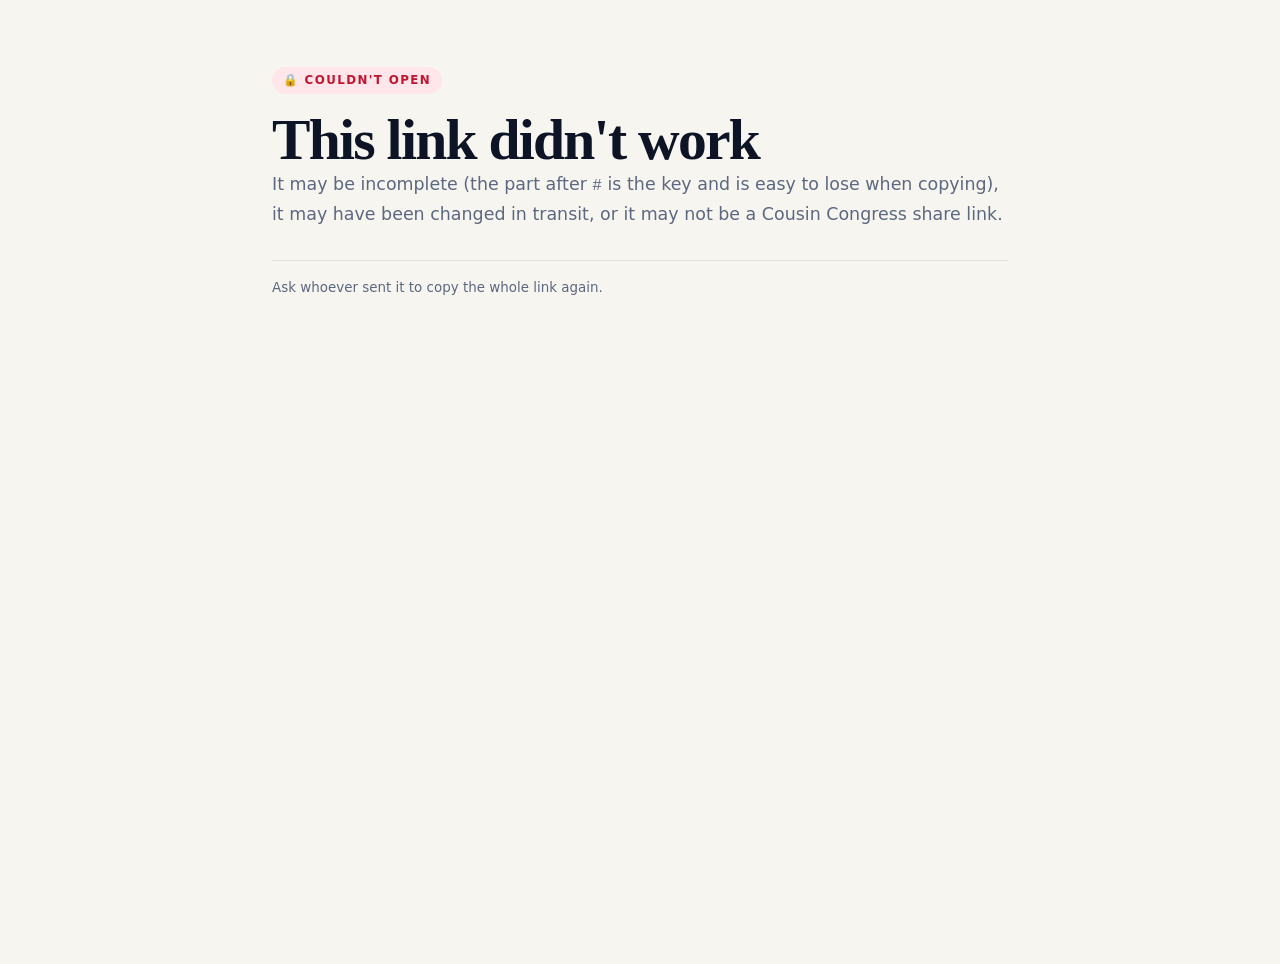
<file: read.html>
<!doctype html>
<html lang="en">
<head>
  <meta charset="utf-8">
  <meta name="viewport" content="width=device-width, initial-scale=1">
  <title>Shared item · Cousin Congress</title>
  <meta name="description" content="A single item shared from the Cousin Congress, unlocked by the key in this link.">
  <meta name="robots" content="noindex">
  <meta name="color-scheme" content="light dark">
  <link rel="stylesheet" href="css/tokens.css">
  <link rel="stylesheet" href="css/base.css">
  <link rel="stylesheet" href="css/layout.css">
  <link rel="stylesheet" href="css/components.css">
  <link rel="stylesheet" href="css/pages.css">
  <style>
    /* This page is intentionally standalone and minimal: it holds ONE decrypted
       item in memory only, never touches the chamber's store, and persists
       nothing. Reloading re-decrypts from the link or shows the error state. */
    .reader { width: min(100% - 2rem, 46rem); margin: 4rem auto; }
    .reader__badge { display:inline-flex; align-items:center; gap:.5em; padding:.3em .9em;
      border-radius:999px; background:var(--accent-soft); color:var(--accent-ink);
      font-size:var(--fs-2xs); font-weight:800; letter-spacing:.12em; text-transform:uppercase; }
    .reader__note { margin-top:2rem; padding-top:1rem; border-top:1px solid var(--line-hair);
      font-size:var(--fs-xs); color:var(--text-muted); }
  </style>
</head>
<body>
  <main class="reader" id="reader">
    <p class="u-muted">Unlocking the shared item…</p>
  </main>

  <script type="module">
    import { openShareFromLocation, shareTypeLabel } from "./js/share.js";
    import { esc } from "./js/ui.js";

    const root = document.getElementById("reader");

    // Escape hatch: an item is never written to storage from this page.
    const fmtDate = (v) => {
      const d = v ? new Date(v) : null;
      return d && !isNaN(d) ? d.toLocaleDateString(undefined, { year: "numeric", month: "long", day: "numeric" }) : "";
    };

    function renderBill(item) {
      return `
        <span class="reader__badge">📜 ${esc(shareTypeLabel("bill"))}</span>
        <h1 style="margin-top:1rem">${esc(item.title || "A bill")}</h1>
        <p class="u-muted">${esc(item.number || "")}${item.sponsorName ? " · sponsored by " + esc(item.sponsorName) : ""}${item.introduced ? " · " + fmtDate(item.introduced) : ""}</p>
        ${item.summary ? `<p style="font-size:var(--fs-lg);margin-top:1rem">${esc(item.summary)}</p>` : ""}
        <div class="engrossment" style="margin-top:1.5rem">
          <p class="engrossment__congress">First Cousin Congress</p>
          <p class="engrossment__number">${esc(item.number || "")}</p>
          <p class="engrossment__title">${esc(item.title || "")}</p>
          <div class="engrossment__body">${esc(item.text || item.summary || "")}</div>
        </div>`;
    }
    function renderNews(item) {
      return `
        <span class="reader__badge">${item.memberNote ? "📝" : "📰"} ${esc(item.category || "Dispatch")}</span>
        <h1 style="margin-top:1rem">${esc(item.title || "")}</h1>
        <p class="u-muted">${item.author ? "By " + esc(item.author) : ""}${item.published ? " · " + fmtDate(item.published) : ""}</p>
        ${item.excerpt ? `<p style="font-size:var(--fs-lg);margin-top:1rem">${esc(item.excerpt)}</p>` : ""}
        ${item.body ? `<div class="u-prose" style="margin-top:1rem;white-space:pre-wrap">${esc(item.body)}</div>` : ""}`;
    }
    function renderDocket(item) {
      return `
        <span class="reader__badge">📅 Docket item</span>
        <h1 style="margin-top:1rem">${esc(item.title || "")}</h1>
        <p class="u-muted">${esc(item.kind || "")}${item.starts ? " · " + fmtDate(item.starts) : ""}${item.room ? " · " + esc(item.room) : ""}</p>
        ${item.note ? `<p style="margin-top:1rem">${esc(item.note)}</p>` : ""}`;
    }

    const RENDER = { bill: renderBill, news: renderNews, docket: renderDocket };

    (async () => {
      const payload = await openShareFromLocation();
      if (!payload || !RENDER[payload.type]) {
        root.innerHTML = `
          <span class="reader__badge" style="background:var(--nay-soft);color:var(--nay)">🔒 Couldn't open</span>
          <h1 style="margin-top:1rem">This link didn't work</h1>
          <p class="u-muted">It may be incomplete (the part after <code>#</code> is the key and is easy to lose when copying), it may have been changed in transit, or it may not be a Cousin Congress share link.</p>
          <p class="reader__note">Ask whoever sent it to copy the whole link again.</p>`;
        document.title = "Couldn't open · Cousin Congress";
        return;
      }
      root.innerHTML = RENDER[payload.type](payload.item) + `
        <p class="reader__note">🔐 Shared privately from the Cousin Congress${payload.sharedAt ? " on " + fmtDate(payload.sharedAt) : ""}.
        This link unlocks only this one item — it is not a way into the chamber. The key that opened it
        came from the link itself and was never sent to any server.
        <br><a href="index.html">About the Cousin Congress →</a></p>`;
      document.title = `${payload.item.title || shareTypeLabel(payload.type)} · Cousin Congress`;
    })();
  </script>
</body>
</html>
</file>
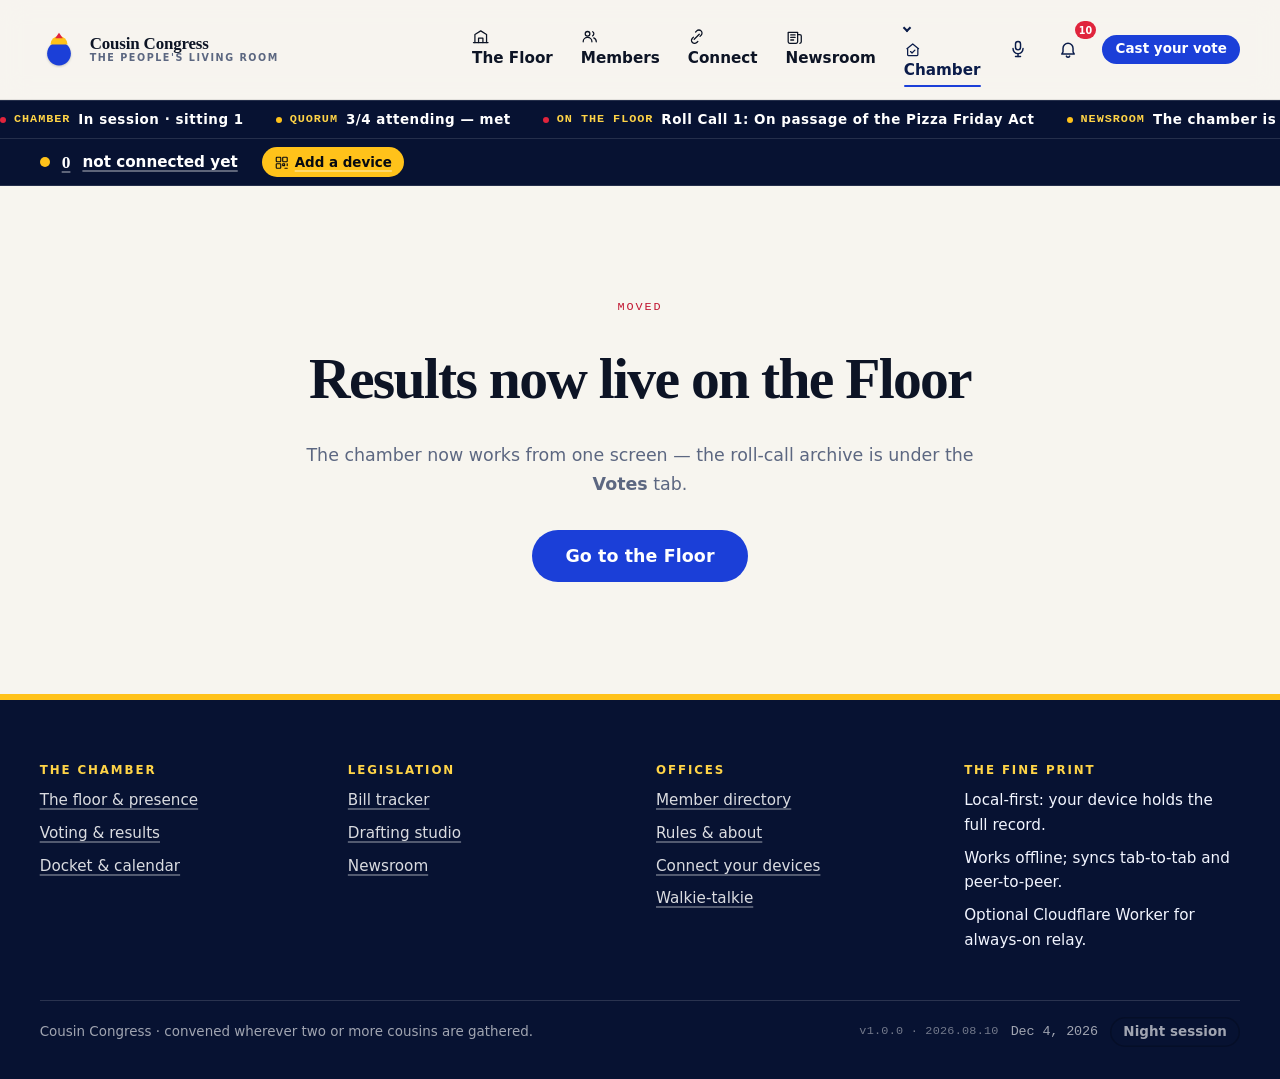
<file: results.html>
<!doctype html>
<html lang="en">
<head>
  <meta charset="utf-8">
  <meta name="viewport" content="width=device-width, initial-scale=1">
  <title>Results · Cousin Congress</title>
  <meta name="description" content="The roll-call archive has moved in with Voting — this page points you to the Results tab.">
  <meta name="color-scheme" content="light dark">
  <meta name="theme-color" content="#0b1c4a">
  <link rel="icon" href="data:image/svg+xml,%3Csvg%20xmlns%3D%22http%3A%2F%2Fwww.w3.org%2F2000%2Fsvg%22%20viewBox%3D%220%200%2040%2040%22%3E%3Ccircle%20cx%3D%2220%22%20cy%3D%2224.8%22%20r%3D%2212.5%22%20fill%3D%22%231b3fd8%22%2F%3E%3Cpath%20d%3D%22M11%2C15.3A9%2C9%200%200%201%2029%2C15.3Z%22%20fill%3D%22%23ffc21a%22%2F%3E%3Cpath%20d%3D%22M20%2C2.8L24%2C8.8L16%2C8.8Z%22%20fill%3D%22%23e0243c%22%2F%3E%3C%2Fsvg%3E">
  <link rel="stylesheet" href="css/tokens.css">
  <link rel="stylesheet" href="css/base.css">
  <link rel="stylesheet" href="css/layout.css">
  <link rel="stylesheet" href="css/components.css">
  <link rel="stylesheet" href="css/features.css">
  <link rel="stylesheet" href="css/connect.css">
  <link rel="stylesheet" href="css/logo.css">
  <link rel="stylesheet" href="css/pages.css">
  <link rel="stylesheet" href="css/motion.css">
  <link rel="stylesheet" href="css/emoji.css">
  <link rel="stylesheet" href="css/moderation.css">
  <link rel="stylesheet" href="css/cursor.css">
  <script type="module" src="js/app.js"></script>
</head>
<body>
  <a class="u-skip" href="#main">Skip to content</a>
  <div class="progress-rail" aria-hidden="true"><div class="progress-rail__bar"></div></div>

  <input type="checkbox" class="nav-toggle" id="nav-toggle" aria-label="Open the menu">

  <header class="masthead">
    <div class="shell shell--wide masthead__inner">
      <a class="brand" href="index.html" aria-label="Cousin Congress home">
        <span class="brand__mark" data-logo></span>
        <span class="brand__wordmark">
          <span class="brand__name">Cousin Congress</span>
          <span class="brand__sub">The People's Living Room</span>
        </span>
      </a>

      <label class="nav-burger" for="nav-toggle" aria-hidden="true">
        <span class="nav-burger__bars"></span>
      </label>

      <nav class="nav" aria-label="Primary">
        <a class="nav__link" href="floor.html"><svg class="ico" aria-hidden="true" focusable="false"><use href="#i-floor"></use></svg>The Floor</a>
        <a class="nav__link" href="members.html"><svg class="ico" aria-hidden="true" focusable="false"><use href="#i-members"></use></svg>Members</a>
        <a class="nav__link" href="connect.html"><svg class="ico" aria-hidden="true" focusable="false"><use href="#i-connect"></use></svg>Connect</a>
        <a class="nav__link" href="news.html"><svg class="ico" aria-hidden="true" focusable="false"><use href="#i-news"></use></svg>Newsroom</a>
        <!-- Voting, the bill tracker, drafting and the docket are all tabs of the
             Floor now, so this menu points into it rather than away from it.
             Every entry is a same-page tab except About, which stays a page. -->
        <div class="nav__group">
          <a class="nav__link" href="floor.html#votes" aria-current="page"><svg class="ico" aria-hidden="true" focusable="false"><use href="#i-votes"></use></svg>Chamber</a>
          <ul class="nav__menu">
            <li><a href="floor.html#votes">Voting <small>Cast a ballot, watch the tally</small></a></li>
            <li><a href="floor.html#bills">Bill tracker <small>Every measure on file</small></a></li>
            <li><a href="floor.html#now">Drafting desk <small>Write and introduce a bill</small></a></li>
            <li><a href="floor.html#docket">Docket <small>The order of business</small></a></li>
            <li><a href="about.html">About &amp; rules <small>How the chamber works</small></a></li>
          </ul>
        </div>
        <span class="nav__tools">
          <a class="nav__icon" href="connect.html#talkie" data-when="authed" aria-label="Push to talk" title="Push to talk"><svg class="ico" aria-hidden="true" focusable="false"><use href="#i-talkie"></use></svg></a>
          <a class="nav__icon notif-bell" href="connect.html#notifications" aria-label="Notifications" title="Notifications"><svg class="ico" aria-hidden="true" focusable="false"><use href="#i-bell"></use></svg><span data-notif-count hidden>0</span></a>
        </span>
        <a class="btn btn--sm nav__cta" href="floor.html#votes">Cast your vote</a>
      </nav>
    </div>
  </header>

  <div class="page-body">
    <div class="ticker" aria-label="Chamber ticker">
      <div class="ticker__track" data-render="ticker">
        <span class="ticker__item ticker__item--live"><span class="ticker__label">Chamber</span>In session · sitting 14</span>
        <span class="ticker__item"><span class="ticker__label">On the floor</span>Roll Call 31: the Pizza Friday Establishment Act</span>
        <span class="ticker__item"><span class="ticker__label">Up next</span>Snack Committee hearing · the kitchen</span>
        <span aria-hidden="true" style="display:contents">
          <span class="ticker__item ticker__item--live"><span class="ticker__label">Chamber</span>In session · sitting 14</span>
          <span class="ticker__item"><span class="ticker__label">On the floor</span>Roll Call 31: the Pizza Friday Establishment Act</span>
          <span class="ticker__item"><span class="ticker__label">Up next</span>Snack Committee hearing · the kitchen</span>
        </span>
      </div>
    </div>

    <a class="link-banner" data-link-banner href="pair.html" title="Devices connected — tap to add one">
      <span class="link-banner__dot"></span>
      <span class="link-banner__count" data-link-count>0</span>
      <span class="link-banner__text" data-link-text>not connected</span>
      <span class="link-banner__seal" data-congress-seal aria-hidden="true"></span>
      <span class="link-banner__cta" data-link-cta><svg class="ico" aria-hidden="true" focusable="false"><use href="#i-qr"></use></svg>Add a device</span>
    </a>

    <div class="shell announce-rail" data-render="announcements"></div>

    <main id="main">
      <!--
        Absorbed into the Floor. Kept as a pointer rather than deleted: these
        URLs are in bookmarks, in the sample data, and on paper QR cards that
        are already out in the world, and a 404 is a worse answer than a door.
      -->
      <section class="section" style="min-height:50svh;display:grid;place-items:center">
        <div class="shell u-center stack stack--lg" style="justify-items:center;text-align:center">
          <p class="kicker" data-enter>Moved</p>
          <h1 data-enter style="--i:1">Results now live on the Floor</h1>
          <p class="u-muted u-prose" data-enter style="--i:2">
            The chamber now works from one screen — the roll-call archive is under the <strong>Votes</strong> tab.
          </p>
          <div class="cluster" data-enter style="--i:3">
            <a class="btn btn--lg" href="floor.html#votes">Go to the Floor</a>
          </div>
        </div>
      </section>
    </main>

    <footer class="colophon">
      <div class="shell">
        <div class="colophon__grid">
          <div>
            <h2 class="colophon__title">The chamber</h2>
            <ul class="colophon__list">
              <li><a href="floor.html">The floor & presence</a></li>
              <li><a href="voting.html">Voting & results</a></li>
              <li><a href="docket.html">Docket & calendar</a></li>
            </ul>
          </div>
          <div>
            <h2 class="colophon__title">Legislation</h2>
            <ul class="colophon__list">
              <li><a href="bills.html">Bill tracker</a></li>
              <li><a href="draft.html">Drafting studio</a></li>
              <li><a href="news.html">Newsroom</a></li>
            </ul>
          </div>
          <div>
            <h2 class="colophon__title">Offices</h2>
            <ul class="colophon__list">
              <li><a href="members.html">Member directory</a></li>
              <li><a href="about.html">Rules & about</a></li>
              <li><a href="connect.html">Connect your devices</a></li>
              <li><a href="connect.html#talkie">Walkie-talkie</a></li>
            </ul>
          </div>
          <div>
            <h2 class="colophon__title">The fine print</h2>
            <ul class="colophon__list">
              <li>Local-first: your device holds the full record.</li>
              <li>Works offline; syncs tab-to-tab and peer-to-peer.</li>
              <li>Optional Cloudflare Worker for always-on relay.</li>
            </ul>
          </div>
        </div>
        <div class="colophon__base">
          <span>Cousin Congress · convened wherever two or more cousins are gathered.</span>
          <span class="cluster">
            <span class="u-mono colophon__version" data-version title="Build version">v—</span>
            <span class="u-mono" data-clock="date">—</span>
            <button class="btn btn--ghost btn--sm" data-action="theme" aria-pressed="false"
                    style="color:inherit">Night session</button>
          </span>
        </div>
      </div>
    </footer>
  </div>

  <div class="cursor" aria-hidden="true">
    <div class="cursor__lag">
      <span class="cursor__ring"></span>
      <span class="cursor__square"></span>
      <span class="cursor__tri"></span>
      <span class="cursor__bar"></span>
      <span class="cursor__label"></span>
    </div>
    <div class="cursor__dot"></div>
  </div>
</body>
</html>
</file>
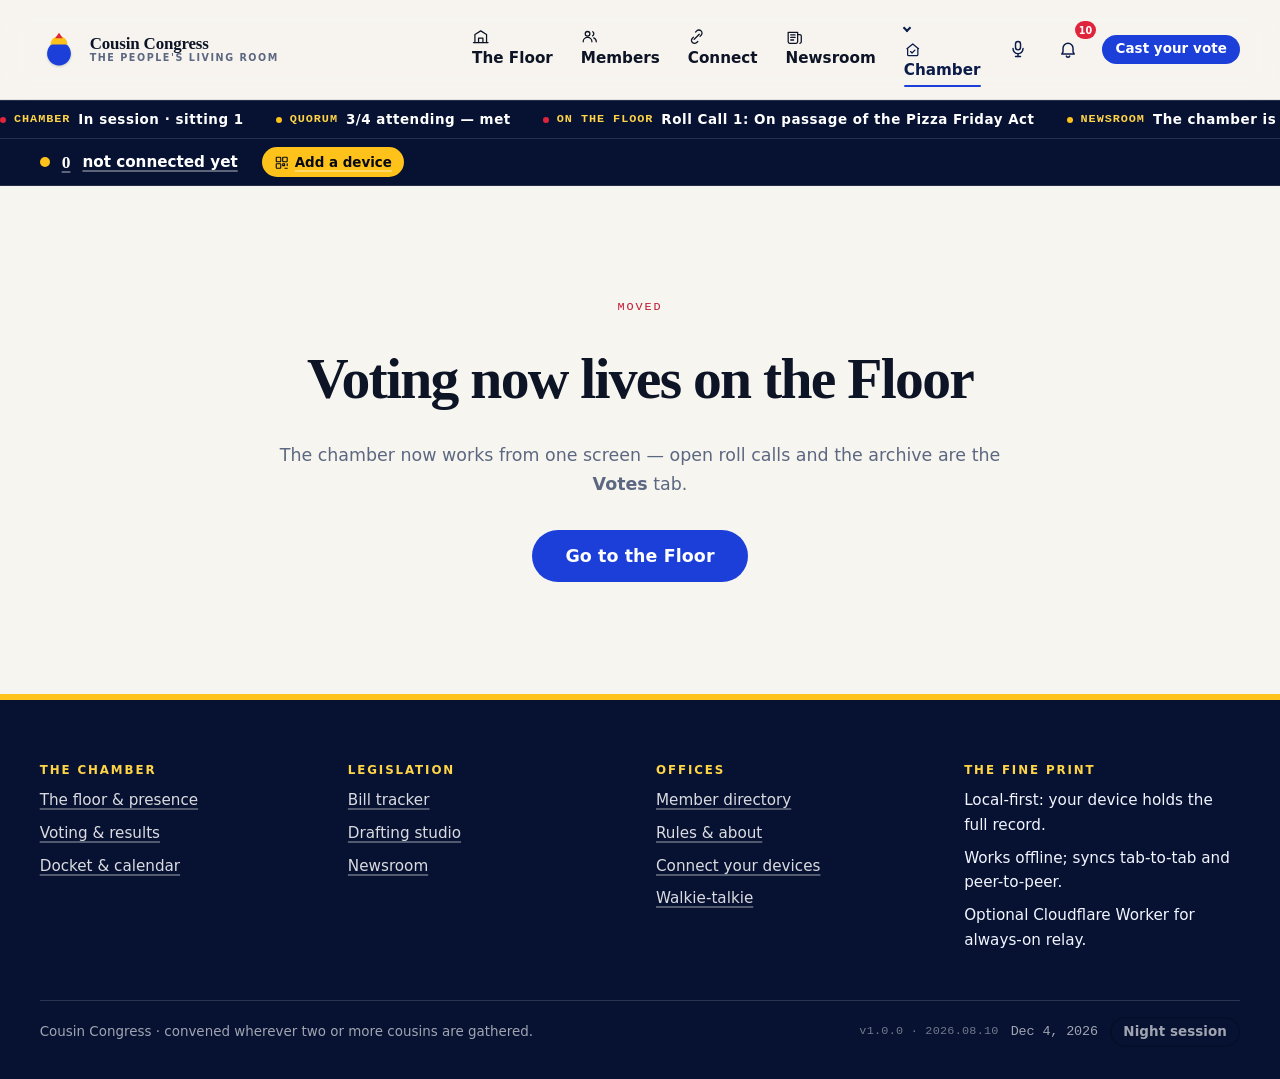
<file: voting.html>
<!doctype html>
<html lang="en">
<head>
  <meta charset="utf-8">
  <meta name="viewport" content="width=device-width, initial-scale=1">
  <title>Voting · Cousin Congress</title>
  <meta name="description" content="Cast your ballot on pending motions, watch the tally move live, delegate a proxy, browse the roll-call archive, and — if you hold the gavel — call and close roll calls.">
  <meta name="color-scheme" content="light dark">
  <meta name="theme-color" content="#0b1c4a">
  <link rel="icon" href="data:image/svg+xml,%3Csvg%20xmlns%3D%22http%3A%2F%2Fwww.w3.org%2F2000%2Fsvg%22%20viewBox%3D%220%200%2040%2040%22%3E%3Ccircle%20cx%3D%2220%22%20cy%3D%2224.8%22%20r%3D%2212.5%22%20fill%3D%22%231b3fd8%22%2F%3E%3Cpath%20d%3D%22M11%2C15.3A9%2C9%200%200%201%2029%2C15.3Z%22%20fill%3D%22%23ffc21a%22%2F%3E%3Cpath%20d%3D%22M20%2C2.8L24%2C8.8L16%2C8.8Z%22%20fill%3D%22%23e0243c%22%2F%3E%3C%2Fsvg%3E">
  <link rel="stylesheet" href="css/tokens.css">
  <link rel="stylesheet" href="css/base.css">
  <link rel="stylesheet" href="css/layout.css">
  <link rel="stylesheet" href="css/components.css">
  <link rel="stylesheet" href="css/features.css">
  <link rel="stylesheet" href="css/connect.css">
  <link rel="stylesheet" href="css/logo.css">
  <link rel="stylesheet" href="css/pages.css">
  <link rel="stylesheet" href="css/motion.css">
  <link rel="stylesheet" href="css/emoji.css">
  <link rel="stylesheet" href="css/moderation.css">
  <link rel="stylesheet" href="css/cursor.css">
  <script type="module" src="js/app.js"></script>
</head>
<body>
  <a class="u-skip" href="#main">Skip to content</a>
  <div class="progress-rail" aria-hidden="true"><div class="progress-rail__bar"></div></div>

  <input type="checkbox" class="nav-toggle" id="nav-toggle" aria-label="Open the menu">

  <header class="masthead">
    <div class="shell shell--wide masthead__inner">
      <a class="brand" href="index.html" aria-label="Cousin Congress home">
        <span class="brand__mark" data-logo></span>
        <span class="brand__wordmark">
          <span class="brand__name">Cousin Congress</span>
          <span class="brand__sub">The People's Living Room</span>
        </span>
      </a>

      <label class="nav-burger" for="nav-toggle" aria-hidden="true">
        <span class="nav-burger__bars"></span>
      </label>

      <nav class="nav" aria-label="Primary">
        <a class="nav__link" href="floor.html"><svg class="ico" aria-hidden="true" focusable="false"><use href="#i-floor"></use></svg>The Floor</a>
        <a class="nav__link" href="members.html"><svg class="ico" aria-hidden="true" focusable="false"><use href="#i-members"></use></svg>Members</a>
        <a class="nav__link" href="connect.html"><svg class="ico" aria-hidden="true" focusable="false"><use href="#i-connect"></use></svg>Connect</a>
        <a class="nav__link" href="news.html"><svg class="ico" aria-hidden="true" focusable="false"><use href="#i-news"></use></svg>Newsroom</a>
        <!-- Voting, the bill tracker, drafting and the docket are all tabs of the
             Floor now, so this menu points into it rather than away from it.
             Every entry is a same-page tab except About, which stays a page. -->
        <div class="nav__group">
          <a class="nav__link" href="floor.html#votes" aria-current="page"><svg class="ico" aria-hidden="true" focusable="false"><use href="#i-votes"></use></svg>Chamber</a>
          <ul class="nav__menu">
            <li><a href="floor.html#votes">Voting <small>Cast a ballot, watch the tally</small></a></li>
            <li><a href="floor.html#bills">Bill tracker <small>Every measure on file</small></a></li>
            <li><a href="floor.html#now">Drafting desk <small>Write and introduce a bill</small></a></li>
            <li><a href="floor.html#docket">Docket <small>The order of business</small></a></li>
            <li><a href="about.html">About &amp; rules <small>How the chamber works</small></a></li>
          </ul>
        </div>
        <span class="nav__tools">
          <a class="nav__icon" href="connect.html#talkie" data-when="authed" aria-label="Push to talk" title="Push to talk"><svg class="ico" aria-hidden="true" focusable="false"><use href="#i-talkie"></use></svg></a>
          <a class="nav__icon notif-bell" href="connect.html#notifications" aria-label="Notifications" title="Notifications"><svg class="ico" aria-hidden="true" focusable="false"><use href="#i-bell"></use></svg><span data-notif-count hidden>0</span></a>
        </span>
        <a class="btn btn--sm nav__cta" href="floor.html#votes">Cast your vote</a>
      </nav>
    </div>
  </header>

  <div class="page-body">
    <div class="ticker" aria-label="Chamber ticker">
      <div class="ticker__track" data-render="ticker">
        <span class="ticker__item ticker__item--live"><span class="ticker__label">Chamber</span>In session · sitting 14</span>
        <span class="ticker__item"><span class="ticker__label">On the floor</span>Roll Call 31: the Pizza Friday Establishment Act</span>
        <span class="ticker__item"><span class="ticker__label">Up next</span>Snack Committee hearing · the kitchen</span>
        <span aria-hidden="true" style="display:contents">
          <span class="ticker__item ticker__item--live"><span class="ticker__label">Chamber</span>In session · sitting 14</span>
          <span class="ticker__item"><span class="ticker__label">On the floor</span>Roll Call 31: the Pizza Friday Establishment Act</span>
          <span class="ticker__item"><span class="ticker__label">Up next</span>Snack Committee hearing · the kitchen</span>
        </span>
      </div>
    </div>

    <a class="link-banner" data-link-banner href="pair.html" title="Devices connected — tap to add one">
      <span class="link-banner__dot"></span>
      <span class="link-banner__count" data-link-count>0</span>
      <span class="link-banner__text" data-link-text>not connected</span>
      <span class="link-banner__seal" data-congress-seal aria-hidden="true"></span>
      <span class="link-banner__cta" data-link-cta><svg class="ico" aria-hidden="true" focusable="false"><use href="#i-qr"></use></svg>Add a device</span>
    </a>

    <div class="shell announce-rail" data-render="announcements"></div>

    <main id="main">
      <!--
        Absorbed into the Floor. Kept as a pointer rather than deleted: these
        URLs are in bookmarks, in the sample data, and on paper QR cards that
        are already out in the world, and a 404 is a worse answer than a door.
      -->
      <section class="section" style="min-height:50svh;display:grid;place-items:center">
        <div class="shell u-center stack stack--lg" style="justify-items:center;text-align:center">
          <p class="kicker" data-enter>Moved</p>
          <h1 data-enter style="--i:1">Voting now lives on the Floor</h1>
          <p class="u-muted u-prose" data-enter style="--i:2">
            The chamber now works from one screen — open roll calls and the archive are the <strong>Votes</strong> tab.
          </p>
          <div class="cluster" data-enter style="--i:3">
            <a class="btn btn--lg" href="floor.html#votes">Go to the Floor</a>
          </div>
        </div>
      </section>
    </main>

    <footer class="colophon">
      <div class="shell">
        <div class="colophon__grid">
          <div>
            <h2 class="colophon__title">The chamber</h2>
            <ul class="colophon__list">
              <li><a href="floor.html">The floor & presence</a></li>
              <li><a href="voting.html">Voting & results</a></li>
              <li><a href="docket.html">Docket & calendar</a></li>
            </ul>
          </div>
          <div>
            <h2 class="colophon__title">Legislation</h2>
            <ul class="colophon__list">
              <li><a href="bills.html">Bill tracker</a></li>
              <li><a href="draft.html">Drafting studio</a></li>
              <li><a href="news.html">Newsroom</a></li>
            </ul>
          </div>
          <div>
            <h2 class="colophon__title">Offices</h2>
            <ul class="colophon__list">
              <li><a href="members.html">Member directory</a></li>
              <li><a href="about.html">Rules & about</a></li>
              <li><a href="connect.html">Connect your devices</a></li>
              <li><a href="connect.html#talkie">Walkie-talkie</a></li>
            </ul>
          </div>
          <div>
            <h2 class="colophon__title">The fine print</h2>
            <ul class="colophon__list">
              <li>Local-first: your device holds the full record.</li>
              <li>Works offline; syncs tab-to-tab and peer-to-peer.</li>
              <li>Optional Cloudflare Worker for always-on relay.</li>
            </ul>
          </div>
        </div>
        <div class="colophon__base">
          <span>Cousin Congress · convened wherever two or more cousins are gathered.</span>
          <span class="cluster">
            <span class="u-mono colophon__version" data-version title="Build version">v—</span>
            <span class="u-mono" data-clock="date">—</span>
            <button class="btn btn--ghost btn--sm" data-action="theme" aria-pressed="false"
                    style="color:inherit">Night session</button>
          </span>
        </div>
      </div>
    </footer>
  </div>

  <div class="cursor" aria-hidden="true">
    <div class="cursor__lag">
      <span class="cursor__ring"></span>
      <span class="cursor__square"></span>
      <span class="cursor__tri"></span>
      <span class="cursor__bar"></span>
      <span class="cursor__label"></span>
    </div>
    <div class="cursor__dot"></div>
  </div>
</body>
</html>
</file>
<file: css/tokens.css>
/* ==========================================================================
   tokens.css — Design tokens for Cousin Congress
   Single source of truth: color, type, space, motion, elevation, layers.
   No component styling lives here.
   ========================================================================== */

:root {
  color-scheme: light dark;

  /* --- Primitive palette -------------------------------------------------
     Primary colors, pushed to feel institutional rather than childish:
     a deep constitutional blue, a chamber crimson, a brass yellow.        */
  --c-blue-900: #071232;
  --c-blue-800: #0b1c4a;
  --c-blue-700: #122c73;
  --c-blue-600: #1b3fd8;
  --c-blue-500: #2f57ff;
  --c-blue-200: #b9c7ff;
  --c-blue-100: #e4e9ff;

  --c-red-700: #8f1224;
  --c-red-600: #c11530;
  --c-red-500: #e0243c;
  --c-red-200: #ffc4cd;
  --c-red-100: #ffe6ea;

  --c-yellow-600: #d99b00;
  --c-yellow-500: #ffc21a;
  --c-yellow-400: #ffd447;
  --c-yellow-200: #ffeaa8;
  --c-yellow-100: #fff6d9;

  --c-green-600: #0f7a4a;
  --c-green-500: #17a463;
  --c-green-100: #dbf5e8;

  --c-ink-900: #060911;
  --c-ink-800: #0d1425;
  --c-ink-700: #1b2438;
  --c-ink-600: #38425a;
  --c-ink-500: #5c6781;
  --c-ink-400: #8b95ac;
  --c-ink-300: #bec6d6;
  --c-ink-200: #dde2ec;
  --c-ink-100: #eef1f7;

  --c-paper: #f7f5ef;
  --c-paper-2: #fffdf8;
  --c-white: #ffffff;

  /* --- Semantic surface / text -------------------------------------------
     Every semantic token is declared twice: a plain light value first, then
     the same token via light-dark(). Browsers without light-dark() keep the
     first declaration and render the day palette; browsers with it follow
     the resolved color-scheme. That is the whole theming mechanism — the
     night-session toggle only has to flip `color-scheme` on :root.        */
  --bg: var(--c-paper);
  --bg: light-dark(var(--c-paper), #070b16);
  --bg-raised: var(--c-paper-2);
  --bg-raised: light-dark(var(--c-paper-2), #0d1425);
  --bg-sunken: #ece9e0;
  --bg-sunken: light-dark(#ece9e0, #04070f);
  --bg-inverse: var(--c-blue-900);
  --bg-inverse: light-dark(var(--c-blue-900), #e9ecf7);

  --text: var(--c-ink-800);
  --text: light-dark(var(--c-ink-800), #e7ebf6);
  --text-muted: var(--c-ink-500);
  --text-muted: light-dark(var(--c-ink-500), #9aa5bf);
  --text-faint: var(--c-ink-400);
  --text-faint: light-dark(var(--c-ink-400), #6f7b96);
  --text-inverse: #f2f5ff;
  --text-inverse: light-dark(#f2f5ff, #0b1330);
  --text-on-accent: var(--c-white);

  --rule: var(--c-ink-900);
  --rule: light-dark(var(--c-ink-900), #ffffff);
  --line: color-mix(in oklab, var(--rule) 14%, transparent);
  --line-strong: color-mix(in oklab, var(--rule) 30%, transparent);
  --line-hair: color-mix(in oklab, var(--rule) 8%, transparent);

  /* --- Semantic accents -------------------------------------------------- */
  --accent: var(--c-blue-600);
  --accent: light-dark(var(--c-blue-600), var(--c-blue-500));
  --accent-ink: var(--c-blue-800);
  --accent-ink: light-dark(var(--c-blue-800), var(--c-blue-200));
  --accent-soft: var(--c-blue-100);
  --accent-soft: light-dark(
    var(--c-blue-100),
    color-mix(in oklab, var(--c-blue-600) 26%, transparent)
  );

  --yea: var(--c-green-600);
  --yea: light-dark(var(--c-green-600), #2ad07f);
  --yea-soft: var(--c-green-100);
  --yea-soft: light-dark(var(--c-green-100), color-mix(in oklab, #17a463 24%, transparent));
  --nay: var(--c-red-600);
  --nay: light-dark(var(--c-red-600), #ff5470);
  --nay-soft: var(--c-red-100);
  --nay-soft: light-dark(var(--c-red-100), color-mix(in oklab, #e0243c 24%, transparent));
  --present: var(--c-yellow-600);
  --present: light-dark(var(--c-yellow-600), var(--c-yellow-400));
  --present-soft: var(--c-yellow-100);
  --present-soft: light-dark(
    var(--c-yellow-100),
    color-mix(in oklab, var(--c-yellow-500) 22%, transparent)
  );
  --absent: var(--c-ink-400);
  --absent: light-dark(var(--c-ink-400), #6f7b96);
  --absent-soft: var(--c-ink-100);
  --absent-soft: light-dark(var(--c-ink-100), color-mix(in oklab, #ffffff 8%, transparent));

  --seal: var(--c-yellow-500);

  /* Focus ring and the parchment stock used by the engrossment preview. */
  --focus: var(--c-blue-600);
  --focus: light-dark(var(--c-blue-600), var(--c-yellow-400));
  --parchment: var(--c-paper-2);
  --parchment: light-dark(var(--c-paper-2), #f4f1e8);

  /* --- Typography --------------------------------------------------------
     System stacks only — zero network requests, works offline and on Pages. */
  --font-display: "Iowan Old Style", "Palatino Linotype", Palatino, "Book Antiqua",
    "Hoefler Text", Georgia, ui-serif, serif;
  --font-body: ui-sans-serif, system-ui, -apple-system, "Segoe UI", Roboto,
    "Helvetica Neue", Arial, sans-serif;
  --font-mono: ui-monospace, SFMono-Regular, "SF Mono", Menlo, Consolas,
    "Liberation Mono", monospace;

  /* Fluid type scale — 320px → 1440px viewport */
  --fs-2xs: clamp(0.66rem, 0.63rem + 0.14vw, 0.74rem);
  --fs-xs: clamp(0.75rem, 0.72rem + 0.16vw, 0.84rem);
  --fs-sm: clamp(0.86rem, 0.83rem + 0.18vw, 0.95rem);
  --fs-md: clamp(1rem, 0.96rem + 0.2vw, 1.09rem);
  --fs-lg: clamp(1.16rem, 1.09rem + 0.36vw, 1.35rem);
  --fs-xl: clamp(1.4rem, 1.26rem + 0.68vw, 1.8rem);
  --fs-2xl: clamp(1.75rem, 1.5rem + 1.24vw, 2.5rem);
  --fs-3xl: clamp(2.2rem, 1.7rem + 2.5vw, 3.6rem);
  --fs-4xl: clamp(2.8rem, 1.8rem + 4.8vw, 5.6rem);
  --fs-5xl: clamp(3.4rem, 1.7rem + 8.2vw, 8rem);

  --lh-tight: 1.04;
  --lh-snug: 1.2;
  --lh-body: 1.62;

  --tracking-mega: -0.03em;
  --tracking-tight: -0.015em;
  --tracking-wide: 0.08em;
  --tracking-caps: 0.16em;

  /* --- Space scale (8px base, fluid at the top end) ---------------------- */
  --sp-1: 0.25rem;
  --sp-2: 0.5rem;
  --sp-3: 0.75rem;
  --sp-4: 1rem;
  --sp-5: 1.5rem;
  --sp-6: 2rem;
  --sp-7: 3rem;
  --sp-8: 4rem;
  --sp-9: clamp(4rem, 3rem + 5vw, 7rem);
  --sp-10: clamp(5rem, 3rem + 9vw, 11rem);

  /* --- Layout ------------------------------------------------------------ */
  --w-page: 1280px;
  --w-wide: 1520px;
  --w-prose: 68ch;
  --gutter: clamp(1rem, 0.4rem + 2.6vw, 3rem);
  --header-h: 68px;

  /* --- Radii & elevation -------------------------------------------------- */
  --r-xs: 3px;
  --r-sm: 6px;
  --r-md: 12px;
  --r-lg: 20px;
  --r-xl: 32px;
  --r-pill: 999px;

  --shadow-1: 0 1px 2px color-mix(in oklab, var(--c-ink-900) 8%, transparent);
  --shadow-2: 0 2px 4px color-mix(in oklab, var(--c-ink-900) 6%, transparent),
    0 8px 24px -12px color-mix(in oklab, var(--c-ink-900) 22%, transparent);
  --shadow-3: 0 4px 8px color-mix(in oklab, var(--c-ink-900) 6%, transparent),
    0 24px 56px -20px color-mix(in oklab, var(--c-ink-900) 30%, transparent);
  --shadow-hard: 4px 4px 0 var(--c-ink-900);
  --shadow-hard: 4px 4px 0 light-dark(var(--c-ink-900), #000);
  --shadow-hard-blue: 5px 5px 0 var(--c-blue-600);

  /* --- Motion ------------------------------------------------------------
     Named curves so animation intent is legible at the call site.          */
  --ease-out: cubic-bezier(0.22, 1, 0.36, 1);
  --ease-in-out: cubic-bezier(0.65, 0, 0.35, 1);
  --ease-spring: cubic-bezier(0.34, 1.56, 0.64, 1);
  --ease-gavel: cubic-bezier(0.75, -0.4, 0.25, 1.4);

  --dur-1: 120ms;
  --dur-2: 220ms;
  --dur-3: 380ms;
  --dur-4: 620ms;
  --dur-5: 1000ms;

  /* --- Layers ------------------------------------------------------------ */
  --z-base: 0;
  --z-sticky: 20;
  --z-header: 40;
  --z-overlay: 60;
  --z-modal: 80;
  --z-cursor: 999;
}

/* --- Night sessions --------------------------------------------------------
   The palette above resolves through light-dark(), so the manual toggle is
   nothing more than pinning color-scheme. No attribute = follow the system. */
:root[data-theme="light"] {
  color-scheme: light;
}
:root[data-theme="dark"] {
  color-scheme: dark;
}

/* Legacy engines without light-dark() at least follow the system setting. */
@supports not (color: light-dark(#000, #fff)) {
  @media (prefers-color-scheme: dark) {
    :root {
      --bg: #070b16;
      --bg-raised: #0d1425;
      --bg-sunken: #04070f;
      --text: #e7ebf6;
      --text-muted: #9aa5bf;
      --text-faint: #6f7b96;
      --rule: #ffffff;
      --accent: var(--c-blue-500);
      --accent-ink: var(--c-blue-200);
      --accent-soft: color-mix(in oklab, var(--c-blue-600) 26%, transparent);
      --yea: #2ad07f;
      --nay: #ff5470;
      --present: var(--c-yellow-400);
      --absent: #6f7b96;
      --focus: var(--c-yellow-400);
      --parchment: #f4f1e8;
    }
  }
}

/* Deep shadows in the dark, regardless of how we got there. */
@media (prefers-color-scheme: dark) {
  :root:not([data-theme="light"]) {
    --shadow-2: 0 2px 4px rgb(0 0 0 / 0.4), 0 12px 32px -14px rgb(0 0 0 / 0.8);
    --shadow-3: 0 4px 10px rgb(0 0 0 / 0.45), 0 30px 70px -24px rgb(0 0 0 / 0.9);
  }
}
:root[data-theme="dark"] {
  --shadow-2: 0 2px 4px rgb(0 0 0 / 0.4), 0 12px 32px -14px rgb(0 0 0 / 0.8);
  --shadow-3: 0 4px 10px rgb(0 0 0 / 0.45), 0 30px 70px -24px rgb(0 0 0 / 0.9);
}

/* Animatable custom properties (used by CSS-only counters & meters). */
@property --tally {
  syntax: "<integer>";
  initial-value: 0;
  inherits: false;
}
@property --sweep {
  syntax: "<percentage>";
  initial-value: 0%;
  inherits: false;
}
</file>
<file: css/base.css>
/* ==========================================================================
   base.css — reset, document defaults, typography, generic utilities
   ========================================================================== */

*,
*::before,
*::after {
  box-sizing: border-box;
}

* {
  margin: 0;
}

html {
  -webkit-text-size-adjust: 100%;
  scroll-behavior: smooth;
  scroll-padding-top: calc(var(--header-h) + var(--sp-5));
  /* Anchors the scroll-driven progress bar and header states. */
  timeline-scope: --page;
}

@media (prefers-reduced-motion: reduce) {
  html {
    scroll-behavior: auto;
  }
}

body {
  min-height: 100svh;
  margin: 0;
  background: var(--bg);
  color: var(--text);
  font-family: var(--font-body);
  font-size: var(--fs-md);
  line-height: var(--lh-body);
  font-synthesis-weight: none;
  text-rendering: optimizeLegibility;
  -webkit-font-smoothing: antialiased;
  overflow-x: hidden;
}

img,
svg,
video,
canvas {
  display: block;
  max-width: 100%;
  height: auto;
}

input,
button,
textarea,
select {
  font: inherit;
  color: inherit;
}

button {
  background: none;
  border: 0;
  padding: 0;
}

p,
li,
figcaption {
  text-wrap: pretty;
}

/* --- Headings ------------------------------------------------------------ */

h1,
h2,
h3,
h4,
h5,
h6 {
  font-family: var(--font-display);
  font-weight: 600;
  line-height: var(--lh-snug);
  letter-spacing: var(--tracking-tight);
  text-wrap: balance;
}

h1 {
  font-size: var(--fs-3xl);
  line-height: var(--lh-tight);
  letter-spacing: var(--tracking-mega);
}
h2 {
  font-size: var(--fs-2xl);
  line-height: var(--lh-tight);
}
h3 {
  font-size: var(--fs-xl);
}
h4 {
  font-size: var(--fs-lg);
}
h5,
h6 {
  font-size: var(--fs-md);
}

a {
  color: var(--accent-ink);
  text-decoration-color: color-mix(in oklab, currentColor 35%, transparent);
  text-underline-offset: 0.22em;
  text-decoration-thickness: 1.5px;
  transition: color var(--dur-1) var(--ease-out),
    text-decoration-color var(--dur-1) var(--ease-out);
}

a:hover {
  color: var(--c-red-600);
  text-decoration-color: currentColor;
}

strong,
b {
  font-weight: 650;
}

code,
kbd,
samp,
pre {
  font-family: var(--font-mono);
  font-size: 0.92em;
}

hr {
  height: 0;
  border: 0;
  border-top: 1px solid var(--line);
  margin-block: var(--sp-6);
}

::selection {
  background: var(--c-yellow-400);
  color: var(--c-ink-900);
}

/* --- Focus ---------------------------------------------------------------
   Visible, high-contrast, and never suppressed. The custom cursor is a
   pointer affordance only; keyboard users get the real thing.             */

:focus-visible {
  outline: 3px solid var(--focus, var(--c-blue-600));
  outline-offset: 3px;
  border-radius: var(--r-xs);
}

/* --- Scrollbar ------------------------------------------------------------ */

@supports (scrollbar-color: red blue) {
  html {
    scrollbar-color: var(--c-ink-300) transparent;
    scrollbar-width: thin;
  }
}

/* --- Utilities ------------------------------------------------------------ */

/* Screen-reader-only. The !important is load-bearing, not laziness: component
   rules for form controls (`.textarea`, `.select`) are single-class too and are
   defined in a later sheet, so they were winning `width: 100%` and `min-height`
   here. A "hidden" textarea was rendering 1512px wide and absolutely positioned,
   which pushed the document's scrollWidth out by 565px. A utility whose entire
   contract is "takes up no space" has to be able to enforce that. */
.u-visually-hidden {
  position: absolute;
  width: 1px !important;
  height: 1px !important;
  min-height: 0 !important;
  padding: 0;
  margin: -1px;
  overflow: hidden;
  clip-path: inset(50%);
  white-space: nowrap;
  border: 0;
}

.u-skip {
  position: absolute;
  top: var(--sp-2);
  left: var(--sp-2);
  z-index: calc(var(--z-cursor) + 1);
  padding: var(--sp-3) var(--sp-5);
  background: var(--c-blue-600);
  color: #fff;
  border-radius: var(--r-pill);
  font-weight: 650;
  text-decoration: none;
  translate: 0 -160%;
  transition: translate var(--dur-2) var(--ease-out);
}
.u-skip:focus-visible {
  translate: 0 0;
}

.u-prose {
  max-width: var(--w-prose);
}

.u-mono {
  font-family: var(--font-mono);
  font-variant-numeric: tabular-nums;
  letter-spacing: -0.01em;
}

.u-caps {
  font-family: var(--font-body);
  font-size: var(--fs-2xs);
  font-weight: 700;
  letter-spacing: var(--tracking-caps);
  text-transform: uppercase;
}

.u-muted {
  color: var(--text-muted);
}

.u-center {
  text-align: center;
}

.u-nowrap {
  white-space: nowrap;
}

/* Content that only makes sense once live data has replaced it. */
[data-live] {
  transition: opacity var(--dur-2) var(--ease-out);
}
[data-live-state="loading"] [data-live] {
  opacity: 0.45;
}

/* ==========================================================================
   Horizontal overflow
   ==========================================================================
   The slide-in drawers park off-canvas at translateX(101%), and a fixed element
   sitting to the right of the viewport still counts toward scrollWidth — so
   every page could be dragged 5px sideways, and further on a phone. `clip`
   rather than `hidden` because hidden on the root silently breaks
   position: sticky, which the masthead and several panel headers rely on. */
html { overflow-x: clip; }
body { overflow-x: clip; }
</file>
<file: css/layout.css>
/* ==========================================================================
   layout.css — page shell, header, navigation, footer, section scaffolding
   ========================================================================== */

/* --- Containers ----------------------------------------------------------- */

.shell {
  width: min(100% - var(--gutter) * 2, var(--w-page));
  margin-inline: auto;
}

.shell--wide {
  width: min(100% - var(--gutter) * 2, var(--w-wide));
}

.shell--prose {
  width: min(100% - var(--gutter) * 2, var(--w-prose));
}

/* --- Section rhythm -------------------------------------------------------- */

.section {
  position: relative;
  padding-block: var(--sp-9);
}

.section--tight {
  padding-block: var(--sp-7);
}

.section--sunken {
  background: var(--bg-sunken);
}

.section--ink {
  background: var(--c-blue-900);
  color: var(--text-inverse);
}
.section--ink h1,
.section--ink h2,
.section--ink h3 {
  color: #fff;
}
.section--ink a {
  color: var(--c-yellow-400);
}
.section--ink .u-muted {
  color: color-mix(in oklab, #fff 62%, transparent);
}

/* Hairline rule between stacked sections. */
.section + .section:not(.section--ink):not(.section--sunken) {
  border-top: 1px solid var(--line-hair);
}

.section__head {
  display: grid;
  gap: var(--sp-3);
  margin-bottom: var(--sp-6);
}

@media (min-width: 60rem) {
  .section__head--split {
    grid-template-columns: minmax(0, 1fr) minmax(0, 22rem);
    align-items: end;
    gap: var(--sp-6);
  }
}

.section__eyebrow {
  display: inline-flex;
  align-items: center;
  gap: var(--sp-2);
  color: var(--accent-ink);
}

.section__eyebrow::before {
  content: "";
  width: 0.7em;
  height: 0.7em;
  background: var(--c-red-500);
  border-radius: 2px;
  rotate: 45deg;
}

.section--ink .section__eyebrow {
  color: var(--c-yellow-400);
}

/* --- Grids ---------------------------------------------------------------- */

.grid {
  display: grid;
  gap: var(--sp-5);
}

.grid--2 {
  grid-template-columns: repeat(auto-fit, minmax(min(100%, 20rem), 1fr));
}
.grid--3 {
  grid-template-columns: repeat(auto-fit, minmax(min(100%, 17rem), 1fr));
}
.grid--4 {
  grid-template-columns: repeat(auto-fit, minmax(min(100%, 13rem), 1fr));
}

.stack {
  display: grid;
  gap: var(--sp-4);
  align-content: start;
}
.stack--lg {
  gap: var(--sp-6);
}
.stack--sm {
  gap: var(--sp-2);
}

.cluster {
  display: flex;
  flex-wrap: wrap;
  gap: var(--sp-3);
  align-items: center;
}
.cluster--between {
  justify-content: space-between;
}

.sidebar-layout {
  display: grid;
  gap: var(--sp-6);
}

@media (min-width: 64rem) {
  .sidebar-layout {
    grid-template-columns: minmax(0, 1fr) minmax(0, 21rem);
    align-items: start;
  }
  .sidebar-layout__aside {
    position: sticky;
    top: calc(var(--header-h) + var(--sp-5));
  }
  .sidebar-layout--aside-first {
    grid-template-columns: minmax(0, 20rem) minmax(0, 1fr);
  }
}

/* --- Reading-progress rail ------------------------------------------------
   Pure CSS: driven by the document scroll timeline, no scroll listener.   */

.progress-rail {
  position: fixed;
  inset-block-start: 0;
  inset-inline: 0;
  height: 3px;
  z-index: calc(var(--z-header) + 1);
  background: transparent;
  pointer-events: none;
}

.progress-rail__bar {
  height: 100%;
  transform-origin: 0 50%;
  scale: 0 1;
  background: linear-gradient(
    90deg,
    var(--c-blue-600),
    var(--c-red-500) 55%,
    var(--c-yellow-500)
  );
}

/* --- Header --------------------------------------------------------------- */

.masthead {
  position: sticky;
  top: 0;
  z-index: var(--z-header);
  background: color-mix(in oklab, var(--bg) 82%, transparent);
  backdrop-filter: blur(14px) saturate(1.5);
  border-bottom: 1px solid var(--line-hair);
}

@supports not (backdrop-filter: blur(2px)) {
  .masthead {
    background: var(--bg);
  }
}

.masthead__inner {
  display: flex;
  align-items: center;
  gap: var(--sp-5);
  min-height: var(--header-h);
  padding-block: var(--sp-2);
}

/* --- Brand / seal --------------------------------------------------------- */

.brand {
  display: inline-flex;
  align-items: center;
  gap: var(--sp-3);
  text-decoration: none;
  color: inherit;
  flex: 0 0 auto;
}

.brand:hover {
  color: inherit;
}

.brand__seal {
  --seal-size: 38px;
  position: relative;
  width: var(--seal-size);
  height: var(--seal-size);
  display: grid;
  place-items: center;
  border-radius: 50%;
  background: var(--c-blue-800);
  color: var(--c-yellow-400);
  font-family: var(--font-display);
  font-size: 0.92rem;
  font-weight: 700;
  letter-spacing: 0.02em;
  box-shadow: inset 0 0 0 2px var(--c-yellow-500),
    inset 0 0 0 3.5px var(--c-blue-800), 0 0 0 1px var(--line);
  flex: 0 0 auto;
}

/* Rotating notch ring — geometry only, no images. */
.brand__seal::before {
  content: "";
  position: absolute;
  inset: -5px;
  border-radius: 50%;
  border: 1.5px dashed color-mix(in oklab, var(--c-blue-600) 55%, transparent);
  animation: seal-spin 22s linear infinite;
}

.brand__wordmark {
  display: grid;
  line-height: 1.05;
}

.brand__name {
  font-family: var(--font-display);
  font-size: 1.06rem;
  font-weight: 700;
  letter-spacing: -0.01em;
}

.brand__sub {
  font-size: 0.6rem;
  font-weight: 700;
  letter-spacing: var(--tracking-caps);
  text-transform: uppercase;
  color: var(--text-muted);
}

@media (max-width: 26rem) {
  .brand__wordmark {
    display: none;
  }
}

/* --- Primary navigation ---------------------------------------------------
   Desktop: inline row. Mobile: checkbox-driven sheet, zero JavaScript.    */

.nav-toggle {
  position: absolute;
  opacity: 0;
  pointer-events: none;
}

.nav-burger {
  --burger: 42px;
  display: grid;
  place-items: center;
  width: var(--burger);
  height: var(--burger);
  margin-inline-start: auto;
  border-radius: var(--r-sm);
  border: 1px solid var(--line);
  background: var(--bg-raised);
  cursor: pointer;
}

.nav-burger__bars,
.nav-burger__bars::before,
.nav-burger__bars::after {
  content: "";
  display: block;
  width: 18px;
  height: 2px;
  border-radius: 2px;
  background: currentColor;
  transition: translate var(--dur-2) var(--ease-out),
    rotate var(--dur-2) var(--ease-out), opacity var(--dur-1) linear;
}

.nav-burger__bars {
  position: relative;
}
.nav-burger__bars::before {
  position: absolute;
  translate: 0 -6px;
}
.nav-burger__bars::after {
  position: absolute;
  translate: 0 6px;
}

.nav-toggle:checked ~ .masthead .nav-burger__bars {
  background: transparent;
}
.nav-toggle:checked ~ .masthead .nav-burger__bars::before {
  translate: 0 0;
  rotate: 45deg;
}
.nav-toggle:checked ~ .masthead .nav-burger__bars::after {
  translate: 0 0;
  rotate: -45deg;
}

.nav-toggle:focus-visible ~ .masthead .nav-burger {
  outline: 3px solid var(--c-blue-600);
  outline-offset: 3px;
}

.nav {
  display: flex;
  align-items: center;
  gap: var(--sp-1);
  margin-inline-start: auto;
}

.nav__link {
  position: relative;
  display: inline-block;
  padding: var(--sp-2) var(--sp-3);
  border-radius: var(--r-sm);
  font-size: var(--fs-sm);
  font-weight: 550;
  color: var(--text);
  text-decoration: none;
  white-space: nowrap;
}

.nav__link::after {
  content: "";
  position: absolute;
  left: var(--sp-3);
  right: var(--sp-3);
  bottom: 4px;
  height: 2px;
  border-radius: 2px;
  background: var(--c-red-500);
  scale: 0 1;
  transform-origin: 0 50%;
  transition: scale var(--dur-2) var(--ease-out);
}

.nav__link:hover {
  color: var(--text);
}
.nav__link:hover::after,
.nav__link:focus-visible::after {
  scale: 1 1;
}

.nav__link[aria-current="page"] {
  color: var(--accent-ink);
}
.nav__link[aria-current="page"]::after {
  scale: 1 1;
  background: var(--c-blue-600);
}

.nav__cta {
  margin-inline-start: var(--sp-2);
}

@media (min-width: 62rem) {
  .nav-burger {
    display: none;
  }
}

@media (max-width: 61.999rem) {
  .nav {
    position: fixed;
    inset: var(--header-h) 0 auto 0;
    flex-direction: column;
    align-items: stretch;
    gap: 0;
    padding: var(--sp-4) var(--gutter) var(--sp-6);
    background: var(--bg-raised);
    border-bottom: 3px solid var(--c-blue-600);
    box-shadow: var(--shadow-3);
    /* The sheet is taller than a short phone. Cap it at what is left below the
       masthead and let it scroll inside itself — otherwise its overflow lands
       on the document (every page gains phantom scroll) and the items past the
       fold are unreachable, because a fixed element does not scroll with it. */
    max-height: calc(100dvh - var(--header-h));
    overflow-y: auto;
    overscroll-behavior: contain;
    /* Collapsed state — clipped rather than display:none so it transitions. */
    clip-path: inset(0 0 100% 0);
    opacity: 0;
    visibility: hidden;
    transition: clip-path var(--dur-3) var(--ease-out),
      opacity var(--dur-2) linear, visibility 0s linear var(--dur-3);
  }

  .nav-toggle:checked ~ .masthead .nav {
    clip-path: inset(0 0 0 0);
    opacity: 1;
    visibility: visible;
    transition-delay: 0s;
  }

  .nav__link {
    padding: var(--sp-4) var(--sp-2);
    font-size: var(--fs-lg);
    font-family: var(--font-display);
    border-bottom: 1px solid var(--line-hair);
  }

  .nav__link::after {
    left: var(--sp-2);
    right: auto;
    width: 26px;
    bottom: 10px;
  }

  .nav__cta {
    margin: var(--sp-4) 0 0;
    justify-content: center;
  }

  /* Lock the page behind the open sheet. */
  .nav-toggle:checked ~ .page-body {
    overflow: hidden;
  }
}

/* --- Status ticker --------------------------------------------------------- */

.ticker {
  --ticker-speed: 42s;
  position: relative;
  display: flex;
  overflow: hidden;
  background: var(--c-blue-900);
  color: #fff;
  border-block: 1px solid color-mix(in oklab, #fff 12%, transparent);
  user-select: none;
}

.ticker__track {
  display: flex;
  flex: 0 0 auto;
  align-items: center;
  gap: var(--sp-6);
  padding-block: var(--sp-2);
  padding-inline-end: var(--sp-6);
  white-space: nowrap;
  animation: ticker-slide var(--ticker-speed) linear infinite;
}

.ticker:hover .ticker__track,
.ticker:focus-within .ticker__track {
  animation-play-state: paused;
}

.ticker__item {
  display: inline-flex;
  align-items: center;
  gap: var(--sp-2);
  font-size: var(--fs-xs);
  font-weight: 600;
  letter-spacing: 0.04em;
}

.ticker__item::before {
  content: "";
  width: 6px;
  height: 6px;
  border-radius: 50%;
  background: var(--c-yellow-500);
  flex: 0 0 auto;
}

.ticker__item--live::before {
  background: var(--c-red-500);
  animation: pulse-dot 1.6s var(--ease-in-out) infinite;
}

.ticker__label {
  color: var(--c-yellow-400);
  font-family: var(--font-mono);
  font-size: var(--fs-2xs);
  letter-spacing: var(--tracking-wide);
  text-transform: uppercase;
}

/* --- Footer ---------------------------------------------------------------- */

.colophon {
  background: var(--c-blue-900);
  color: var(--text-inverse);
  padding-block: var(--sp-8) var(--sp-6);
  border-top: 6px solid var(--c-yellow-500);
}

.colophon a {
  color: color-mix(in oklab, #fff 85%, transparent);
  text-decoration-color: color-mix(in oklab, #fff 30%, transparent);
}
.colophon a:hover {
  color: var(--c-yellow-400);
}

.colophon__grid {
  display: grid;
  gap: var(--sp-6);
  grid-template-columns: repeat(auto-fit, minmax(min(100%, 13rem), 1fr));
}

.colophon__title {
  font-family: var(--font-body);
  font-size: var(--fs-2xs);
  font-weight: 700;
  letter-spacing: var(--tracking-caps);
  text-transform: uppercase;
  color: var(--c-yellow-400);
  margin-bottom: var(--sp-3);
}

.colophon__list {
  list-style: none;
  padding: 0;
  display: grid;
  gap: var(--sp-2);
  font-size: var(--fs-sm);
}

.colophon__base {
  margin-top: var(--sp-7);
  padding-top: var(--sp-4);
  border-top: 1px solid color-mix(in oklab, #fff 14%, transparent);
  display: flex;
  flex-wrap: wrap;
  gap: var(--sp-3) var(--sp-5);
  justify-content: space-between;
  align-items: center;
  font-size: var(--fs-xs);
  color: color-mix(in oklab, #fff 62%, transparent);
}

/* --- Decorative chamber geometry ------------------------------------------
   Primary shapes as page furniture. Purely decorative, never interactive. */

.deco {
  position: absolute;
  pointer-events: none;
  z-index: 0;
  opacity: 0.9;
}

.deco--circle {
  border-radius: 50%;
  border: 3px solid var(--c-blue-600);
}
.deco--disc {
  border-radius: 50%;
  background: var(--c-yellow-500);
}
.deco--square {
  background: var(--c-red-500);
  border-radius: 4px;
}
.deco--tri {
  background: var(--c-blue-600);
  clip-path: polygon(50% 0%, 100% 100%, 0% 100%);
}

.deco--a {
  width: 190px;
  height: 190px;
  top: -60px;
  right: -50px;
}
.deco--b {
  width: 76px;
  height: 76px;
  bottom: 8%;
  left: -22px;
  rotate: 12deg;
}
.deco--c {
  width: 54px;
  height: 48px;
  top: 22%;
  right: 8%;
}

@media (max-width: 48rem) {
  .deco--b,
  .deco--c {
    display: none;
  }
}
</file>
<file: css/components.css>
/* ==========================================================================
   components.css — reusable UI. Interaction is CSS-first: tabs, filters,
   disclosures and dialogs all work with JavaScript disabled.
   ========================================================================== */

/* --------------------------------------------------------------------------
   Buttons
   -------------------------------------------------------------------------- */

.btn {
  --btn-bg: var(--c-blue-600);
  --btn-fg: #fff;
  --btn-edge: var(--c-blue-800);
  position: relative;
  display: inline-flex;
  align-items: center;
  justify-content: center;
  gap: var(--sp-2);
  padding: 0.72em 1.35em;
  border-radius: var(--r-pill);
  background: var(--btn-bg);
  color: var(--btn-fg);
  font-size: var(--fs-sm);
  font-weight: 650;
  letter-spacing: 0.005em;
  line-height: 1.2;
  text-decoration: none;
  white-space: nowrap;
  cursor: pointer;
  isolation: isolate;
  overflow: hidden;
  transition: translate var(--dur-2) var(--ease-spring),
    box-shadow var(--dur-2) var(--ease-out), background-color var(--dur-2) var(--ease-out);
}

/* Wipe fill, drawn with a gradient rather than an extra element. */
.btn::before {
  content: "";
  position: absolute;
  inset: 0;
  z-index: -1;
  background: var(--btn-edge);
  translate: 0 101%;
  transition: translate var(--dur-3) var(--ease-out);
}

.btn:hover {
  color: var(--btn-fg);
  translate: 0 -2px;
  box-shadow: 0 8px 20px -8px color-mix(in oklab, var(--btn-bg) 90%, transparent);
}
.btn:hover::before {
  translate: 0 0;
}
.btn:active {
  translate: 0 0;
  transition-duration: var(--dur-1);
}

.btn--ghost {
  --btn-bg: transparent;
  --btn-fg: var(--text);
  --btn-edge: var(--c-yellow-500);
  box-shadow: inset 0 0 0 1.5px var(--line-strong);
}
.btn--ghost:hover {
  --btn-fg: var(--c-ink-900);
  box-shadow: inset 0 0 0 1.5px var(--c-yellow-600);
}

.btn--danger {
  --btn-bg: var(--c-red-600);
  --btn-edge: var(--c-red-700);
}

.btn--gold {
  --btn-bg: var(--c-yellow-500);
  --btn-fg: var(--c-ink-900);
  --btn-edge: var(--c-yellow-400);
}

.btn--sm {
  padding: 0.5em 1em;
  font-size: var(--fs-xs);
}

.btn--lg {
  padding: 0.9em 1.9em;
  font-size: var(--fs-md);
}

.btn--block {
  width: 100%;
}

.btn[aria-disabled="true"],
.btn:disabled {
  opacity: 0.5;
  pointer-events: none;
}

/* Text link that behaves like a nav affordance. */
.link-arrow {
  display: inline-flex;
  align-items: center;
  gap: 0.5em;
  font-weight: 650;
  font-size: var(--fs-sm);
  text-decoration: none;
}
.link-arrow::after {
  content: "";
  width: 0.75em;
  height: 0.75em;
  border-right: 2px solid currentColor;
  border-top: 2px solid currentColor;
  rotate: 45deg;
  transition: translate var(--dur-2) var(--ease-out);
}
.link-arrow:hover::after {
  translate: 0.3em 0;
}

/* --------------------------------------------------------------------------
   Surfaces
   -------------------------------------------------------------------------- */

.card {
  position: relative;
  display: flex;
  flex-direction: column;
  gap: var(--sp-3);
  padding: var(--sp-5);
  background: var(--bg-raised);
  border: 1px solid var(--line);
  border-radius: var(--r-md);
  transition: translate var(--dur-3) var(--ease-out),
    box-shadow var(--dur-3) var(--ease-out), border-color var(--dur-2) var(--ease-out);
}

.card--interactive:hover,
.card--interactive:focus-within {
  translate: 0 -4px;
  border-color: color-mix(in oklab, var(--c-blue-600) 45%, transparent);
  box-shadow: var(--shadow-2);
}

/* Colored spine — the "file folder" cue used throughout the chamber. */
.card--filed {
  padding-left: calc(var(--sp-5) + 6px);
}
.card--filed::before {
  content: "";
  position: absolute;
  inset-block: -1px;
  inset-inline-start: -1px;
  width: 6px;
  border-radius: var(--r-md) 0 0 var(--r-md);
  background: var(--spine, var(--c-blue-600));
}

.card__title {
  font-size: var(--fs-lg);
  margin: 0;
}
.card__title a {
  color: inherit;
  text-decoration: none;
}
.card__title a:hover {
  color: var(--c-blue-600);
}

.card__meta {
  display: flex;
  flex-wrap: wrap;
  gap: var(--sp-2) var(--sp-4);
  font-size: var(--fs-xs);
  color: var(--text-muted);
  font-family: var(--font-mono);
}

.card__foot {
  margin-top: auto;
  padding-top: var(--sp-3);
  border-top: 1px solid var(--line-hair);
  display: flex;
  flex-wrap: wrap;
  align-items: center;
  justify-content: space-between;
  gap: var(--sp-3);
}

.panel {
  padding: var(--sp-5);
  background: var(--bg-raised);
  border: 1px solid var(--line);
  border-radius: var(--r-lg);
}

.panel--flush {
  padding: 0;
  overflow: hidden;
}

.panel__head {
  display: flex;
  flex-wrap: wrap;
  align-items: center;
  justify-content: space-between;
  gap: var(--sp-3);
  padding: var(--sp-4) var(--sp-5);
  border-bottom: 1px solid var(--line);
  background: color-mix(in oklab, var(--c-blue-600) 5%, var(--bg-raised));
}

.panel__body {
  padding: var(--sp-5);
}

/* --------------------------------------------------------------------------
   Badges, pills, chips
   -------------------------------------------------------------------------- */

.badge {
  display: inline-flex;
  align-items: center;
  gap: 0.45em;
  padding: 0.3em 0.72em;
  border-radius: var(--r-pill);
  background: var(--badge-bg, var(--absent-soft));
  color: var(--badge-fg, var(--text));
  font-size: var(--fs-2xs);
  font-weight: 700;
  letter-spacing: var(--tracking-wide);
  text-transform: uppercase;
  white-space: nowrap;
  line-height: 1.4;
}

.badge::before {
  content: "";
  width: 0.5em;
  height: 0.5em;
  border-radius: 50%;
  background: currentColor;
  flex: 0 0 auto;
}

.badge--square::before {
  border-radius: 1px;
}
.badge--tri::before {
  border-radius: 0;
  clip-path: polygon(50% 0%, 100% 100%, 0% 100%);
  width: 0.6em;
  height: 0.52em;
}
.badge--bare::before {
  display: none;
}

.badge--yea {
  --badge-bg: var(--yea-soft);
  --badge-fg: var(--yea);
}
.badge--nay {
  --badge-bg: var(--nay-soft);
  --badge-fg: var(--nay);
}
.badge--present {
  --badge-bg: var(--present-soft);
  --badge-fg: var(--c-yellow-600);
}
.badge--absent {
  --badge-bg: var(--absent-soft);
  --badge-fg: var(--text-muted);
}
.badge--info {
  --badge-bg: var(--accent-soft);
  --badge-fg: var(--accent-ink);
}
.badge--live {
  --badge-bg: var(--nay-soft);
  --badge-fg: var(--nay);
}
.badge--live::before {
  animation: pulse-dot 1.5s var(--ease-in-out) infinite;
}

.chip-row {
  display: flex;
  flex-wrap: wrap;
  gap: var(--sp-2);
}

/* --------------------------------------------------------------------------
   Stat tiles + CSS-only counters
   -------------------------------------------------------------------------- */

.stat {
  position: relative;
  display: grid;
  gap: var(--sp-1);
  padding: var(--sp-5) var(--sp-4);
  background: var(--bg-raised);
  border: 1px solid var(--line);
  border-radius: var(--r-md);
  overflow: hidden;
}

.stat::after {
  content: "";
  position: absolute;
  inset-inline: 0;
  inset-block-end: 0;
  height: 4px;
  background: var(--stat-accent, var(--c-blue-600));
}

.stat__value {
  font-family: var(--font-display);
  font-size: var(--fs-3xl);
  font-weight: 700;
  line-height: 1;
  letter-spacing: var(--tracking-mega);
  font-variant-numeric: tabular-nums;
}

.stat__label {
  font-size: var(--fs-2xs);
  font-weight: 700;
  letter-spacing: var(--tracking-caps);
  text-transform: uppercase;
  color: var(--text-muted);
}

.stat__note {
  font-size: var(--fs-xs);
  color: var(--text-faint);
}

/* Counts from 0 → --tally with no JavaScript at all. */
.counter::after {
  content: counter(tally);
  counter-reset: tally var(--tally);
}
.counter[data-suffix]::after {
  content: counter(tally) attr(data-suffix);
}

/* --------------------------------------------------------------------------
   Vote meter — proportional bar built from custom properties
   -------------------------------------------------------------------------- */

.tally {
  display: grid;
  gap: var(--sp-3);
}

.tally__bar {
  --yea-pct: 0%;
  --nay-pct: 0%;
  --present-pct: 0%;
  display: flex;
  height: 34px;
  border-radius: var(--r-sm);
  overflow: hidden;
  background: var(--bg-sunken);
  border: 1px solid var(--line);
  box-shadow: inset 0 1px 3px color-mix(in oklab, var(--c-ink-900) 12%, transparent);
}

.tally__seg {
  display: grid;
  place-items: center;
  min-width: 0;
  font-family: var(--font-mono);
  font-size: var(--fs-2xs);
  font-weight: 700;
  color: #fff;
  overflow: hidden;
  transition: flex-basis var(--dur-5) var(--ease-out);
  flex: 0 0 var(--seg, 0%);
}

.tally__seg--yea {
  background: var(--c-green-600);
  --seg: var(--yea-pct);
}
.tally__seg--nay {
  background: var(--c-red-600);
  --seg: var(--nay-pct);
}
.tally__seg--present {
  background: var(--c-yellow-600);
  color: var(--c-ink-900);
  --seg: var(--present-pct);
}
.tally__seg--absent {
  background: color-mix(in oklab, var(--absent) 45%, transparent);
  color: var(--text);
  flex: 1 1 auto;
}

.tally__legend {
  display: flex;
  flex-wrap: wrap;
  gap: var(--sp-2) var(--sp-5);
  font-size: var(--fs-xs);
  font-family: var(--font-mono);
}

.tally__legend span {
  display: inline-flex;
  align-items: center;
  gap: 0.5em;
}
.tally__legend span::before {
  content: "";
  width: 10px;
  height: 10px;
  border-radius: 2px;
  background: currentColor;
}

/* Threshold marker at the majority line. */
.tally__bar {
  position: relative;
}
.tally__bar::after {
  content: "";
  position: absolute;
  inset-block: -4px;
  inset-inline-start: var(--threshold, 50%);
  width: 2px;
  background: repeating-linear-gradient(
    to bottom,
    var(--text) 0 4px,
    transparent 4px 8px
  );
  opacity: 0.65;
}

/* --------------------------------------------------------------------------
   Presence board
   -------------------------------------------------------------------------- */

.roster {
  display: grid;
  gap: var(--sp-3);
  grid-template-columns: repeat(auto-fill, minmax(min(100%, 15rem), 1fr));
}

.member {
  display: grid;
  grid-template-columns: auto minmax(0, 1fr);
  gap: var(--sp-1) var(--sp-3);
  align-items: center;
  padding: var(--sp-3) var(--sp-4);
  background: var(--bg-raised);
  border: 1px solid var(--line);
  border-radius: var(--r-md);
  transition: border-color var(--dur-2) var(--ease-out),
    translate var(--dur-2) var(--ease-out);
}

.member:hover {
  translate: 0 -2px;
  border-color: var(--status-color, var(--c-blue-600));
}

.member__avatar {
  grid-row: span 2;
  position: relative;
  width: 44px;
  height: 44px;
  display: grid;
  place-items: center;
  border-radius: 50%;
  background: var(--avatar-bg, var(--c-blue-100));
  color: var(--avatar-fg, var(--c-blue-800));
  font-family: var(--font-display);
  font-weight: 700;
  font-size: 0.95rem;
  flex: 0 0 auto;
}

/* Presence dot rides the avatar edge. */
.member__avatar::after {
  content: "";
  position: absolute;
  right: -1px;
  bottom: -1px;
  width: 13px;
  height: 13px;
  border-radius: 50%;
  background: var(--status-color, var(--absent));
  box-shadow: 0 0 0 2.5px var(--bg-raised);
}

.member--present {
  --status-color: var(--c-green-500);
}
.member--voting {
  --status-color: var(--c-blue-600);
}
.member--remote {
  --status-color: var(--c-yellow-500);
}
.member--away {
  --status-color: var(--absent);
}

.member--present .member__avatar::after {
  animation: pulse-ring 2.4s var(--ease-in-out) infinite;
}

.member__name {
  font-weight: 650;
  font-size: var(--fs-sm);
  line-height: 1.25;
  overflow: hidden;
  text-overflow: ellipsis;
  white-space: nowrap;
}

.member__where {
  font-size: var(--fs-2xs);
  font-family: var(--font-mono);
  color: var(--text-muted);
  overflow: hidden;
  text-overflow: ellipsis;
  white-space: nowrap;
}

.member__where::before {
  content: "◉ ";
  color: var(--status-color, var(--absent));
}

/* --------------------------------------------------------------------------
   Data tables
   -------------------------------------------------------------------------- */

.table-wrap {
  overflow-x: auto;
  border: 1px solid var(--line);
  border-radius: var(--r-md);
  background: var(--bg-raised);
}

.table {
  width: 100%;
  border-collapse: collapse;
  font-size: var(--fs-sm);
  min-width: 44rem;
}

.table caption {
  padding: var(--sp-4) var(--sp-5);
  text-align: left;
  font-size: var(--fs-xs);
  color: var(--text-muted);
  border-bottom: 1px solid var(--line);
}

.table th,
.table td {
  padding: var(--sp-3) var(--sp-4);
  text-align: left;
  border-bottom: 1px solid var(--line-hair);
  vertical-align: middle;
}

.table thead th {
  position: sticky;
  top: 0;
  z-index: 1;
  background: var(--bg-sunken);
  font-size: var(--fs-2xs);
  font-weight: 700;
  letter-spacing: var(--tracking-caps);
  text-transform: uppercase;
  color: var(--text-muted);
  white-space: nowrap;
}

.table tbody tr {
  transition: background-color var(--dur-1) linear;
}
.table tbody tr:hover {
  background: color-mix(in oklab, var(--c-blue-600) 6%, transparent);
}
.table tbody tr:last-child td {
  border-bottom: 0;
}

.table td.is-num {
  font-family: var(--font-mono);
  font-variant-numeric: tabular-nums;
  text-align: right;
}

/* --------------------------------------------------------------------------
   Tabs & filters — radio-driven, no JavaScript
   -------------------------------------------------------------------------- */

.switcher {
  display: grid;
  gap: var(--sp-5);
}

.switcher__radio {
  position: absolute;
  opacity: 0;
  pointer-events: none;
}

.switcher__tabs {
  display: flex;
  flex-wrap: wrap;
  gap: var(--sp-2);
  padding: var(--sp-1);
  background: var(--bg-sunken);
  border: 1px solid var(--line);
  border-radius: var(--r-pill);
  width: fit-content;
  max-width: 100%;
}

.switcher__tab {
  padding: 0.55em 1.15em;
  border-radius: var(--r-pill);
  font-size: var(--fs-xs);
  font-weight: 650;
  letter-spacing: 0.02em;
  cursor: pointer;
  white-space: nowrap;
  color: var(--text-muted);
  transition: background-color var(--dur-2) var(--ease-out),
    color var(--dur-2) var(--ease-out);
}

.switcher__tab:hover {
  color: var(--text);
}

.switcher__panel {
  display: none;
}

/* Panel/tab wiring: one rule per position, sibling-indexed. */
.switcher__radio:nth-of-type(1):checked ~ .switcher__tabs .switcher__tab:nth-of-type(1),
.switcher__radio:nth-of-type(2):checked ~ .switcher__tabs .switcher__tab:nth-of-type(2),
.switcher__radio:nth-of-type(3):checked ~ .switcher__tabs .switcher__tab:nth-of-type(3),
.switcher__radio:nth-of-type(4):checked ~ .switcher__tabs .switcher__tab:nth-of-type(4) {
  background: var(--c-blue-600);
  color: #fff;
  box-shadow: var(--shadow-1);
}

.switcher__radio:nth-of-type(1):checked ~ .switcher__panels .switcher__panel:nth-of-type(1),
.switcher__radio:nth-of-type(2):checked ~ .switcher__panels .switcher__panel:nth-of-type(2),
.switcher__radio:nth-of-type(3):checked ~ .switcher__panels .switcher__panel:nth-of-type(3),
.switcher__radio:nth-of-type(4):checked ~ .switcher__panels .switcher__panel:nth-of-type(4) {
  display: block;
  animation: panel-in var(--dur-3) var(--ease-out) both;
}

.switcher__radio:focus-visible ~ .switcher__tabs .switcher__tab {
  outline: 3px solid var(--c-blue-600);
  outline-offset: 3px;
}

/* --------------------------------------------------------------------------
   Disclosure
   -------------------------------------------------------------------------- */

.disclosure {
  border: 1px solid var(--line);
  border-radius: var(--r-md);
  background: var(--bg-raised);
  overflow: hidden;
}

.disclosure + .disclosure {
  margin-top: var(--sp-3);
}

.disclosure > summary {
  display: flex;
  align-items: center;
  gap: var(--sp-3);
  padding: var(--sp-4) var(--sp-5);
  font-weight: 650;
  cursor: pointer;
  list-style: none;
  transition: background-color var(--dur-1) linear;
}

.disclosure > summary::-webkit-details-marker {
  display: none;
}

.disclosure > summary:hover {
  background: color-mix(in oklab, var(--c-blue-600) 5%, transparent);
}

.disclosure > summary::after {
  content: "";
  margin-inline-start: auto;
  width: 10px;
  height: 10px;
  border-right: 2.5px solid var(--c-blue-600);
  border-bottom: 2.5px solid var(--c-blue-600);
  rotate: 45deg;
  translate: 0 -2px;
  transition: rotate var(--dur-2) var(--ease-out);
}

.disclosure[open] > summary::after {
  rotate: -135deg;
  translate: 0 2px;
}

.disclosure__body {
  padding: 0 var(--sp-5) var(--sp-5);
  color: var(--text-muted);
}

@supports (interpolate-size: allow-keywords) {
  .disclosure::details-content {
    block-size: 0;
    overflow: hidden;
    transition: block-size var(--dur-3) var(--ease-out),
      content-visibility var(--dur-3) allow-discrete;
  }
  .disclosure[open]::details-content {
    block-size: auto;
  }
}

/* --------------------------------------------------------------------------
   Forms
   -------------------------------------------------------------------------- */

.field {
  display: grid;
  gap: var(--sp-2);
}

.field__label {
  font-size: var(--fs-xs);
  font-weight: 700;
  letter-spacing: var(--tracking-wide);
  text-transform: uppercase;
  color: var(--text-muted);
}

.field__hint {
  font-size: var(--fs-xs);
  color: var(--text-faint);
}

.field__error {
  font-size: var(--fs-xs);
  color: var(--c-red-600);
  font-weight: 600;
  display: none;
}

.input,
.textarea,
.select {
  width: 100%;
  padding: 0.72em 0.9em;
  background: var(--bg);
  color: var(--text);
  border: 1.5px solid var(--line-strong);
  border-radius: var(--r-sm);
  font-size: var(--fs-sm);
  transition: border-color var(--dur-2) var(--ease-out),
    box-shadow var(--dur-2) var(--ease-out), background-color var(--dur-2) var(--ease-out);
}

.textarea {
  min-height: 9rem;
  resize: vertical;
  line-height: 1.6;
  font-family: var(--font-mono);
  font-size: var(--fs-xs);
}

.select {
  appearance: none;
  padding-inline-end: 2.4em;
  background-image: linear-gradient(45deg, transparent 50%, currentColor 50%),
    linear-gradient(135deg, currentColor 50%, transparent 50%);
  background-position: right 1.1em top 55%, right 0.75em top 55%;
  background-size: 6px 6px, 6px 6px;
  background-repeat: no-repeat;
}

.input:hover,
.textarea:hover,
.select:hover {
  border-color: var(--c-blue-600);
}

.input:focus,
.textarea:focus,
.select:focus {
  outline: none;
  border-color: var(--c-blue-600);
  box-shadow: 0 0 0 4px color-mix(in oklab, var(--c-blue-600) 18%, transparent);
}

/* Only scold after the user has actually finished typing. */
.input:user-invalid,
.textarea:user-invalid,
.select:user-invalid {
  border-color: var(--c-red-600);
  background: color-mix(in oklab, var(--c-red-500) 5%, var(--bg));
}

.field:has(:user-invalid) .field__error {
  display: block;
}

.field:has(:user-valid) .field__label::after {
  content: " ✓";
  color: var(--c-green-600);
}

/* Character budget, computed by CSS from the textarea's own state. */
.field__count {
  justify-self: end;
  font-family: var(--font-mono);
  font-size: var(--fs-2xs);
  color: var(--text-faint);
}

.form-grid {
  display: grid;
  gap: var(--sp-4);
}

@media (min-width: 46rem) {
  .form-grid--2 {
    grid-template-columns: 1fr 1fr;
  }
  .form-grid__full {
    grid-column: 1 / -1;
  }
}

/* Segmented choice — big tappable ballot targets. */
.choice-set {
  display: grid;
  gap: var(--sp-3);
  grid-template-columns: repeat(auto-fit, minmax(min(100%, 9rem), 1fr));
}

.choice {
  position: relative;
  display: grid;
  place-items: center;
  gap: var(--sp-2);
  padding: var(--sp-6) var(--sp-3);
  text-align: center;
  background: var(--bg-raised);
  border: 2px solid var(--line-strong);
  border-radius: var(--r-md);
  cursor: pointer;
  font-weight: 700;
  transition: border-color var(--dur-2) var(--ease-out),
    background-color var(--dur-2) var(--ease-out), translate var(--dur-2) var(--ease-spring);
}

.choice input {
  position: absolute;
  opacity: 0;
  pointer-events: none;
}

.choice__word {
  font-family: var(--font-display);
  font-size: var(--fs-xl);
  line-height: 1;
}

.choice__mark {
  width: 34px;
  height: 34px;
  border-radius: 50%;
  border: 2.5px solid currentColor;
  display: grid;
  place-items: center;
  transition: border-radius var(--dur-3) var(--ease-spring),
    rotate var(--dur-3) var(--ease-spring), background-color var(--dur-2) var(--ease-out);
}

.choice__sub {
  font-size: var(--fs-2xs);
  font-weight: 600;
  letter-spacing: var(--tracking-wide);
  text-transform: uppercase;
  color: var(--text-muted);
}

.choice:hover {
  translate: 0 -3px;
}

.choice:has(:checked) {
  border-color: var(--choice-color, var(--c-blue-600));
  background: color-mix(in oklab, var(--choice-color, var(--c-blue-600)) 10%, var(--bg-raised));
  color: var(--choice-color, var(--c-blue-600));
}

.choice:has(:checked) .choice__mark {
  background: var(--choice-color, var(--c-blue-600));
  border-color: var(--choice-color, var(--c-blue-600));
}

.choice:has(:focus-visible) {
  outline: 3px solid var(--c-blue-600);
  outline-offset: 3px;
}

/* Shape morph per position: circle → square → triangle. */
.choice--yea {
  --choice-color: var(--c-green-600);
}
.choice--nay {
  --choice-color: var(--c-red-600);
}
.choice--nay:has(:checked) .choice__mark {
  border-radius: 4px;
  rotate: 45deg;
}
.choice--present {
  --choice-color: var(--c-yellow-600);
}
.choice--present:has(:checked) .choice__mark {
  border-radius: 2px;
  clip-path: polygon(50% 6%, 96% 94%, 4% 94%);
}

/* --------------------------------------------------------------------------
   Notices
   -------------------------------------------------------------------------- */

.notice {
  display: flex;
  gap: var(--sp-3);
  padding: var(--sp-4);
  border-radius: var(--r-md);
  border: 1px solid var(--notice-edge, var(--line));
  background: var(--notice-bg, var(--bg-sunken));
  font-size: var(--fs-sm);
}

.notice::before {
  content: "";
  flex: 0 0 auto;
  width: 18px;
  height: 18px;
  margin-top: 0.15em;
  border-radius: 50%;
  background: var(--notice-edge, var(--c-blue-600));
}

.notice--info {
  --notice-edge: var(--c-blue-600);
  --notice-bg: var(--accent-soft);
}
.notice--warn {
  --notice-edge: var(--c-yellow-600);
  --notice-bg: var(--present-soft);
}
.notice--ok {
  --notice-edge: var(--c-green-600);
  --notice-bg: var(--yea-soft);
}
.notice--err {
  --notice-edge: var(--c-red-600);
  --notice-bg: var(--nay-soft);
}

.notice[hidden] {
  display: none;
}

/* --------------------------------------------------------------------------
   Timeline / docket
   -------------------------------------------------------------------------- */

.timeline {
  list-style: none;
  padding: 0;
  margin: 0;
  display: grid;
  gap: 0;
  position: relative;
}

.timeline__item {
  position: relative;
  display: grid;
  grid-template-columns: 4.5rem minmax(0, 1fr);
  gap: var(--sp-4);
  padding-block: var(--sp-4);
  border-bottom: 1px solid var(--line-hair);
}

.timeline__item::before {
  content: "";
  position: absolute;
  left: calc(4.5rem + var(--sp-4) / 2 - 1px);
  top: 0;
  bottom: 0;
  width: 2px;
  background: var(--line);
}

.timeline__item::after {
  content: "";
  position: absolute;
  left: calc(4.5rem + var(--sp-4) / 2 - 6px);
  top: calc(var(--sp-4) + 0.45em);
  width: 12px;
  height: 12px;
  border-radius: 50%;
  background: var(--bg);
  border: 3px solid var(--dot, var(--c-blue-600));
}

.timeline__item--done {
  --dot: var(--c-green-600);
}
.timeline__item--now {
  --dot: var(--c-red-500);
}
.timeline__item--now::after {
  animation: pulse-ring 2s var(--ease-in-out) infinite;
}
.timeline__item--next {
  --dot: var(--absent);
}

.timeline__time {
  font-family: var(--font-mono);
  font-size: var(--fs-xs);
  color: var(--text-muted);
  font-variant-numeric: tabular-nums;
  padding-top: 0.15em;
}

.timeline__body {
  padding-left: var(--sp-4);
}

.timeline__title {
  font-family: var(--font-body);
  font-size: var(--fs-md);
  font-weight: 650;
  margin-bottom: 0.15em;
}

.timeline__note {
  font-size: var(--fs-sm);
  color: var(--text-muted);
}

/* --------------------------------------------------------------------------
   Dialog — :target driven, closes with a plain link
   -------------------------------------------------------------------------- */

.sheet {
  position: fixed;
  inset: 0;
  z-index: var(--z-modal);
  display: grid;
  place-items: center;
  padding: var(--gutter);
  background: color-mix(in oklab, var(--c-blue-900) 62%, transparent);
  backdrop-filter: blur(6px);
  opacity: 0;
  visibility: hidden;
  transition: opacity var(--dur-2) var(--ease-out), visibility 0s linear var(--dur-2);
}

.sheet:target {
  opacity: 1;
  visibility: visible;
  transition-delay: 0s;
}

.sheet__card {
  position: relative;
  width: min(100%, 34rem);
  max-height: 84svh;
  overflow-y: auto;
  padding: var(--sp-6);
  background: var(--bg-raised);
  border-radius: var(--r-lg);
  box-shadow: var(--shadow-3);
  translate: 0 18px;
  scale: 0.97;
  transition: translate var(--dur-3) var(--ease-spring), scale var(--dur-3) var(--ease-spring);
}

.sheet:target .sheet__card {
  translate: 0 0;
  scale: 1;
}

.sheet__close {
  position: absolute;
  top: var(--sp-4);
  right: var(--sp-4);
  width: 34px;
  height: 34px;
  display: grid;
  place-items: center;
  border-radius: 50%;
  border: 1px solid var(--line);
  color: var(--text-muted);
  text-decoration: none;
  font-size: 1.1rem;
  line-height: 1;
}
.sheet__close:hover {
  background: var(--c-red-500);
  border-color: var(--c-red-500);
  color: #fff;
}

/* Full-bleed backdrop click-to-close. */
.sheet__scrim {
  position: absolute;
  inset: 0;
}

/* --------------------------------------------------------------------------
   Misc
   -------------------------------------------------------------------------- */

.quote {
  border-left: 5px solid var(--c-yellow-500);
  padding-left: var(--sp-5);
  font-family: var(--font-display);
  font-size: var(--fs-lg);
  line-height: 1.5;
}

.quote cite {
  display: block;
  margin-top: var(--sp-3);
  font-family: var(--font-body);
  font-size: var(--fs-xs);
  font-style: normal;
  letter-spacing: var(--tracking-wide);
  text-transform: uppercase;
  color: var(--text-muted);
}

.kicker {
  font-family: var(--font-mono);
  font-size: var(--fs-2xs);
  letter-spacing: var(--tracking-caps);
  text-transform: uppercase;
  color: var(--c-red-600);
}

.rule-dots {
  height: 6px;
  background-image: radial-gradient(circle, var(--line-strong) 1.4px, transparent 1.6px);
  background-size: 12px 6px;
}

.empty {
  padding: var(--sp-7) var(--sp-5);
  text-align: center;
  color: var(--text-muted);
  border: 2px dashed var(--line);
  border-radius: var(--r-md);
}

/* Skeleton shimmer while a worker request is in flight. */
.skeleton {
  border-radius: var(--r-sm);
  background: linear-gradient(
      90deg,
      var(--bg-sunken) 0%,
      color-mix(in oklab, var(--c-blue-600) 8%, var(--bg-sunken)) 50%,
      var(--bg-sunken) 100%
    )
    0 0 / 200% 100%;
  animation: shimmer 1.4s linear infinite;
  color: transparent;
  min-height: 1em;
}

/* ==========================================================================
   Interface icons — flat, professional, currentColor.
   Emoji stay for cousins (avatars, pairing alphabet, decorated faces); the
   CHROME uses these so it aligns to buttons, themes itself, and reads as one
   system across platforms.
   ========================================================================== */

.ico-sprite { position: absolute; width: 0; height: 0; overflow: hidden; }

.ico {
  width: 1.15em;
  height: 1.15em;
  flex: none;
  vertical-align: -0.18em;
  color: inherit;
}
.ico--lg { width: 1.6em; height: 1.6em; }
.ico--xl { width: 2.4em; height: 2.4em; }

/* Icons inside buttons/links sit next to their label with an even gap. */
.btn .ico, .nav__link .ico, .conn-row .ico, .toggle-row .ico { margin-right: .45em; }
.btn .ico:only-child, .nav__link .ico:only-child { margin-right: 0; }

/* Build version in the footer — quiet, monospaced, always answerable. */
.colophon__version { opacity: .7; font-size: var(--fs-2xs); letter-spacing: .02em; }

/* The home page has no full colophon — just a quiet base line with the build. */
.home-foot { border-top: 1px solid var(--line); margin-top: var(--sp-7); padding: var(--sp-5) 0; }
.home-foot__inner {
  display: flex; flex-wrap: wrap; gap: var(--sp-3);
  align-items: center; justify-content: space-between;
  font-size: var(--fs-2xs); color: var(--ink-3);
}
</file>
<file: css/features.css>
/* ==========================================================================
   features.css — the domain widgets: pipelines, whip counts, calendars,
   scorecards, comment threads. Same rule as everywhere else: state is
   expressed with custom properties and :has(), not with script.
   ========================================================================== */

/* --------------------------------------------------------------------------
   Bill stage pipeline
   -------------------------------------------------------------------------- */

.pipeline {
  --stage: 1; /* 1..5 — how far the bill has travelled */
  display: grid;
  grid-auto-flow: column;
  grid-auto-columns: 1fr;
  gap: 0;
  list-style: none;
  padding: 0;
  margin: 0;
  counter-reset: stage;
}

.pipeline__step {
  position: relative;
  counter-increment: stage;
  display: grid;
  justify-items: center;
  gap: var(--sp-2);
  padding-top: var(--sp-6);
  text-align: center;
  font-size: var(--fs-2xs);
  font-weight: 700;
  letter-spacing: var(--tracking-wide);
  text-transform: uppercase;
  color: var(--text-faint);
}

/* Connector rail. */
.pipeline__step::before {
  content: "";
  position: absolute;
  top: calc(var(--sp-6) / 2 + 1px);
  left: -50%;
  width: 100%;
  height: 3px;
  background: var(--line);
}

.pipeline__step:first-child::before {
  display: none;
}

/* Node. */
.pipeline__step::after {
  content: "";
  position: absolute;
  top: 0;
  width: 18px;
  height: 18px;
  border-radius: 50%;
  background: var(--bg);
  border: 3px solid var(--line-strong);
  transition: background-color var(--dur-3) var(--ease-out),
    border-color var(--dur-3) var(--ease-out), border-radius var(--dur-3) var(--ease-spring),
    rotate var(--dur-3) var(--ease-spring);
}

/* Completed stages, selected by comparing position to --stage. */
.pipeline__step:nth-child(-n + 1) {
  --n: 1;
}
.pipeline__step:nth-child(-n + 2) {
  --n: 2;
}
.pipeline__step:nth-child(-n + 3) {
  --n: 3;
}
.pipeline__step:nth-child(-n + 4) {
  --n: 4;
}
.pipeline__step:nth-child(-n + 5) {
  --n: 5;
}

.pipeline[data-stage="2"] .pipeline__step:nth-child(-n + 2),
.pipeline[data-stage="3"] .pipeline__step:nth-child(-n + 3),
.pipeline[data-stage="4"] .pipeline__step:nth-child(-n + 4),
.pipeline[data-stage="5"] .pipeline__step:nth-child(-n + 5),
.pipeline[data-stage="1"] .pipeline__step:nth-child(-n + 1) {
  color: var(--text);
}

.pipeline[data-stage="1"] .pipeline__step:nth-child(-n + 1)::after,
.pipeline[data-stage="2"] .pipeline__step:nth-child(-n + 2)::after,
.pipeline[data-stage="3"] .pipeline__step:nth-child(-n + 3)::after,
.pipeline[data-stage="4"] .pipeline__step:nth-child(-n + 4)::after,
.pipeline[data-stage="5"] .pipeline__step:nth-child(-n + 5)::after {
  background: var(--c-blue-600);
  border-color: var(--c-blue-600);
}

.pipeline[data-stage="2"] .pipeline__step:nth-child(-n + 2)::before,
.pipeline[data-stage="3"] .pipeline__step:nth-child(-n + 3)::before,
.pipeline[data-stage="4"] .pipeline__step:nth-child(-n + 4)::before,
.pipeline[data-stage="5"] .pipeline__step:nth-child(-n + 5)::before {
  background: var(--c-blue-600);
}

/* The head of the pipeline gets the crimson "you are here" marker. */
.pipeline[data-stage="1"] .pipeline__step:nth-child(1)::after,
.pipeline[data-stage="2"] .pipeline__step:nth-child(2)::after,
.pipeline[data-stage="3"] .pipeline__step:nth-child(3)::after,
.pipeline[data-stage="4"] .pipeline__step:nth-child(4)::after,
.pipeline[data-stage="5"] .pipeline__step:nth-child(5)::after {
  background: var(--c-red-500);
  border-color: var(--c-red-500);
  border-radius: 3px;
  rotate: 45deg;
}

/* Enacted: everything green. */
.pipeline[data-stage="5"] .pipeline__step::after {
  border-radius: 50%;
  rotate: 0deg;
}
.pipeline[data-stage="5"] .pipeline__step:nth-child(5)::after {
  background: var(--c-green-600);
  border-color: var(--c-green-600);
}

.pipeline--compact .pipeline__step {
  font-size: 0;
  padding-top: var(--sp-5);
}
.pipeline--compact .pipeline__step::after {
  width: 13px;
  height: 13px;
  border-width: 2.5px;
}
.pipeline--compact .pipeline__step::before {
  top: calc(var(--sp-5) / 2 + 1px);
  height: 2px;
}

@media (max-width: 44rem) {
  .pipeline:not(.pipeline--compact) .pipeline__step {
    font-size: 0.52rem;
    letter-spacing: 0.04em;
  }
}

/* --------------------------------------------------------------------------
   Quorum meter
   -------------------------------------------------------------------------- */

.quorum {
  display: grid;
  gap: var(--sp-3);
}

.quorum__track {
  --present: 0%;
  --required: 50%;
  position: relative;
  height: 22px;
  border-radius: var(--r-pill);
  background: var(--bg-sunken);
  border: 1px solid var(--line);
  overflow: hidden;
}

.quorum__fill {
  height: 100%;
  width: var(--present);
  border-radius: var(--r-pill);
  background: linear-gradient(90deg, var(--c-blue-600), var(--c-green-500));
  transition: width var(--dur-5) var(--ease-out);
}

.quorum__mark {
  position: absolute;
  top: -4px;
  bottom: -4px;
  left: var(--required);
  width: 3px;
  background: var(--c-red-500);
  border-radius: 2px;
}

.quorum__mark::after {
  content: "quorum";
  position: absolute;
  top: -1.35rem;
  left: 50%;
  translate: -50% 0;
  font-family: var(--font-mono);
  font-size: 0.55rem;
  letter-spacing: var(--tracking-wide);
  text-transform: uppercase;
  color: var(--c-red-600);
  white-space: nowrap;
}

.quorum--met .quorum__fill {
  background: linear-gradient(90deg, var(--c-green-600), var(--c-green-500));
}
.quorum--short .quorum__fill {
  background: linear-gradient(90deg, var(--c-yellow-600), var(--c-yellow-500));
}

.quorum__read {
  display: flex;
  flex-wrap: wrap;
  justify-content: space-between;
  gap: var(--sp-3);
  font-family: var(--font-mono);
  font-size: var(--fs-xs);
  color: var(--text-muted);
}

/* --------------------------------------------------------------------------
   Countdown
   -------------------------------------------------------------------------- */

.countdown {
  display: flex;
  gap: var(--sp-2);
  align-items: stretch;
}

.countdown__unit {
  display: grid;
  justify-items: center;
  gap: 2px;
  min-width: 3.4rem;
  padding: var(--sp-2) var(--sp-3);
  background: var(--c-blue-900);
  color: #fff;
  border-radius: var(--r-sm);
  font-variant-numeric: tabular-nums;
}

.countdown__num {
  font-family: var(--font-mono);
  font-size: var(--fs-xl);
  font-weight: 700;
  line-height: 1;
}

.countdown__unit small {
  font-size: 0.5rem;
  letter-spacing: var(--tracking-caps);
  text-transform: uppercase;
  color: var(--c-yellow-400);
}

.countdown--urgent .countdown__unit {
  background: var(--c-red-600);
  animation: pulse-dot 1.4s var(--ease-in-out) infinite;
}

/* --------------------------------------------------------------------------
   Whip count
   -------------------------------------------------------------------------- */

.whip {
  display: grid;
  gap: var(--sp-4);
}

.whip__grid {
  display: grid;
  grid-template-columns: repeat(auto-fit, minmax(min(100%, 9rem), 1fr));
  gap: var(--sp-3);
}

.whip__col {
  padding: var(--sp-4);
  border-radius: var(--r-md);
  border: 1px solid var(--line);
  background: var(--bg-raised);
  border-top: 4px solid var(--whip-color, var(--absent));
  display: grid;
  gap: var(--sp-2);
  align-content: start;
}

.whip__count {
  font-family: var(--font-display);
  font-size: var(--fs-2xl);
  font-weight: 700;
  line-height: 1;
  color: var(--whip-color, var(--text));
  font-variant-numeric: tabular-nums;
}

.whip__label {
  font-size: var(--fs-2xs);
  font-weight: 700;
  letter-spacing: var(--tracking-caps);
  text-transform: uppercase;
  color: var(--text-muted);
}

.whip__names {
  list-style: none;
  padding: 0;
  margin: 0;
  display: grid;
  gap: 2px;
  font-size: var(--fs-xs);
  color: var(--text-muted);
}

.whip__col--yes {
  --whip-color: var(--c-green-600);
}
.whip__col--lean {
  --whip-color: var(--c-blue-600);
}
.whip__col--undecided {
  --whip-color: var(--c-yellow-600);
}
.whip__col--no {
  --whip-color: var(--c-red-600);
}

/* --------------------------------------------------------------------------
   Member scorecard
   -------------------------------------------------------------------------- */

.scorecard {
  display: grid;
  gap: var(--sp-3);
  padding: var(--sp-5);
  border: 1px solid var(--line);
  border-radius: var(--r-md);
  background: var(--bg-raised);
}

.scorecard__head {
  display: flex;
  align-items: center;
  gap: var(--sp-3);
}

.scorecard__metrics {
  display: grid;
  grid-template-columns: repeat(auto-fit, minmax(6rem, 1fr));
  gap: var(--sp-3);
  padding-top: var(--sp-3);
  border-top: 1px solid var(--line-hair);
}

.scorecard__metric {
  display: grid;
  gap: 2px;
}

.scorecard__metric dt {
  font-size: 0.55rem;
  font-weight: 700;
  letter-spacing: var(--tracking-caps);
  text-transform: uppercase;
  color: var(--text-faint);
}

.scorecard__metric dd {
  margin: 0;
  font-family: var(--font-mono);
  font-size: var(--fs-md);
  font-weight: 700;
  font-variant-numeric: tabular-nums;
}

/* Attendance strip: one square per sitting. */
.attendance {
  display: flex;
  flex-wrap: wrap;
  gap: 3px;
}

.attendance__day {
  width: 12px;
  height: 12px;
  border-radius: 2px;
  background: var(--absent-soft);
}
.attendance__day--present {
  background: var(--c-green-500);
}
.attendance__day--remote {
  background: var(--c-yellow-500);
}
.attendance__day--absent {
  background: var(--c-red-500);
  opacity: 0.55;
}

/* --------------------------------------------------------------------------
   Calendar
   -------------------------------------------------------------------------- */

.calendar {
  border: 1px solid var(--line);
  border-radius: var(--r-md);
  overflow: hidden;
  background: var(--bg-raised);
}

.calendar__head {
  display: grid;
  grid-template-columns: repeat(7, 1fr);
  background: var(--bg-sunken);
  border-bottom: 1px solid var(--line);
}

.calendar__head span {
  padding: var(--sp-2);
  text-align: center;
  font-size: 0.55rem;
  font-weight: 700;
  letter-spacing: var(--tracking-caps);
  text-transform: uppercase;
  color: var(--text-muted);
}

.calendar__grid {
  display: grid;
  grid-template-columns: repeat(7, 1fr);
}

.calendar__day {
  min-height: 5.5rem;
  padding: var(--sp-2);
  border-right: 1px solid var(--line-hair);
  border-bottom: 1px solid var(--line-hair);
  display: grid;
  align-content: start;
  gap: 3px;
  font-size: var(--fs-2xs);
}

.calendar__day:nth-child(7n) {
  border-right: 0;
}

.calendar__num {
  font-family: var(--font-mono);
  font-size: var(--fs-xs);
  color: var(--text-muted);
  font-variant-numeric: tabular-nums;
}

.calendar__day--muted {
  background: color-mix(in oklab, var(--bg-sunken) 60%, transparent);
}
.calendar__day--muted .calendar__num {
  color: var(--text-faint);
  opacity: 0.5;
}

.calendar__day--today {
  background: color-mix(in oklab, var(--c-yellow-500) 16%, transparent);
  box-shadow: inset 0 0 0 2px var(--c-yellow-500);
}

.calendar__event {
  display: block;
  padding: 2px 5px;
  border-radius: 3px;
  background: var(--ev-bg, var(--accent-soft));
  color: var(--ev-fg, var(--accent-ink));
  font-weight: 650;
  line-height: 1.35;
  text-decoration: none;
  overflow: hidden;
  text-overflow: ellipsis;
  white-space: nowrap;
}

.calendar__event--vote {
  --ev-bg: var(--nay-soft);
  --ev-fg: var(--nay);
}
.calendar__event--hearing {
  --ev-bg: var(--present-soft);
  --ev-fg: var(--c-yellow-600);
}
.calendar__event--recess {
  --ev-bg: var(--absent-soft);
  --ev-fg: var(--text-muted);
}

@media (max-width: 46rem) {
  .calendar__day {
    min-height: 3.6rem;
  }
  .calendar__event {
    font-size: 0;
    height: 6px;
    padding: 0;
    border-radius: 2px;
    background: var(--ev-fg, var(--accent-ink));
  }
}

/* --------------------------------------------------------------------------
   Comment thread / public record
   -------------------------------------------------------------------------- */

.thread {
  list-style: none;
  padding: 0;
  margin: 0;
  display: grid;
  gap: var(--sp-4);
}

.comment {
  display: grid;
  gap: var(--sp-2);
  padding: var(--sp-4);
  border-radius: var(--r-md);
  border: 1px solid var(--line);
  background: var(--bg-raised);
  border-left: 4px solid var(--stance, var(--absent));
}

.comment--support {
  --stance: var(--c-green-600);
}
.comment--oppose {
  --stance: var(--c-red-600);
}
.comment--neutral {
  --stance: var(--c-blue-600);
}

.comment__head {
  display: flex;
  flex-wrap: wrap;
  gap: var(--sp-2) var(--sp-3);
  align-items: baseline;
  font-size: var(--fs-xs);
}

.comment__author {
  font-weight: 700;
  font-size: var(--fs-sm);
}

.comment__meta {
  font-family: var(--font-mono);
  color: var(--text-faint);
  font-size: var(--fs-2xs);
}

.comment__body {
  font-size: var(--fs-sm);
  color: var(--text-muted);
}

/* --------------------------------------------------------------------------
   Cosponsors
   -------------------------------------------------------------------------- */

.cosponsors {
  display: flex;
  flex-wrap: wrap;
  gap: var(--sp-2);
  list-style: none;
  padding: 0;
  margin: 0;
}

.cosponsor {
  display: inline-flex;
  align-items: center;
  gap: 0.45em;
  padding: 0.28em 0.75em 0.28em 0.28em;
  border-radius: var(--r-pill);
  background: var(--bg-sunken);
  border: 1px solid var(--line);
  font-size: var(--fs-xs);
  font-weight: 600;
}

.cosponsor::before {
  content: attr(data-initials);
  width: 1.55em;
  height: 1.55em;
  display: grid;
  place-items: center;
  border-radius: 50%;
  background: var(--c-blue-600);
  color: #fff;
  font-size: 0.62em;
  font-weight: 800;
  letter-spacing: 0.02em;
}

.cosponsor--lead::before {
  background: var(--c-red-600);
}

/* --------------------------------------------------------------------------
   Search / filter bar
   -------------------------------------------------------------------------- */

.filterbar {
  display: flex;
  flex-wrap: wrap;
  gap: var(--sp-3);
  align-items: end;
  padding: var(--sp-4);
  border: 1px solid var(--line);
  border-radius: var(--r-md);
  background: var(--bg-sunken);
}

.filterbar .field {
  flex: 1 1 12rem;
  min-width: 0;
}

/*
 * The Floor's console has no room for a full filter bar above the roster, so
 * this variant drops the visible labels (they survive as visually-hidden text
 * on the controls) and pulls everything onto one line.
 */
.filterbar--slim {
  gap: var(--sp-2);
  align-items: center;
  padding: var(--sp-2);
}

.filterbar--slim .search {
  flex: 1 1 7rem;
}

.filterbar--slim .select {
  flex: 0 1 9rem;
  min-width: 0;
}

.filterbar--slim .input,
.filterbar--slim .select {
  padding-block: var(--sp-2);
  font-size: var(--fs-sm);
}

.filterbar--slim .search .input {
  padding-inline-start: 2.4em;
}

.search {
  position: relative;
  flex: 1 1 18rem;
}

.search .input {
  padding-inline-start: 2.5em;
}

.search::before {
  content: "";
  position: absolute;
  left: 0.95em;
  top: 50%;
  translate: 0 -50%;
  width: 12px;
  height: 12px;
  border: 2px solid var(--text-faint);
  border-radius: 50%;
  pointer-events: none;
}

.search::after {
  content: "";
  position: absolute;
  left: 1.95em;
  top: 60%;
  width: 6px;
  height: 2px;
  background: var(--text-faint);
  rotate: 45deg;
  pointer-events: none;
}

/* Rows filtered out by the client-side search are removed from flow. */
[data-filtered="true"] {
  display: none !important;
}

/* --------------------------------------------------------------------------
   KPI rail (transparency dashboard)
   -------------------------------------------------------------------------- */

.kpi-rail {
  display: grid;
  grid-template-columns: repeat(auto-fit, minmax(min(100%, 11rem), 1fr));
  gap: 1px;
  background: var(--line);
  border: 1px solid var(--line);
  border-radius: var(--r-md);
  overflow: hidden;
}

.kpi {
  padding: var(--sp-5) var(--sp-4);
  background: var(--bg-raised);
  display: grid;
  gap: var(--sp-1);
}

.kpi__value {
  font-family: var(--font-display);
  font-size: var(--fs-2xl);
  font-weight: 700;
  line-height: 1;
  font-variant-numeric: tabular-nums;
  color: var(--kpi-color, var(--text));
}

.kpi__label {
  font-size: var(--fs-2xs);
  font-weight: 700;
  letter-spacing: var(--tracking-caps);
  text-transform: uppercase;
  color: var(--text-muted);
}

/* --------------------------------------------------------------------------
   Rules document
   -------------------------------------------------------------------------- */

.doc {
  counter-reset: article;
}

.doc h3 {
  counter-increment: article;
  font-family: var(--font-body);
  font-size: var(--fs-md);
  font-weight: 700;
  margin-top: var(--sp-6);
  margin-bottom: var(--sp-2);
  padding-bottom: var(--sp-2);
  border-bottom: 1px solid var(--line-hair);
}

.doc h3::before {
  content: "Rule " counter(article) " — ";
  color: var(--c-red-600);
  font-family: var(--font-mono);
  font-size: 0.8em;
  letter-spacing: var(--tracking-wide);
  text-transform: uppercase;
}

.doc p,
.doc li {
  font-size: var(--fs-sm);
  color: var(--text-muted);
}

.doc ol,
.doc ul {
  padding-left: 1.35em;
  display: grid;
  gap: var(--sp-2);
  margin-block: var(--sp-3);
}

/* --------------------------------------------------------------------------
   Toast (form outcomes)
   -------------------------------------------------------------------------- */

.toast-stack {
  position: fixed;
  inset-block-end: var(--sp-5);
  inset-inline: var(--gutter);
  z-index: var(--z-overlay);
  display: grid;
  justify-items: center;
  gap: var(--sp-2);
  pointer-events: none;
}

.toast {
  display: flex;
  align-items: center;
  gap: var(--sp-3);
  max-width: min(100%, 32rem);
  padding: var(--sp-3) var(--sp-5);
  border-radius: var(--r-pill);
  background: var(--c-blue-900);
  color: #fff;
  font-size: var(--fs-sm);
  font-weight: 600;
  box-shadow: var(--shadow-3);
  animation: rise-in var(--dur-3) var(--ease-spring) both;
  pointer-events: auto;
}

.toast::before {
  content: "";
  width: 10px;
  height: 10px;
  border-radius: 50%;
  background: var(--c-green-500);
  flex: 0 0 auto;
}

.toast--err::before {
  background: var(--c-red-500);
  border-radius: 2px;
  rotate: 45deg;
}
.toast--warn::before {
  background: var(--c-yellow-500);
  border-radius: 0;
  clip-path: polygon(50% 0%, 100% 100%, 0% 100%);
}

/* --------------------------------------------------------------------------
   Navigation dropdown — hover + focus-within, no script
   -------------------------------------------------------------------------- */

.nav__group {
  position: relative;
}

.nav__group > .nav__link::before {
  content: "";
  display: inline-block;
  width: 6px;
  height: 6px;
  margin-inline-end: 0.5em;
  border-right: 2px solid currentColor;
  border-bottom: 2px solid currentColor;
  rotate: 45deg;
  translate: 0 -2px;
  transition: rotate var(--dur-2) var(--ease-out);
}

.nav__menu {
  position: absolute;
  top: calc(100% + 8px);
  left: 0;
  min-width: 14rem;
  padding: var(--sp-2);
  list-style: none;
  margin: 0;
  background: var(--bg-raised);
  border: 1px solid var(--line);
  border-radius: var(--r-md);
  box-shadow: var(--shadow-3);
  display: grid;
  gap: 2px;
  opacity: 0;
  visibility: hidden;
  translate: 0 -8px;
  transition: opacity var(--dur-2) var(--ease-out), translate var(--dur-2) var(--ease-out),
    visibility 0s linear var(--dur-2);
}

.nav__group:hover .nav__menu,
.nav__group:focus-within .nav__menu {
  opacity: 1;
  visibility: visible;
  translate: 0 0;
  transition-delay: 0s;
}

.nav__group:hover > .nav__link::before,
.nav__group:focus-within > .nav__link::before {
  rotate: 225deg;
  translate: 0 2px;
}

.nav__menu a {
  display: grid;
  gap: 1px;
  padding: var(--sp-2) var(--sp-3);
  border-radius: var(--r-sm);
  font-size: var(--fs-sm);
  font-weight: 600;
  color: var(--text);
  text-decoration: none;
}

.nav__menu a small {
  font-size: var(--fs-2xs);
  font-weight: 500;
  color: var(--text-faint);
}

.nav__menu a:hover {
  background: var(--accent-soft);
  color: var(--accent-ink);
}

@media (max-width: 61.999rem) {
  .nav__menu {
    position: static;
    opacity: 1;
    visibility: visible;
    translate: 0 0;
    box-shadow: none;
    border: 0;
    background: transparent;
    padding: 0 0 var(--sp-3) var(--sp-4);
    border-left: 2px solid var(--line);
    margin-block: var(--sp-2);
  }
  .nav__group > .nav__link::before {
    rotate: 225deg;
  }
}

/* --------------------------------------------------------------------------
   Member profile sheet contents
   -------------------------------------------------------------------------- */

.profile {
  display: grid;
  gap: var(--sp-4);
}

.profile__head {
  display: grid;
  grid-template-columns: auto minmax(0, 1fr);
  gap: var(--sp-4);
  align-items: center;
}

.profile__avatar {
  width: 72px;
  height: 72px;
  border-radius: 50%;
  display: grid;
  place-items: center;
  background: var(--c-blue-100);
  color: var(--c-blue-800);
  font-family: var(--font-display);
  font-size: 1.6rem;
  font-weight: 700;
}

.profile__name {
  font-size: var(--fs-xl);
  margin: 0;
}

.profile__role {
  font-family: var(--font-mono);
  font-size: var(--fs-xs);
  color: var(--text-muted);
}

.profile__facts {
  display: grid;
  grid-template-columns: repeat(auto-fit, minmax(7rem, 1fr));
  gap: var(--sp-3);
  padding-block: var(--sp-4);
  border-block: 1px solid var(--line-hair);
}

.profile__facts dt {
  font-size: 0.55rem;
  font-weight: 700;
  letter-spacing: var(--tracking-caps);
  text-transform: uppercase;
  color: var(--text-faint);
}

.profile__facts dd {
  margin: 0;
  font-weight: 650;
  font-size: var(--fs-sm);
}

/* --------------------------------------------------------------------------
   Newsletter / subscribe
   -------------------------------------------------------------------------- */

.subscribe {
  display: grid;
  gap: var(--sp-4);
  padding: var(--sp-6);
  border-radius: var(--r-lg);
  background: linear-gradient(
    135deg,
    var(--c-blue-800),
    var(--c-blue-900) 55%,
    color-mix(in oklab, var(--c-red-700) 55%, var(--c-blue-900))
  );
  color: #fff;
  position: relative;
  overflow: hidden;
}

.subscribe h2,
.subscribe h3 {
  color: #fff;
}

.subscribe .input {
  background: rgb(255 255 255 / 0.1);
  border-color: rgb(255 255 255 / 0.32);
  color: #fff;
}

.subscribe .input::placeholder {
  color: rgb(255 255 255 / 0.55);
}

.subscribe__form {
  display: flex;
  flex-wrap: wrap;
  gap: var(--sp-3);
}

.subscribe__form .field {
  flex: 1 1 16rem;
}

.subscribe::after {
  content: "";
  position: absolute;
  right: -60px;
  bottom: -60px;
  width: 200px;
  height: 200px;
  border-radius: 50%;
  border: 24px solid rgb(255 255 255 / 0.07);
}

/* --------------------------------------------------------------------------
   Do-not-disturb / office hours indicator
   -------------------------------------------------------------------------- */

.dnd {
  display: inline-flex;
  align-items: center;
  gap: 0.5em;
  padding: 0.3em 0.8em;
  border-radius: var(--r-pill);
  border: 1.5px dashed var(--c-red-500);
  color: var(--c-red-600);
  font-size: var(--fs-2xs);
  font-weight: 700;
  letter-spacing: var(--tracking-wide);
  text-transform: uppercase;
}

.dnd::before {
  content: "";
  width: 0.6em;
  height: 0.6em;
  background: currentColor;
  clip-path: polygon(50% 0%, 100% 100%, 0% 100%);
}

/* --------------------------------------------------------------------------
   Ask dialog — the password prompt
   -------------------------------------------------------------------------- */

dialog.ask {
  margin: auto;
  width: min(100% - 2 * var(--gutter), 26rem);
  padding: 0;
  border: 0;
  border-radius: var(--r-lg);
  background: var(--bg-raised);
  color: var(--text);
  box-shadow: var(--shadow-3);
}

dialog.ask::backdrop {
  background: color-mix(in oklab, var(--c-blue-900) 55%, transparent);
  backdrop-filter: blur(5px);
}

dialog.ask[open] {
  animation: rise-in var(--dur-3) var(--ease-spring) both;
}

.ask__form {
  display: grid;
  gap: var(--sp-4);
  padding: var(--sp-6);
  text-align: center;
  justify-items: center;
}

.ask__icon {
  font-size: 3rem;
  line-height: 1;
}

.ask__title {
  font-size: var(--fs-lg);
  font-family: var(--font-body);
  font-weight: 750;
}

.ask__hint {
  font-size: var(--fs-sm);
  color: var(--text-muted);
  max-width: 34ch;
}

.ask__input {
  text-align: center;
  font-size: var(--fs-lg);
  font-weight: 650;
  letter-spacing: 0.04em;
}

/* Password field plus its show/hide eye. The eye sits inside the box rather
   than beside it so the field keeps its centred, oversized, kid-legible look. */
.ask__reveal {
  position: relative;
  display: block;
}

.ask__reveal .ask__input {
  width: 100%;
  padding-inline-end: 4.2rem;
}

.ask__eye {
  position: absolute;
  inset-inline-end: 0.5rem;
  top: 50%;
  transform: translateY(-50%);
  padding: 0.3em 0.6em;
  border: 0;
  border-radius: var(--r-sm);
  background: transparent;
  color: var(--text-muted);
  font: inherit;
  font-size: var(--fs-2xs);
  font-weight: 650;
  cursor: pointer;
}
.ask__eye:hover { color: var(--accent-ink); background: var(--bg-sunken); }
.ask__eye:focus-visible { outline: 2px solid var(--c-blue-600); outline-offset: 2px; }

.ask__actions {
  display: flex;
  flex-wrap: wrap;
  gap: var(--sp-3);
  justify-content: center;
}

/* --------------------------------------------------------------------------
   Emoji avatars, icon picker, picture codes
   -------------------------------------------------------------------------- */

.member__avatar--icon {
  background: var(--present-soft);
  font-family: var(--font-body);
  font-size: 1.5rem;
}

.profile__avatar.member__avatar--icon {
  font-size: 2.4rem;
}

/* Radio grid of avatar choices in the Chair's office. */
.icon-picker {
  display: flex;
  flex-wrap: wrap;
  gap: var(--sp-2);
}

.icon-picker label {
  display: grid;
  place-items: center;
  width: 46px;
  height: 46px;
  font-size: 1.5rem;
  border-radius: var(--r-md);
  border: 2px solid var(--line);
  background: var(--bg-raised);
  cursor: pointer;
  transition: border-color var(--dur-2) var(--ease-out), scale var(--dur-2) var(--ease-spring);
}

.icon-picker label:hover {
  scale: 1.12;
}

.icon-picker input {
  position: absolute;
  opacity: 0;
  pointer-events: none;
}

.icon-picker label:has(:checked) {
  border-color: var(--c-blue-600);
  background: var(--accent-soft);
  scale: 1.12;
}

.icon-picker label:has(:focus-visible) {
  outline: 3px solid var(--focus, var(--c-blue-600));
  outline-offset: 2px;
}

/* Pairing picture codes: big, wrapped, obviously copyable. */
.code-box {
  font-size: 1.05rem;
  line-height: 1.7;
  letter-spacing: 0.06em;
  word-break: break-all;
  min-height: 7rem;
  font-family: var(--font-body);
}

/* The 4-icon match badge both cousins compare. */
.match-badge {
  display: inline-flex;
  align-items: center;
  gap: var(--sp-2);
  padding: var(--sp-2) var(--sp-4);
  border-radius: var(--r-pill);
  background: var(--present-soft);
  border: 2px dashed var(--c-yellow-600);
  font-size: 1.6rem;
  line-height: 1;
  min-height: 2.4rem;
}

.match-badge:empty::before {
  content: "· · · ·";
  font-size: 1rem;
  color: var(--text-faint);
}

.provision-row .row__when {
  line-height: 1;
}

.scorecard--me {
  border-color: var(--c-green-500);
  box-shadow: 0 0 0 3px color-mix(in oklab, var(--c-green-500) 30%, transparent);
}

/* Big numbered steps for the pairing walkthrough. */
.steps {
  counter-reset: bigstep;
  display: grid;
  gap: var(--sp-3);
  list-style: none;
  padding: 0;
  margin: 0;
}

.steps li {
  counter-increment: bigstep;
  display: grid;
  grid-template-columns: auto minmax(0, 1fr);
  gap: var(--sp-3);
  align-items: start;
  font-size: var(--fs-sm);
  color: var(--text-muted);
}

.steps li::before {
  content: counter(bigstep);
  display: grid;
  place-items: center;
  width: 1.9em;
  height: 1.9em;
  border-radius: 50%;
  background: var(--c-blue-600);
  color: #fff;
  font-weight: 800;
  font-size: var(--fs-sm);
}

/* --------------------------------------------------------------------------
   Definition rows (used for schedules, hearings, key/value listings)
   -------------------------------------------------------------------------- */

.rows {
  display: grid;
  gap: 0;
  border: 1px solid var(--line);
  border-radius: var(--r-md);
  overflow: hidden;
  background: var(--bg-raised);
}

.row {
  display: grid;
  gap: var(--sp-1) var(--sp-4);
  grid-template-columns: minmax(0, 1fr);
  padding: var(--sp-4) var(--sp-5);
  border-bottom: 1px solid var(--line-hair);
  transition: background-color var(--dur-1) linear;
}

.row:last-child {
  border-bottom: 0;
}

.row:hover {
  background: color-mix(in oklab, var(--c-blue-600) 5%, transparent);
}

@media (min-width: 44rem) {
  .row {
    grid-template-columns: 8.5rem minmax(0, 1fr) auto;
    align-items: center;
  }
}

.row__when {
  font-family: var(--font-mono);
  font-size: var(--fs-xs);
  color: var(--text-muted);
  font-variant-numeric: tabular-nums;
}

.row__what {
  display: grid;
  gap: 2px;
}

.row__title {
  font-weight: 650;
  font-size: var(--fs-sm);
}

.row__note {
  font-size: var(--fs-xs);
  color: var(--text-muted);
}
</file>
<file: css/connect.css>
/* ==========================================================================
   connect.css — announcements, the live connection banner, and the pairing
   surfaces (QR display, scanner, safety words). Kid-scale and loud, because
   "are we connected?" is the question this whole app hinges on.
   ========================================================================== */

/* --------------------------------------------------------------------------
   Announcements — shown to everyone, seated or not
   -------------------------------------------------------------------------- */

.announce-rail {
  display: grid;
  gap: var(--sp-2);
}

.announce-rail:empty {
  display: none;
}

.announce {
  display: flex;
  gap: var(--sp-3);
  align-items: center;
  padding: var(--sp-3) var(--sp-4);
  border-radius: var(--r-md);
  background: var(--tone-bg, var(--present-soft));
  border: 1px solid var(--tone-edge, var(--c-yellow-600));
  animation: rise-in var(--dur-3) var(--ease-spring) both;
}

.announce--info {
  --tone-bg: var(--accent-soft);
  --tone-edge: var(--c-blue-600);
}
.announce--urgent {
  --tone-bg: var(--nay-soft);
  --tone-edge: var(--c-red-600);
}
.announce--celebrate {
  --tone-bg: var(--present-soft);
  --tone-edge: var(--c-yellow-600);
}

.announce__icon {
  font-size: 1.6rem;
  line-height: 1;
  flex: 0 0 auto;
}

.announce__text {
  font-weight: 650;
  font-size: var(--fs-md);
}

.announce__meta {
  font-family: var(--font-mono);
  font-size: var(--fs-2xs);
  color: var(--text-muted);
}

/* --------------------------------------------------------------------------
   The live connection banner — peer count front and centre
   -------------------------------------------------------------------------- */

.link-banner {
  display: flex;
  align-items: center;
  gap: var(--sp-3);
  padding: var(--sp-2) var(--gutter);
  background: var(--c-blue-900);
  color: #fff;
  font-size: var(--fs-sm);
  border-bottom: 1px solid color-mix(in oklab, #fff 12%, transparent);
}

.link-banner__dot {
  width: 10px;
  height: 10px;
  border-radius: 50%;
  background: var(--absent);
  flex: 0 0 auto;
}

.link-banner[data-link="live"] .link-banner__dot {
  background: var(--c-green-500);
  animation: pulse-dot 1.8s var(--ease-in-out) infinite;
}
.link-banner[data-link="local"] .link-banner__dot {
  background: var(--c-yellow-500);
}
.link-banner[data-link="offline"] .link-banner__dot {
  background: var(--c-red-500);
}

.link-banner__count {
  font-family: var(--font-display);
  font-weight: 700;
  font-variant-numeric: tabular-nums;
  font-size: var(--fs-md);
}

.link-banner__text {
  font-weight: 600;
}

.link-banner__grow {
  margin-inline-start: auto;
}

.link-banner__cta {
  display: inline-flex;
  align-items: center;
  gap: 0.4em;
  padding: 0.3em 0.9em;
  border-radius: var(--r-pill);
  background: var(--c-yellow-500);
  color: var(--c-ink-900);
  font-weight: 700;
  font-size: var(--fs-xs);
  text-decoration: none;
  white-space: nowrap;
}
.link-banner__cta:hover {
  color: var(--c-ink-900);
  background: var(--c-yellow-400);
}

/* A face pile of who is connected. */
.facepile {
  display: flex;
  align-items: center;
}
.facepile__face {
  width: 26px;
  height: 26px;
  border-radius: 50%;
  display: grid;
  place-items: center;
  font-size: 0.85rem;
  background: var(--c-blue-600);
  box-shadow: 0 0 0 2px var(--c-blue-900);
  margin-inline-start: -8px;
}
.facepile__face:first-child {
  margin-inline-start: 0;
}

/* --------------------------------------------------------------------------
   Connect page — the simple pairing surfaces
   -------------------------------------------------------------------------- */

.connect-hero {
  display: grid;
  gap: var(--sp-5);
  text-align: center;
  justify-items: center;
  padding-block: var(--sp-7);
}

.connect-choices {
  display: grid;
  gap: var(--sp-5);
  grid-template-columns: repeat(auto-fit, minmax(min(100%, 17rem), 1fr));
}

.connect-card {
  display: grid;
  gap: var(--sp-4);
  padding: var(--sp-6);
  border-radius: var(--r-lg);
  border: 2px solid var(--line);
  background: var(--bg-raised);
  text-align: center;
  justify-items: center;
}

.connect-card__icon {
  font-size: 2.6rem;
  line-height: 1;
}

.connect-card h3 {
  font-family: var(--font-body);
  font-weight: 750;
}

/* The QR / Seal Card frame. */
.qr-frame {
  width: min(100%, 20rem);
  aspect-ratio: 1;
  display: grid;
  place-items: center;
  padding: var(--sp-4);
  background: #fff;
  border-radius: var(--r-lg);
  border: 3px solid var(--c-blue-600);
  box-shadow: var(--shadow-2);
}

.qr-frame svg {
  width: 100%;
  height: 100%;
}

.qr-frame--card {
  background: transparent;
  border: 0;
  padding: 0;
  box-shadow: none;
}

/* The scanner viewport. */
.scanner {
  position: relative;
  width: min(100%, 22rem);
  aspect-ratio: 1;
  border-radius: var(--r-lg);
  overflow: hidden;
  background: var(--bg-sunken);
  border: 3px solid var(--c-blue-600);
}

.scanner video {
  width: 100%;
  height: 100%;
  object-fit: cover;
}

.scanner__reticle {
  position: absolute;
  inset: 14%;
  border: 3px solid var(--c-yellow-500);
  border-radius: var(--r-md);
  box-shadow: 0 0 0 100vmax color-mix(in oklab, var(--c-blue-900) 35%, transparent);
  pointer-events: none;
}

.scanner__reticle::before {
  content: "";
  position: absolute;
  inset-inline: -3px;
  height: 3px;
  background: var(--c-red-500);
  animation: scan-sweep 2.4s var(--ease-in-out) infinite;
}

@keyframes scan-sweep {
  0%,
  100% {
    top: 0;
  }
  50% {
    top: calc(100% - 3px);
  }
}

@media (prefers-reduced-motion: reduce) {
  .scanner__reticle::before {
    animation: none;
    top: 50%;
  }
}

.scanner[hidden],
.qr-frame[hidden] {
  display: none;
}

/* Safety-word confirmation between two paired devices. */
.safety {
  display: inline-flex;
  align-items: center;
  gap: var(--sp-2);
  padding: var(--sp-2) var(--sp-4);
  border-radius: var(--r-pill);
  background: var(--yea-soft);
  border: 2px solid var(--c-green-600);
  font-size: 1.5rem;
  line-height: 1;
}

/* The connected-peers list. */
.peers {
  display: grid;
  gap: var(--sp-2);
}

.peer-row {
  display: flex;
  align-items: center;
  gap: var(--sp-3);
  padding: var(--sp-3) var(--sp-4);
  border-radius: var(--r-md);
  border: 1px solid var(--line);
  background: var(--bg-raised);
}

.peer-row__dot {
  width: 10px;
  height: 10px;
  border-radius: 50%;
  background: var(--c-green-500);
  flex: 0 0 auto;
}
.peer-row[data-state="connecting"] .peer-row__dot {
  background: var(--c-yellow-500);
}

.peer-row__safety {
  margin-inline-start: auto;
  font-size: 1.2rem;
}

/* --------------------------------------------------------------------------
   Walkie-talkie
   -------------------------------------------------------------------------- */

.walkie {
  display: grid;
  gap: var(--sp-4);
  justify-items: center;
  padding: var(--sp-5);
  border-radius: var(--r-lg);
  border: 2px solid var(--line);
  background: var(--bg-raised);
}

.ptt {
  --ptt-size: clamp(8rem, 40vw, 12rem);
  width: var(--ptt-size);
  height: var(--ptt-size);
  border-radius: 50%;
  border: 6px solid var(--c-blue-800);
  background: radial-gradient(circle at 50% 38%, var(--c-blue-500), var(--c-blue-700));
  color: #fff;
  font-family: var(--font-display);
  font-size: var(--fs-lg);
  font-weight: 700;
  display: grid;
  place-items: center;
  gap: var(--sp-1);
  cursor: pointer;
  user-select: none;
  -webkit-user-select: none;
  touch-action: none;
  transition: scale var(--dur-1) var(--ease-spring), box-shadow var(--dur-2) var(--ease-out);
  box-shadow: var(--shadow-2), inset 0 -6px 14px color-mix(in oklab, #000 30%, transparent);
}

.ptt:hover {
  scale: 1.02;
}

.ptt[data-transmitting="true"] {
  background: radial-gradient(circle at 50% 38%, var(--c-red-500), var(--c-red-700));
  border-color: var(--c-red-700);
  scale: 0.96;
  box-shadow: 0 0 0 0 var(--c-red-500), var(--shadow-2);
  animation: ptt-pulse 1.2s var(--ease-in-out) infinite;
}

@keyframes ptt-pulse {
  0% {
    box-shadow: 0 0 0 0 color-mix(in oklab, var(--c-red-500) 70%, transparent), var(--shadow-2);
  }
  100% {
    box-shadow: 0 0 0 28px color-mix(in oklab, var(--c-red-500) 0%, transparent), var(--shadow-2);
  }
}

.ptt small {
  font-family: var(--font-body);
  font-size: var(--fs-2xs);
  font-weight: 600;
  letter-spacing: var(--tracking-wide);
  text-transform: uppercase;
  opacity: 0.85;
}

.walkie__status {
  min-height: 1.5em;
  font-weight: 600;
  text-align: center;
}

.walkie__speaking {
  display: inline-flex;
  align-items: center;
  gap: var(--sp-2);
  color: var(--c-red-600);
  font-weight: 700;
}
.walkie__speaking::before {
  content: "";
  width: 10px;
  height: 10px;
  border-radius: 50%;
  background: var(--c-red-500);
  animation: pulse-dot 1s var(--ease-in-out) infinite;
}

/* --------------------------------------------------------------------------
   Technical drawer — hidden by default, there for the curious
   -------------------------------------------------------------------------- */

.tech {
  border: 1px dashed var(--line-strong);
  border-radius: var(--r-md);
  background: var(--bg-sunken);
}

.tech > summary {
  padding: var(--sp-3) var(--sp-4);
  cursor: pointer;
  font-family: var(--font-mono);
  font-size: var(--fs-xs);
  letter-spacing: var(--tracking-wide);
  text-transform: uppercase;
  color: var(--text-muted);
  list-style: none;
}
.tech > summary::-webkit-details-marker {
  display: none;
}
.tech > summary::before {
  content: "⚙ ";
}

.tech__body {
  padding: var(--sp-4);
  border-top: 1px dashed var(--line);
}

/* The event log. */
.eventlog {
  max-height: 22rem;
  overflow-y: auto;
  display: grid;
  gap: 2px;
  font-family: var(--font-mono);
  font-size: var(--fs-2xs);
  background: var(--c-blue-900);
  color: #cfe;
  border-radius: var(--r-sm);
  padding: var(--sp-3);
}

.eventlog__line {
  display: grid;
  grid-template-columns: 5rem 6rem 1fr;
  gap: var(--sp-3);
  padding: 2px 0;
  border-bottom: 1px solid color-mix(in oklab, #fff 8%, transparent);
}

.eventlog__time {
  color: color-mix(in oklab, #fff 50%, transparent);
}
.eventlog__kind {
  color: var(--c-yellow-400);
}
.eventlog__kind--in {
  color: #7fe0a8;
}
.eventlog__kind--out {
  color: #8fb8ff;
}
.eventlog__kind--err {
  color: #ff9db0;
}

.wire {
  font-family: var(--font-mono);
  font-size: var(--fs-2xs);
  white-space: pre-wrap;
  word-break: break-word;
  background: var(--c-blue-900);
  color: #cfe;
  border-radius: var(--r-sm);
  padding: var(--sp-4);
  max-height: 20rem;
  overflow: auto;
}

/* Scanning is the default way in, so its card leads visually. */
.connect-card--primary {
  border-color: var(--c-blue-600);
  box-shadow: 0 0 0 3px color-mix(in oklab, var(--c-blue-600) 14%, transparent);
}

/* ==========================================================================
   Pairing — one screen, never a scroll.
   Left column explains what is about to happen; the right column is the flow
   and swaps IN PLACE (panes) rather than stacking, which is what keeps the
   whole thing above the fold.
   ========================================================================== */

.pair {
  min-height: calc(100svh - var(--masthead-h, 4.5rem));
  display: flex;
  flex-direction: column;
  justify-content: center;
  padding: clamp(var(--sp-4), 3vh, var(--sp-7)) 0 var(--sp-4);
}

.pair__grid {
  display: grid;
  grid-template-columns: minmax(0, 1fr) minmax(0, 2fr); /* 1/3 + 2/3 */
  gap: clamp(var(--sp-4), 3vw, var(--sp-7));
  align-items: center;
}

.pair__title { font-size: clamp(1.6rem, 3.2vw, 2.4rem); margin: 0 0 var(--sp-2); }
.pair__lede { color: var(--ink-2); margin: 0 0 var(--sp-5); font-size: var(--fs-sm); }

.steps { list-style: none; margin: 0; padding: 0; display: grid; gap: var(--sp-4); }
.steps__item { display: flex; gap: var(--sp-3); align-items: flex-start; }
.steps__item strong { display: block; font-size: var(--fs-sm); }
.steps__item span { color: var(--ink-2); font-size: var(--fs-xs); line-height: 1.45; }
.steps__n {
  flex: none;
  width: 1.9rem; height: 1.9rem;
  display: grid; place-items: center;
  border-radius: 50%;
  background: var(--c-blue-600); color: #fff;
  font-weight: 700; font-size: var(--fs-xs);
}

.pair__safety {
  margin-top: var(--sp-5); padding: var(--sp-3);
  border-radius: var(--radius-md);
  background: var(--surface-2);
  font-size: var(--fs-xs); color: var(--ink-2);
  display: flex; gap: var(--sp-2); align-items: center;
}
.pair__safety strong { font-size: var(--fs-md); letter-spacing: .1em; }

/* --- the flow card ------------------------------------------------------- */

.pair__flow {
  background: var(--surface-1);
  border: 1px solid var(--line);
  border-radius: var(--radius-lg);
  box-shadow: var(--shadow-2);
  padding: clamp(var(--sp-4), 2.5vw, var(--sp-6));
  min-height: min(30rem, 60svh);
  display: flex; flex-direction: column; justify-content: center;
}
.pair__pane[hidden] { display: none; }
.pair__pane { display: grid; gap: var(--sp-4); }

.pair__paneHead { display: flex; align-items: center; gap: var(--sp-3); }
.pair__paneHead h2 { margin: 0; font-size: var(--fs-lg); }

.pair__choices { display: grid; gap: var(--sp-4); grid-template-columns: 1fr 1fr; }
.choice {
  display: grid; gap: var(--sp-2); justify-items: center; text-align: center;
  padding: var(--sp-5) var(--sp-4);
  border: 2px solid var(--line); border-radius: var(--radius-md);
  background: var(--surface-0); cursor: pointer;
  transition: border-color var(--dur-2) var(--ease), transform var(--dur-2) var(--ease);
}
.choice:hover { border-color: var(--c-blue-600); transform: translateY(-2px); }
.choice strong { font-size: var(--fs-md); }
.choice span { color: var(--ink-2); font-size: var(--fs-xs); line-height: 1.4; }
.choice[data-when="connected"][hidden] { display: none; }

.pair__note {
  display: flex; gap: var(--sp-2); align-items: flex-start;
  font-size: var(--fs-xs); color: var(--ink-2);
  background: var(--surface-2); padding: var(--sp-3); border-radius: var(--radius-md);
}

.pair__actions { display: flex; flex-wrap: wrap; gap: var(--sp-3); align-items: center; }
.pair__qr {
  width: min(17rem, 55vw); aspect-ratio: 1; margin: 0 auto;
  display: grid; place-items: center;
  background: #fff; border-radius: var(--radius-md);
  box-shadow: inset 0 0 0 1px var(--line); padding: var(--sp-3);
}
.pair__qr svg { width: 100%; height: auto; display: block; }
.pair__qr--card { aspect-ratio: 0.68; }

.pair__upload { display: flex; gap: var(--sp-2); align-items: center; font-size: var(--fs-xs); color: var(--ink-2); cursor: pointer; }
.pair__toggle { display: inline-flex; gap: var(--sp-2); align-items: center; font-size: var(--fs-xs); color: var(--ink-2); }
.pair__more summary { cursor: pointer; font-size: var(--fs-xs); color: var(--ink-2); }
.pair__more > * + * { margin-top: var(--sp-2); }

.pair__done { display: grid; gap: var(--sp-3); justify-items: center; text-align: center; color: var(--c-green-600, var(--c-green-500)); }
.pair__done h2 { margin: 0; color: var(--ink-1); }
.pair__done p { color: var(--ink-2); }

.pair__founder {
  text-align: center; margin: var(--sp-5) 0 0;
  font-size: var(--fs-2xs); color: var(--ink-3);
}
/* This page hides the colophon to win back the fold, which also hides the build
   stamp that lives there. "Which version are you on?" is the first question
   asked about any pairing problem, so it comes along to the one line left. */
.pair__version { margin-inline-start: var(--sp-3); opacity: 0.75; }
.pair__founder a { color: var(--ink-3); text-decoration: underline; text-underline-offset: 3px; }
.pair__founder a:hover { color: var(--c-blue-600); }

/* --- mobile: one column, still no scrolling for the flow itself ---------- */
@media (max-width: 860px) {
  .pair { min-height: auto; padding: var(--sp-4) 0; }
  .pair__grid { grid-template-columns: 1fr; gap: var(--sp-4); }
  .pair__steps { order: 2; }
  .pair__flow { order: 1; min-height: 0; padding: var(--sp-4); }
  .steps { grid-template-columns: 1fr; gap: var(--sp-3); }
  .pair__lede { margin-bottom: var(--sp-3); }
  .pair__choices { grid-template-columns: 1fr; }
  .choice { padding: var(--sp-4); grid-template-columns: auto 1fr; justify-items: start; text-align: left; align-items: center; gap: var(--sp-3); }
  .choice .ico--xl { grid-row: span 2; }
  .pair__qr { width: min(15rem, 70vw); }
}

/* ==========================================================================
   Mobile chrome
   ==========================================================================
   The connection banner is one flex row of six things. On a phone that row is
   wider than the screen, so the "Add a device" action — the whole point of the
   banner — was pushed off the right edge where nobody could reach it. Let it
   wrap, and let the text shrink before the action does. */
@media (max-width: 30rem) {
  .link-banner {
    flex-wrap: wrap;
    row-gap: var(--sp-1);
    padding-inline: var(--sp-4);
    font-size: var(--fs-xs);
  }
  /* The label is the only expendable part: it can ellipsis away, while the
     count and the call to action keep their full size. */
  .link-banner__text {
    flex: 1 1 auto;
    min-width: 0;
    overflow: hidden;
    text-overflow: ellipsis;
    white-space: nowrap;
  }
  .link-banner__seal { display: none; }
  .link-banner__cta { margin-left: auto; flex: none; }
}

/* Thumb-sized tap targets. An icon that reads fine with a mouse is a miss with
   a thumb: 44px is the long-standing minimum and these were ~25px. */
.nav__icon,
.appbar__icon {
  min-width: 2.75rem;
  min-height: 2.75rem;
  display: inline-grid;
  place-items: center;
}

/* The pairing page is the flow and nothing else, so the shell chrome above it
   (ticker, announcement rail, page padding) is what pushes it past a fold.
   Reclaim that space here rather than in the shell, which every other page
   still wants. */
body:has(.pair) .ticker { display: none; }
body:has(.pair) .announce-rail:empty { display: none; }
body:has(.pair) .colophon { display: none; }
body:has(.pair) .pair { padding-block: var(--sp-4); }


/* The pairing page is a single action, so it is sized to the action rather than
   to the viewport. It used to claim a full screen's min-height and centre inside
   it, which on any real laptop (a 1512x760 viewport, not a 900px design canvas)
   pushed it past the fold with empty space above and below. */
.pair { min-height: 0; padding-block: var(--sp-5); }
.pair__grid { align-items: start; }
.pair__flow { min-height: 0; }
.pair__choices { gap: var(--sp-3); }
.choice { padding: var(--sp-4); }
.pair__founder { margin-top: var(--sp-4); }

/* The code has to be big enough to READ, which is a constraint the rest of this
   page does not get a vote on. A pairing ticket is around 97 modules to a side
   and a camera wants 3-4px per module, so anything under ~300px is decorative.
   Height is the binding limit on a laptop and width on a phone, hence both — and
   the fullscreen zoom below is the escape hatch when neither is enough. */
.pair__qr { width: var(--pair-qr, min(24rem, 76vw, 48vh)); padding: var(--sp-2); }

/* Showing a code is a single-purpose screen: the code is the content and
   everything else is chrome competing with it for the fold. Stand the chrome
   down so the symbol can be drawn at a size a camera can actually resolve. */
.pair:has([data-pane="host"]:not([hidden])) .pair__founder,
.pair:has([data-pane="reply"]:not([hidden])) .pair__founder { display: none; }
.pair:has([data-pane="host"]:not([hidden])),
.pair:has([data-pane="reply"]:not([hidden])) { padding-block: var(--sp-3); }
.pair:has([data-pane="host"]:not([hidden])) .pair__pane,
.pair:has([data-pane="reply"]:not([hidden])) .pair__pane { gap: var(--sp-2); }
.pair:has([data-pane="host"]:not([hidden])) .pair__flow,
.pair:has([data-pane="reply"]:not([hidden])) .pair__flow { padding: var(--sp-4); }
.pair:has([data-pane="host"]:not([hidden])) .pair__qr,
.pair:has([data-pane="reply"]:not([hidden])) .pair__qr { width: var(--pair-qr, min(24rem, 76vw, 41vh)); }
.pair__zoomhint { margin: 0; text-align: center; }
.pair__qr--zoomable { cursor: zoom-in; }
.pair__qr--zoomable:focus-visible { outline: 3px solid var(--c-blue-600); outline-offset: 3px; }

.qr-zoom {
  position: fixed; inset: 0; z-index: 90;
  display: grid; place-content: center; gap: var(--sp-4); justify-items: center;
  padding: var(--sp-4);
  background: rgb(0 0 0 / 0.82);
  cursor: zoom-out;
  animation: reveal-fade var(--dur-2) var(--ease-out) both;
}
.qr-zoom__code {
  background: #fff; padding: var(--sp-3); border-radius: var(--radius-md);
  width: min(92vw, 78vh); aspect-ratio: 1;
}
.qr-zoom__code svg { width: 100%; height: 100%; display: block; }
.qr-zoom__hint { color: #fff; font-size: var(--fs-sm); text-align: center; margin: 0; max-width: 28rem; }

@media (max-width: 860px) {
  .pair__steps { order: 0; }
  .pair__lede { margin-bottom: var(--sp-2); }
}

/* On a phone the padding, not the content, was the problem: 666px of content
   was sitting inside 982px of page. Tighten the gaps and shrink the heading so
   the choice buttons — the only thing anyone came here to press — are on screen
   without a scroll. */
@media (max-width: 860px) {
  .pair { padding-block: var(--sp-3); }
  .pair__grid { gap: var(--sp-3); }
  .pair__title { font-size: 1.4rem; margin-bottom: var(--sp-1); }
  .pair__lede { font-size: var(--fs-xs); margin-bottom: 0; }
  .pair__flow { padding: var(--sp-3); gap: var(--sp-3); }
  .choice { padding: var(--sp-3); }
  .choice span { font-size: var(--fs-2xs); }
  .pair__note { padding: var(--sp-2); font-size: var(--fs-2xs); }
  .pair__founder { margin-top: var(--sp-3); }
  /* Showing a code is the only thing on screen at that point — the intro can
     stand down and let the code have the room. */
  .pair:has([data-pane="host"]:not([hidden])) .pair__steps,
  .pair:has([data-pane="reply"]:not([hidden])) .pair__steps { display: none; }
  /* A phone has width to spare here and no height: let the code use it. */
  .pair__qr,
  .pair:has([data-pane="host"]:not([hidden])) .pair__qr,
  .pair:has([data-pane="reply"]:not([hidden])) .pair__qr { width: var(--pair-qr, min(24rem, 86vw, 44vh)); }
}

/* ==========================================================================
   Connect — the communication surfaces
   ==========================================================================
   Talking to cousins you are already joined with. Adding a device is a
   different job on a different page; this one is the talkie, the chat, the
   notification log and the mesh roster, laid out as a console so an evening
   of use never turns into a scroll. */

.comms {
  display: grid;
  grid-template-columns: repeat(2, minmax(0, 1fr));
  gap: var(--sp-4);
  align-items: start;
}

.comms__card {
  display: flex;
  flex-direction: column;
  min-height: 0;
  background: var(--bg-raised);
  border: 1px solid var(--line);
  border-radius: var(--r-md);
  overflow: hidden;
}

.comms__card--wide { grid-column: 1 / -1; }

.comms__head {
  display: flex;
  align-items: center;
  gap: var(--sp-2);
  flex: 0 0 auto;
  padding: var(--sp-3) var(--sp-4);
  border-bottom: 1px solid var(--line-hair);
}
.comms__head h2 { margin: 0; font-size: var(--fs-md); }
.comms__head > .ico { color: var(--c-blue-600); flex: none; }
.comms__note { margin-inline-start: auto; font-size: var(--fs-2xs); color: var(--text-muted); }

.comms__count {
  margin-inline-start: auto;
  font-family: var(--font-display);
  font-weight: 700;
  font-variant-numeric: tabular-nums;
  color: var(--accent-ink);
}

.comms__body { padding: var(--sp-4); }
.comms__body[hidden] { display: none; }
.comms__body--center { display: grid; gap: var(--sp-3); justify-items: center; text-align: center; }

/* Each card owns its overflow, so a long chat or a busy notification log
   scrolls inside its own box instead of growing the page. */
.comms__body--scroll {
  overflow-y: auto;
  max-height: min(22rem, 42svh);
  overscroll-behavior: contain;
}

.comms__card--talkie .walkie { border: 0; padding: 0; background: none; }

@media (max-width: 52rem) {
  .comms { grid-template-columns: 1fr; }
  .comms__card--wide { grid-column: auto; }
}

/* A page head that is a label, not a hero — used by the console pages, where
   the content below is the point and the heading should not eat the fold. */
.page-head--flat { padding-block: var(--sp-4); }
.page-head--flat h1 { font-size: clamp(1.5rem, 2.6vw, 2rem); margin: 0; }

/* Connect is a console too, so the site colophon stands down here for the same
   reason it does on the Floor, and the cards share the fold as a 2x2. */
body:has(.comms) .colophon { display: none; }
body:has(.comms) .ticker { display: none; }
.comms__body--scroll { max-height: min(15rem, 30svh); }
</file>
<file: css/logo.css>
/* ==========================================================================
   logo.css — the brand mark: a tiny capitol built from primary shapes
   (see js/logo.js for the SVG source and the reasoning behind the shapes).
   Tokens only — the mark's own colours live as var() fallbacks inside the
   SVG string, this file styles size, motion and interaction, nothing else.
   ========================================================================== */

/* --------------------------------------------------------------------------
   Sizing — matches --seal-size on the .brand__seal it replaces, so the mark
   drops into the existing masthead slot in layout.css without a resize.
   -------------------------------------------------------------------------- */

.brand__mark {
  --mark-size: 38px;
  display: block;
  width: var(--mark-size);
  height: var(--mark-size);
  flex: 0 0 auto;
  transform-box: fill-box;
  transform-origin: 50% 50%;
  transition: scale var(--dur-2) var(--ease-spring), rotate var(--dur-2) var(--ease-spring);
}

/* A hairline contact shadow keeps the mark grounded on busy backgrounds
   (the header blur, the dark colophon) without boxing it in a badge. */
.brand__mark .mark__base {
  filter: drop-shadow(0 1px 1px color-mix(in oklab, var(--c-ink-900) 22%, transparent));
}

/* The flag pivots at its own base so it can wave independently of the mark. */
.brand__mark .mark__flag {
  transform-box: fill-box;
  transform-origin: 50% 100%;
  transition: rotate var(--dur-2) var(--ease-spring);
}

/* --------------------------------------------------------------------------
   Idle animation — a gentle bob + nod, so the capitol reads as alive without
   demanding attention. Ambient motion only runs when the visitor allows it.
   -------------------------------------------------------------------------- */

@keyframes mark-bob {
  0%,
  100% {
    translate: 0 0;
    rotate: -2deg;
  }
  50% {
    translate: 0 -3px;
    rotate: 2deg;
  }
}

@keyframes mark-flag-wave {
  0%,
  100% {
    rotate: -3deg;
  }
  50% {
    rotate: 3deg;
  }
}

@media (prefers-reduced-motion: no-preference) {
  .brand__mark {
    animation: mark-bob 4.8s var(--ease-in-out) infinite;
  }
  .brand__mark .mark__flag {
    animation: mark-flag-wave 2.4s var(--ease-in-out) infinite;
  }
}

/* --------------------------------------------------------------------------
   Hover / focus playfulness — a small spring "pop", pausing the idle loop so
   the two motions never fight over the same transform.
   -------------------------------------------------------------------------- */

.brand:hover .brand__mark,
.brand:focus-visible .brand__mark {
  scale: 1.12;
  rotate: -6deg;
  animation-play-state: paused;
}

.brand:hover .brand__mark .mark__flag,
.brand:focus-visible .brand__mark .mark__flag {
  rotate: 10deg;
  animation-play-state: paused;
}

.brand:active .brand__mark {
  scale: 0.94;
  rotate: -2deg;
  transition-duration: var(--dur-1);
}

.brand:focus-visible .brand__mark {
  outline: 2px solid var(--focus);
  outline-offset: 3px;
  border-radius: 50%;
}
</file>
<file: css/pages.css>
/* ==========================================================================
   pages.css — composition-level pieces that belong to one region of the site
   ========================================================================== */

/* --------------------------------------------------------------------------
   Hero (home)
   -------------------------------------------------------------------------- */

.hero {
  position: relative;
  overflow: clip;
  padding-block: clamp(3rem, 1rem + 9vw, 7rem) var(--sp-9);
  background: radial-gradient(
      120% 90% at 82% 0%,
      color-mix(in oklab, var(--c-blue-600) 12%, transparent) 0%,
      transparent 60%
    ),
    radial-gradient(
      90% 70% at 0% 100%,
      color-mix(in oklab, var(--c-yellow-500) 16%, transparent) 0%,
      transparent 58%
    );
}

.hero__inner {
  position: relative;
  z-index: 1;
  display: grid;
  gap: var(--sp-7);
}

@media (min-width: 64rem) {
  .hero__inner {
    grid-template-columns: minmax(0, 1.15fr) minmax(0, 0.85fr);
    align-items: center;
    gap: var(--sp-8);
  }
}

.hero__title {
  font-size: var(--fs-5xl);
  line-height: 0.92;
  letter-spacing: -0.045em;
  margin-bottom: var(--sp-5);
}

.hero__title em {
  font-style: normal;
  display: block;
  color: var(--c-blue-600);
}

.hero__title .hero__underline {
  position: relative;
  white-space: nowrap;
}

.hero__title .hero__underline::after {
  content: "";
  position: absolute;
  left: 0;
  right: 0;
  bottom: 0.06em;
  height: 0.11em;
  background: var(--c-yellow-500);
  border-radius: 2px;
  z-index: -1;
}

.hero__lede {
  font-size: var(--fs-lg);
  color: var(--text-muted);
  max-width: 46ch;
  margin-bottom: var(--sp-6);
}

.hero__actions {
  display: flex;
  flex-wrap: wrap;
  gap: var(--sp-3);
  margin-bottom: var(--sp-6);
}

.hero__facts {
  display: flex;
  flex-wrap: wrap;
  gap: var(--sp-5) var(--sp-7);
  padding-top: var(--sp-5);
  border-top: 1px solid var(--line);
}

.hero__fact {
  display: grid;
  gap: 2px;
}

.hero__fact dt {
  font-size: var(--fs-2xs);
  font-weight: 700;
  letter-spacing: var(--tracking-caps);
  text-transform: uppercase;
  color: var(--text-muted);
}

.hero__fact dd {
  margin: 0;
  font-family: var(--font-display);
  font-size: var(--fs-xl);
  font-weight: 700;
  font-variant-numeric: tabular-nums;
}

/* The great seal: geometry, not imagery. */
.great-seal {
  position: relative;
  width: min(100%, 26rem);
  aspect-ratio: 1;
  margin-inline: auto;
  display: grid;
  place-items: center;
}

.great-seal__ring {
  position: absolute;
  inset: 0;
  border-radius: 50%;
  border: 3px solid var(--c-blue-600);
}

.great-seal__ring--dash {
  inset: 7%;
  border: 2px dashed var(--c-red-500);
  animation: seal-spin 40s linear infinite;
}

.great-seal__ring--inner {
  inset: 15%;
  border: 10px solid var(--c-yellow-500);
  border-radius: 50%;
}

.great-seal__core {
  position: relative;
  width: 56%;
  aspect-ratio: 1;
  border-radius: 50%;
  background: var(--c-blue-900);
  color: #fff;
  display: grid;
  place-items: center;
  text-align: center;
  padding: var(--sp-4);
  box-shadow: inset 0 0 0 4px var(--c-yellow-500);
}

.great-seal__core span {
  font-family: var(--font-display);
  font-size: clamp(1.1rem, 0.7rem + 1.7vw, 1.75rem);
  line-height: 1.1;
  letter-spacing: -0.01em;
}

.great-seal__core small {
  display: block;
  margin-top: 0.4em;
  font-family: var(--font-body);
  font-size: 0.55rem;
  font-weight: 700;
  letter-spacing: var(--tracking-caps);
  text-transform: uppercase;
  color: var(--c-yellow-400);
}

/* Orbiting primary shapes. */
.great-seal__orbit {
  position: absolute;
  inset: -4%;
  animation: seal-spin 26s linear infinite;
}

.great-seal__orbit span {
  position: absolute;
  width: 22px;
  height: 22px;
}

.great-seal__orbit span:nth-child(1) {
  top: 0;
  left: 50%;
  translate: -50% 0;
  background: var(--c-red-500);
  border-radius: 50%;
}
.great-seal__orbit span:nth-child(2) {
  bottom: 8%;
  left: 8%;
  background: var(--c-yellow-500);
  border-radius: 3px;
  rotate: 20deg;
}
.great-seal__orbit span:nth-child(3) {
  bottom: 8%;
  right: 8%;
  background: var(--c-blue-600);
  clip-path: polygon(50% 0%, 100% 100%, 0% 100%);
}

/* --------------------------------------------------------------------------
   Interior page header
   -------------------------------------------------------------------------- */

.page-head {
  position: relative;
  overflow: clip;
  padding-block: var(--sp-8) var(--sp-7);
  background: var(--c-blue-900);
  color: var(--text-inverse);
  border-bottom: 6px solid var(--c-yellow-500);
}

.page-head h1 {
  color: #fff;
  font-size: var(--fs-4xl);
  max-width: 18ch;
}

.page-head__lede {
  margin-top: var(--sp-4);
  max-width: 58ch;
  font-size: var(--fs-lg);
  color: color-mix(in oklab, #fff 74%, transparent);
}

.page-head__meta {
  margin-top: var(--sp-6);
  padding-top: var(--sp-4);
  border-top: 1px solid color-mix(in oklab, #fff 18%, transparent);
  display: flex;
  flex-wrap: wrap;
  gap: var(--sp-3) var(--sp-6);
  font-family: var(--font-mono);
  font-size: var(--fs-xs);
  color: color-mix(in oklab, #fff 66%, transparent);
}

.page-head .deco--circle {
  border-color: color-mix(in oklab, #fff 26%, transparent);
}

.crumbs {
  display: flex;
  flex-wrap: wrap;
  gap: var(--sp-2);
  align-items: center;
  margin-bottom: var(--sp-4);
  font-size: var(--fs-xs);
  list-style: none;
  padding: 0;
  color: color-mix(in oklab, #fff 62%, transparent);
}

.crumbs a {
  color: var(--c-yellow-400);
  text-decoration: none;
}
.crumbs a:hover {
  text-decoration: underline;
}

.crumbs li + li::before {
  content: "/";
  margin-inline-end: var(--sp-2);
  opacity: 0.5;
}

/* --------------------------------------------------------------------------
   Chamber floor map
   -------------------------------------------------------------------------- */

/*
 * The whole diagram — arc, seats, rostrum — is one picture. The rostrum used
 * to be a caption parked beside the seating chart; it is now the chair's desk
 * at the head of the room, which is the only place in the drawing where a
 * position means something on its own.
 */
.chamber {
  --seat-size: clamp(24px, 8.5cqw, 34px);
  position: relative;
  width: 100%;
  max-width: 30rem;
  margin-inline: auto;
  aspect-ratio: 2 / 1.2;
  container-type: inline-size;
}

.chamber__arc {
  position: absolute;
  inset: 0;
  pointer-events: none;
}

/*
 * Every row is a full-bleed positioned layer, so without this the last row
 * painted sits on top of the whole diagram and swallows the clicks meant for
 * the rows in front of it. Only the seats themselves take the pointer.
 */
.chamber__row {
  position: absolute;
  inset: 0;
  pointer-events: none;
}

/*
 * Seats sit on a semicircular arc computed with CSS trigonometry. The
 * renderer hands each seat its place along the arc as a 0..1 fraction (--t)
 * rather than an index, so a row holding a single cousin lands dead centre
 * instead of dividing by zero at the end of the arc. The row supplies the
 * radii (--rx/--ry) in container percentages, so the drawing reflows with
 * the pane and no script ever measures anything.
 */
.chamber__seat {
  --angle: calc(180deg - var(--t, 0.5) * 180deg);
  position: absolute;
  left: calc(50% + cos(var(--angle)) * var(--rx, 40%));
  bottom: calc(sin(var(--angle)) * var(--ry, 52%) + var(--seat-base, 26%));
  translate: -50% 50%;
  display: grid;
  place-items: center;
  width: var(--seat-size);
  height: var(--seat-size);
  padding: 0;
  border: 0;
  background: none;
  color: inherit;
  cursor: pointer;
  pointer-events: auto;
}

.chamber__seat:hover,
.chamber__seat:focus-visible {
  z-index: 3;
}

/* The disc reads as a seat; the ring carries the presence colour so an emoji
   can sit legibly inside it. Filling the disc with the status colour instead
   left dark avatars unreadable against the away grey. */
.chamber__face {
  display: grid;
  place-items: center;
  width: 100%;
  height: 100%;
  border-radius: 50%;
  background: color-mix(in oklab, var(--seat-color, var(--absent)) 20%, var(--bg-raised));
  box-shadow: 0 0 0 2px var(--seat-color, var(--absent));
  font-size: calc(var(--seat-size) * 0.56);
  line-height: 1;
  transition: scale var(--dur-2) var(--ease-spring), box-shadow var(--dur-2) var(--ease-out);
}

/* Initials need two glyphs where an emoji needs one. */
.chamber__face--text {
  font-family: var(--font-display);
  font-weight: 700;
  font-size: calc(var(--seat-size) * 0.36);
  color: var(--text);
}

.chamber__seat:hover .chamber__face,
.chamber__seat:focus-visible .chamber__face {
  scale: 1.25;
  box-shadow: 0 0 0 2px var(--seat-color, var(--absent)),
    0 0 0 6px color-mix(in oklab, var(--seat-color, var(--absent)) 35%, transparent);
}

/*
 * Names ride under the disc so the chart answers "who is that?" without a
 * hover. The label is decorative — every seat carries the same name in its
 * aria-label — so it is free to shrink, ellipsise or disappear entirely when
 * the row gets crowded.
 */
.chamber__name {
  position: absolute;
  top: calc(100% + 3px);
  left: 50%;
  translate: -50% 0;
  width: min(6rem, calc(92cqw / var(--n, 4)));
  font-size: clamp(9px, 2.7cqw, 12px);
  font-weight: 650;
  line-height: 1.15;
  text-align: center;
  white-space: nowrap;
  overflow: hidden;
  text-overflow: ellipsis;
  color: var(--text-muted);
  pointer-events: none;
  transition: opacity var(--dur-2) var(--ease-out);
}

/* Past roughly seven desks the labels touch, so a dense row falls back to
   emoji-only and hands the name to hover and keyboard focus. */
.chamber__row--dense .chamber__name {
  opacity: 0;
}

/* A three-deep chamber on a phone-width container has no room for names at
   all — the container query is what lets a four-cousin chamber keep its
   labels at 360px while a twenty-cousin one gives them up. */
@container (max-width: 24rem) {
  .chamber__arc[data-rows="3"] .chamber__name {
    opacity: 0;
  }
}

.chamber__seat:hover .chamber__name,
.chamber__seat:focus-visible .chamber__name {
  opacity: 1;
  z-index: 3;
  width: max-content;
  max-width: 9rem;
  padding: 1px 6px;
  background: var(--bg-raised);
  border: 1px solid var(--line);
  border-radius: var(--r-xs);
  color: var(--text);
}

/*
 * Row radii per occupied row count: one row spreads wide so its labels have
 * the whole arc; three rows nest the way a real chamber does. --seat-base is
 * how far the whole arc floats above the bottom edge, and it grows with the
 * row count so the front row clears the rostrum standing in front of it —
 * with a single wide row the end seats are already outboard of the desk.
 */
.chamber__arc[data-rows="1"] {
  --seat-base: 26%;
}
.chamber__arc[data-rows="1"] .chamber__row--1 {
  --rx: 40%;
  --ry: 52%;
}
.chamber__arc[data-rows="2"] {
  --seat-base: 34%;
}
.chamber__arc[data-rows="2"] .chamber__row--1 {
  --rx: 28%;
  --ry: 26%;
}
.chamber__arc[data-rows="2"] .chamber__row--2 {
  --rx: 44%;
  --ry: 46%;
}
.chamber__arc[data-rows="3"] {
  --seat-base: 40%;
}
.chamber__arc[data-rows="3"] .chamber__row--1 {
  --rx: 26%;
  --ry: 18%;
}
.chamber__arc[data-rows="3"] .chamber__row--2 {
  --rx: 36%;
  --ry: 32%;
}
.chamber__arc[data-rows="3"] .chamber__row--3 {
  --rx: 46%;
  --ry: 46%;
}

/* --- The rostrum, drawn as the head of the room --------------------------- */

/* The rostrum block overlaps the foot of the arc, so it too has to stand
   aside for the seats behind it — only its own desk chair takes the pointer. */
.chamber__rostrum {
  position: absolute;
  left: 50%;
  bottom: 0;
  translate: -50% 0;
  display: grid;
  justify-items: center;
  width: max-content;
  pointer-events: none;
}

/* The presiding cousin is a seat like any other, only bigger, ringed in brass
   and pinned to the rostrum instead of to the arc. */
.chamber__seat--chair {
  --seat-size: clamp(32px, 11cqw, 46px);
  position: relative;
  left: auto;
  bottom: auto;
  translate: none;
}

/* The chair's label gets the width of the desk it sits behind, not the width
   an arc seat would have — nobody should have to hover to read who presides. */
.chamber__seat--chair .chamber__name {
  width: 9rem;
}

.chamber__seat--chair .chamber__face {
  box-shadow: 0 0 0 2px var(--seat-color, var(--absent)),
    0 0 0 5px color-mix(in oklab, var(--c-yellow-500) 65%, transparent);
}

/* The plate is the desk, not a caption: it is wide enough to read as the
   furniture the chair sits behind, and it clears the name label above it. */
.chamber__plate {
  margin-top: 1.15rem;
  min-width: 8rem;
  text-align: center;
  padding: 3px var(--sp-3);
  background: var(--c-blue-900);
  color: var(--c-yellow-400);
  border-radius: var(--r-sm) var(--r-sm) 0 0;
  font-size: var(--fs-2xs);
  font-weight: 700;
  letter-spacing: var(--tracking-caps);
  text-transform: uppercase;
  white-space: nowrap;
}

.chamber__rostrum--vacant .chamber__face {
  opacity: 0.55;
}

/* Trigonometry is required for the arc; without it, show the roster only. */
@supports not (width: calc(1px * cos(0deg))) {
  .chamber {
    display: none;
  }
}

/* --- Presence colours, shared by the seats and the legend ------------------ */

.chamber__seat--present,
.chamber__key-item--present {
  --seat-color: var(--c-green-500);
}
.chamber__seat--voting,
.chamber__key-item--voting {
  --seat-color: var(--c-blue-600);
}
.chamber__seat--remote,
.chamber__key-item--remote {
  --seat-color: var(--c-yellow-500);
}
.chamber__seat--away,
.chamber__key-item--away {
  --seat-color: var(--absent);
}

.chamber__key {
  display: flex;
  flex-wrap: wrap;
  gap: var(--sp-1) var(--sp-3);
  justify-content: center;
  font-size: var(--fs-2xs);
  font-family: var(--font-mono);
  color: var(--text-muted);
}

.chamber__key-item {
  display: inline-flex;
  align-items: center;
  gap: 0.4em;
}

.chamber__key-item::before {
  content: "";
  width: 9px;
  height: 9px;
  border-radius: 50%;
  background: var(--seat-color, var(--absent));
}

/* The legend carries the head count too — a key that only names colours stops
   being read after the first visit. */
.chamber__key-count {
  font-weight: 700;
  color: var(--text);
}

/* --------------------------------------------------------------------------
   The Floor console
   -------------------------------------------------------------------------- */

/*
 * The Floor is the page people leave open all evening, so it is laid out as a
 * console rather than as a document: three panes share one screen and scroll
 * inside themselves, and the page itself never scrolls. Everything the old
 * stacked layout held is still here — it moved, it did not go away.
 */

/* Its header is a strip, not a hero: the title, the lede and the live meta
   share one row so the panes below get the screen. Every other page keeps the
   full-height header. */
.page-head--strip {
  padding-block: var(--sp-5);
  border-bottom-width: 4px;
}

.page-head__strip {
  display: grid;
  gap: var(--sp-2) var(--sp-6);
  align-items: end;
}

.page-head--strip h1 {
  font-size: var(--fs-2xl);
  max-width: none;
}

.page-head--strip .crumbs {
  margin-bottom: var(--sp-1);
}

.page-head--strip .page-head__lede {
  margin-top: 0;
  font-size: var(--fs-sm);
}

.page-head--strip .page-head__meta {
  margin-top: 0;
  padding-top: 0;
  border-top: 0;
}

.page-head__session {
  display: inline-flex;
  flex-wrap: wrap;
  gap: var(--sp-4);
}

@media (min-width: 64rem) {
  .page-head__strip {
    grid-template-columns: auto minmax(0, 1fr) auto;
    align-items: center;
  }
}

/* On a phone the lede is the first thing to go: the three tab labels below it
   say the same thing in a tenth of the height. The live meta stays — it is the
   only place the sitting number and the quorum appear on this screen. */
@media (max-width: 47.99rem) {
  .page-head--strip {
    padding-block: var(--sp-4);
  }

  .page-head--strip .page-head__lede {
    display: none;
  }

  .page-head--strip .page-head__meta,
  .page-head--strip .page-head__session {
    gap: var(--sp-2) var(--sp-3);
    font-size: var(--fs-2xs);
  }
}

.floor {
  padding-block: var(--sp-5);
}

/*
 * --floor-chrome is everything above and below the console that the console
 * cannot have: masthead, ticker, link banner, the header strip and the
 * section padding. Measured once rather than computed, because half of that
 * chrome is injected by the shell and none of it is a CSS variable.
 */
.floor-app {
  --floor-chrome: 27rem;
  display: grid;
  gap: var(--sp-3);
}

.floor-app__tabs {
  position: relative;
  display: grid;
  grid-template-columns: repeat(3, minmax(0, 1fr));
}

/* The workspace console carries six panes rather than three. */
.floor-app--six .floor-app__tabs {
  grid-template-columns: repeat(6, minmax(0, 1fr));
  gap: var(--sp-1);
  padding: var(--sp-1);
  background: var(--bg-sunken);
  border: 1px solid var(--line);
  border-radius: var(--r-md);
}

/* Kept in the accessibility tree and in the tab order — the labels are only
   the paint. Hiding with `display:none` would take the radio group with it. */
.floor-app__radio {
  position: absolute;
  width: 1px;
  height: 1px;
  margin: -1px;
  padding: 0;
  border: 0;
  overflow: hidden;
  clip-path: inset(50%);
}

.floor-app__tab {
  display: flex;
  align-items: center;
  justify-content: center;
  gap: var(--sp-2);
  padding: var(--sp-2) var(--sp-3);
  border-radius: var(--r-sm);
  font-size: var(--fs-sm);
  font-weight: 650;
  color: var(--text-muted);
  cursor: pointer;
  transition: background-color var(--dur-2) var(--ease-out), color var(--dur-2) var(--ease-out);
}

.floor-app__tab .ico {
  width: 1.05em;
  height: 1.05em;
}

.floor-app__radio:focus-visible + .floor-app__tab {
  outline: 2px solid var(--c-blue-600);
  outline-offset: 2px;
}

.floor-app:has(.floor-app__radio:nth-of-type(1):checked) .floor-app__tab:nth-of-type(1),
.floor-app:has(.floor-app__radio:nth-of-type(2):checked) .floor-app__tab:nth-of-type(2),
.floor-app:has(.floor-app__radio:nth-of-type(3):checked) .floor-app__tab:nth-of-type(3),
.floor-app:has(.floor-app__radio:nth-of-type(4):checked) .floor-app__tab:nth-of-type(4),
.floor-app:has(.floor-app__radio:nth-of-type(5):checked) .floor-app__tab:nth-of-type(5),
.floor-app:has(.floor-app__radio:nth-of-type(6):checked) .floor-app__tab:nth-of-type(6) {
  background: var(--bg-raised);
  color: var(--accent-ink);
  box-shadow: var(--shadow-1);
}

.floor-pane {
  display: none;
  flex-direction: column;
  gap: var(--sp-3);
  min-height: 0;
  /* The pane owns its overflow. Without this a pane whose pinned head matter
     outgrows the console would spill over the card edge and over the pane
     below it, which is exactly the long scroll this layout exists to end. */
  overflow: hidden;
  padding: var(--sp-4);
  background: var(--bg-raised);
  border: 1px solid var(--line);
  border-radius: var(--r-md);
}

.floor-app:has(.floor-app__radio:nth-of-type(1):checked) .floor-pane:nth-of-type(1),
.floor-app:has(.floor-app__radio:nth-of-type(2):checked) .floor-pane:nth-of-type(2),
.floor-app:has(.floor-app__radio:nth-of-type(3):checked) .floor-pane:nth-of-type(3),
.floor-app:has(.floor-app__radio:nth-of-type(4):checked) .floor-pane:nth-of-type(4),
.floor-app:has(.floor-app__radio:nth-of-type(5):checked) .floor-pane:nth-of-type(5),
.floor-app:has(.floor-app__radio:nth-of-type(6):checked) .floor-pane:nth-of-type(6) {
  display: flex;
}

.floor-pane__head {
  display: flex;
  align-items: baseline;
  justify-content: space-between;
  gap: var(--sp-3);
  flex: 0 0 auto;
  padding-bottom: var(--sp-2);
  border-bottom: 1px solid var(--line-hair);
}

.floor-pane__title {
  font-family: var(--font-display);
  font-size: var(--fs-lg);
  line-height: 1.1;
}

.floor-pane__note {
  flex: 0 0 auto;
  font-family: var(--font-mono);
  font-size: var(--fs-2xs);
  color: var(--text-faint);
}

/* The head matter of a pane — the parts that must stay put while the list
   under them scrolls. */
.floor-pane__fixed {
  display: grid;
  gap: var(--sp-3);
  flex: 0 0 auto;
}

/* The pane scrolls, not the page. This is the whole trick behind the single
   fold: overflow moves from the document to the region that owns it. */
.floor-pane__scroll {
  display: grid;
  gap: var(--sp-3);
  align-content: start;
  /* flex-basis 0, not auto. With `auto` the scroller is sized from its CONTENT
     and merely allowed to grow, so a long roster made the box taller than the
     pane and the overflow landed on the document instead of inside the region
     that owns it — the exact thing this class exists to prevent. Basis 0 makes
     it take the space that is left, which is what "the pane scrolls, not the
     page" actually requires. */
  flex: 1 1 0;
  min-height: 0;
  overflow-y: auto;
  overscroll-behavior: contain;
  padding-right: var(--sp-1);
}

.floor-propose {
  flex: 0 0 auto;
  /* A flex item's automatic minimum size does not account for a <details>
     summary, so inside the column this collapsed to a 2px sliver and the whole
     propose desk became unclickable — present in the DOM, impossible to open.
     fit-content pins it to the height its summary actually needs. */
  min-height: fit-content;
}

.floor-propose > summary {
  font-size: var(--fs-sm);
}

.floor-checkin {
  display: grid;
  grid-template-columns: repeat(auto-fit, minmax(7.5rem, 1fr));
  gap: var(--sp-2);
}

/* The rail carries two lists at once; they share the leftover height rather
   than one pushing the other off the screen. */
.floor-rail {
  display: grid;
  grid-template-rows: minmax(0, 1.3fr) minmax(0, 1fr);
  gap: var(--sp-3);
  flex: 1 1 auto;
  min-height: 0;
}

.floor-rail__block {
  display: flex;
  flex-direction: column;
  gap: var(--sp-2);
  min-height: 0;
}

.floor-rail__title {
  flex: 0 0 auto;
  font-family: var(--font-mono);
  font-size: var(--fs-2xs);
  text-transform: uppercase;
  letter-spacing: var(--tracking-caps);
  color: var(--text-faint);
}

.floor-rail__block > :not(.floor-rail__title) {
  flex: 1 1 auto;
  min-height: 0;
  overflow-y: auto;
  overscroll-behavior: contain;
}

/* Compact skins for the shared list components, used only inside the console
   where vertical room is the scarce resource. */
.roster--compact {
  grid-template-columns: repeat(auto-fill, minmax(min(100%, 10.5rem), 1fr));
  gap: var(--sp-2);
}

.roster--compact .member {
  padding: var(--sp-2) var(--sp-3);
  gap: 0 var(--sp-2);
}

.roster--compact .member__avatar {
  width: 32px;
  height: 32px;
  font-size: 0.78rem;
}

.roster--compact .member__avatar::after {
  width: 10px;
  height: 10px;
  box-shadow: 0 0 0 2px var(--bg-raised);
}

.status-feed--compact .status-item {
  padding: var(--sp-3);
  gap: 0 var(--sp-2);
}

.status-feed--compact .member__avatar {
  width: 30px;
  height: 30px;
  font-size: 0.72rem;
}

.status-feed--compact .member__avatar::after {
  width: 9px;
  height: 9px;
  box-shadow: 0 0 0 2px var(--bg-raised);
}

.timeline--compact .timeline__item {
  padding-bottom: var(--sp-4);
}

.timeline--compact .timeline__note {
  font-size: var(--fs-2xs);
}

/* Phone: one pane at a time, sized to the screen so the tabs sit at a thumb
   and nothing below the fold is ever the only copy of something. */
@media (max-width: 63.99rem) {
  .floor-pane {
    height: clamp(15rem, calc(100dvh - var(--floor-chrome)), 60rem);
    padding: var(--sp-3);
  }

  /* A flatter chamber on a phone. The semicircle is still legible at 360px,
     and the ~25px it gives back is the difference between the check-in
     buttons being on screen and being a scroll away. */
  .chamber {
    aspect-ratio: 2 / 1.05;
  }
}

@media (min-width: 64rem) {
  .floor-app {
    --floor-chrome: 23rem;
    grid-template-columns: minmax(0, 1.05fr) minmax(0, 1.15fr) minmax(0, 21rem);
    align-items: stretch;
    height: clamp(17rem, calc(100dvh - var(--floor-chrome)), 46rem);
  }

  /* Three panes fit side by side, so the tab strip has nothing left to switch
     and steps out of the way. Six do not — see the workspace rules below. */
  .floor-app:not(.floor-app--six) .floor-app__tabs {
    display: none;
  }

  .floor-app:not(.floor-app--six) .floor-pane {
    display: flex;
  }

  /*
   * The workspace console carries six panes, which will not sit side by side at
   * any readable width. So a wide screen gets the selected pane at full size
   * plus the running feed pinned beside it — the ambient "what is happening"
   * that was worth a permanent column before and still is. The tab strip stays
   * on at every size here, because with six panes it is doing real work.
   */
  .floor-app--six {
    grid-template-columns: minmax(0, 1fr) minmax(0, 22rem);
    grid-template-rows: auto minmax(0, 1fr);
  }

  .floor-app--six .floor-app__tabs {
    grid-column: 1 / -1;
    /* Five switchable tabs: the feed is always on screen here, so its tab is
       redundant and hidden just below. */
    grid-template-columns: repeat(5, minmax(0, 1fr));
  }

  .floor-app--six .floor-app__tab:nth-of-type(6) {
    display: none;
  }

  .floor-app--six .floor-pane--rail {
    display: flex;
    grid-column: 2;
    grid-row: 2;
  }

  .floor-app--six .floor-pane:not(.floor-pane--rail) {
    grid-column: 1;
    grid-row: 2;
  }

  /* A #feed deep link still resolves on a wide screen, where that tab is
     hidden: the rail is already there, so fall back to showing Now beside it
     rather than leaving the main column empty. */
  .floor-app--six:has(.floor-app__radio:nth-of-type(6):checked) .floor-pane:nth-of-type(1) {
    display: flex;
  }
}

/* The Floor is a workspace, not a document. The site colophon underneath it is
   what turned an exactly-fitting console into a 385px scroll on a laptop and an
   823px one on a phone, so it stands down here and the build stamp moves into
   the console's own furniture. */
body:has(.floor-app) .colophon {
  display: none;
}

/* --------------------------------------------------------------------------
   Status composer / presence
   -------------------------------------------------------------------------- */

.composer {
  display: grid;
  gap: var(--sp-4);
}

.composer__row {
  display: grid;
  gap: var(--sp-3);
}

@media (min-width: 40rem) {
  .composer__row--split {
    grid-template-columns: 1fr 1fr;
  }
}

.status-feed {
  list-style: none;
  padding: 0;
  margin: 0;
  display: grid;
  gap: var(--sp-3);
}

.status-item {
  display: grid;
  grid-template-columns: auto minmax(0, 1fr);
  gap: var(--sp-1) var(--sp-3);
  padding: var(--sp-4);
  background: var(--bg-raised);
  border: 1px solid var(--line);
  border-radius: var(--r-md);
}

.status-item__who {
  font-weight: 650;
  font-size: var(--fs-sm);
}

.status-item__text {
  grid-column: 2;
  font-size: var(--fs-sm);
  color: var(--text-muted);
}

.status-item__when {
  grid-column: 2;
  font-family: var(--font-mono);
  font-size: var(--fs-2xs);
  color: var(--text-faint);
}

/* --------------------------------------------------------------------------
   Roll-call results
   -------------------------------------------------------------------------- */

.rollcall {
  display: grid;
  gap: var(--sp-5);
}

.rollcall__head {
  display: flex;
  flex-wrap: wrap;
  align-items: baseline;
  justify-content: space-between;
  gap: var(--sp-3);
}

.rollcall__verdict {
  font-family: var(--font-display);
  font-size: var(--fs-xl);
  font-weight: 700;
}
.rollcall__verdict--passed {
  color: var(--yea);
}
.rollcall__verdict--failed {
  color: var(--nay);
}

/* Vertical comparison chart, one bar per session. */
.histogram {
  display: flex;
  align-items: flex-end;
  gap: var(--sp-2);
  height: 15rem;
  padding: var(--sp-4) var(--sp-3) 0;
  border-bottom: 2px solid var(--line-strong);
  overflow-x: auto;
}

.histogram__col {
  flex: 1 0 2.2rem;
  display: grid;
  align-content: end;
  justify-items: center;
  gap: var(--sp-2);
  min-width: 2.2rem;
}

.histogram__stack {
  width: 100%;
  display: grid;
  align-content: end;
  height: 100%;
  border-radius: var(--r-xs) var(--r-xs) 0 0;
  overflow: hidden;
  transform-origin: 50% 100%;
}

.histogram__seg {
  height: calc(var(--pct, 0) * 1%);
  min-height: 2px;
}
.histogram__seg--yea {
  background: var(--c-green-600);
}
.histogram__seg--nay {
  background: var(--c-red-600);
}
.histogram__seg--present {
  background: var(--c-yellow-500);
}

.histogram__label {
  font-family: var(--font-mono);
  font-size: var(--fs-2xs);
  color: var(--text-muted);
  writing-mode: vertical-rl;
  rotate: 180deg;
  max-height: 5rem;
  overflow: hidden;
  text-overflow: ellipsis;
  white-space: nowrap;
}

/* Member-by-member ballot grid. */
.ballot-grid {
  display: grid;
  grid-template-columns: repeat(auto-fill, minmax(min(100%, 11rem), 1fr));
  gap: var(--sp-2);
}

.ballot-cell {
  display: flex;
  align-items: center;
  gap: var(--sp-2);
  padding: var(--sp-2) var(--sp-3);
  border-radius: var(--r-sm);
  border: 1px solid var(--line);
  font-size: var(--fs-xs);
  background: var(--bg-raised);
}

.ballot-cell::before {
  content: "";
  width: 12px;
  height: 12px;
  flex: 0 0 auto;
  border-radius: 50%;
  background: var(--vote-color, var(--absent));
}

.ballot-cell--yea {
  --vote-color: var(--c-green-600);
}
.ballot-cell--nay {
  --vote-color: var(--c-red-600);
}
.ballot-cell--nay::before {
  border-radius: 2px;
  rotate: 45deg;
}
.ballot-cell--present {
  --vote-color: var(--c-yellow-600);
}
.ballot-cell--present::before {
  border-radius: 0;
  clip-path: polygon(50% 0%, 100% 100%, 0% 100%);
}

/* --------------------------------------------------------------------------
   Bill drafting studio
   -------------------------------------------------------------------------- */

.studio {
  display: grid;
  gap: var(--sp-6);
}

@media (min-width: 68rem) {
  .studio {
    grid-template-columns: minmax(0, 1fr) minmax(0, 27rem);
    align-items: start;
  }
  .studio__preview {
    position: sticky;
    top: calc(var(--header-h) + var(--sp-5));
  }
}

/* The live engrossment — styled like a filed document. */
.engrossment {
  padding: var(--sp-6) var(--sp-6) var(--sp-7);
  background: var(--parchment, var(--c-paper-2));
  color: var(--c-ink-800);
  border: 1px solid var(--line);
  border-top: 8px solid var(--c-blue-800);
  border-radius: 2px;
  box-shadow: var(--shadow-2);
  font-family: var(--font-display);
  line-height: 1.7;
  position: relative;
  overflow: hidden;
}

.engrossment::after {
  content: "";
  position: absolute;
  inset-inline: 0;
  bottom: 0;
  height: 6px;
  background: repeating-linear-gradient(
    90deg,
    var(--c-blue-800) 0 14px,
    var(--c-red-500) 14px 28px,
    var(--c-yellow-500) 28px 42px
  );
}

.engrossment__stamp {
  position: absolute;
  top: var(--sp-5);
  right: calc(var(--sp-5) * -1);
  rotate: 8deg;
  padding: 0.35em 2.4em;
  background: var(--c-red-600);
  color: #fff;
  font-family: var(--font-body);
  font-size: var(--fs-2xs);
  font-weight: 800;
  letter-spacing: var(--tracking-caps);
  text-transform: uppercase;
  box-shadow: var(--shadow-2);
}

.engrossment__seal {
  width: 54px;
  height: 54px;
  border-radius: 50%;
  background: var(--c-blue-800);
  color: var(--c-yellow-400);
  display: grid;
  place-items: center;
  font-size: 0.7rem;
  font-weight: 700;
  letter-spacing: 0.04em;
  margin-bottom: var(--sp-4);
  box-shadow: inset 0 0 0 2px var(--c-yellow-500), inset 0 0 0 3.5px var(--c-blue-800);
}

.engrossment__congress {
  font-family: var(--font-body);
  font-size: var(--fs-2xs);
  font-weight: 700;
  letter-spacing: var(--tracking-caps);
  text-transform: uppercase;
  color: var(--c-ink-500);
}

.engrossment__number {
  font-size: var(--fs-2xl);
  font-weight: 700;
  line-height: 1.1;
  margin: var(--sp-2) 0 var(--sp-1);
}

.engrossment__title {
  font-size: var(--fs-md);
  font-style: italic;
  color: var(--c-ink-600);
  margin-bottom: var(--sp-5);
  padding-bottom: var(--sp-4);
  border-bottom: 1px solid color-mix(in oklab, #000 12%, transparent);
}

.engrossment__clause {
  font-size: var(--fs-sm);
  margin-bottom: var(--sp-4);
}

.engrossment__clause strong {
  font-variant-caps: small-caps;
  letter-spacing: 0.04em;
}

.engrossment__body {
  font-size: var(--fs-sm);
  white-space: pre-wrap;
  min-height: 6rem;
  color: var(--c-ink-700);
}

.engrossment__sig {
  margin-top: var(--sp-6);
  padding-top: var(--sp-4);
  border-top: 1px dashed color-mix(in oklab, #000 22%, transparent);
  display: flex;
  justify-content: space-between;
  gap: var(--sp-4);
  font-family: var(--font-body);
  font-size: var(--fs-2xs);
  letter-spacing: var(--tracking-wide);
  text-transform: uppercase;
  color: var(--c-ink-500);
}

/* Drafting progress — a CSS-only checklist driven by :has(). */
.draft-progress {
  display: grid;
  gap: var(--sp-2);
  padding: var(--sp-4);
  border: 1px solid var(--line);
  border-radius: var(--r-md);
  background: var(--bg-sunken);
  list-style: none;
  margin: 0;
}

.draft-progress li {
  display: flex;
  align-items: center;
  gap: var(--sp-3);
  font-size: var(--fs-xs);
  color: var(--text-muted);
}

.draft-progress li::before {
  content: "";
  width: 16px;
  height: 16px;
  flex: 0 0 auto;
  border-radius: 50%;
  border: 2px solid var(--line-strong);
  transition: background-color var(--dur-2) var(--ease-out),
    border-color var(--dur-2) var(--ease-out), border-radius var(--dur-3) var(--ease-spring);
}

.draft-progress li.is-done {
  color: var(--text);
  font-weight: 600;
}

.draft-progress li.is-done::before {
  background: var(--c-green-600);
  border-color: var(--c-green-600);
  border-radius: 4px;
}

/* --------------------------------------------------------------------------
   News
   -------------------------------------------------------------------------- */

.news-grid {
  display: grid;
  gap: var(--sp-5);
  grid-template-columns: repeat(auto-fill, minmax(min(100%, 19rem), 1fr));
}

.news-card {
  display: flex;
  flex-direction: column;
  gap: var(--sp-3);
  padding: var(--sp-5);
  background: var(--bg-raised);
  border: 1px solid var(--line);
  border-radius: var(--r-md);
  overflow: hidden;
  position: relative;
  transition: translate var(--dur-3) var(--ease-out), box-shadow var(--dur-3) var(--ease-out);
}

.news-card:hover {
  translate: 0 -4px;
  box-shadow: var(--shadow-2);
}

.news-card__banner {
  margin: calc(var(--sp-5) * -1) calc(var(--sp-5) * -1) 0;
  height: 7rem;
  display: grid;
  place-items: center;
  background: var(--banner, var(--c-blue-600));
  color: #fff;
  font-family: var(--font-display);
  font-size: var(--fs-xl);
  position: relative;
  overflow: hidden;
}

/* Banner texture from repeating primary shapes. */
.news-card__banner::before {
  content: "";
  position: absolute;
  inset: 0;
  background-image: radial-gradient(circle at 20% 30%, rgb(255 255 255 / 0.18) 12px, transparent 13px),
    linear-gradient(135deg, transparent 60%, rgb(255 255 255 / 0.12) 60%);
  background-size: 70px 70px, 100% 100%;
}

.news-card--feature {
  grid-column: 1 / -1;
}

@media (min-width: 56rem) {
  .news-card--feature {
    grid-column: span 2;
    flex-direction: row;
    align-items: stretch;
    padding: 0;
  }
  .news-card--feature .news-card__banner {
    margin: 0;
    height: auto;
    flex: 0 0 38%;
  }
  .news-card--feature .news-card__body {
    padding: var(--sp-6);
    display: flex;
    flex-direction: column;
    gap: var(--sp-3);
  }
}

.news-card__title {
  font-size: var(--fs-lg);
  margin: 0;
}
.news-card__title a {
  color: inherit;
  text-decoration: none;
}
.news-card__title a::after {
  content: "";
  position: absolute;
  inset: 0;
}

.news-card__excerpt {
  font-size: var(--fs-sm);
  color: var(--text-muted);
}

.news-card__meta {
  margin-top: auto;
  padding-top: var(--sp-3);
  font-family: var(--font-mono);
  font-size: var(--fs-2xs);
  color: var(--text-faint);
  border-top: 1px solid var(--line-hair);
}

/* --------------------------------------------------------------------------
   Committees / about
   -------------------------------------------------------------------------- */

.committee {
  display: grid;
  gap: var(--sp-2);
  padding: var(--sp-5);
  border: 1px solid var(--line);
  border-radius: var(--r-md);
  background: var(--bg-raised);
  border-top: 5px solid var(--spine, var(--c-blue-600));
}

.committee__name {
  font-size: var(--fs-md);
  font-family: var(--font-body);
  font-weight: 700;
}

.committee__chair {
  font-size: var(--fs-xs);
  font-family: var(--font-mono);
  color: var(--text-muted);
}

.committee__scope {
  font-size: var(--fs-sm);
  color: var(--text-muted);
}

/* --------------------------------------------------------------------------
   Marquee band
   -------------------------------------------------------------------------- */

.band {
  overflow: hidden;
  padding-block: var(--sp-4);
  background: var(--c-yellow-500);
  color: var(--c-ink-900);
  border-block: 2px solid var(--c-ink-900);
}

.band__track {
  display: flex;
  gap: var(--sp-6);
  width: max-content;
  animation: ticker-slide 34s linear infinite;
}

.band__item {
  display: inline-flex;
  align-items: center;
  gap: var(--sp-4);
  font-family: var(--font-display);
  font-size: var(--fs-xl);
  font-weight: 700;
  letter-spacing: -0.01em;
  white-space: nowrap;
}

.band__item::after {
  content: "";
  width: 14px;
  height: 14px;
  background: var(--c-blue-600);
  border-radius: 50%;
}

.band__item:nth-child(even)::after {
  border-radius: 2px;
  background: var(--c-red-500);
  rotate: 45deg;
}

/* --------------------------------------------------------------------------
   Sticky scrollytelling — "how a bill becomes law"
   -------------------------------------------------------------------------- */

.process {
  display: grid;
  gap: var(--sp-6);
}

@media (min-width: 62rem) {
  .process {
    grid-template-columns: minmax(0, 20rem) minmax(0, 1fr);
    gap: var(--sp-8);
  }
  .process__pin {
    position: sticky;
    top: calc(var(--header-h) + var(--sp-7));
    align-self: start;
  }
}

.process__steps {
  display: grid;
  gap: var(--sp-5);
  counter-reset: step;
  list-style: none;
  padding: 0;
  margin: 0;
}

.process__step {
  counter-increment: step;
  display: grid;
  grid-template-columns: auto minmax(0, 1fr);
  gap: var(--sp-4);
  padding: var(--sp-5);
  background: var(--bg-raised);
  border: 1px solid var(--line);
  border-radius: var(--r-md);
}

.process__step::before {
  content: counter(step, decimal-leading-zero);
  font-family: var(--font-display);
  font-size: var(--fs-2xl);
  font-weight: 700;
  line-height: 1;
  color: color-mix(in oklab, var(--c-blue-600) 40%, transparent);
}

.process__step h3 {
  font-family: var(--font-body);
  font-size: var(--fs-md);
  font-weight: 700;
  margin-bottom: var(--sp-1);
}

.process__step p {
  font-size: var(--fs-sm);
  color: var(--text-muted);
}

/* --------------------------------------------------------------------------
   Connection indicator (worker vs. static snapshot)
   -------------------------------------------------------------------------- */

.conn {
  display: inline-flex;
  align-items: center;
  gap: 0.5em;
  font-family: var(--font-mono);
  font-size: var(--fs-2xs);
  letter-spacing: var(--tracking-wide);
  text-transform: uppercase;
  color: var(--text-muted);
}

.conn::before {
  content: "";
  width: 8px;
  height: 8px;
  border-radius: 50%;
  background: var(--absent);
}

.conn[data-conn="live"]::before {
  background: var(--c-green-500);
  animation: pulse-dot 1.8s var(--ease-in-out) infinite;
}
.conn[data-conn="static"]::before {
  background: var(--c-yellow-500);
}
.conn[data-conn="error"]::before {
  background: var(--c-red-500);
}

/* ==========================================================================
   The workspace desk card
   ==========================================================================
   Two things used to live in the page chrome: a scrolling ticker nobody read,
   and two calls to action stranded in the masthead. Both are now one card at
   the top of the Floor — who is connected on the left, what the chamber is
   being asked on the right — which is less furniture and one less place to
   look. The chrome they came from is suppressed on this page only, because
   every other page still wants it. */

body:has(.floor-app) .ticker,
body:has(.floor-app) .link-banner,
body:has(.floor-app) .nav__cta {
  display: none;
}

.deskcard-wrap { padding-block: var(--sp-3) 0; }

.deskcard {
  display: grid;
  grid-template-columns: 1fr 1fr;
  gap: 1px;
  background: var(--line);
  border: 1px solid var(--line);
  border-radius: var(--r-md);
  overflow: hidden;
}

.deskcard__half {
  display: flex;
  align-items: center;
  gap: var(--sp-3);
  padding: var(--sp-3) var(--sp-4);
  background: var(--bg-raised);
  color: inherit;
  text-decoration: none;
  cursor: pointer;
  transition: background-color var(--dur-2) var(--ease-out);
}
.deskcard__half:hover { background: var(--bg-sunken); color: inherit; }

.deskcard__figure {
  font-family: var(--font-display);
  font-weight: 700;
  font-size: 1.7rem;
  line-height: 1;
  font-variant-numeric: tabular-nums;
  min-width: 1.4em;
  text-align: center;
  color: var(--accent-ink);
}

.deskcard__text { display: grid; min-width: 0; }
.deskcard__text strong { font-size: var(--fs-sm); font-weight: 700; }
.deskcard__text small {
  font-size: var(--fs-2xs);
  color: var(--text-muted);
  overflow: hidden;
  text-overflow: ellipsis;
  white-space: nowrap;
}

.deskcard__half .ico--lg { width: 1.6rem; height: 1.6rem; flex: none; }
.deskcard__half--vote { margin-inline-start: auto; }
.deskcard__half--vote .ico--lg { color: var(--c-blue-600); }

/* A phone gets them stacked rather than squeezed — two short rows read fine,
   two half-width columns do not. */
@media (max-width: 34rem) {
  .deskcard { grid-template-columns: 1fr; }
}

/* The chamber diagram is the one pinned thing in its pane that has no natural
   ceiling: it is sized from its width, so a wider column makes a taller
   drawing, and in the workspace console that pushed the quorum bar and the
   check-in buttons out through the bottom of the pane. Drive it from height
   instead and let the aspect ratio choose the width. */
.floor-app--six .floor-pane--chamber .chamber {
  width: auto;
  height: min(30svh, 16rem);
  max-width: 100%;
}

/* Belt and braces on the workspace console's containment. A pane is a grid
   item with a flex column inside it, and both of those can be talked into
   overflowing their track by content that refuses to shrink — which is how the
   chamber's check-in row and roster ended up painted below the fold, outside
   the console box entirely. Clip at the console as well as the pane, and let
   the pinned head matter shrink rather than shove. */
.floor-app--six { overflow: hidden; }
.floor-app--six .floor-pane { min-height: 0; overflow: hidden; }
.floor-app--six .floor-pane__fixed { min-height: 0; }
.floor-app--six .floor-pane__scroll { min-height: 0; flex: 1 1 0; overflow-y: auto; overscroll-behavior: contain; }

/* A <label> that acts as a tab switch but reads as a link in running prose. */
.u-link {
  color: var(--accent-ink);
  text-decoration: underline;
  text-underline-offset: 2px;
  cursor: pointer;
}
</file>
<file: css/motion.css>
/* ==========================================================================
   motion.css — the animation layer

   Scroll choreography is expressed with native scroll-driven animations
   (`animation-timeline: scroll()` / `view()`), which gives scrubbed, frame
   accurate motion of the kind a tween library would normally provide —
   without shipping one. Browsers that lack the feature fall back to a
   class-toggled transition; browsers that lack both simply show the content.
   ========================================================================== */

/* --------------------------------------------------------------------------
   Keyframes
   -------------------------------------------------------------------------- */

@keyframes reveal-up {
  from {
    opacity: 0;
    translate: 0 34px;
    filter: blur(6px);
  }
  to {
    opacity: 1;
    translate: 0 0;
    filter: blur(0);
  }
}

@keyframes reveal-fade {
  from {
    opacity: 0;
  }
  to {
    opacity: 1;
  }
}

@keyframes reveal-left {
  from {
    opacity: 0;
    translate: -46px 0;
  }
  to {
    opacity: 1;
    translate: 0 0;
  }
}

@keyframes reveal-right {
  from {
    opacity: 0;
    translate: 46px 0;
  }
  to {
    opacity: 1;
    translate: 0 0;
  }
}

@keyframes reveal-scale {
  from {
    opacity: 0;
    scale: 0.9;
  }
  to {
    opacity: 1;
    scale: 1;
  }
}

@keyframes reveal-clip {
  from {
    clip-path: inset(0 100% 0 0);
  }
  to {
    clip-path: inset(0 0 0 0);
  }
}

@keyframes progress-grow {
  from {
    scale: 0 1;
  }
  to {
    scale: 1 1;
  }
}

@keyframes drift-up {
  to {
    translate: 0 -14%;
  }
}

@keyframes drift-down {
  to {
    translate: 0 12%;
  }
}

@keyframes spin-scrub {
  to {
    rotate: 220deg;
  }
}

@keyframes seal-spin {
  to {
    rotate: 360deg;
  }
}

@keyframes ticker-slide {
  from {
    translate: 0 0;
  }
  to {
    translate: -50% 0;
  }
}

@keyframes pulse-dot {
  0%,
  100% {
    opacity: 1;
    scale: 1;
  }
  50% {
    opacity: 0.35;
    scale: 0.78;
  }
}

@keyframes pulse-ring {
  0% {
    box-shadow: 0 0 0 2.5px var(--bg-raised), 0 0 0 2.5px currentColor;
  }
  70% {
    box-shadow: 0 0 0 2.5px var(--bg-raised),
      0 0 0 10px color-mix(in oklab, currentColor 0%, transparent);
  }
  100% {
    box-shadow: 0 0 0 2.5px var(--bg-raised), 0 0 0 2.5px transparent;
  }
}

@keyframes shimmer {
  to {
    background-position: -200% 0;
  }
}

@keyframes panel-in {
  from {
    opacity: 0;
    translate: 0 10px;
  }
  to {
    opacity: 1;
    translate: 0 0;
  }
}

@keyframes count-up {
  to {
    --tally: var(--tally-to, 0);
  }
}

@keyframes sweep-fill {
  to {
    --sweep: var(--sweep-to, 0%);
  }
}

@keyframes gavel-strike {
  0% {
    rotate: -34deg;
    translate: 0 -6px;
  }
  55% {
    rotate: 8deg;
    translate: 0 0;
  }
  70% {
    rotate: -4deg;
  }
  100% {
    rotate: 0deg;
  }
}

@keyframes rise-in {
  from {
    opacity: 0;
    translate: 0 26px;
  }
  to {
    opacity: 1;
    translate: 0 0;
  }
}

@keyframes bar-grow {
  from {
    scale: 1 0;
  }
  to {
    scale: 1 1;
  }
}

/* --------------------------------------------------------------------------
   Above-the-fold entrance — time-based, plays once, never blocks paint
   -------------------------------------------------------------------------- */

@media (prefers-reduced-motion: no-preference) {
  [data-enter] {
    animation: rise-in var(--dur-4) var(--ease-out) both;
    animation-delay: calc(var(--i, 0) * 90ms + 60ms);
  }

  [data-enter="clip"] {
    animation-name: reveal-clip;
    animation-duration: var(--dur-5);
  }

  [data-enter="scale"] {
    animation-name: reveal-scale;
  }

  .gavel-strike {
    transform-origin: 82% 78%;
    animation: gavel-strike 900ms var(--ease-gavel) 500ms both;
  }
}

/* --------------------------------------------------------------------------
   Scroll-driven choreography (the good path)
   -------------------------------------------------------------------------- */

@supports (animation-timeline: view()) {
  @media (prefers-reduced-motion: no-preference) {
    /* Reading progress across the whole document. */
    .progress-rail__bar {
      animation: progress-grow linear both;
      animation-timeline: scroll(root block);
    }

    /* Default reveal: scrubbed as the element enters the viewport. */
    [data-reveal] {
      animation: reveal-up linear both;
      animation-timeline: view();
      animation-range: entry 4% cover 30%;
    }

    [data-reveal="fade"] {
      animation-name: reveal-fade;
    }
    [data-reveal="left"] {
      animation-name: reveal-left;
    }
    [data-reveal="right"] {
      animation-name: reveal-right;
    }
    [data-reveal="scale"] {
      animation-name: reveal-scale;
    }
    [data-reveal="clip"] {
      animation-name: reveal-clip;
    }

    /* Stagger: siblings share a timeline but offset their entry range. */
    [data-reveal][style*="--i"] {
      animation-range: entry calc(4% + var(--i, 0) * 3%) cover calc(30% + var(--i, 0) * 3%);
    }

    /* Parallax layers — pure timeline, no scroll handler. */
    [data-parallax] {
      animation: drift-up linear both;
      animation-timeline: view();
      animation-range: cover;
    }
    [data-parallax="down"] {
      animation-name: drift-down;
    }
    [data-parallax="spin"] {
      animation-name: spin-scrub;
    }

    /* Counters tick up as their tile scrolls into frame. */
    .counter {
      animation: count-up linear both;
      animation-timeline: view();
      animation-range: entry 10% cover 42%;
    }

    /* Result bars grow from the baseline. */
    [data-grow] {
      transform-origin: 50% 100%;
      animation: bar-grow linear both;
      animation-timeline: view();
      animation-range: entry 10% cover 40%;
    }

    /* The masthead condenses once the page has moved at all. */
    .masthead {
      animation: masthead-condense linear both;
      animation-timeline: scroll(root block);
      animation-range: 0 120px;
    }

    @keyframes masthead-condense {
      to {
        box-shadow: 0 1px 0 var(--line), 0 10px 30px -22px rgb(0 0 0 / 0.55);
        --header-h: 58px;
      }
    }

    /* Hero headline releases its clip as you scroll away from it. */
    .hero__title {
      animation: reveal-clip var(--dur-5) var(--ease-out) 120ms both;
    }
  }
}

/* Counters that are on screen at load (the hero facts) count up on a clock
   instead of a scroll timeline — there is no scroll left to scrub them with. */
@media (prefers-reduced-motion: no-preference) {
  .hero .counter {
    animation: count-up 1100ms var(--ease-out) 450ms both;
    animation-timeline: auto;
  }
}

/* Whatever the motion regime, a counter must always land on its number. */
@media (prefers-reduced-motion: reduce) {
  .counter {
    --tally: var(--tally-to, 0);
  }
}

@supports not (animation-timeline: view()) {
  .counter {
    animation: count-up 1100ms var(--ease-out) 450ms both;
  }
}

/* --------------------------------------------------------------------------
   Fallback path — a 20-line IntersectionObserver toggles .is-in
   -------------------------------------------------------------------------- */

@supports not (animation-timeline: view()) {
  @media (prefers-reduced-motion: no-preference) {
    html.js [data-reveal] {
      opacity: 0;
      translate: 0 26px;
      transition: opacity var(--dur-4) var(--ease-out), translate var(--dur-4) var(--ease-out);
      transition-delay: calc(var(--i, 0) * 70ms);
    }
    html.js [data-reveal="left"] {
      translate: -32px 0;
    }
    html.js [data-reveal="right"] {
      translate: 32px 0;
    }
    html.js [data-reveal="scale"] {
      translate: 0 0;
      scale: 0.94;
      transition-property: opacity, scale;
    }
    html.js [data-reveal].is-in {
      opacity: 1;
      translate: 0 0;
      scale: 1;
    }
  }
}

/* --------------------------------------------------------------------------
   Reduced motion — hold everything still, keep all content reachable
   -------------------------------------------------------------------------- */

@media (prefers-reduced-motion: reduce) {
  *,
  *::before,
  *::after {
    animation-duration: 0.01ms !important;
    animation-iteration-count: 1 !important;
    transition-duration: 0.01ms !important;
    scroll-behavior: auto !important;
  }

  [data-reveal],
  [data-enter] {
    opacity: 1 !important;
    translate: none !important;
    scale: none !important;
    clip-path: none !important;
    filter: none !important;
  }

  .ticker__track {
    animation: none;
    transform: none;
  }
}
</file>
<file: css/emoji.css>
/* ==========================================================================
   emoji.css — the badge picker. Sized for the youngest member of the House:
   every target clears 44px, the selected badge is loud enough to spot from
   across the sofa, and the whole grid is one tab stop with a visible ring.
   State comes from the ARIA attributes the picker already has to set, so
   nothing here needs a second class to be kept in sync.
   ========================================================================== */

.emoji-picker {
  --swatch: 56px; /* well over the 44px floor; thumbs, not cursors */
  display: grid;
  gap: var(--sp-3);
  min-width: 0;
}

/* --------------------------------------------------------------------------
   Search bar
   -------------------------------------------------------------------------- */

.emoji-picker__bar {
  display: flex;
  flex-wrap: wrap;
  gap: var(--sp-2);
  align-items: center;
}

.emoji-picker__input {
  flex: 1 1 12rem;
  min-width: 0;
  font-size: var(--fs-md);
  min-height: 44px;
}

/* Safari draws its own clear button inside type="search"; ours would collide. */
.emoji-picker__input::-webkit-search-decoration,
.emoji-picker__input::-webkit-search-results-button {
  display: none;
}

.emoji-picker__surprise {
  flex: 0 0 auto;
  min-height: 44px;
}

/* --------------------------------------------------------------------------
   Group shortcuts
   -------------------------------------------------------------------------- */

.emoji-picker__jumps {
  display: flex;
  flex-wrap: wrap;
  gap: var(--sp-2);
}

.emoji-picker__jump {
  width: 44px;
  height: 44px;
  display: grid;
  place-items: center;
  padding: 0;
  font-size: 1.35rem;
  line-height: 1;
  border: 2px solid var(--line);
  border-radius: var(--r-md);
  background: var(--bg-raised);
  color: var(--text);
  cursor: pointer;
  transition: border-color var(--dur-2) var(--ease-out), scale var(--dur-2) var(--ease-spring);
}

.emoji-picker__jump:hover {
  border-color: var(--accent);
  scale: 1.1;
}

.emoji-picker__jump:focus-visible {
  outline: 3px solid var(--focus);
  outline-offset: 2px;
}

/* --------------------------------------------------------------------------
   The scrolling catalogue
   -------------------------------------------------------------------------- */

.emoji-picker__scroll {
  position: relative;
  max-height: min(52vh, 26rem);
  overflow-y: auto;
  overscroll-behavior: contain;
  padding: var(--sp-2);
  border: 1px solid var(--line);
  border-radius: var(--r-md);
  background: var(--bg-sunken);
  scroll-behavior: smooth;
}

.emoji-picker__list {
  display: grid;
  gap: var(--sp-4);
}

.emoji-picker__section {
  display: grid;
  gap: var(--sp-2);
  scroll-margin-top: var(--sp-2);
}

/* Sticky so a child scrolling fast always knows which shelf they are on. */
.emoji-picker__heading {
  position: sticky;
  top: calc(var(--sp-2) * -1);
  z-index: 1;
  margin: 0;
  padding: var(--sp-2) var(--sp-1);
  font-family: var(--font-body);
  font-size: var(--fs-2xs);
  font-weight: 700;
  letter-spacing: var(--tracking-caps);
  text-transform: uppercase;
  color: var(--text-muted);
  background: var(--bg-sunken);
}

.emoji-picker__grid {
  display: grid;
  grid-template-columns: repeat(auto-fill, minmax(var(--swatch), 1fr));
  gap: var(--sp-1);
}

/* --------------------------------------------------------------------------
   One badge
   -------------------------------------------------------------------------- */

.emoji-picker__option {
  position: relative;
  display: grid;
  place-items: center;
  min-width: 44px;
  min-height: var(--swatch);
  border: 2px solid transparent;
  border-radius: var(--r-md);
  background: var(--bg-raised);
  cursor: pointer;
  user-select: none;
  -webkit-tap-highlight-color: transparent;
  transition: border-color var(--dur-2) var(--ease-out), background-color var(--dur-2) var(--ease-out),
    scale var(--dur-2) var(--ease-spring);
}

.emoji-picker__glyph {
  font-family: var(--font-body);
  font-size: 1.85rem;
  line-height: 1;
  /* The glyph is the whole point; never let a long emoji font fall back to
     something that reflows the grid. */
  pointer-events: none;
}

.emoji-picker__option:hover {
  border-color: var(--line-strong);
  scale: 1.12;
}

.emoji-picker__option:focus-visible {
  outline: 3px solid var(--focus);
  outline-offset: 2px;
  scale: 1.12;
}

.emoji-picker__option:active {
  scale: 0.96;
}

/* Selected state. Border, fill, size and a tick — a child spotting only one of
   the four still spots it, and the tick survives a high-contrast mode that
   flattens the fill. */
.emoji-picker__option[aria-selected="true"] {
  border-color: var(--accent);
  background: var(--accent-soft);
  scale: 1.08;
}

.emoji-picker__option[aria-selected="true"]::after {
  content: "✓";
  position: absolute;
  right: -2px;
  bottom: -2px;
  width: 1.15em;
  height: 1.15em;
  display: grid;
  place-items: center;
  border-radius: 50%;
  background: var(--accent);
  color: var(--text-on-accent);
  font-size: var(--fs-xs);
  font-weight: 800;
  line-height: 1;
}

/* --------------------------------------------------------------------------
   Empty state and the live region
   -------------------------------------------------------------------------- */

.emoji-picker__empty {
  margin: 0;
  padding: var(--sp-6) var(--sp-4);
  text-align: center;
  font-size: var(--fs-sm);
  color: var(--text-muted);
}

.emoji-picker__status {
  margin: 0;
  min-height: 1.2em;
  font-size: var(--fs-xs);
  color: var(--text-faint);
}

/* --------------------------------------------------------------------------
   Small screens: more badges per row rather than bigger scroll
   -------------------------------------------------------------------------- */

@media (max-width: 30rem) {
  .emoji-picker {
    --swatch: 48px;
  }
  .emoji-picker__glyph {
    font-size: 1.6rem;
  }
}

@media (prefers-reduced-motion: reduce) {
  .emoji-picker__scroll {
    scroll-behavior: auto;
  }
  .emoji-picker__option,
  .emoji-picker__jump {
    transition: none;
  }
  .emoji-picker__option:hover,
  .emoji-picker__option:focus-visible,
  .emoji-picker__option:active,
  .emoji-picker__jump:hover,
  .emoji-picker__option[aria-selected="true"] {
    scale: 1;
  }
}

/* ==========================================================================
   The decorator — turning a badge into MY badge.

   Every choice on this screen is a radio group. That is not a stylistic
   preference: a radio group already gives arrow-key movement, one tab stop
   per row and a `:checked` state, so the selected swatch is styled by the
   same attribute the form submits. No class has to be kept in sync with it.
   ========================================================================== */

.dec {
  display: grid;
  gap: var(--sp-4);
  justify-items: center;
  text-align: center;
  min-width: 0;
  width: 100%;
}

/* --------------------------------------------------------------------------
   Preview
   -------------------------------------------------------------------------- */

.dec__stage {
  display: grid;
  gap: var(--sp-2);
  justify-items: center;
}

/* The SVG carries width/height attributes so it is correct when re-rendered
   somewhere without our stylesheet; here the box wins, and viewport units keep
   the badge from eating a 360px screen. */
.dec__preview .cc-avatar {
  display: block;
  width: min(8.5rem, 42vw);
  height: auto;
  filter: drop-shadow(0 6px 16px color-mix(in oklab, var(--c-ink-900) 22%, transparent));
}

.dec__caption {
  margin: 0;
  font-size: var(--fs-xs);
  color: var(--text-muted);
  max-width: 30ch;
}

/* A one-shot pop, restarted by the mount code removing and re-adding the
   class. Confirms the change landed on a screen where the swatch a thumb is
   covering is the only other feedback there is. */
.dec.is-fresh .dec__preview .cc-avatar {
  animation: dec-pop var(--dur-3) var(--ease-spring) both;
}

@keyframes dec-pop {
  from {
    scale: 0.86;
  }
  to {
    scale: 1;
  }
}

/* --------------------------------------------------------------------------
   The badge picker, behind a disclosure

   <details> rather than a tab or a second dialog: the picker is 700 options
   tall and would push the four decoration rows off the bottom of every phone,
   but it must still be one keyboard step away, and a disclosure is the only
   one of the three that costs no JavaScript.
   -------------------------------------------------------------------------- */

.dec__badge {
  width: 100%;
  border: 1.5px solid var(--line);
  border-radius: var(--r-md);
  background: var(--bg-raised);
  overflow: hidden;
}

.dec__summary {
  display: flex;
  align-items: center;
  gap: var(--sp-3);
  min-height: 48px;
  padding: var(--sp-2) var(--sp-3);
  cursor: pointer;
  font-size: var(--fs-sm);
  font-weight: 650;
  list-style: none;
}

.dec__summary::-webkit-details-marker {
  display: none;
}

.dec__summary:focus-visible {
  outline: 3px solid var(--focus);
  outline-offset: -3px;
}

.dec__summary-glyph {
  font-family: var(--font-body);
  font-size: 1.5rem;
  line-height: 1;
}

.dec__summary-text {
  flex: 1 1 auto;
  text-align: start;
}

/* Chevron drawn in CSS — one border corner, rotated. Cheaper than reaching
   for the icon sprite for a mark that only ever means "this opens". */
.dec__summary::after {
  content: "";
  width: 0.5em;
  height: 0.5em;
  border-right: 2px solid currentColor;
  border-bottom: 2px solid currentColor;
  rotate: 45deg;
  transition: rotate var(--dur-2) var(--ease-out);
}

.dec__badge[open] .dec__summary::after {
  rotate: -135deg;
}

.dec__picker {
  padding: var(--sp-3);
  border-top: 1px solid var(--line);
}

/* --------------------------------------------------------------------------
   Choice rows
   -------------------------------------------------------------------------- */

.dec__rows {
  display: grid;
  gap: var(--sp-3);
  width: 100%;
}

.dec__row {
  display: grid;
  gap: var(--sp-2);
  margin: 0;
  padding: 0;
  border: 0;
  justify-items: center;
}

.dec__legend {
  padding: 0;
  font-size: var(--fs-2xs);
  font-weight: 700;
  letter-spacing: var(--tracking-caps);
  text-transform: uppercase;
  color: var(--text-muted);
}

.dec__opts {
  display: flex;
  flex-wrap: wrap;
  gap: var(--sp-2);
  justify-content: center;
}

.dec__opt {
  position: relative;
  display: grid;
  place-items: center;
  cursor: pointer;
  -webkit-tap-highlight-color: transparent;
}

.dec__swatch {
  display: grid;
  place-items: center;
  /* 44px is the floor everywhere in this app; these are meant for thumbs on a
     tablet held by someone who has not finished learning to aim yet. */
  width: 44px;
  height: 44px;
  border: 2px solid var(--line-strong);
  border-radius: var(--r-md);
  background: var(--sw, var(--bg-raised));
  color: var(--text-muted);
  font-family: var(--font-body);
  font-size: 1.35rem;
  line-height: 1;
  transition: border-color var(--dur-2) var(--ease-out), scale var(--dur-2) var(--ease-spring);
}

.dec__swatch svg {
  width: 26px;
  height: 26px;
}

/* "None" reads as an empty slot with a line through it, so it is visibly a
   choice rather than a swatch that failed to load. */
.dec__swatch[data-none] {
  background: var(--bg-sunken);
  background-image: linear-gradient(
    to top right,
    transparent calc(50% - 1px),
    var(--line-strong) calc(50% - 1px),
    var(--line-strong) calc(50% + 1px),
    transparent calc(50% + 1px)
  );
}

.dec__opt:hover .dec__swatch {
  border-color: var(--accent);
  scale: 1.08;
}

/* The ring lives on the swatch, not the hidden input, so the outline hugs the
   thing being chosen instead of a 1px box in the corner of the screen. */
.dec__radio:focus-visible + .dec__swatch {
  outline: 3px solid var(--focus);
  outline-offset: 2px;
  scale: 1.08;
}

/* Selected: a heavier border, a lift and a tick. Three signals, because a
   colour swatch cannot say "chosen" by changing colour. */
.dec__radio:checked + .dec__swatch {
  border-color: var(--accent);
  scale: 1.12;
  box-shadow: 0 0 0 3px var(--accent-soft);
}

.dec__radio:checked + .dec__swatch::after {
  content: "✓";
  position: absolute;
  right: -4px;
  bottom: -4px;
  width: 1.25em;
  height: 1.25em;
  display: grid;
  place-items: center;
  border-radius: 50%;
  background: var(--accent);
  color: var(--text-on-accent);
  font-size: var(--fs-2xs);
  font-weight: 800;
  line-height: 1;
}

/* Shape silhouettes take the ink colour so they read in both palettes; the
   colour rows already carry their own fill. */
.dec__swatch--shape {
  color: var(--text);
  background: var(--bg-raised);
}

.dec__surprise {
  justify-self: center;
}

@media (max-width: 24rem) {
  .dec__swatch {
    width: 40px;
    height: 40px;
  }
}

@media (prefers-reduced-motion: reduce) {
  .dec.is-fresh .dec__preview .cc-avatar {
    animation: none;
  }
  .dec__swatch,
  .dec__summary::after {
    transition: none;
  }
  .dec__opt:hover .dec__swatch,
  .dec__radio:focus-visible + .dec__swatch,
  .dec__radio:checked + .dec__swatch {
    scale: 1;
  }
}

/* ==========================================================================
   Onboarding — one dialog, four steps.

   The dialog itself is `.ask`, styled in features.css; everything below is
   only what a multi-step form adds. Steps are all in the DOM at once and
   switched by an attribute, so going back never re-creates a field and never
   loses what was typed in it.
   ========================================================================== */

.ob-dialog {
  width: min(100% - 2 * var(--gutter), 30rem);
}

.ob {
  /* .ask__form centres its children, which is right for a question and wrong
     for a form: an input centred at its natural width is unusable. */
  justify-items: stretch;
  gap: var(--sp-5);
}

.ob__step {
  display: none;
  gap: var(--sp-3);
  justify-items: center;
  min-width: 0;
}

/* Written out rather than generated: four pairs is less machinery than a
   `:has()` chain, and it is obvious at a glance which step is which. */
.ob[data-step="1"] .ob__step[data-index="1"],
.ob[data-step="2"] .ob__step[data-index="2"],
.ob[data-step="3"] .ob__step[data-index="3"],
.ob[data-step="4"] .ob__step[data-index="4"] {
  display: grid;
}

.ob__icon {
  display: grid;
  place-items: center;
  width: 3.25rem;
  height: 3.25rem;
  border-radius: var(--r-pill);
  background: var(--accent-soft);
  color: var(--accent-ink);
}

.ob__icon .ico {
  width: 1.6rem;
  height: 1.6rem;
  margin: 0;
}

.ob__field {
  width: 100%;
  justify-items: center;
  text-align: center;
}

.ob__field .field__label {
  text-align: center;
}

.ob__input {
  text-align: center;
  font-size: var(--fs-lg);
  font-weight: 650;
}

/* Reserves no space when empty: an error slot that always occupies a line
   makes the dialog jump every time a step is validated. */
.ob__error:empty {
  display: none;
}

.ob__error {
  margin: 0;
  font-size: var(--fs-xs);
  font-weight: 650;
  color: var(--c-red-600);
}

/* --------------------------------------------------------------------------
   Preferences
   -------------------------------------------------------------------------- */

.ob__prefs {
  display: grid;
  gap: var(--sp-3);
  width: 100%;
  text-align: start;
}

.ob__status {
  display: flex;
  align-items: start;
  gap: var(--sp-3);
  margin: 0;
  padding: var(--sp-3);
  border: 1.5px solid var(--line);
  border-radius: var(--r-md);
  background: var(--bg-sunken);
  font-size: var(--fs-sm);
}

.ob__status .ico {
  flex: 0 0 auto;
  margin: 0;
  color: var(--text-faint);
}

.ob__status[data-state="on"] {
  border-color: color-mix(in oklab, var(--yea) 45%, transparent);
  background: var(--yea-soft);
}

.ob__status[data-state="on"] .ico {
  color: var(--yea);
}

.ob__status > span {
  display: grid;
  gap: 2px;
  min-width: 0;
}

.ob__status-hint {
  font-size: var(--fs-xs);
  font-weight: 400;
  color: var(--text-muted);
}

.ob__toggle {
  display: flex;
  align-items: start;
  gap: var(--sp-3);
  padding: var(--sp-3);
  border: 1.5px solid var(--line);
  border-radius: var(--r-md);
  background: var(--bg-raised);
  cursor: pointer;
  font-size: var(--fs-sm);
}

.ob__check {
  position: absolute;
  opacity: 0;
  pointer-events: none;
}

/* A switch, not a checkbox: at this size a tick box is a small target and a
   vague statement, and "on or off" is exactly what these two settings are. */
.ob__track {
  position: relative;
  flex: 0 0 auto;
  width: 46px;
  height: 27px;
  margin-top: 1px;
  border-radius: var(--r-pill);
  background: var(--absent-soft);
  border: 1.5px solid var(--line-strong);
  transition: background-color var(--dur-2) var(--ease-out), border-color var(--dur-2) var(--ease-out);
}

.ob__track::after {
  content: "";
  position: absolute;
  inset-block: 2px;
  inset-inline-start: 2px;
  width: 19px;
  border-radius: 50%;
  background: var(--bg-raised);
  box-shadow: var(--shadow-1);
  transition: translate var(--dur-2) var(--ease-spring);
}

.ob__check:checked + .ob__track {
  background: var(--accent);
  border-color: var(--accent);
}

.ob__check:checked + .ob__track::after {
  translate: 19px 0;
}

.ob__check:focus-visible + .ob__track {
  outline: 3px solid var(--focus);
  outline-offset: 2px;
}

.ob__toggle-text {
  display: grid;
  gap: 2px;
  min-width: 0;
}

/* --------------------------------------------------------------------------
   Footer: dots and the two buttons
   -------------------------------------------------------------------------- */

.ob__foot {
  display: grid;
  gap: var(--sp-4);
  justify-items: center;
}

.ob__dots {
  display: flex;
  gap: var(--sp-2);
  margin: 0;
  padding: 0;
  list-style: none;
}

.ob__dot {
  width: 9px;
  height: 9px;
  border-radius: 50%;
  background: var(--line-strong);
  transition: background-color var(--dur-2) var(--ease-out), width var(--dur-3) var(--ease-spring);
}

.ob__dot[data-state="done"] {
  background: var(--accent-ink);
}

/* The current step is a capsule rather than a bigger dot: it survives a
   forced-colours mode that flattens the fill, where size alone would not. */
.ob__dot[data-state="now"] {
  width: 26px;
  background: var(--accent);
}

.ob__actions {
  width: 100%;
}

.ob__actions .btn {
  flex: 1 1 8rem;
  justify-content: center;
  min-height: 48px;
}

@media (prefers-reduced-motion: reduce) {
  .ob__dot,
  .ob__track,
  .ob__track::after {
    transition: none;
  }
}

/* The decorator is the one tall step, and a preview that scrolls off the top
   turns "pick a colour" into guesswork — on a phone the swatch row and the
   badge cannot both be in shot. Pinning the stage to the top of the dialog's
   own scrollport keeps the badge visible while the choices move under it. */
.ob .dec__stage {
  position: sticky;
  top: 0;
  z-index: 2;
  justify-self: stretch;
  padding-block: var(--sp-2);
  background: var(--bg-raised);
}

.ob .dec__preview .cc-avatar {
  width: min(6.5rem, 28vw);
}

/* Held down by the sticky stage above it, so it must not slide under it. */
.ob .dec__badge {
  z-index: 1;
}
</file>
<file: css/moderation.css>
/* ==========================================================================
   moderation.css — the Chair's controls, security surfacing, chat, and the
   notification/overlay chrome that the newer subsystems paint into.
   ========================================================================== */

/* --------------------------------------------------------------------------
   Frozen overlay — shown to a member the Chair has paused
   -------------------------------------------------------------------------- */

.frozen-overlay {
  position: fixed;
  inset: 0;
  z-index: var(--z-modal);
  display: grid;
  place-items: center;
  padding: var(--gutter);
  background: color-mix(in oklab, var(--c-blue-900) 82%, transparent);
  backdrop-filter: blur(8px);
}

.frozen-overlay__card {
  max-width: 26rem;
  text-align: center;
  display: grid;
  gap: var(--sp-3);
  padding: var(--sp-7);
  background: var(--bg-raised);
  border-radius: var(--r-lg);
  border: 3px solid var(--c-blue-600);
  box-shadow: var(--shadow-3);
}

.frozen-overlay__icon {
  font-size: 3.5rem;
  animation: pulse-dot 2s var(--ease-in-out) infinite;
}

/* --------------------------------------------------------------------------
   Security alert banner — the loud, whole-chamber warning
   -------------------------------------------------------------------------- */

.security-banner {
  position: sticky;
  top: 0;
  z-index: calc(var(--z-header) + 5);
  display: flex;
  align-items: center;
  gap: var(--sp-3);
  padding: var(--sp-3) var(--gutter);
  background: var(--c-red-600);
  color: #fff;
  font-weight: 600;
  font-size: var(--fs-sm);
  animation: rise-in var(--dur-3) var(--ease-out) both;
}

.security-banner button {
  margin-inline-start: auto;
  width: 30px;
  height: 30px;
  border-radius: 50%;
  background: rgb(255 255 255 / 0.2);
  color: #fff;
  font-size: 1.2rem;
  cursor: pointer;
  flex: 0 0 auto;
}

/* --------------------------------------------------------------------------
   Notifications
   -------------------------------------------------------------------------- */

.notif-bell {
  position: relative;
  display: inline-grid;
  place-items: center;
}

[data-notif-count] {
  position: absolute;
  top: -6px;
  right: -6px;
  min-width: 18px;
  height: 18px;
  padding: 0 4px;
  border-radius: 999px;
  background: var(--c-red-500);
  color: #fff;
  font-size: 0.6rem;
  font-weight: 800;
  display: grid;
  place-items: center;
  line-height: 1;
}

.notif {
  display: flex;
  gap: var(--sp-3);
  align-items: flex-start;
  padding: var(--sp-3) var(--sp-4);
  border-radius: var(--r-md);
  border: 1px solid var(--line);
  background: var(--bg-raised);
  text-decoration: none;
  color: inherit;
  margin-bottom: var(--sp-2);
}

.notif--unread {
  border-inline-start: 4px solid var(--c-blue-600);
  background: color-mix(in oklab, var(--c-blue-600) 5%, var(--bg-raised));
}

.notif__icon {
  font-size: 1.3rem;
  line-height: 1;
}
.notif__body {
  display: grid;
  gap: 2px;
  font-size: var(--fs-sm);
}
.notif__body span {
  color: var(--text-muted);
}

/* --------------------------------------------------------------------------
   Chat
   -------------------------------------------------------------------------- */

.chat {
  display: grid;
  gap: var(--sp-3);
  grid-template-rows: 1fr auto;
  height: min(60vh, 32rem);
}

.chat__log {
  overflow-y: auto;
  display: grid;
  gap: var(--sp-2);
  align-content: start;
  padding: var(--sp-3);
  border: 1px solid var(--line);
  border-radius: var(--r-md);
  background: var(--bg-sunken);
}

.chat__msg {
  display: grid;
  grid-template-columns: auto 1fr;
  gap: var(--sp-1) var(--sp-3);
  align-items: baseline;
}
.chat__who {
  font-weight: 700;
  font-size: var(--fs-xs);
}
.chat__text {
  grid-column: 2;
  font-size: var(--fs-sm);
}
.chat__form {
  display: flex;
  gap: var(--sp-2);
}
.chat__form .input {
  flex: 1;
}

/* --------------------------------------------------------------------------
   The unified Chair dashboard
   -------------------------------------------------------------------------- */

.dash {
  display: grid;
  gap: var(--sp-5);
}

.dash__grid {
  display: grid;
  gap: var(--sp-4);
  grid-template-columns: repeat(auto-fit, minmax(min(100%, 20rem), 1fr));
}

.dash__panel {
  display: grid;
  gap: var(--sp-3);
  padding: var(--sp-4);
  border: 1px solid var(--line);
  border-radius: var(--r-md);
  background: var(--bg-raised);
  align-content: start;
}

.dash__panel h3 {
  font-family: var(--font-body);
  font-size: var(--fs-md);
  font-weight: 700;
}

/* A labelled toggle row. */
.toggle-row {
  display: flex;
  align-items: center;
  justify-content: space-between;
  gap: var(--sp-3);
  padding: var(--sp-2) 0;
  border-bottom: 1px solid var(--line-hair);
}
.toggle-row:last-child {
  border-bottom: 0;
}

/* A pill switch built on a checkbox. */
.switch {
  position: relative;
  width: 46px;
  height: 26px;
  flex: 0 0 auto;
}
.switch input {
  position: absolute;
  opacity: 0;
}
.switch__track {
  position: absolute;
  inset: 0;
  border-radius: 999px;
  background: var(--absent);
  transition: background-color var(--dur-2) var(--ease-out);
}
.switch__track::before {
  content: "";
  position: absolute;
  top: 3px;
  left: 3px;
  width: 20px;
  height: 20px;
  border-radius: 50%;
  background: #fff;
  transition: translate var(--dur-2) var(--ease-spring);
}
.switch input:checked + .switch__track {
  background: var(--c-green-600);
}
.switch input:checked + .switch__track::before {
  translate: 20px 0;
}
.switch input:focus-visible + .switch__track {
  outline: 3px solid var(--focus, var(--c-blue-600));
  outline-offset: 2px;
}

/* Connection rows in the dashboard: distinguish member vs guest. */
.conn-row {
  display: grid;
  grid-template-columns: auto 1fr auto;
  gap: var(--sp-1) var(--sp-3);
  align-items: center;
  padding: var(--sp-3);
  border: 1px solid var(--line);
  border-radius: var(--r-md);
  background: var(--bg-raised);
}
.conn-row__badge {
  font-size: var(--fs-2xs);
  font-weight: 800;
  letter-spacing: var(--tracking-wide);
  text-transform: uppercase;
  padding: 0.2em 0.6em;
  border-radius: var(--r-pill);
}
.conn-row__badge--member {
  background: var(--yea-soft);
  color: var(--yea);
}
.conn-row__badge--guest {
  background: var(--present-soft);
  color: var(--c-yellow-600);
}
.conn-row__meta {
  grid-column: 2;
  font-family: var(--font-mono);
  font-size: var(--fs-2xs);
  color: var(--text-muted);
}

/* Security / watchdog flags. */
.flag {
  display: grid;
  gap: var(--sp-2);
  padding: var(--sp-3) var(--sp-4);
  border-radius: var(--r-md);
  border: 1px solid var(--c-red-500);
  background: var(--nay-soft);
  font-size: var(--fs-sm);
}
.flag__reasons {
  font-size: var(--fs-xs);
  color: var(--text-muted);
}

/* Connection history log. */
.connlog {
  max-height: 18rem;
  overflow-y: auto;
  font-family: var(--font-mono);
  font-size: var(--fs-2xs);
  display: grid;
  gap: 2px;
}
.connlog__line {
  display: grid;
  grid-template-columns: 8rem 6rem 1fr auto;
  gap: var(--sp-2);
  padding: 2px 0;
  border-bottom: 1px solid var(--line-hair);
}
.connlog__ev--connected {
  color: var(--yea);
}
.connlog__ev--kicked,
.connlog__ev--blocked-ip {
  color: var(--nay);
}
.connlog__ev--isolated {
  color: var(--c-yellow-600);
}

/* The data explorer for pruning. */
.explorer-table {
  width: 100%;
  border-collapse: collapse;
  font-size: var(--fs-xs);
}
.explorer-table th,
.explorer-table td {
  text-align: left;
  padding: var(--sp-2) var(--sp-3);
  border-bottom: 1px solid var(--line-hair);
}
.explorer-table .is-num {
  text-align: right;
  font-family: var(--font-mono);
  font-variant-numeric: tabular-nums;
}

/* The Chair's sign-in-code dialog: a big, high-contrast QR to hold up. */
.seat-qr {
  width: min(280px, 70vw);
  margin: var(--sp-3) auto;
  padding: var(--sp-3);
  background: #fff;
  border-radius: var(--radius-md);
  box-shadow: inset 0 0 0 1px var(--line);
}
.seat-qr svg { display: block; width: 100%; height: auto; }

/* Where the record's weight sits — a bar per table, heaviest first. */
.statebar { display: grid; grid-template-columns: 7rem 1fr auto; gap: var(--sp-3); align-items: center; font-size: var(--fs-2xs); }
.statebar__name { font-weight: 600; }
.statebar__track { height: .5rem; border-radius: 999px; background: var(--surface-2); overflow: hidden; }
.statebar__fill { display: block; height: 100%; background: var(--c-blue-600); border-radius: 999px; }
.statebar__meta { color: var(--ink-3); white-space: nowrap; }
@media (max-width: 640px) {
  .statebar { grid-template-columns: 1fr; gap: var(--sp-1); }
  .statebar__meta { white-space: normal; }
}
</file>
<file: css/dashboard.css>
/**
 * dashboard.css — the single-page unified app shell.
 *
 * One page, four tabs (Floor / Newsroom / Members / Connect), two icon drawers
 * (notifications, settings). Tabs and drawers are pure CSS: radio inputs and
 * checkboxes toggle sibling panels, so switching costs no JS and no navigation.
 * Access-gated features that a member can't use render as greyed "ask the Chair"
 * cards rather than showing controls that would do nothing.
 */

/* --- app frame ----------------------------------------------------------- */
.app { min-height: 100dvh; display: flex; flex-direction: column; background: var(--bg); }

.appbar {
  position: sticky; top: 0; z-index: 40;
  display: flex; align-items: center; gap: var(--sp-3);
  padding: var(--sp-3) var(--sp-4);
  background: color-mix(in oklab, var(--surface) 88%, transparent);
  backdrop-filter: blur(10px);
  border-bottom: 1px solid var(--line);
}
.appbar__brand { display: inline-flex; align-items: center; gap: var(--sp-2); font-family: var(--font-display); font-weight: 800; }
.appbar__brand [data-logo] { width: 1.9rem; height: 1.9rem; display: inline-block; }
.appbar__brand small { display: block; font-size: var(--fs-2xs); font-weight: 600; color: var(--muted); font-family: var(--font-body); }

.appbar__congress {
  display: inline-flex; align-items: center; gap: var(--sp-2);
  padding: var(--sp-1) var(--sp-3); border-radius: 999px;
  background: var(--surface-2); border: 1px solid var(--line);
  font-size: var(--fs-xs);
}
.appbar__congress { cursor: pointer; user-select: none; }
.appbar__congress:hover { background: var(--surface-3, var(--surface-2)); border-color: var(--c-blue-500); }
.appbar__congress-label { color: var(--muted); text-transform: uppercase; letter-spacing: .05em; font-size: var(--fs-2xs); }
.appbar__congress-code { font-size: 1.1rem; letter-spacing: .15em; }
.appbar__congress-caret { color: var(--muted); font-size: .7rem; }

/* "How to connect" popover, anchored under the congress seal */
.congress-scrim { background: transparent; }
.congress-pop {
  position: fixed; z-index: 100; top: 7.6rem;
  left: 50%; transform: translateX(-50%);
  width: min(30rem, 94vw); max-height: 80dvh; overflow-y: auto;
  background: light-dark(#ffffff, #121a30);
  border: 1px solid var(--line); border-radius: var(--radius-lg, 14px);
  box-shadow: 0 18px 50px rgba(6,12,30,.28); padding: var(--sp-4);
  display: none; animation: tab-in .2s ease both;
}
#congress-help:checked ~ .congress-pop { display: block; }
.congress-pop__head { display: flex; align-items: center; justify-content: space-between; gap: var(--sp-3); margin-bottom: var(--sp-2); }
.congress-pop__head strong { display: inline-flex; align-items: center; gap: var(--sp-2); font-size: var(--fs-md); }
.congress-pop p { margin: var(--sp-2) 0; }
.congress-pop__steps { margin: var(--sp-3) 0; padding-left: 1.3em; display: grid; gap: var(--sp-2); }
.congress-pop__steps li { line-height: 1.4; }
@media (min-width: 46rem) { .congress-pop { left: 1.5rem; transform: none; } }

.appbar__spacer { flex: 1; }

.appbar__icon {
  position: relative; cursor: pointer;
  display: inline-grid; place-items: center;
  width: 2.4rem; height: 2.4rem; border-radius: 50%;
  font-size: 1.15rem; background: var(--surface-2); border: 1px solid var(--line);
  user-select: none;
}
.appbar__icon:hover { background: var(--surface-3, var(--surface-2)); }
.appbar__icon [data-notif-count] {
  position: absolute; top: -3px; right: -3px; min-width: 1.1rem; height: 1.1rem;
  padding: 0 3px; border-radius: 999px; background: var(--c-red-500); color: #fff;
  font-size: var(--fs-2xs); display: grid; place-items: center; font-weight: 700;
}

/* connection pill inside the bar */
.appbar .link-banner { position: static; margin: 0; padding: var(--sp-1) var(--sp-3); border-radius: 999px; box-shadow: none; }

/* --- tab bar ------------------------------------------------------------- */
.tabin { position: absolute; opacity: 0; pointer-events: none; }
.tabbar {
  position: sticky; top: calc(2.4rem + var(--sp-3) * 2 + 1px); z-index: 30;
  display: flex; gap: var(--sp-1); padding: var(--sp-2) var(--sp-4);
  background: color-mix(in oklab, var(--surface) 88%, transparent);
  backdrop-filter: blur(10px); border-bottom: 1px solid var(--line);
  overflow-x: auto; scrollbar-width: none;
}
.tabbar::-webkit-scrollbar { display: none; }
.tabbar label {
  cursor: pointer; white-space: nowrap; user-select: none;
  padding: var(--sp-2) var(--sp-4); border-radius: 999px;
  font-weight: 700; color: var(--muted); border: 1px solid transparent;
}
.tabbar label:hover { color: var(--ink); background: var(--surface-2); }

#tab-floor:checked   ~ .tabbar label[for="tab-floor"],
#tab-news:checked    ~ .tabbar label[for="tab-news"],
#tab-members:checked ~ .tabbar label[for="tab-members"],
#tab-connect:checked ~ .tabbar label[for="tab-connect"] {
  color: var(--c-blue-700, #123); background: var(--surface); border-color: var(--line);
  box-shadow: 0 1px 0 var(--c-blue-500) inset, var(--shadow-sm, 0 1px 3px rgba(0,0,0,.08));
}

.tabpanel { display: none; }
#tab-floor:checked   ~ .app__main .tabpanel[data-tab="floor"],
#tab-news:checked    ~ .app__main .tabpanel[data-tab="news"],
#tab-members:checked ~ .app__main .tabpanel[data-tab="members"],
#tab-connect:checked ~ .app__main .tabpanel[data-tab="connect"] { display: block; animation: tab-in .25s ease both; }
@media (prefers-reduced-motion: reduce) { .tabpanel { animation: none !important; } }
@keyframes tab-in { from { opacity: 0; transform: translateY(6px); } to { opacity: 1; transform: none; } }

.app__main { flex: 1; }
.app__main .shell { padding-top: var(--sp-6); padding-bottom: var(--sp-7); }

/* --- intro over the dashboard -------------------------------------------- */
.app-intro { padding: var(--sp-6) var(--sp-4) var(--sp-2); }
.app-intro h1 { font-family: var(--font-display); font-size: clamp(1.6rem, 4vw, 2.4rem); }
.app-intro p { max-width: 62ch; color: var(--muted); }

/* --- Floor dashboard grid ------------------------------------------------ */
.floor-grid { display: grid; gap: var(--sp-5); grid-template-columns: 1fr; }
@media (min-width: 60rem) { .floor-grid { grid-template-columns: 1.6fr 1fr; align-items: start; } }
.floor-aside { display: grid; gap: var(--sp-4); position: sticky; top: 8rem; }

/* Propose side panel: motion/bill switcher lives here */
.propose { border: 1px solid var(--line); border-radius: var(--radius-lg, 14px); background: var(--surface); padding: var(--sp-4); }

/* Docket mode toggle: a CSS switch between "floor" and "calendar" views */
#mode-floor, #mode-cal { position: absolute; opacity: 0; pointer-events: none; }
.mode-switch { display: inline-flex; gap: var(--sp-1); background: var(--surface-2); border-radius: 999px; padding: 3px; }
.mode-switch label { cursor: pointer; padding: var(--sp-1) var(--sp-3); border-radius: 999px; font-size: var(--fs-sm); font-weight: 700; color: var(--muted); }
.section:has(#mode-floor:checked) .mode-switch label[for="mode-floor"],
.section:has(#mode-cal:checked)   .mode-switch label[for="mode-cal"] { background: var(--surface); color: var(--ink); box-shadow: var(--shadow-sm, 0 1px 3px rgba(0,0,0,.08)); }
.mode-pane { display: none; }
#mode-floor:checked ~ .mode-body .mode-pane[data-mode="floor"],
#mode-cal:checked   ~ .mode-body .mode-pane[data-mode="cal"] { display: block; }

/* --- presence "map" ------------------------------------------------------ */
.presence-map {
  position: relative; border: 1px solid var(--line); border-radius: var(--radius-lg, 14px);
  background:
    radial-gradient(circle at 30% 30%, color-mix(in oklab, var(--c-blue-500) 12%, transparent), transparent 60%),
    radial-gradient(circle at 75% 65%, color-mix(in oklab, var(--c-yellow-500) 12%, transparent), transparent 55%),
    var(--surface);
  min-height: 12rem; padding: var(--sp-4);
  display: flex; flex-wrap: wrap; gap: var(--sp-3); align-content: center; justify-content: center;
}
.presence-pin { display: grid; justify-items: center; gap: 3px; font-size: var(--fs-2xs); color: var(--muted); width: 4.5rem; text-align: center; }
.presence-pin__dot { width: 2.6rem; height: 2.6rem; border-radius: 50%; display: grid; place-items: center; font-size: 1.3rem; background: var(--surface-2); border: 2px solid var(--line); }
.presence-pin[data-presence="present"] .presence-pin__dot { border-color: var(--c-green-500); }
.presence-pin[data-presence="voting"]  .presence-pin__dot { border-color: var(--c-blue-600); }
.presence-pin[data-presence="remote"]  .presence-pin__dot { border-color: var(--c-yellow-500); }
.presence-pin[data-presence="away"]    .presence-pin__dot { opacity: .5; }

/* --- drawers (notifications + settings) ---------------------------------- */
.drawerin { position: absolute; opacity: 0; pointer-events: none; }

/* A panel that slides in from the right. SOLID — a translucent panel over a
   busy page made the close button and the text behind it hard to read — with
   rounded inner corners so it reads as a card rather than a wall. */
.drawer {
  position: fixed; top: 0; right: 0; z-index: 60;
  height: 100dvh; width: min(440px, 94vw);
  background: light-dark(#fff, #0d1730);
  border: 1px solid var(--line); border-right: 0;
  border-radius: var(--radius-lg, 14px) 0 0 var(--radius-lg, 14px);
  box-shadow: -18px 0 60px rgba(6, 12, 30, .32);
  transform: translateX(101%); transition: transform .28s var(--ease, cubic-bezier(.22,.7,.3,1));
  overflow-y: auto; -webkit-overflow-scrolling: touch; overscroll-behavior: contain;
  padding: var(--sp-5); display: flex; flex-direction: column; gap: var(--sp-4);
}
#drawer-notif:checked ~ .drawer--notif,
#drawer-settings:checked ~ .drawer--settings,
#drawer-chair:checked ~ .drawer--chair { transform: none; }

.drawer__head {
  display: flex; align-items: center; justify-content: space-between;
  gap: var(--sp-3);
  position: sticky; top: calc(var(--sp-5) * -1); z-index: 1;
  margin: calc(var(--sp-5) * -1) calc(var(--sp-5) * -1) 0;
  padding: var(--sp-4) var(--sp-5);
  background: inherit;
  border-bottom: 1px solid var(--line);
  border-radius: var(--radius-lg, 14px) 0 0 0;
}
/* A real, obvious button rather than a faint glyph. */
.drawer__close {
  cursor: pointer; flex: none;
  width: 2.35rem; height: 2.35rem;
  display: grid; place-items: center;
  border-radius: 50%;
  border: 1px solid var(--line);
  background: var(--surface-2);
  color: var(--ink-1);
  font-size: 1.05rem; line-height: 1;
  transition: background var(--dur-2) var(--ease), border-color var(--dur-2) var(--ease);
}
.drawer__close:hover { background: var(--c-red-100, var(--surface-3, var(--surface-2))); border-color: var(--c-crimson-500, var(--c-red-500, var(--line))); }
.drawer__close:focus-visible { outline: 3px solid var(--focus); outline-offset: 2px; }

.drawer-scrim { position: fixed; inset: 0; z-index: 55; background: rgba(6,12,30,.45); opacity: 0; pointer-events: none; transition: opacity .2s; }
#drawer-notif:checked ~ .drawer-scrim,
#drawer-settings:checked ~ .drawer-scrim,
#drawer-chair:checked ~ .drawer-scrim,
#congress-help:checked ~ .congress-scrim { opacity: 1; pointer-events: auto; }

/* The Chair's gavel button uses the same neutral surface style as the other
   top-bar icons; it already reads as special by being the Chair-only one. */
.drawer--chair { width: min(560px, 96vw); }
@media (prefers-reduced-motion: reduce) { .drawer { transition: none; } }

/* --- access-gated greyed cards ------------------------------------------- */
.gated-card {
  border: 1px dashed var(--line); border-radius: var(--radius-lg, 14px);
  background: repeating-linear-gradient(135deg, var(--surface-2), var(--surface-2) 10px, var(--surface) 10px, var(--surface) 20px);
  padding: var(--sp-5); text-align: center; color: var(--muted);
  display: grid; gap: var(--sp-2); justify-items: center; opacity: .85;
}
.gated-card__icon { font-size: 1.8rem; filter: grayscale(1); opacity: .7; }
.gated-card strong { color: var(--ink); }
.gated-card__hint { font-size: var(--fs-xs); }

/* Show real UI only to those with access; show the greyed card to those without. */
body:not(.is-chair)  [data-chair-only] { display: none !important; }
body.is-chair        [data-chair-locked] { display: none !important; }
body:not(.is-seated) [data-seat-only]  { display: none !important; }
body.is-seated       [data-seat-locked] { display: none !important; }

/* ==========================================================================
   The home appbar on a phone
   ==========================================================================
   It is one row of seven things — brand, congress seal, spacer, connection
   banner, and three or four icons — which is comfortably wider than a 390px
   screen, so the icons at the end (including Settings) were pushed off the
   edge entirely. Let it wrap onto two rows and drop the parts that are labels
   rather than controls, so every tappable thing stays reachable. */
@media (max-width: 34rem) {
  .appbar {
    flex-wrap: wrap;
    row-gap: var(--sp-2);
    padding-inline: var(--sp-3);
  }
  .appbar__spacer { display: none; }
  .appbar__congress-label { display: none; }
  /* The banner takes its own full-width row under the brand and icons, where
     it has space to say something useful instead of being squeezed to nothing. */
  .appbar .link-banner {
    order: 10;
    flex: 1 0 100%;
    justify-content: flex-start;
    padding-inline: 0;
    background: none;
    color: inherit;
  }
}

/* A grid/flex item's automatic minimum size is its CONTENT, not zero, so a
   panel holding a long unbroken string (a code, a URL, a wide form row) pushes
   its whole column wider than the track it was given. min-width: 0 lets the
   track win, which is what the layout intended. */
.floor-grid > *,
.floor-aside > *,
.propose { min-width: 0; }
.propose input,
.propose select,
.propose textarea { max-width: 100%; }

/* Tab labels are icon + word, so the icon needs the same gap the nav uses. */
.tabbar label { display: inline-flex; align-items: center; gap: .45em; }
.mode-switch label { display: inline-flex; align-items: center; gap: .4em; }
</file>
<file: css/cursor.css>
/* ==========================================================================
   cursor.css — the chamber pointer

   JavaScript contributes exactly two numbers (--cursor-x / --cursor-y) and a
   couple of boolean flags. Every shape, morph, colour and label below is
   resolved in CSS from :has() state on the element under the pointer, so the
   pointer's vocabulary grows by adding a rule — never by adding a listener.
   ========================================================================== */

.cursor {
  position: fixed;
  top: 0;
  left: 0;
  z-index: var(--z-cursor);
  pointer-events: none;
  /* Hidden until the runtime confirms a fine pointer and a first move. */
  display: none;
  --cursor-label: "";
}

/* Only ever engaged for precise pointers that can actually hover. */
@media (pointer: fine) and (hover: hover) {
  html[data-cursor="on"] .cursor {
    display: block;
  }

  html[data-cursor="on"],
  html[data-cursor="on"] body,
  html[data-cursor="on"] a,
  html[data-cursor="on"] button,
  html[data-cursor="on"] label,
  html[data-cursor="on"] summary,
  html[data-cursor="on"] input,
  html[data-cursor="on"] textarea,
  html[data-cursor="on"] select,
  html[data-cursor="on"] [role="button"] {
    cursor: none;
  }
}

/* Two carriers at the same coordinates: one exact, one trailing. The lag is a
   plain transition, which is why there is no animation loop anywhere. */
.cursor__lag,
.cursor__dot {
  position: absolute;
  top: 0;
  left: 0;
  width: 0;
  height: 0;
  translate: var(--cursor-x, 50vw) var(--cursor-y, 50vh);
}

.cursor__lag {
  transition: translate 260ms var(--ease-out);
}

.cursor__lag > *,
.cursor__dot::before {
  position: absolute;
  top: 0;
  left: 0;
  translate: -50% -50%;
  transition: scale var(--dur-3) var(--ease-spring), opacity var(--dur-2) var(--ease-out),
    background-color var(--dur-2) var(--ease-out), border-color var(--dur-2) var(--ease-out),
    border-radius var(--dur-3) var(--ease-spring), rotate var(--dur-4) var(--ease-spring),
    width var(--dur-3) var(--ease-spring), height var(--dur-3) var(--ease-spring);
}

/* --- The precise nib ------------------------------------------------------ */

.cursor__dot::before {
  content: "";
  width: 7px;
  height: 7px;
  border-radius: 50%;
  background: var(--c-red-500);
}

/* --- Shapes --------------------------------------------------------------- */

.cursor__ring {
  width: 34px;
  height: 34px;
  border: 2px solid var(--c-blue-600);
  border-radius: 50%;
  background: transparent;
}

.cursor__square,
.cursor__tri,
.cursor__bar {
  scale: 0;
  opacity: 0;
}

.cursor__square {
  width: 46px;
  height: 46px;
  border-radius: 6px;
  background: color-mix(in oklab, var(--c-yellow-500) 88%, transparent);
  rotate: -12deg;
}

.cursor__tri {
  width: 46px;
  height: 40px;
  background: var(--c-red-500);
  clip-path: polygon(50% 0%, 100% 100%, 0% 100%);
}

.cursor__bar {
  width: 3px;
  height: 30px;
  border-radius: 2px;
  background: var(--c-blue-600);
}

.cursor__label {
  translate: -50% -50%;
  display: grid;
  place-items: center;
  width: max-content;
  font-family: var(--font-body);
  font-size: 0.56rem;
  font-weight: 800;
  letter-spacing: var(--tracking-caps);
  text-transform: uppercase;
  color: var(--c-ink-900);
  opacity: 0;
  transition: opacity var(--dur-2) var(--ease-out);
}

.cursor__label::after {
  content: var(--cursor-label, "");
}

/* ==========================================================================
   Morph states — each is one declarative rule keyed off what is hovered.
   ========================================================================== */

/* Links: the ring opens up and softens. */
body:has(a:hover, [role="link"]:hover) .cursor__ring {
  width: 52px;
  height: 52px;
  border-color: var(--c-blue-600);
  background: color-mix(in oklab, var(--c-blue-600) 12%, transparent);
}

/* Buttons and ballots: ring collapses, a solid primary shape takes over. */
body:has(.btn:hover, button:hover, [role="button"]:hover) .cursor__ring {
  scale: 0;
  opacity: 0;
}

body:has(.btn:hover, button:hover, [role="button"]:hover) .cursor__square {
  scale: 1;
  opacity: 1;
  rotate: 0deg;
  border-radius: 50%;
  background: var(--c-blue-600);
}

body:has(.btn:hover, button:hover, [role="button"]:hover) .cursor__dot::before {
  scale: 0;
}

body:has(.btn:hover, button:hover, [role="button"]:hover) .cursor__label {
  opacity: 1;
  color: #fff;
}

body:has(.btn:hover, button:hover, [role="button"]:hover) .cursor {
  --cursor-label: "";
}

/* Cards and tiles: a tilted yellow square, the "pull a file" gesture. */
body:has([data-cursor="card"]:hover) .cursor__ring {
  scale: 0;
  opacity: 0;
}
body:has([data-cursor="card"]:hover) .cursor__square {
  scale: 1;
  opacity: 1;
  rotate: -12deg;
  border-radius: 6px;
  background: var(--c-yellow-500);
}
body:has([data-cursor="card"]:hover) .cursor__dot::before {
  scale: 0;
}
body:has([data-cursor="card"]:hover) .cursor__label {
  opacity: 1;
}
body:has([data-cursor="card"]:hover) .cursor {
  --cursor-label: "Open";
}

/* Ballot controls: crimson triangle, aimed like a gavel. */
body:has([data-cursor="vote"]:hover) .cursor__ring,
body:has([data-cursor="vote"]:hover) .cursor__square {
  scale: 0;
  opacity: 0;
}
body:has([data-cursor="vote"]:hover) .cursor__tri {
  scale: 1;
  opacity: 1;
}
body:has([data-cursor="vote"]:hover) .cursor__dot::before {
  scale: 0;
}
body:has([data-cursor="vote"]:hover) .cursor__label {
  opacity: 1;
  translate: -50% 130%;
  color: var(--text);
}
body:has([data-cursor="vote"]:hover) .cursor {
  --cursor-label: "Cast";
}

/* Each ballot choice takes the pointer to its own shape and colour: the
   cursor literally becomes the mark you are about to make. */
body:has(.choice--yea:hover) .cursor__tri {
  scale: 0;
  opacity: 0;
}
body:has(.choice--yea:hover) .cursor__square {
  scale: 1;
  opacity: 1;
  rotate: 0deg;
  border-radius: 50%;
  background: var(--c-green-500);
}
body:has(.choice--yea:hover) .cursor {
  --cursor-label: "Yea!";
}
body:has(.choice--yea:hover) .cursor__label {
  opacity: 1;
  translate: -50% 150%;
  color: var(--c-green-600);
}

body:has(.choice--nay:hover) .cursor__tri {
  scale: 0;
  opacity: 0;
}
body:has(.choice--nay:hover) .cursor__square {
  scale: 1;
  opacity: 1;
  rotate: 45deg;
  border-radius: 6px;
  background: var(--c-red-500);
}
body:has(.choice--nay:hover) .cursor {
  --cursor-label: "Nay!";
}
body:has(.choice--nay:hover) .cursor__label {
  opacity: 1;
  translate: -50% 150%;
  color: var(--c-red-600);
}

body:has(.choice--present:hover) .cursor__tri {
  scale: 1;
  opacity: 1;
  background: var(--c-yellow-500);
}
body:has(.choice--present:hover) .cursor__square {
  scale: 0;
  opacity: 0;
}
body:has(.choice--present:hover) .cursor {
  --cursor-label: "Here!";
}
body:has(.choice--present:hover) .cursor__label {
  opacity: 1;
  translate: -50% 150%;
  color: var(--c-yellow-600);
}

/* Hovering a live tally: the pointer becomes a little gavel block. */
body:has(.tally__bar:hover) .cursor__ring {
  border-radius: 6px;
  rotate: 12deg;
  border-color: var(--c-yellow-600);
}

/* Text entry: an I-bar, so the affordance is never lost. */
body:has(input:hover, textarea:hover, [contenteditable]:hover) .cursor__ring,
body:has(input:hover, textarea:hover, [contenteditable]:hover) .cursor__square {
  scale: 0;
  opacity: 0;
}
body:has(input:hover, textarea:hover, [contenteditable]:hover) .cursor__bar {
  scale: 1;
  opacity: 1;
}
body:has(input:hover, textarea:hover, [contenteditable]:hover) .cursor__dot::before {
  scale: 0;
}

/* Checkboxes and radios read as buttons, not text fields. */
body:has(input[type="radio"]:hover, input[type="checkbox"]:hover) .cursor__bar {
  scale: 0;
  opacity: 0;
}

/* Drag rails and scrollers. */
body:has([data-cursor="drag"]:hover) .cursor__ring {
  width: 74px;
  height: 74px;
  border-width: 1.5px;
  border-color: var(--c-red-500);
  background: color-mix(in oklab, var(--c-red-500) 8%, transparent);
}
body:has([data-cursor="drag"]:hover) .cursor__label {
  opacity: 1;
  color: var(--c-red-600);
}
body:has([data-cursor="drag"]:hover) .cursor {
  --cursor-label: "Drag";
}

/* Read-more affordance over long-form copy. */
body:has([data-cursor="read"]:hover) .cursor__ring {
  width: 64px;
  height: 64px;
  border-style: dashed;
  border-color: var(--c-yellow-600);
}
body:has([data-cursor="read"]:hover) .cursor__label {
  opacity: 1;
  color: var(--c-yellow-600);
}
body:has([data-cursor="read"]:hover) .cursor {
  --cursor-label: "Read";
}

/* Press: everything compresses toward the nib. */
html[data-cursor-pressed="true"] .cursor__lag {
  scale: 0.82;
  transition: translate 260ms var(--ease-out), scale var(--dur-1) var(--ease-out);
}

/* Pointer left the viewport. */
html[data-cursor-visible="false"] .cursor {
  opacity: 0;
  transition: opacity var(--dur-2) linear;
}

html[data-cursor-visible="true"] .cursor {
  opacity: 1;
  transition: opacity var(--dur-2) linear;
}

/* Native <dialog> renders in the top layer, above the drawn cursor — hand
   control back to the real pointer while any modal is open. */
@media (pointer: fine) and (hover: hover) {
  html[data-cursor="on"]:has(dialog[open]),
  html[data-cursor="on"]:has(dialog[open]) body,
  html[data-cursor="on"]:has(dialog[open]) a,
  html[data-cursor="on"]:has(dialog[open]) button,
  html[data-cursor="on"]:has(dialog[open]) label,
  html[data-cursor="on"]:has(dialog[open]) summary,
  html[data-cursor="on"]:has(dialog[open]) input,
  html[data-cursor="on"]:has(dialog[open]) textarea,
  html[data-cursor="on"]:has(dialog[open]) select {
    cursor: auto;
  }

  html[data-cursor="on"]:has(dialog[open]) .cursor {
    opacity: 0;
  }
}

/* Motion-sensitive visitors get the pointer without the elastic lag. */
@media (prefers-reduced-motion: reduce) {
  .cursor__lag {
    transition: none;
  }
  .cursor__lag > *,
  .cursor__dot::before {
    transition-duration: 1ms;
  }
}
</file>
